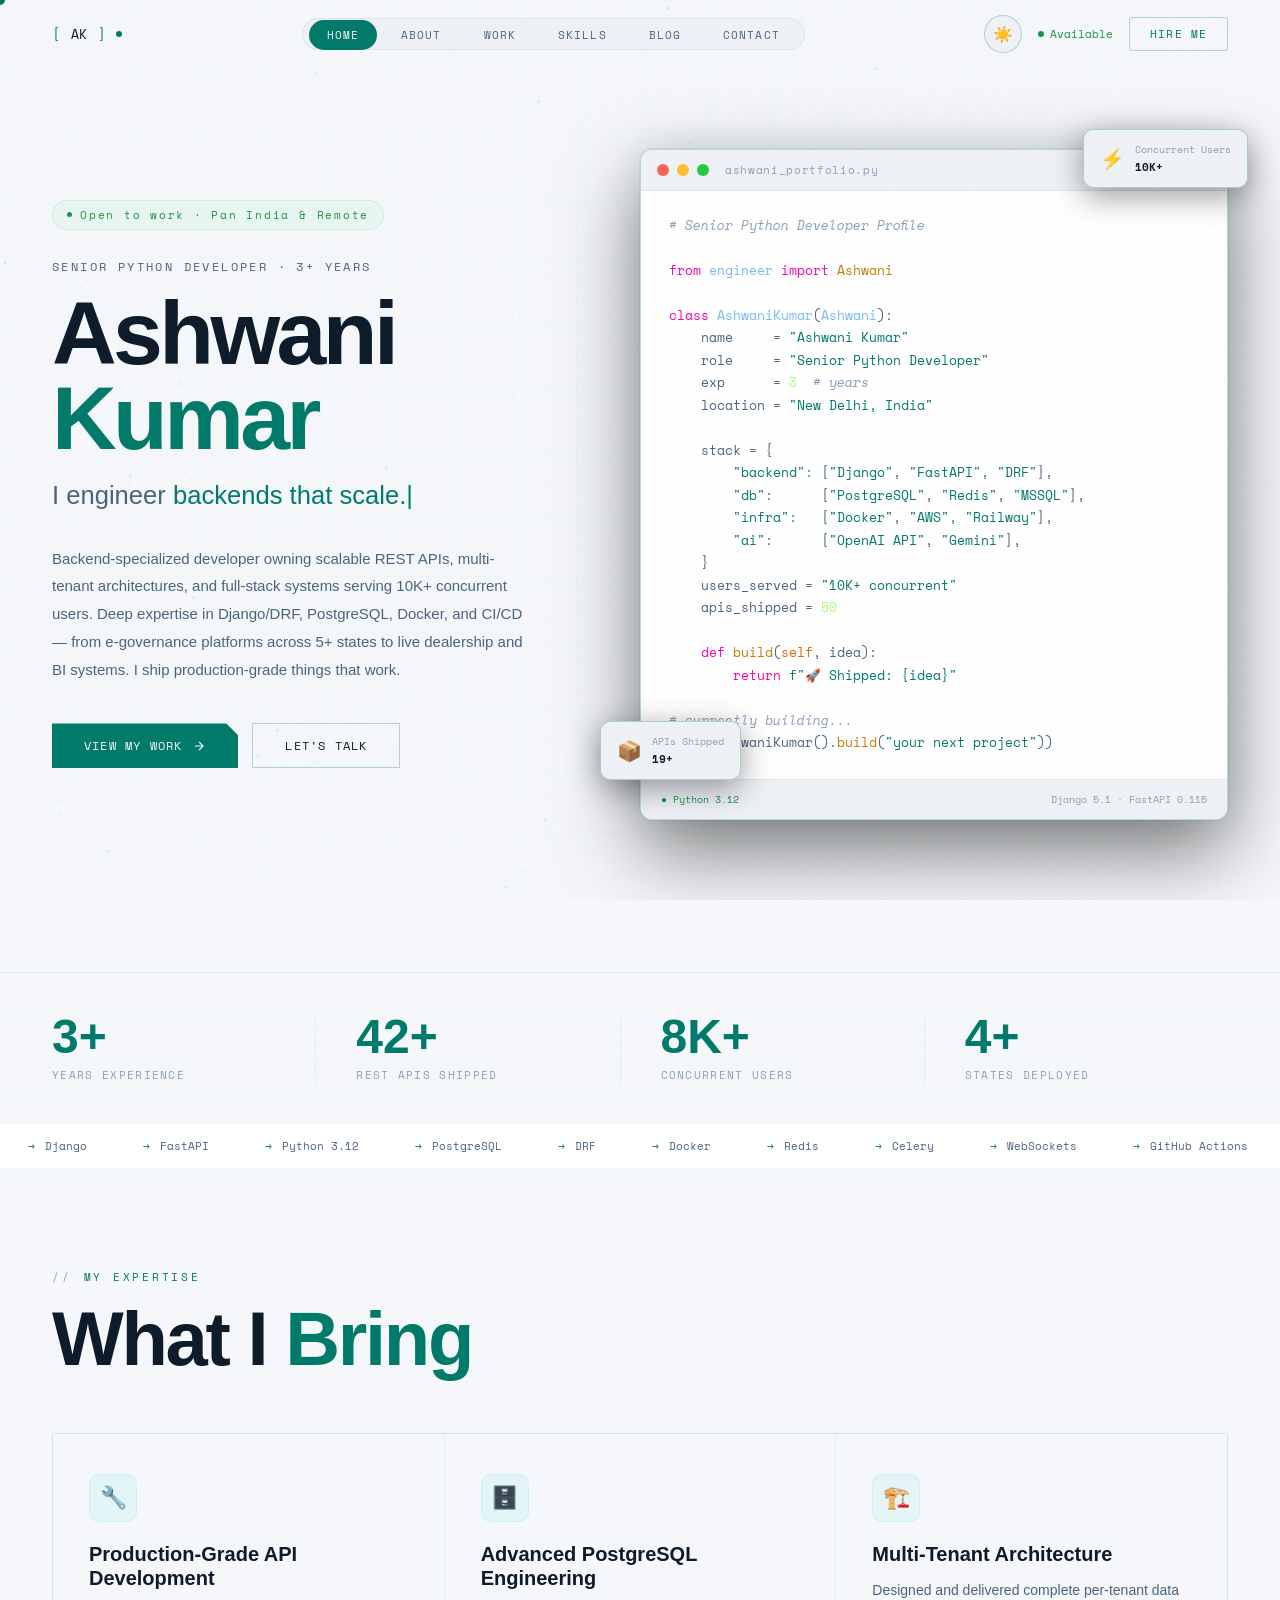
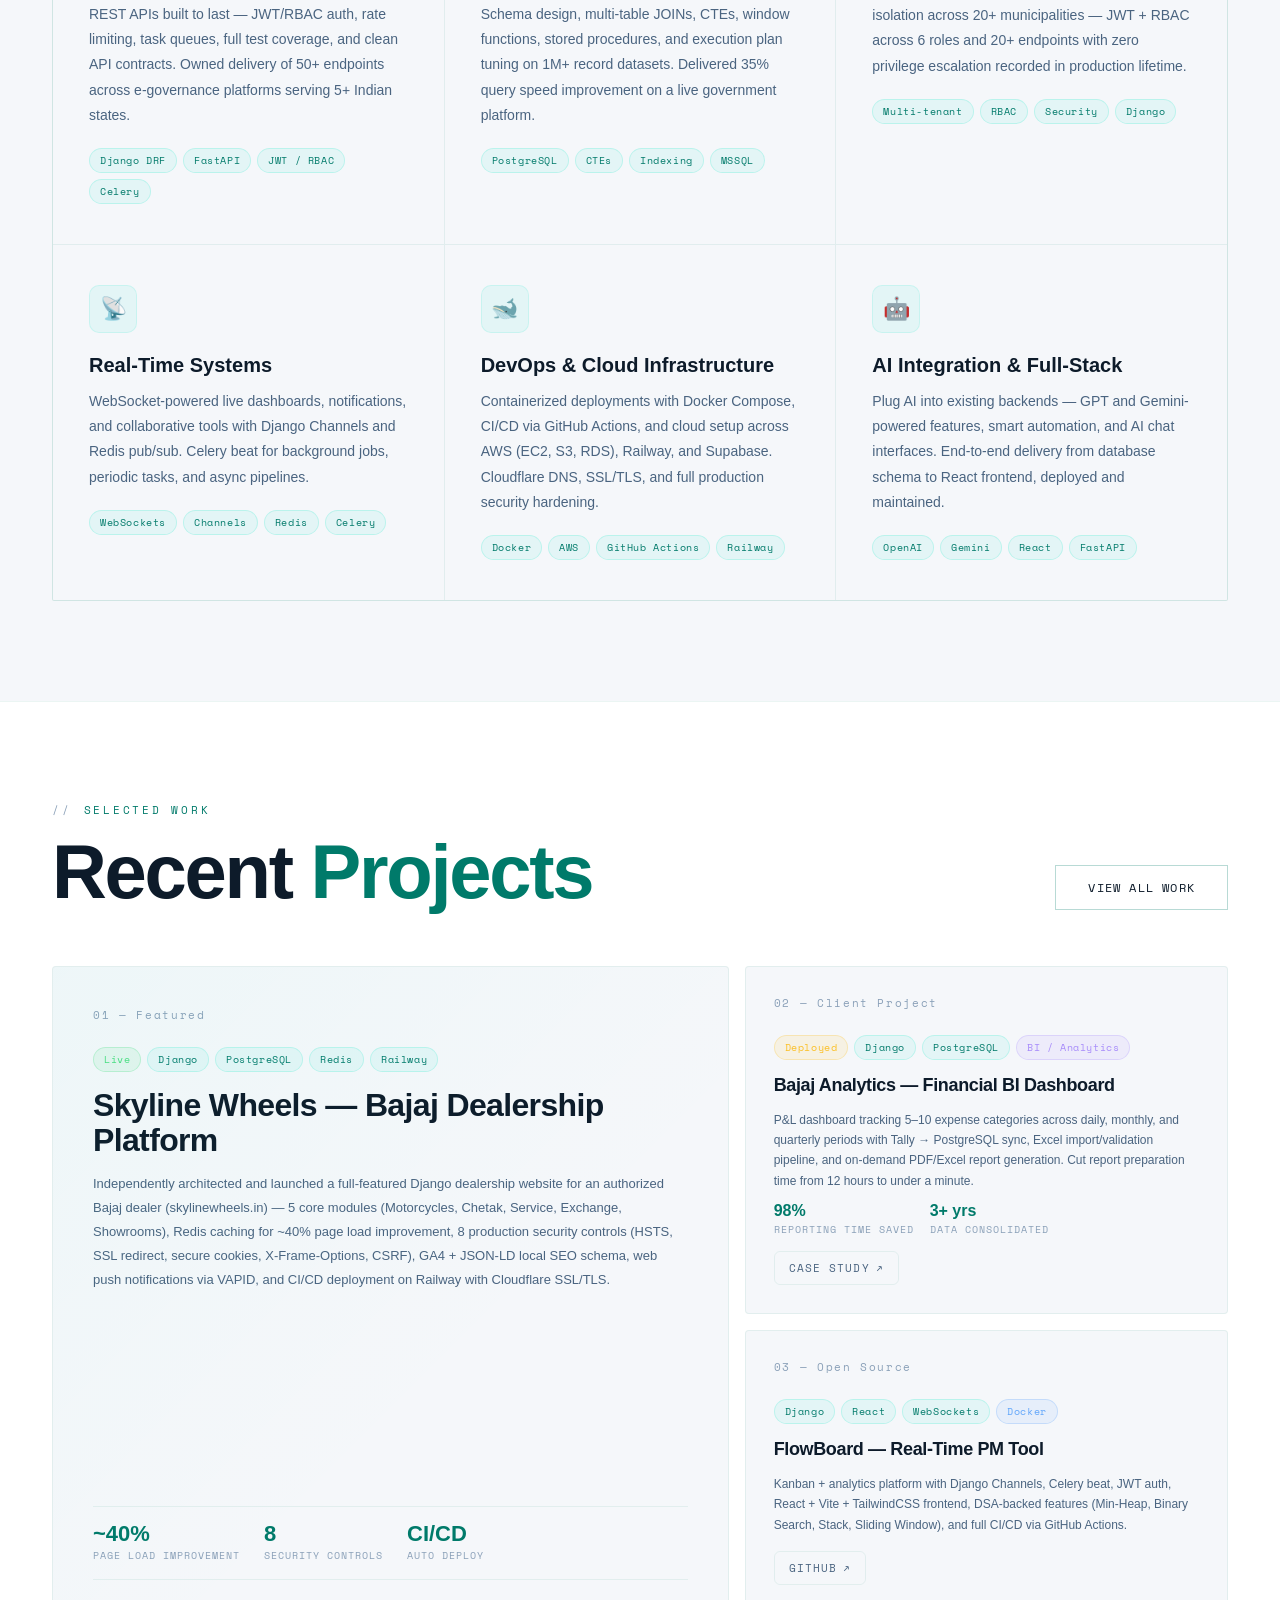
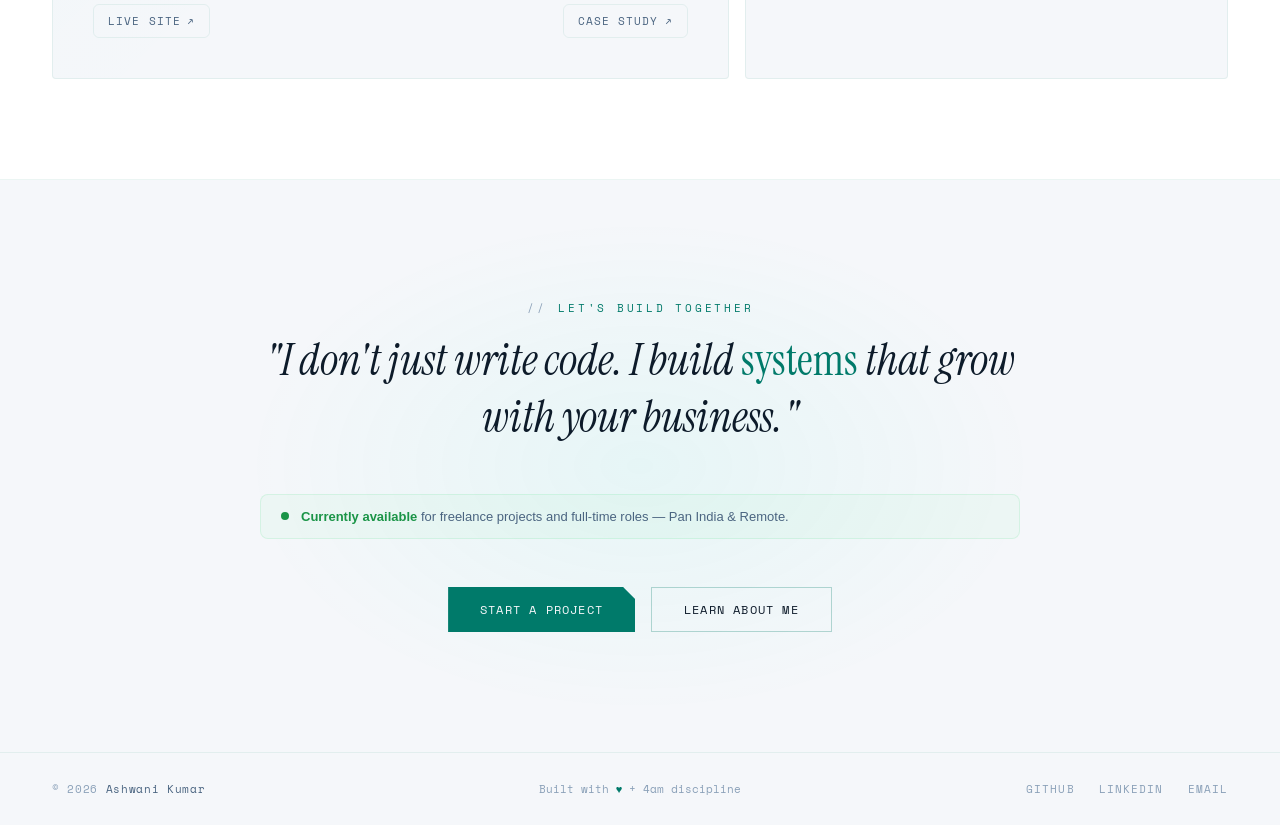
<file: frontend/index.html>
<!DOCTYPE html>
<html lang="en">
<head>
<meta charset="UTF-8">
<meta name="viewport" content="width=device-width,initial-scale=1.0">
<title>Ashwani Kumar — Full-Stack Developer</title>
<meta name="description" content="Full-Stack Developer specializing in Django, FastAPI, PostgreSQL, and scalable backend systems. Available for projects in Delhi NCR and Remote.">
<link rel="stylesheet" href="style.css">
<style>
/* ── HOME SPECIFIC ── */
main { position:relative; z-index:1; }

/* HERO */
#hero {
  min-height:100vh;
  display:grid; grid-template-columns:1fr 1fr;
  align-items:center; gap:0;
  padding:0 52px 0;
  padding-top:68px;
  overflow:hidden; position:relative;
}
.hero-grid-bg {
  position:absolute; inset:0; z-index:0;
  background-image:
    linear-gradient(rgba(0,229,192,.04) 1px, transparent 1px),
    linear-gradient(90deg, rgba(0,229,192,.04) 1px, transparent 1px);
  background-size:64px 64px;
  mask-image:radial-gradient(ellipse 80% 80% at 50% 50%, black, transparent);
}
.hero-left { position:relative; z-index:1; padding-right:48px; }

.hero-status {
  display:inline-flex; align-items:center; gap:8px;
  font-family:var(--font-mono); font-size:11px;
  color:var(--green); letter-spacing:.16em;
  background:rgba(74,222,128,.07);
  border:1px solid rgba(74,222,128,.18);
  padding:6px 14px; border-radius:100px;
  margin-bottom:28px;
  opacity:0; animation:fadeUp .6s .1s forwards;
}
.hero-status .dot {
  width:5px; height:5px;
  background:var(--green); border-radius:50%;
  animation:pulse-dot2 2s infinite;
}

.hero-eyebrow {
  font-family:var(--font-mono); font-size:12px;
  color:var(--text2); letter-spacing:.2em; text-transform:uppercase;
  margin-bottom:16px;
  opacity:0; animation:fadeUp .6s .2s forwards;
}

.hero-name {
  font-family:var(--font-head); font-size:clamp(56px,7vw,90px);
  font-weight:900; line-height:.95; letter-spacing:-.04em;
  margin-bottom:20px;
  opacity:0; animation:fadeUp .7s .3s forwards;
}
.hero-name .first { display:block; color:var(--text); }
.hero-name .last  { display:block; color:var(--cyan); position:relative; }
.hero-name .last::after {
  content:attr(data-text);
  position:absolute; left:0; top:0;
  color:var(--red);
  clip-path:polygon(0 40%,100% 40%,100% 58%,0 58%);
  opacity:0; animation:glitch-slice 5s infinite 3s;
}
@keyframes glitch-slice {
  0%,90%,100%{opacity:0;transform:none}
  91%{opacity:1;transform:translateX(-5px) skewX(-3deg)}
  93%{opacity:1;transform:translateX(5px) skewX(3deg)}
  95%{opacity:0}
}

.hero-role {
  font-family:var(--font-head); font-size:clamp(18px,2vw,26px);
  font-weight:400; color:var(--text2);
  margin-bottom:28px; min-height:1.4em;
  opacity:0; animation:fadeUp .7s .45s forwards;
}
.hero-role #tw { color:var(--cyan); }
.hero-role #tw::after { content:'|'; animation:blink .7s infinite; }

.hero-desc {
  font-size:15px; color:var(--text2); line-height:1.85;
  max-width:480px; margin-bottom:40px;
  opacity:0; animation:fadeUp .7s .58s forwards;
}

.hero-actions {
  display:flex; gap:14px; flex-wrap:wrap;
  opacity:0; animation:fadeUp .7s .7s forwards;
}

/* ── HERO RIGHT — code window ── */
.hero-right {
  position:relative; z-index:1;
  opacity:0; animation:fadeUp .9s .5s forwards;
}
.code-window {
  background:var(--c1); border:1px solid var(--border2);
  border-radius:12px; overflow:hidden;
  box-shadow:0 32px 80px rgba(0,0,0,.5), 0 0 0 1px var(--border3), var(--glow);
  transition:box-shadow .4s;
}
.code-window:hover {
  box-shadow:0 40px 100px rgba(0,0,0,.6), 0 0 0 1px var(--border2),
    0 0 40px rgba(0,229,192,.08);
}
.code-topbar {
  background:var(--c2); padding:12px 16px;
  display:flex; align-items:center; gap:8px;
  border-bottom:1px solid var(--border3);
}
.code-topbar .dot { width:12px; height:12px; border-radius:50%; }
.code-topbar .dot:nth-child(1){background:#ff5f57}
.code-topbar .dot:nth-child(2){background:#ffbd2e}
.code-topbar .dot:nth-child(3){background:#28c940}
.code-topbar .title {
  font-family:var(--font-mono); font-size:11px; color:var(--text3);
  margin-left:8px; letter-spacing:.06em;
}
.code-body { padding:24px 28px; }
pre {
  font-family:var(--font-mono); font-size:12.5px;
  line-height:1.8; color:var(--text2);
  white-space:pre; overflow-x:auto;
}
.kw  { color:#f0a; }
.fn  { color:var(--amber); }
.str { color:var(--cyan); }
.cm  { color:var(--text3); font-style:italic; }
.nr  { color:#a8ff78; }
.cls { color:#79b8ff; }
.pr  { color:#e36209; }

.code-footer {
  padding:12px 20px; border-top:1px solid var(--border3);
  background:var(--c2);
  display:flex; align-items:center; gap:8px;
}
.code-footer span { font-family:var(--font-mono); font-size:10px; color:var(--text3); }
.code-footer .run { color:var(--green); }

/* floating badges */
.float-badge {
  position:absolute; background:var(--c2);
  border:1px solid var(--border2); border-radius:10px;
  padding:12px 16px; display:flex; align-items:center; gap:10px;
  font-family:var(--font-mono); font-size:11px;
  box-shadow:0 8px 32px rgba(0,0,0,.4);
  animation:float 3s ease-in-out infinite;
  backdrop-filter:blur(8px);
}
.float-badge:nth-child(2){ animation-delay:-.8s; }
.float-badge:nth-child(3){ animation-delay:-1.6s; }
.float-badge .icon { font-size:20px; }
.float-badge .badge-label { color:var(--text3); font-size:10px; margin-bottom:2px; }
.float-badge .badge-val  { color:var(--text); font-weight:700; }
@keyframes float {
  0%,100%{transform:translateY(0)} 50%{transform:translateY(-8px)}
}
.fb1 { top:-20px; right:-20px; }
.fb2 { bottom:40px; left:-40px; }

/* ── HERO STATS ── */
.hero-stats {
  border-top:1px solid var(--border3);
  margin-top:72px; padding:40px 52px;
  display:flex; gap:0; position:relative; z-index:1;
  background:linear-gradient(to bottom, var(--c0), transparent);
}
.stat-item {
  flex:1; padding:0 40px;
  border-right:1px solid var(--border3);
  transition:transform .3s var(--ease);
}
.stat-item:hover { transform:translateY(-3px); }
.stat-item:first-child { padding-left:0; }
.stat-item:last-child  { border-right:none; }
.stat-n {
  font-family:var(--font-head); font-size:48px; font-weight:900;
  line-height:1; color:var(--text); margin-bottom:6px;
}
.stat-n span { color:var(--cyan); }
.stat-l { font-family:var(--font-mono); font-size:11px; color:var(--text3); letter-spacing:.12em; text-transform:uppercase; }

/* ── EXPERTISE ── */
#expertise { padding:100px 52px; max-width:1300px; margin:0 auto; }

.expertise-grid {
  display:grid; grid-template-columns:repeat(3,1fr); gap:1px;
  background:var(--border3); border:1px solid var(--border3);
  border-radius:2px; overflow:hidden;
  margin-top:56px;
}
.expertise-card {
  background:var(--c0); padding:40px 36px;
  transition:background .3s, transform .3s var(--ease);
  position:relative; overflow:hidden;
}
.expertise-card::before {
  content:'';
  position:absolute; top:0; left:0; right:0; height:2px;
  background:linear-gradient(90deg, transparent, var(--cyan), transparent);
  transform:scaleX(0); transform-origin:left;
  transition:transform .4s var(--ease);
}
.expertise-card:hover::before { transform:scaleX(1); }
.expertise-card:hover { background:var(--c1); }

.expertise-card .expertise-icon {
  display:inline-flex; align-items:center; justify-content:center;
  width:48px; height:48px; border-radius:10px;
  background:rgba(0,229,192,.07); border:1px solid rgba(0,229,192,.12);
  font-size:22px; margin-bottom:20px;
  transition:background .3s, border-color .3s;
}
.expertise-card:hover .expertise-icon {
  background:rgba(0,229,192,.12);
  border-color:rgba(0,229,192,.25);
}

.expertise-title {
  font-family:var(--font-head); font-size:20px; font-weight:700;
  margin-bottom:12px; line-height:1.2;
}
.expertise-desc { font-size:14px; color:var(--text2); line-height:1.8; margin-bottom:20px; }
.expertise-tags { display:flex; flex-wrap:wrap; gap:6px; }

/* ── FEATURED WORK ── */
#featured {
  padding:100px 52px;
  background:var(--c1);
  border-top:1px solid var(--border3);
  border-bottom:1px solid var(--border3);
}
.featured-inner { max-width:1300px; margin:0 auto; }
.featured-top {
  display:flex; align-items:flex-end;
  justify-content:space-between; margin-bottom:56px;
}
.featured-grid {
  display:grid; grid-template-columns:7fr 5fr; gap:16px;
}
.feat-main {
  background:var(--c0); border:1px solid var(--border3);
  padding:40px; position:relative; overflow:hidden;
  transition:border-color .3s, box-shadow .3s;
  display:flex; flex-direction:column;
  border-radius:4px;
}
.feat-main::after {
  content:'';
  position:absolute; inset:0;
  background:linear-gradient(135deg, rgba(0,229,192,.03) 0%, transparent 60%);
  pointer-events:none;
}
.feat-main:hover {
  border-color:var(--border2);
  box-shadow:0 16px 48px rgba(0,0,0,.3);
}
.feat-side { display:grid; grid-template-rows:1fr 1fr; gap:16px; }
.feat-small {
  background:var(--c0); border:1px solid var(--border3);
  padding:28px; border-radius:4px;
  transition:border-color .3s, box-shadow .3s, transform .3s var(--ease);
}
.feat-small:hover {
  border-color:var(--border2);
  box-shadow:0 8px 24px rgba(0,0,0,.25);
  transform:translateY(-2px);
}
.feat-num {
  font-family:var(--font-mono); font-size:11px; color:var(--text3);
  letter-spacing:.15em; margin-bottom:24px;
}
.feat-tag-row { display:flex; gap:6px; margin-bottom:16px; flex-wrap:wrap; }
.feat-title {
  font-family:var(--font-head); font-size:clamp(22px,2.5vw,32px);
  font-weight:800; line-height:1.1; margin-bottom:14px;
  letter-spacing:-.02em;
}
.feat-desc {
  font-size:13px; color:var(--text2);
  line-height:1.85; margin-bottom:28px; flex:1;
}
.feat-footer { display:flex; align-items:center; justify-content:space-between; }
.feat-link {
  font-family:var(--font-mono); font-size:11px;
  color:var(--text2); text-decoration:none;
  letter-spacing:.1em; text-transform:uppercase;
  display:inline-flex; align-items:center; gap:6px;
  padding:8px 14px; border:1px solid var(--border3);
  border-radius:6px; transition:color .2s, border-color .2s, background .2s;
}
.feat-link::after { content:'↗'; }
.feat-link:hover {
  color:var(--cyan);
  border-color:rgba(0,229,192,.3);
  background:rgba(0,229,192,.05);
}

/* pill colour variants */
.pill.green  { background:rgba(74,222,128,.1); color:#4ade80; border-color:rgba(74,222,128,.25); }
.pill.amber  { background:rgba(251,191,36,.1); color:#fbbf24; border-color:rgba(251,191,36,.25); }
.pill.blue   { background:rgba(96,165,250,.1); color:#60a5fa; border-color:rgba(96,165,250,.25); }
.pill.purple { background:rgba(167,139,250,.1); color:#a78bfa; border-color:rgba(167,139,250,.25); }

/* impact metric strip inside feat-main */
.feat-impact {
  display:flex; gap:24px; flex-wrap:wrap;
  margin-bottom:24px; padding:16px 0;
  border-top:1px solid var(--border3);
  border-bottom:1px solid var(--border3);
}
.impact-item { text-align:left; }
.impact-n {
  font-family:var(--font-head); font-size:22px; font-weight:800;
  color:var(--cyan); line-height:1;
}
.impact-l {
  font-family:var(--font-mono); font-size:10px;
  color:var(--text3); letter-spacing:.1em;
  text-transform:uppercase; margin-top:3px;
}

/* ── CTA ── */
#cta {
  padding:120px 52px; text-align:center;
  position:relative; overflow:hidden;
}
.cta-glow {
  position:absolute; top:50%; left:50%;
  transform:translate(-50%,-50%);
  width:800px; height:500px;
  background:radial-gradient(ellipse, rgba(0,229,192,.06) 0%, transparent 70%);
  pointer-events:none;
}
.cta-inner { position:relative; max-width:760px; margin:0 auto; }
.cta-quote {
  font-family:var(--font-serif); font-style:italic;
  font-size:clamp(26px,4vw,44px); color:var(--text);
  line-height:1.3; margin-bottom:48px;
}
.cta-quote em { color:var(--cyan); font-style:normal; }
.cta-actions { display:flex; justify-content:center; gap:16px; flex-wrap:wrap; }

/* ── AVAILABILITY BANNER ── */
.avail-banner {
  background:rgba(74,222,128,.05);
  border:1px solid rgba(74,222,128,.15);
  border-radius:8px; padding:14px 20px;
  display:flex; align-items:center; gap:12px;
  max-width:760px; margin:0 auto 48px;
  font-size:13px; color:var(--text2);
}
.avail-banner .av-dot {
  width:8px; height:8px; border-radius:50%;
  background:var(--green); flex-shrink:0;
  animation:pulse-dot2 2s infinite;
}
.avail-banner strong { color:var(--green); }

/* ── RESPONSIVE ── */
@media(max-width:1100px){
  #hero { grid-template-columns:1fr; min-height:auto; padding-top:100px; padding-bottom:60px; }
  .hero-right { display:none; }
  .hero-left { padding-right:0; }
  .featured-grid { grid-template-columns:1fr; }
  .feat-side { grid-template-rows:auto; grid-template-columns:1fr 1fr; }
  .expertise-grid { grid-template-columns:1fr 1fr; }
}
@media(max-width:700px){
  #hero,#expertise,#featured,#cta { padding-left:20px; padding-right:20px; }
  .hero-stats { padding:32px 20px; flex-wrap:wrap; }
  .stat-item { border-right:none; padding:12px 0; flex:0 0 50%; }
  .expertise-grid { grid-template-columns:1fr; }
  .feat-side { grid-template-columns:1fr; }
  .featured-top { flex-direction:column; align-items:flex-start; gap:20px; }
  .feat-impact { gap:16px; }
}

@keyframes fadeUp  { from{opacity:0;transform:translateY(18px)} to{opacity:1;transform:none} }
@keyframes blink   { 0%,100%{opacity:1} 50%{opacity:0} }
</style>
</head>
<body>

<div id="cursor"></div>
<div id="cursor-ring"></div>
<div id="scroll-progress"></div>
<div id="page-transition"></div>
<div id="pt-label"></div>
<canvas id="bg-canvas"></canvas>

<!-- NAV -->
<nav id="nav">
  <a href="index.html" class="nav-logo">
    <span class="logo-bracket">[</span>AK<span class="logo-bracket">]</span>
    <div class="logo-dot"></div>
  </a>
  <ul class="nav-center">
    <li><a href="index.html">Home</a></li>
    <li><a href="about.html">About</a></li>
    <li><a href="work.html">Work</a></li>
    <li><a href="skills.html">Skills</a></li>
    <li><a href="blog.html">Blog</a></li>
    <li><a href="contact.html">Contact</a></li>
  </ul>
  <div class="nav-right">
    <span class="nav-avail">Available</span>
    <a href="contact.html" class="nav-hire">Hire Me</a>
  </div>
  <button class="nav-hamburger" id="hamburger" aria-label="Menu">
    <span></span><span></span><span></span>
  </button>
</nav>

<div id="mobile-menu">
  <a href="index.html">Home</a>
  <a href="about.html">About</a>
  <a href="work.html">Work</a>
  <a href="skills.html">Skills</a>
  <a href="blog.html">Blog</a>
  <a href="contact.html">Contact</a>
</div>

<main>

<!-- HERO -->
<section id="hero">
  <div class="hero-grid-bg"></div>

  <div class="hero-left">
    <div class="hero-status">
      <span class="dot"></span>Open to work · Pan India &amp; Remote
    </div>
    <div class="hero-eyebrow">Senior Python Developer · 3+ Years</div>
    <h1 class="hero-name">
      <span class="first">Ashwani</span>
      <span class="last" data-text="Kumar">Kumar</span>
    </h1>
    <div class="hero-role">I engineer <span id="tw"></span></div>
    <p class="hero-desc">
      Backend-specialized developer owning scalable REST APIs, multi-tenant architectures,
      and full-stack systems serving 10K+ concurrent users. Deep expertise in Django/DRF,
      PostgreSQL, Docker, and CI/CD — from e-governance platforms across 5+ states
      to live dealership and BI systems. I ship production-grade things that work.
    </p>
    <div class="hero-actions">
      <a href="work.html" class="btn btn-fill" data-magnetic>
        View My Work
        <svg viewBox="0 0 24 24" fill="none" stroke="currentColor" stroke-width="2">
          <path d="M5 12h14M12 5l7 7-7 7"/>
        </svg>
      </a>
      <a href="contact.html" class="btn btn-outline" data-magnetic>Let's Talk</a>
    </div>
  </div>

  <div class="hero-right">
    <div class="code-window">
      <div class="code-topbar">
        <div class="dot"></div><div class="dot"></div><div class="dot"></div>
        <span class="title">ashwani_portfolio.py</span>
      </div>
      <div class="code-body">
<pre><span class="cm"># Senior Python Developer Profile</span>

<span class="kw">from</span> <span class="cls">engineer</span> <span class="kw">import</span> <span class="fn">Ashwani</span>

<span class="kw">class</span> <span class="cls">AshwaniKumar</span>(<span class="cls">Ashwani</span>):
    name     = <span class="str">"Ashwani Kumar"</span>
    role     = <span class="str">"Senior Python Developer"</span>
    exp      = <span class="nr">3</span>  <span class="cm"># years</span>
    location = <span class="str">"New Delhi, India"</span>

    stack = {
        <span class="str">"backend"</span>: [<span class="str">"Django"</span>, <span class="str">"FastAPI"</span>, <span class="str">"DRF"</span>],
        <span class="str">"db"</span>:      [<span class="str">"PostgreSQL"</span>, <span class="str">"Redis"</span>, <span class="str">"MSSQL"</span>],
        <span class="str">"infra"</span>:   [<span class="str">"Docker"</span>, <span class="str">"AWS"</span>, <span class="str">"Railway"</span>],
        <span class="str">"ai"</span>:      [<span class="str">"OpenAI API"</span>, <span class="str">"Gemini"</span>],
    }
    users_served = <span class="str">"10K+ concurrent"</span>
    apis_shipped = <span class="nr">50</span>

    <span class="kw">def</span> <span class="fn">build</span>(<span class="pr">self</span>, idea):
        <span class="kw">return</span> <span class="str">f"🚀 Shipped: {idea}"</span>

<span class="cm"># currently building...</span>
<span class="fn">print</span>(AshwaniKumar().<span class="fn">build</span>(<span class="str">"your next project"</span>))</pre>
      </div>
      <div class="code-footer">
        <span class="run">● Python 3.12</span>
        <span style="margin-left:auto">Django 5.1 · FastAPI 0.115</span>
      </div>
    </div>

    <div class="float-badge fb1">
      <span class="icon">⚡</span>
      <div>
        <div class="badge-label">Concurrent Users</div>
        <div class="badge-val">10K+</div>
      </div>
    </div>
    <div class="float-badge fb2">
      <span class="icon">📦</span>
      <div>
        <div class="badge-label">APIs Shipped</div>
        <div class="badge-val" data-count="50" data-suffix="+">50+</div>
      </div>
    </div>
  </div>
</section>

<!-- STATS STRIP -->
<div class="hero-stats">
  <div class="stat-item reveal">
    <div class="stat-n"><span data-count="3" data-suffix="+">3+</span></div>
    <div class="stat-l">Years Experience</div>
  </div>
  <div class="stat-item reveal" data-delay="100">
    <div class="stat-n"><span data-count="50" data-suffix="+">50+</span></div>
    <div class="stat-l">REST APIs Shipped</div>
  </div>
  <div class="stat-item reveal" data-delay="200">
    <div class="stat-n"><span data-count="10" data-suffix="K+">10K+</span></div>
    <div class="stat-l">Concurrent Users</div>
  </div>
  <div class="stat-item reveal" data-delay="300">
    <div class="stat-n"><span data-count="5" data-suffix="+">5+</span></div>
    <div class="stat-l">States Deployed</div>
  </div>
</div>

<!-- TICKER -->
<div class="ticker-wrap">
  <div class="ticker-track" id="ticker"></div>
</div>

<!-- MY EXPERTISE -->
<section id="expertise">
  <div class="section-tag reveal">My Expertise</div>
  <h2 class="big-title reveal" data-delay="80">What I <span class="c">Bring</span></h2>
  <div class="expertise-grid">

    <div class="expertise-card reveal">
      <div class="expertise-icon">🔧</div>
      <div class="expertise-title">Production-Grade API Development</div>
      <p class="expertise-desc">REST APIs built to last — JWT/RBAC auth, rate limiting, task queues, full test coverage, and clean API contracts. Owned delivery of 50+ endpoints across e-governance platforms serving 5+ Indian states.</p>
      <div class="expertise-tags">
        <span class="pill">Django DRF</span><span class="pill">FastAPI</span>
        <span class="pill">JWT / RBAC</span><span class="pill">Celery</span>
      </div>
    </div>

    <div class="expertise-card reveal" data-delay="80">
      <div class="expertise-icon">🗄️</div>
      <div class="expertise-title">Advanced PostgreSQL Engineering</div>
      <p class="expertise-desc">Schema design, multi-table JOINs, CTEs, window functions, stored procedures, and execution plan tuning on 1M+ record datasets. Delivered 35% query speed improvement on a live government platform.</p>
      <div class="expertise-tags">
        <span class="pill">PostgreSQL</span><span class="pill">CTEs</span>
        <span class="pill">Indexing</span><span class="pill">MSSQL</span>
      </div>
    </div>

    <div class="expertise-card reveal" data-delay="160">
      <div class="expertise-icon">🏗️</div>
      <div class="expertise-title">Multi-Tenant Architecture</div>
      <p class="expertise-desc">Designed and delivered complete per-tenant data isolation across 20+ municipalities — JWT + RBAC across 6 roles and 20+ endpoints with zero privilege escalation recorded in production lifetime.</p>
      <div class="expertise-tags">
        <span class="pill">Multi-tenant</span><span class="pill">RBAC</span>
        <span class="pill">Security</span><span class="pill">Django</span>
      </div>
    </div>

    <div class="expertise-card reveal" data-delay="80">
      <div class="expertise-icon">📡</div>
      <div class="expertise-title">Real-Time Systems</div>
      <p class="expertise-desc">WebSocket-powered live dashboards, notifications, and collaborative tools with Django Channels and Redis pub/sub. Celery beat for background jobs, periodic tasks, and async pipelines.</p>
      <div class="expertise-tags">
        <span class="pill">WebSockets</span><span class="pill">Channels</span>
        <span class="pill">Redis</span><span class="pill">Celery</span>
      </div>
    </div>

    <div class="expertise-card reveal" data-delay="160">
      <div class="expertise-icon">🐋</div>
      <div class="expertise-title">DevOps &amp; Cloud Infrastructure</div>
      <p class="expertise-desc">Containerized deployments with Docker Compose, CI/CD via GitHub Actions, and cloud setup across AWS (EC2, S3, RDS), Railway, and Supabase. Cloudflare DNS, SSL/TLS, and full production security hardening.</p>
      <div class="expertise-tags">
        <span class="pill">Docker</span><span class="pill">AWS</span>
        <span class="pill">GitHub Actions</span><span class="pill">Railway</span>
      </div>
    </div>

    <div class="expertise-card reveal" data-delay="240">
      <div class="expertise-icon">🤖</div>
      <div class="expertise-title">AI Integration &amp; Full-Stack</div>
      <p class="expertise-desc">Plug AI into existing backends — GPT and Gemini-powered features, smart automation, and AI chat interfaces. End-to-end delivery from database schema to React frontend, deployed and maintained.</p>
      <div class="expertise-tags">
        <span class="pill">OpenAI</span><span class="pill">Gemini</span>
        <span class="pill">React</span><span class="pill">FastAPI</span>
      </div>
    </div>

  </div>
</section>

<!-- FEATURED WORK -->
<section id="featured">
  <div class="featured-inner">
    <div class="featured-top reveal">
      <div>
        <div class="section-tag">Selected Work</div>
        <h2 class="big-title">Recent <span class="c">Projects</span></h2>
      </div>
      <a href="work.html" class="btn btn-outline">View All Work</a>
    </div>

    <div class="featured-grid">

      <!-- MAIN PROJECT -->
      <div class="feat-main reveal">
        <div class="feat-num">01 — Featured</div>
        <div class="feat-tag-row">
          <span class="pill green">Live</span>
          <span class="pill">Django</span>
          <span class="pill">PostgreSQL</span>
          <span class="pill">Redis</span>
          <span class="pill">Railway</span>
        </div>
        <div class="feat-title">Skyline Wheels — Bajaj Dealership Platform</div>
        <p class="feat-desc">
          Independently architected and launched a full-featured Django dealership website
          for an authorized Bajaj dealer (skylinewheels.in) — 5 core modules
          (Motorcycles, Chetak, Service, Exchange, Showrooms), Redis caching for ~40% page load
          improvement, 8 production security controls (HSTS, SSL redirect, secure cookies,
          X-Frame-Options, CSRF), GA4 + JSON-LD local SEO schema, web push notifications via VAPID,
          and CI/CD deployment on Railway with Cloudflare SSL/TLS.
        </p>
        <div class="feat-impact">
          <div class="impact-item">
            <div class="impact-n">~40%</div>
            <div class="impact-l">Page Load Improvement</div>
          </div>
          <div class="impact-item">
            <div class="impact-n">8</div>
            <div class="impact-l">Security Controls</div>
          </div>
          <div class="impact-item">
            <div class="impact-n">CI/CD</div>
            <div class="impact-l">Auto Deploy</div>
          </div>
        </div>
        <div class="feat-footer">
          <a href="https://www.skylinewheels.in" class="feat-link" target="_blank" rel="noopener">Live Site</a>
          <a href="work.html" class="feat-link">Case Study</a>
        </div>
      </div>

      <!-- SIDE PROJECTS -->
      <div class="feat-side">

        <div class="feat-small reveal" data-delay="80">
          <div class="feat-num">02 — Client Project</div>
          <div class="feat-tag-row">
            <span class="pill amber">Deployed</span>
            <span class="pill">Django</span>
            <span class="pill">PostgreSQL</span>
            <span class="pill purple">BI / Analytics</span>
          </div>
          <div class="feat-title" style="font-size:18px">Bajaj Analytics — Financial BI Dashboard</div>
          <p style="font-size:12px;color:var(--text2);line-height:1.7;margin-bottom:12px">
            P&amp;L dashboard tracking 5–10 expense categories across daily, monthly, and quarterly
            periods with Tally → PostgreSQL sync, Excel import/validation pipeline, and on-demand
            PDF/Excel report generation. Cut report preparation time from 12 hours to under a minute.
          </p>
          <div style="display:flex;gap:16px;margin-bottom:14px">
            <div class="impact-item">
              <div class="impact-n" style="font-size:16px">98%</div>
              <div class="impact-l">Reporting Time Saved</div>
            </div>
            <div class="impact-item">
              <div class="impact-n" style="font-size:16px">3+ yrs</div>
              <div class="impact-l">Data Consolidated</div>
            </div>
          </div>
          <a href="work.html" class="feat-link">Case Study</a>
        </div>

        <div class="feat-small reveal" data-delay="160">
          <div class="feat-num">03 — Open Source</div>
          <div class="feat-tag-row">
            <span class="pill">Django</span>
            <span class="pill">React</span>
            <span class="pill">WebSockets</span>
            <span class="pill blue">Docker</span>
          </div>
          <div class="feat-title" style="font-size:18px">FlowBoard — Real-Time PM Tool</div>
          <p style="font-size:12px;color:var(--text2);line-height:1.7;margin-bottom:16px">
            Kanban + analytics platform with Django Channels, Celery beat, JWT auth, React + Vite +
            TailwindCSS frontend, DSA-backed features (Min-Heap, Binary Search, Stack, Sliding Window),
            and full CI/CD via GitHub Actions.
          </p>
          <a href="https://github.com/Ashwani1611/flowboard" class="feat-link" target="_blank" rel="noopener">GitHub</a>
        </div>

      </div>
    </div>
  </div>
</section>

<!-- CTA -->
<section id="cta">
  <div class="cta-glow"></div>
  <div class="cta-inner">
    <div class="section-tag reveal" style="justify-content:center">Let's Build Together</div>
    <p class="cta-quote reveal" data-delay="80">
      "I don't just write code. I build <em>systems</em> that grow with your business."
    </p>
    <div class="avail-banner reveal" data-delay="120">
      <span class="av-dot"></span>
      <span><strong>Currently available</strong> for freelance projects and full-time roles — Pan India &amp; Remote.</span>
    </div>
    <div class="cta-actions reveal" data-delay="160">
      <a href="contact.html" class="btn btn-fill" data-magnetic>Start a Project</a>
      <a href="about.html"   class="btn btn-outline" data-magnetic>Learn About Me</a>
    </div>
  </div>
</section>

</main>

<footer>
  <div class="footer-left">© 2026 <span>Ashwani Kumar</span></div>
  <div class="footer-center">Built with <span>♥</span> + 4am discipline</div>
  <div class="footer-right">
    <a href="https://github.com/Ashwani1611" target="_blank" rel="noopener">GitHub</a>
    <a href="https://linkedin.com/in/ashwani-kumar" target="_blank" rel="noopener">LinkedIn</a>
    <a href="contact.html">Email</a>
  </div>
</footer>

<script src="main.js"></script>
<script>
// Typewriter
initTypewriter(document.getElementById('tw'), [
  'backends that scale.',
  'REST APIs that fly.',
  'multi-tenant systems.',
  'with Django & FastAPI.',
  'systems that ship.'
]);

// Ticker
const techs = [
  'Django','FastAPI','Python 3.12','PostgreSQL','DRF',
  'Docker','Redis','Celery','WebSockets','GitHub Actions',
  'AWS EC2 / S3','Railway','Cloudinary','OpenAI API',
  'JWT / RBAC','Multi-tenant','React','IIT Mandi'
];
const t = document.getElementById('ticker');
const html = [...techs,...techs,...techs,...techs]
  .map(x => `<div class="ticker-item"><span class="sep">→</span>${x}</div>`)
  .join('');
t.innerHTML = html + html;
</script>
</body>
</html>
</file>
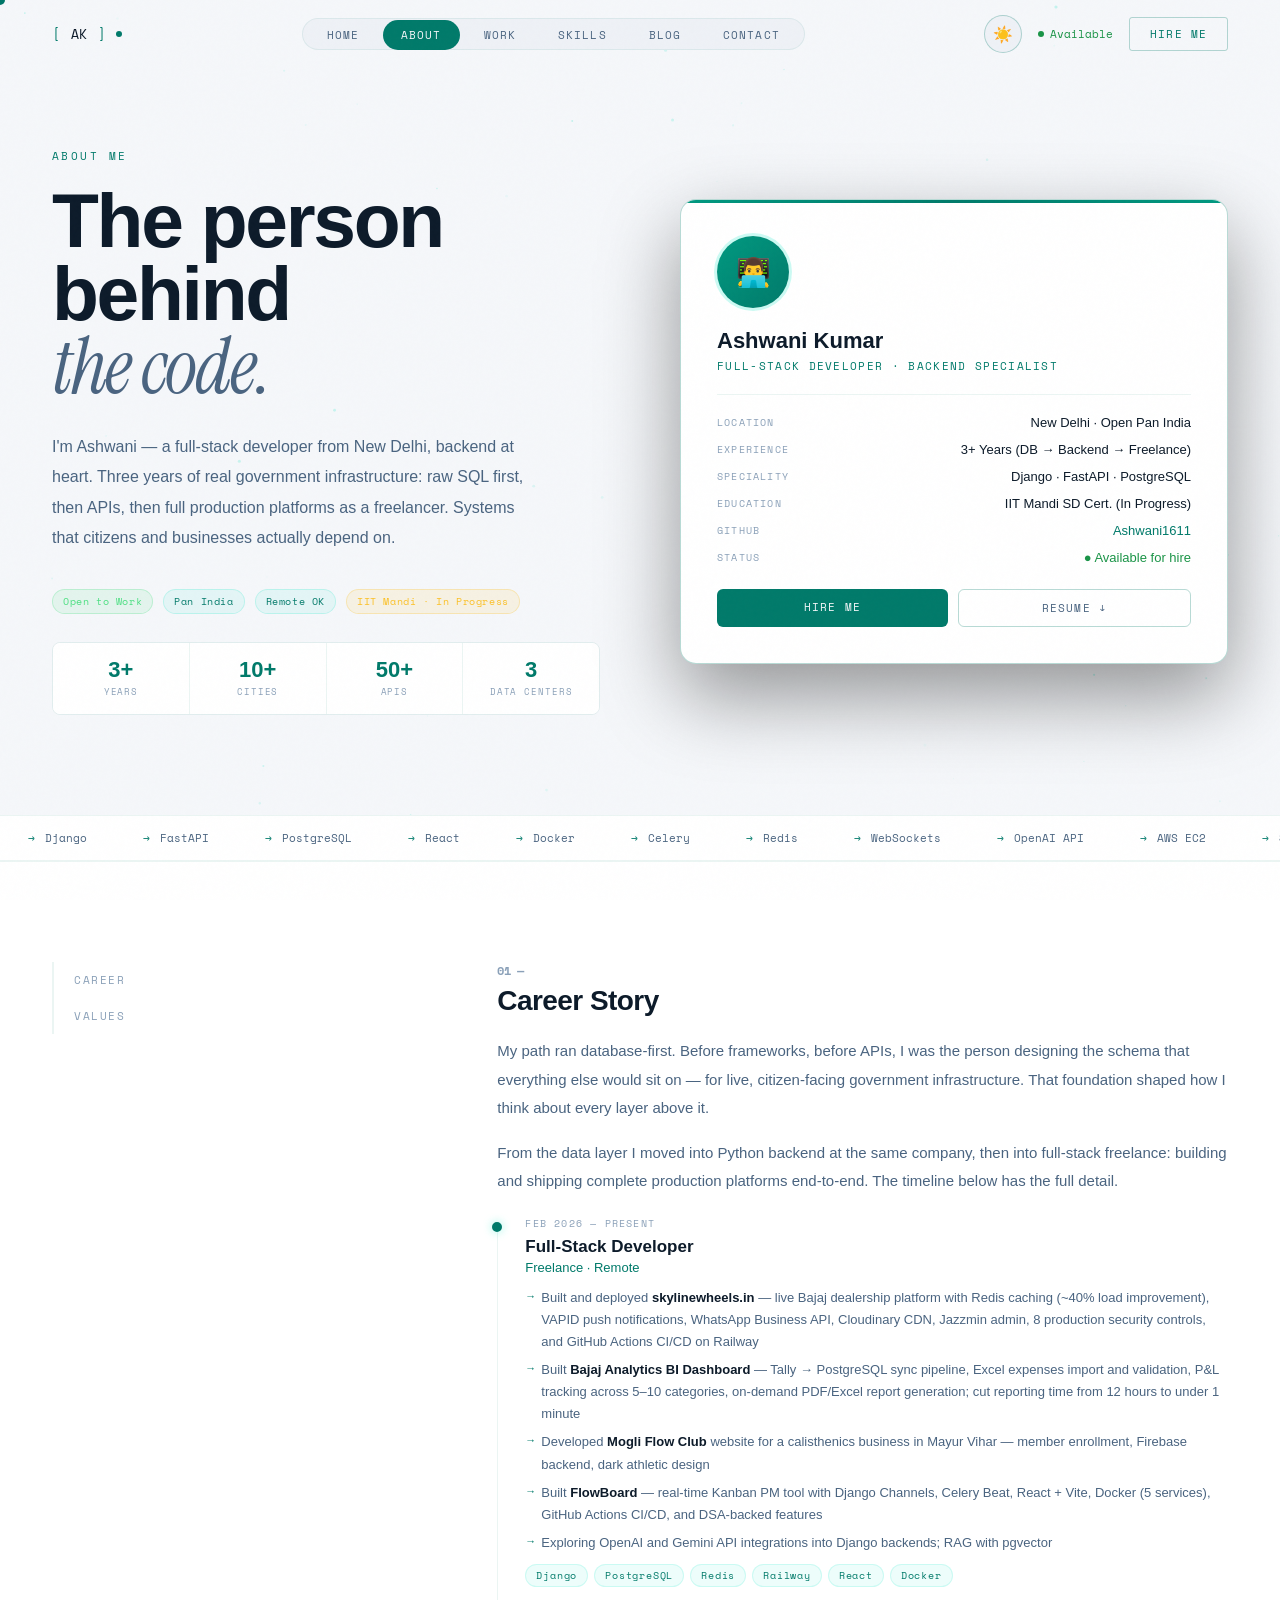
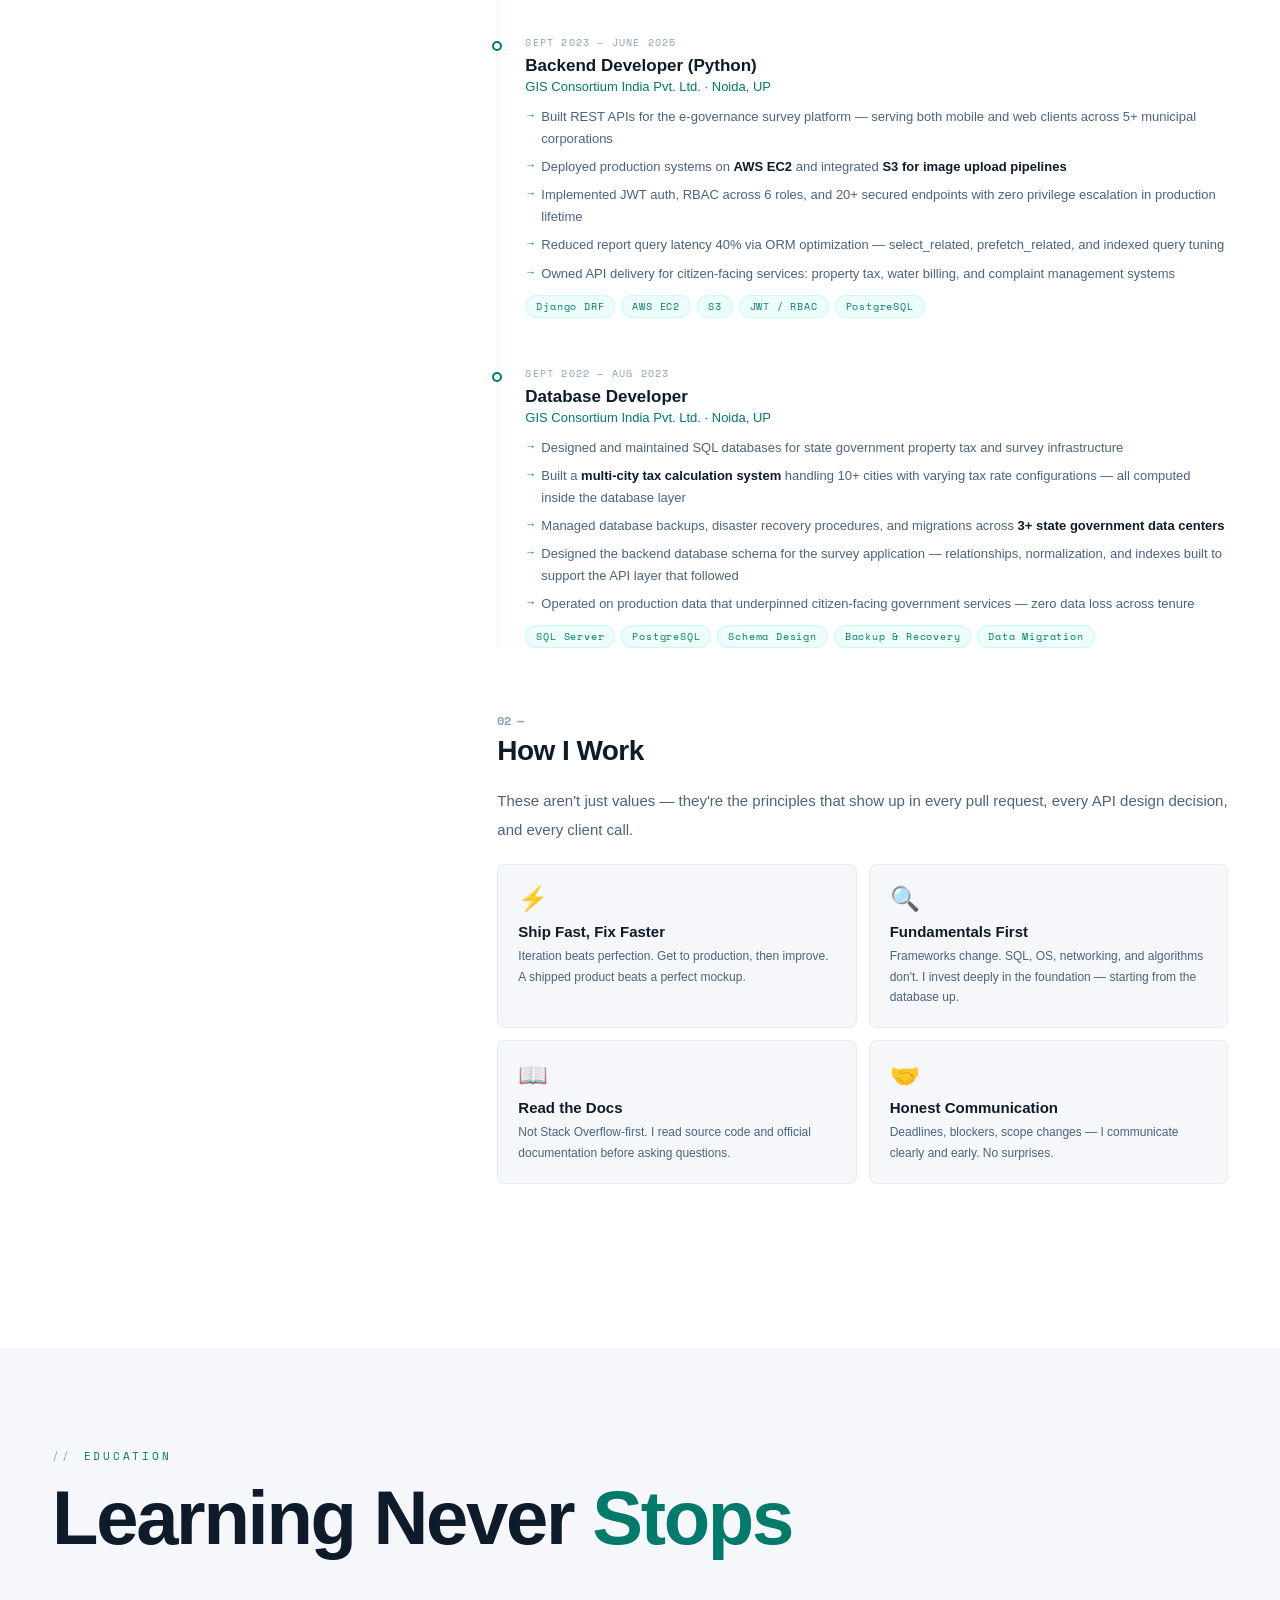
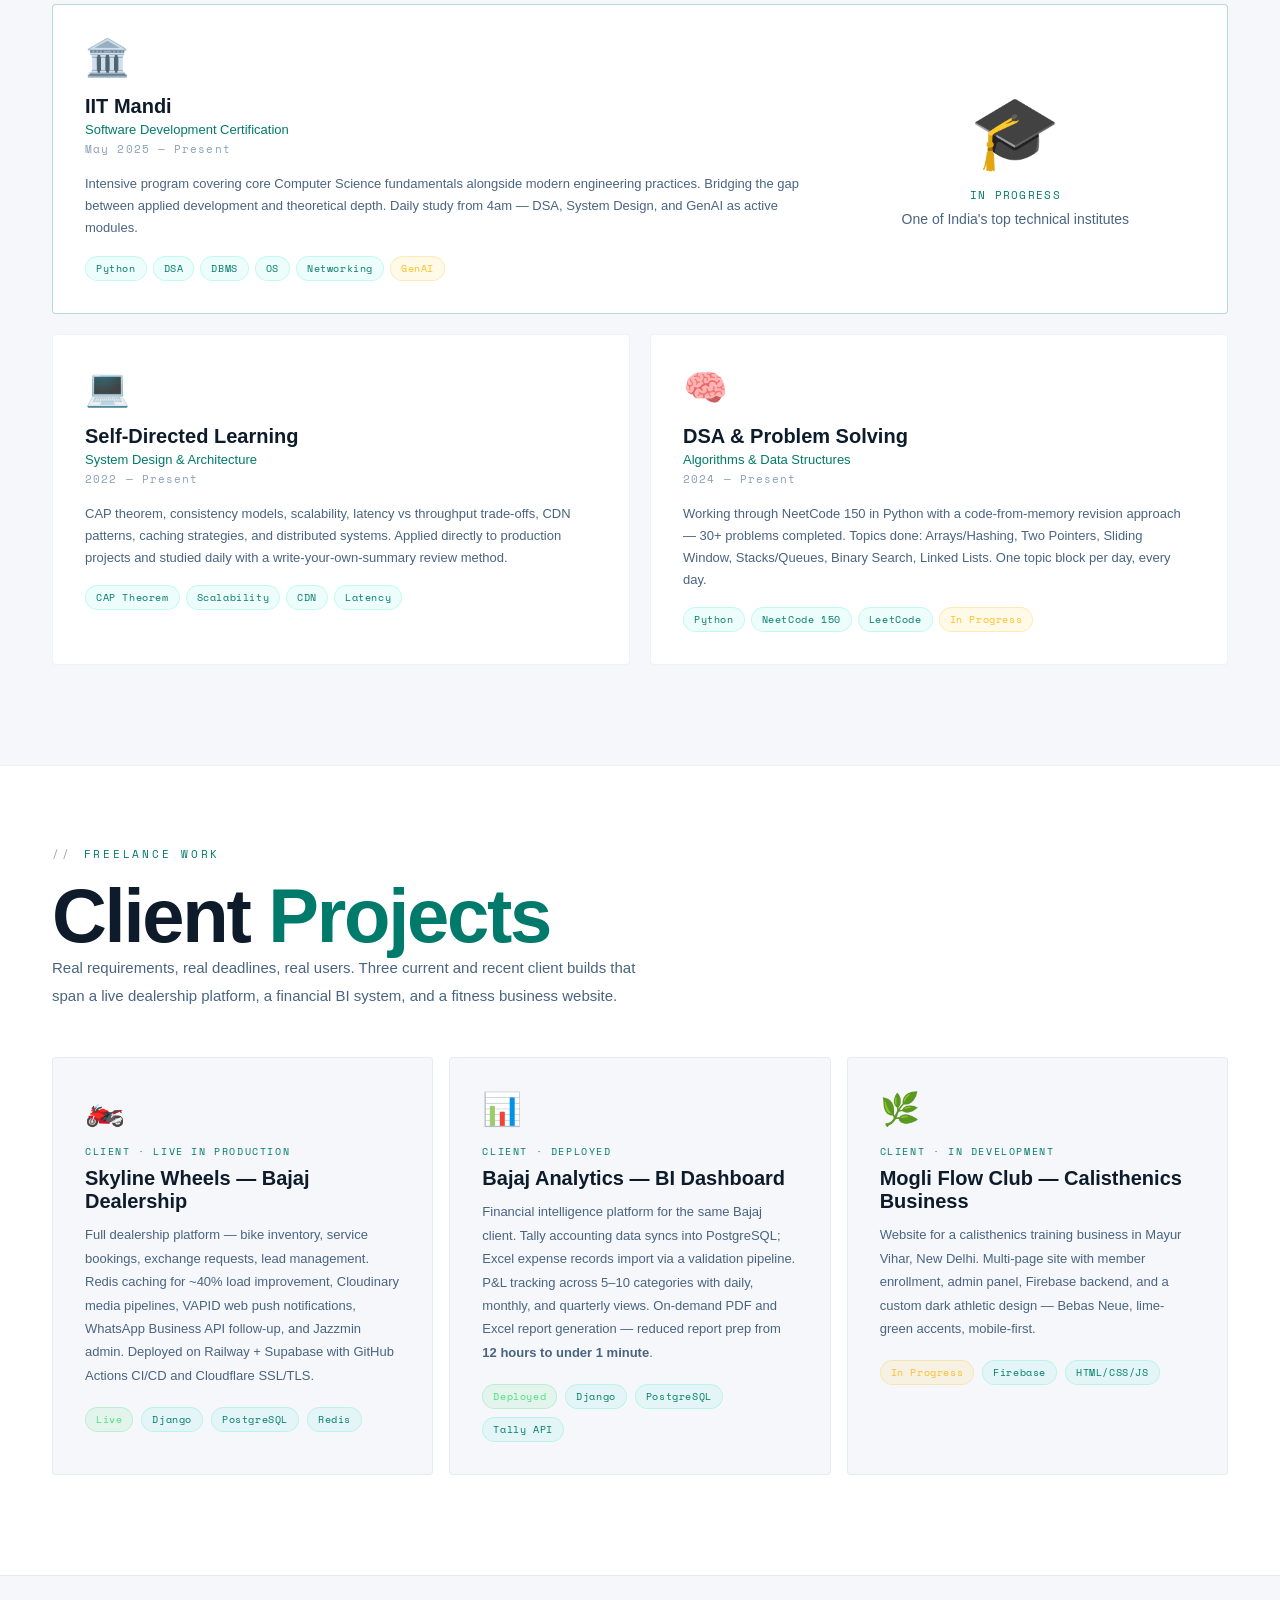
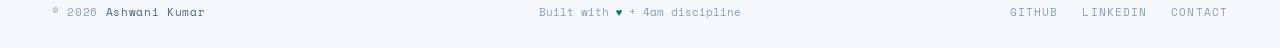
<file: frontend/about.html>
<!DOCTYPE html>
<html lang="en">
<head>
<meta charset="UTF-8">
<meta name="viewport" content="width=device-width,initial-scale=1.0">
<title>About — Ashwani Kumar</title>

<!-- SEO -->
<meta name="description" content="About Ashwani Kumar — Full-Stack Developer from New Delhi. 3+ years building Django REST APIs for government e-governance platforms and freelance client projects. IIT Mandi Software Development certification in progress.">
<meta name="keywords" content="Ashwani Kumar developer, Django developer New Delhi, backend developer India, IIT Mandi software developer, Python developer profile, full stack developer Delhi NCR">
<meta name="author" content="Ashwani Kumar">
<meta name="robots" content="index, follow">
<link rel="canonical" href="https://ashwani.dev/about.html">
<meta property="og:type" content="profile">
<meta property="og:title" content="About Ashwani Kumar — Full-Stack Developer | Django · FastAPI · PostgreSQL">
<meta property="og:description" content="The person behind the code. Django & FastAPI developer from New Delhi with 3+ years in production backend systems. IIT Mandi certified. Open to hire.">
<meta property="og:url" content="https://ashwani.dev/about.html">
<meta property="og:image" content="https://ashwani.dev/og-image.png">
<meta property="og:site_name" content="Ashwani Kumar Portfolio">
<meta property="og:locale" content="en_IN">
<meta name="twitter:card" content="summary_large_image">
<meta name="twitter:title" content="About Ashwani Kumar — Django & FastAPI Developer">
<meta name="twitter:description" content="3+ years building production backends. IIT Mandi. Live freelance platforms. Available for hire Delhi NCR and Remote.">
<meta name="twitter:image" content="https://ashwani.dev/og-image.png">

<link rel="stylesheet" href="style.css">
<style>
main { position:relative; z-index:1; padding-top:68px; }

/* ─── HERO ─────────────────────────────────────────────── */
#about-hero {
  padding:80px 52px 100px;
  display:grid; grid-template-columns:1fr 1fr;
  gap:80px; align-items:center;
  max-width:1300px; margin:0 auto;
  position:relative;
}
.about-hero-left .eyebrow {
  font-family:var(--font-mono); font-size:11px; color:var(--cyan);
  letter-spacing:.22em; text-transform:uppercase;
  margin-bottom:20px;
  opacity:0; animation:fadeUp .6s .1s forwards;
}
.about-hero-left h1 {
  font-family:var(--font-head); font-size:clamp(48px,6vw,78px);
  font-weight:900; line-height:.95; letter-spacing:-.03em;
  margin-bottom:28px;
  opacity:0; animation:fadeUp .7s .2s forwards;
}
.about-hero-left h1 .s {
  font-family:var(--font-serif); font-style:italic;
  font-weight:400; color:var(--text2);
}
.about-hero-left .lead {
  font-size:16px; color:var(--text2); line-height:1.9;
  margin-bottom:36px; max-width:480px;
  opacity:0; animation:fadeUp .7s .35s forwards;
}
.about-badges {
  display:flex; gap:10px; flex-wrap:wrap;
  opacity:0; animation:fadeUp .7s .5s forwards;
}

/* ─── PROFILE CARD ──────────────────────────────────────── */
.profile-card {
  background:var(--c1); border:1px solid var(--border2);
  border-radius:16px; padding:36px;
  box-shadow:0 32px 80px rgba(0,0,0,.4);
  opacity:0; animation:fadeUp .9s .3s forwards;
  position:relative; overflow:hidden;
}
.profile-card::before {
  content:''; position:absolute; top:0; left:0; right:0; height:3px;
  background:linear-gradient(90deg,var(--cyan2),var(--cyan),var(--cyan2));
}
.profile-avatar {
  width:72px; height:72px; border-radius:50%;
  background:linear-gradient(135deg,var(--cyan2),var(--cyan));
  display:flex; align-items:center; justify-content:center;
  font-size:28px; margin-bottom:20px;
  box-shadow:0 0 0 3px rgba(0,229,192,.2);
}
/* FIX #15 — emoji is decorative, visually hidden label for SR */
.profile-avatar span[aria-hidden="true"] { display:contents; }

.profile-name { font-family:var(--font-head); font-size:22px; font-weight:800; margin-bottom:4px; }
.profile-role { font-family:var(--font-mono); font-size:11px; color:var(--cyan); letter-spacing:.12em; margin-bottom:20px; }
.profile-divider { height:1px; background:var(--border3); margin:20px 0; }
.profile-row {
  display:flex; justify-content:space-between; align-items:center;
  margin-bottom:12px;
}
.profile-row .lbl { font-family:var(--font-mono); font-size:10px; color:var(--text3); letter-spacing:.12em; text-transform:uppercase; }
.profile-row .val { font-size:13px; color:var(--text); }
.profile-row .val a { color:var(--cyan); text-decoration:none; }
.profile-actions { display:flex; gap:10px; margin-top:24px; }
.profile-btn {
  flex:1; font-family:var(--font-mono); font-size:11px;
  letter-spacing:.1em; text-transform:uppercase;
  text-decoration:none; text-align:center; padding:10px;
  border-radius:6px; transition:.2s;
}
.profile-btn.primary { background:var(--cyan); color:var(--c0); }
.profile-btn.primary:hover { background:#fff; }
.profile-btn.secondary { border:1px solid var(--border2); color:var(--text2); }
.profile-btn.secondary:hover { border-color:var(--cyan); color:var(--cyan); }

/* ─── CAREER METRICS STRIP ──────────────────────────────── */
.career-metrics {
  display:flex; gap:0;
  border:1px solid var(--border3);
  border-radius:8px; overflow:hidden;
  margin-top:28px;
  opacity:0; animation:fadeUp .7s .6s forwards;
}
.cm-item {
  flex:1; padding:16px 12px; text-align:center;
  border-right:1px solid var(--border3);
  background:var(--c1);
}
.cm-item:last-child { border-right:none; }
.cm-n {
  font-family:var(--font-head); font-size:22px; font-weight:900;
  color:var(--cyan); line-height:1; margin-bottom:4px;
}
.cm-l {
  font-family:var(--font-mono); font-size:9px;
  color:var(--text3); letter-spacing:.1em; text-transform:uppercase;
}

/* ─── STORY ─────────────────────────────────────────────── */
#story {
  padding:100px 52px;
  background:var(--c1);
  border-top:1px solid var(--border3);
}
.story-inner { max-width:1300px; margin:0 auto; display:grid; grid-template-columns:1fr 2fr; gap:80px; align-items:start; }
.story-nav { position:sticky; top:100px; }

/* FIX #20 — was cursor:none, corrected to pointer */
.story-nav-item {
  font-family:var(--font-mono); font-size:11px; color:var(--text3);
  letter-spacing:.14em; text-transform:uppercase;
  padding:10px 0 10px 20px;
  border-left:2px solid var(--border3);
  cursor:pointer; transition:color .2s, border-color .2s;
  display:block; text-decoration:none;
}
.story-nav-item.active, .story-nav-item:hover { color:var(--cyan); border-color:var(--cyan); }

.story-content .block { margin-bottom:64px; }
.story-content .block-title {
  font-family:var(--font-head); font-size:28px; font-weight:800;
  margin-bottom:20px; letter-spacing:-.02em;
}
.story-content .block-title .num {
  font-family:var(--font-mono); font-size:12px; color:var(--text3);
  display:block; margin-bottom:6px;
}
.story-content p { font-size:15px; color:var(--text2); line-height:1.9; margin-bottom:16px; }
.story-content strong { color:var(--text); }

/* ─── TIMELINE ───────────────────────────────────────────── */
.exp-timeline { position:relative; padding-left:28px; margin-top:20px; }
.exp-timeline::before {
  content:''; position:absolute; left:0; top:8px; bottom:0;
  width:1px; background:var(--border3);
}
.exp-item { position:relative; margin-bottom:48px; }
.exp-item::before {
  content:''; position:absolute; left:-33px; top:6px;
  width:10px; height:10px; border-radius:50%;
  background:var(--c1); border:2px solid var(--cyan);
}
.exp-item.current::before { background:var(--cyan); box-shadow:0 0 10px rgba(0,229,192,.4); }
.exp-meta   { font-family:var(--font-mono); font-size:10px; color:var(--text3); letter-spacing:.12em; margin-bottom:6px; }
.exp-title  { font-family:var(--font-head); font-size:17px; font-weight:700; margin-bottom:3px; }
.exp-company{ font-size:13px; color:var(--cyan); margin-bottom:12px; }
.exp-points { list-style:none; display:flex; flex-direction:column; gap:6px; }
.exp-points li {
  font-size:13px; color:var(--text2); line-height:1.7;
  padding-left:16px; position:relative;
}
.exp-points li::before { content:'→'; position:absolute; left:0; color:var(--cyan); font-size:11px; }

/* inline metric chips inside timeline */
.exp-chips { display:flex; flex-wrap:wrap; gap:6px; margin-top:10px; }
.exp-chip {
  font-family:var(--font-mono); font-size:10px;
  background:rgba(0,229,192,.07); border:1px solid rgba(0,229,192,.15);
  color:var(--cyan); padding:3px 10px; border-radius:100px;
  letter-spacing:.08em;
}

/* ─── VALUES ─────────────────────────────────────────────── */
.values-grid { display:grid; grid-template-columns:1fr 1fr; gap:12px; margin-top:20px; }
.value-card {
  background:var(--c0); border:1px solid var(--border3);
  padding:20px; border-radius:8px;
  transition:border-color .3s, transform .3s var(--ease);
}
.value-card:hover { border-color:var(--border2); transform:translateY(-2px); }
.value-icon  { font-size:24px; margin-bottom:10px; }
.value-title { font-family:var(--font-head); font-size:15px; font-weight:700; margin-bottom:6px; }
.value-desc  { font-size:12px; color:var(--text2); line-height:1.7; }

/* ─── EDUCATION ──────────────────────────────────────────── */
#education {
  padding:100px 52px;
  max-width:1300px; margin:0 auto;
}
.edu-grid { display:grid; grid-template-columns:1fr 1fr; gap:20px; margin-top:48px; }
.edu-card {
  background:var(--c1); border:1px solid var(--border3);
  padding:32px; position:relative; overflow:hidden;
  border-radius:4px;
  transition:border-color .3s, transform .3s var(--ease);
}
.edu-card:hover { border-color:var(--border2); transform:translateY(-3px); }
.edu-card.featured {
  border-color:var(--border2); grid-column:span 2;
  display:grid; grid-template-columns:2fr 1fr;
  gap:32px; align-items:center;
}
.edu-card::after {
  content:''; position:absolute; bottom:0; left:0; right:0; height:2px;
  background:linear-gradient(90deg,var(--cyan2),var(--cyan));
  transform:scaleX(0); transform-origin:left;
  transition:transform .4s var(--ease);
}
.edu-card:hover::after { transform:scaleX(1); }
.edu-logo    { font-size:36px; margin-bottom:16px; }
.edu-inst    { font-family:var(--font-head); font-size:20px; font-weight:800; margin-bottom:4px; }
.edu-degree  { font-size:13px; color:var(--cyan); margin-bottom:4px; }
.edu-year    { font-family:var(--font-mono); font-size:11px; color:var(--text3); letter-spacing:.1em; margin-bottom:16px; }
.edu-desc    { font-size:13px; color:var(--text2); line-height:1.7; }
.edu-subjects{ display:flex; flex-wrap:wrap; gap:6px; margin-top:16px; }

/* FIX #18 — replacing inline styles in edu-card.featured with classes */
.edu-featured-badge {
  text-align:center; padding:20px;
}
.edu-featured-icon {
  font-size:72px; margin-bottom:12px;
}
.edu-featured-status {
  font-family:var(--font-mono); font-size:11px;
  color:var(--cyan); letter-spacing:.12em;
}
.edu-featured-sub {
  font-family:var(--font-head); font-size:14px;
  color:var(--text2); margin-top:8px;
}

/* ─── BEYOND CODE ────────────────────────────────────────── */
#beyond {
  padding:80px 52px 100px;
  background:var(--c1);
  border-top:1px solid var(--border3);
}
.beyond-inner { max-width:1300px; margin:0 auto; }
.beyond-grid  { display:grid; grid-template-columns:1fr 1fr 1fr; gap:16px; margin-top:48px; }
.beyond-card  {
  background:var(--c0); border:1px solid var(--border3);
  padding:32px; border-radius:4px;
  transition:border-color .3s, transform .3s var(--ease);
  position:relative; overflow:hidden;
}
.beyond-card::before {
  content:''; position:absolute; top:0; left:0; right:0; height:2px;
  background:linear-gradient(90deg, transparent, var(--cyan), transparent);
  transform:scaleX(0); transform-origin:left;
  transition:transform .4s var(--ease);
}
.beyond-card:hover::before { transform:scaleX(1); }
.beyond-card:hover { border-color:var(--border2); transform:translateY(-2px); }
.beyond-icon  { font-size:32px; margin-bottom:16px; }
.beyond-client{ font-family:var(--font-mono); font-size:10px; color:var(--cyan); letter-spacing:.16em; text-transform:uppercase; margin-bottom:8px; }
.beyond-title { font-family:var(--font-head); font-size:20px; font-weight:800; margin-bottom:10px; }
.beyond-desc  { font-size:13px; color:var(--text2); line-height:1.8; margin-bottom:20px; }

/* FIX #18 — replacing inline pill-row styles with a utility class */
.pill-row { display:flex; gap:8px; flex-wrap:wrap; }

.pill.green { background:rgba(74,222,128,.1); color:#4ade80; border-color:rgba(74,222,128,.25); }
.pill.amber { background:rgba(251,191,36,.1); color:#fbbf24; border-color:rgba(251,191,36,.25); }

/* ─── RESPONSIVE ─────────────────────────────────────────── */
@media(max-width:1000px){
  #about-hero { grid-template-columns:1fr; }

  /* FIX #8 — hide profile card on mobile to avoid excessive length */
  .profile-card { display:none; }

  .story-inner { grid-template-columns:1fr; }
  .story-nav   { display:none; }
  .edu-grid    { grid-template-columns:1fr; }
  .edu-card.featured { grid-column:span 1; grid-template-columns:1fr; }
  .beyond-grid { grid-template-columns:1fr; }
  #about-hero,#story,#education,#beyond { padding-left:20px; padding-right:20px; }
  .values-grid { grid-template-columns:1fr; }
  .career-metrics { flex-wrap:wrap; }
  .cm-item { flex:0 0 50%; }
}

/* FIX — respect reduced motion preference */
@media (prefers-reduced-motion: reduce) {
  *, *::before, *::after {
    animation-duration: .01ms !important;
    animation-iteration-count: 1 !important;
    transition-duration: .01ms !important;
  }
}

@keyframes fadeUp { from{opacity:0;transform:translateY(18px)} to{opacity:1;transform:none} }
</style>
</head>
<body>
<div id="cursor"></div>
<div id="cursor-ring"></div>
<div id="scroll-progress"></div>
<!-- FIX #4 — hide page-transition divs by default to avoid CLS -->
<div id="page-transition" style="display:none;"></div>
<div id="pt-label" style="display:none;"></div>
<canvas id="bg-canvas"></canvas>

<nav id="nav">
  <a href="index.html" class="nav-logo">
    <span class="logo-bracket">[</span>AK<span class="logo-bracket">]</span>
    <div class="logo-dot"></div>
  </a>
  <ul class="nav-center">
    <li><a href="index.html">Home</a></li>
    <li><a href="about.html" class="active">About</a></li>
    <li><a href="work.html">Work</a></li>
    <li><a href="skills.html">Skills</a></li>
    <li><a href="blog.html">Blog</a></li>
    <li><a href="contact.html">Contact</a></li>
  </ul>
  <div class="nav-right">
    <span class="nav-avail">Available</span>
    <a href="contact.html" class="nav-hire">Hire Me</a>
  </div>
  <button class="nav-hamburger" id="hamburger" aria-label="Menu">
    <span></span><span></span><span></span>
  </button>
</nav>
<div id="mobile-menu">
  <a href="index.html">Home</a>
  <a href="about.html">About</a>
  <a href="work.html">Work</a>
  <a href="skills.html">Skills</a>
  <a href="blog.html">Blog</a>
  <a href="contact.html">Contact</a>
</div>

<main>

<!-- HERO -->
<section id="about-hero">
  <div class="about-hero-left">
    <div class="eyebrow">About Me</div>
    <h1>The person<br>behind<br><span class="s">the code.</span></h1>
    <!-- FIX #12 — trimmed lead to hook only; detail lives in timeline -->
    <p class="lead">
      I'm Ashwani — a full-stack developer from New Delhi, backend at heart.
      Three years of real government infrastructure: raw SQL first, then APIs,
      then full production platforms as a freelancer. Systems that citizens
      and businesses actually depend on.
    </p>
    <div class="about-badges">
      <span class="pill green">Open to Work</span>
      <span class="pill">Pan India</span>
      <span class="pill">Remote OK</span>
      <span class="pill amber">IIT Mandi · In Progress</span>
    </div>

    <div class="career-metrics">
      <div class="cm-item">
        <div class="cm-n">3+</div>
        <div class="cm-l">Years</div>
      </div>
      <div class="cm-item">
        <div class="cm-n">10+</div>
        <div class="cm-l">Cities</div>
      </div>
      <div class="cm-item">
        <div class="cm-n">50+</div>
        <div class="cm-l">APIs</div>
      </div>
      <div class="cm-item">
        <div class="cm-n">3</div>
        <div class="cm-l">Data Centers</div>
      </div>
    </div>
  </div>

  <div class="profile-card">
    <!-- FIX #15 — emoji marked aria-hidden, sr-only label added -->
    <div class="profile-avatar" role="img" aria-label="Developer avatar">
      <span aria-hidden="true">👨‍💻</span>
    </div>
    <div class="profile-name">Ashwani Kumar</div>
    <div class="profile-role">FULL-STACK DEVELOPER · BACKEND SPECIALIST</div>
    <div class="profile-divider"></div>
    <div class="profile-row"><span class="lbl">Location</span><span class="val">New Delhi · Open Pan India</span></div>
    <div class="profile-row"><span class="lbl">Experience</span><span class="val">3+ Years (DB → Backend → Freelance)</span></div>
    <div class="profile-row"><span class="lbl">Speciality</span><span class="val">Django · FastAPI · PostgreSQL</span></div>
    <div class="profile-row"><span class="lbl">Education</span><span class="val">IIT Mandi SD Cert. (In Progress)</span></div>
    <div class="profile-row"><span class="lbl">GitHub</span><span class="val"><a href="https://github.com/Ashwani1611" target="_blank" rel="noopener">Ashwani1611</a></span></div>
    <div class="profile-row"><span class="lbl">Status</span><span class="val" style="color:var(--green)">● Available for hire</span></div>
    <div class="profile-actions">
      <a href="contact.html" class="profile-btn primary">Hire Me</a>
      <!-- FIX #1 — was href="#"; now points to actual resume file -->
      <!-- FIX #9 — aria-label added for screen readers -->
      <a href="ashwani-kumar-resume.pdf" class="profile-btn secondary" download aria-label="Download resume PDF">Resume ↓</a>
    </div>
  </div>
</section>

<!-- TICKER -->
<div class="ticker-wrap">
  <div class="ticker-track" id="ticker"></div>
</div>

<!-- STORY -->
<section id="story">
  <div class="story-inner">
    <!-- FIX #11 — story-nav hidden on mobile; kept for desktop sticky nav -->
    <nav class="story-nav reveal-left" aria-label="Story sections">
      <a href="#career"  class="story-nav-item active">Career</a>
      <a href="#values"  class="story-nav-item">Values</a>
    </nav>

    <div class="story-content">

      <!-- CAREER -->
      <!-- FIX #10 — data-delay read by main.js; kept as-is, works if main.js handles it -->
      <div class="block reveal" id="career">
        <div class="block-title"><span class="num">01 —</span>Career Story</div>

        <!-- FIX #12 — prose is now a concise hook; removed content duplicated in timeline -->
        <p>My path ran database-first. Before frameworks, before APIs, I was the person designing the schema that everything else would sit on — for live, citizen-facing government infrastructure. That foundation shaped how I think about every layer above it.</p>

        <p>From the data layer I moved into Python backend at the same company, then into full-stack freelance: building and shipping complete production platforms end-to-end. The timeline below has the full detail.</p>

        <div class="exp-timeline">

          <!-- FREELANCE -->
          <div class="exp-item current">
            <div class="exp-meta">FEB 2026 — PRESENT</div>
            <div class="exp-title">Full-Stack Developer</div>
            <div class="exp-company">Freelance · Remote</div>
            <ul class="exp-points">
              <li>Built and deployed <strong>skylinewheels.in</strong> — live Bajaj dealership platform with Redis caching (~40% load improvement), VAPID push notifications, WhatsApp Business API, Cloudinary CDN, Jazzmin admin, 8 production security controls, and GitHub Actions CI/CD on Railway</li>
              <li>Built <strong>Bajaj Analytics BI Dashboard</strong> — Tally → PostgreSQL sync pipeline, Excel expenses import and validation, P&L tracking across 5–10 categories, on-demand PDF/Excel report generation; cut reporting time from 12 hours to under 1 minute</li>
              <li>Developed <strong>Mogli Flow Club</strong> website for a calisthenics business in Mayur Vihar — member enrollment, Firebase backend, dark athletic design</li>
              <li>Built <strong>FlowBoard</strong> — real-time Kanban PM tool with Django Channels, Celery Beat, React + Vite, Docker (5 services), GitHub Actions CI/CD, and DSA-backed features</li>
              <li>Exploring OpenAI and Gemini API integrations into Django backends; RAG with pgvector</li>
            </ul>
            <div class="exp-chips">
              <span class="exp-chip">Django</span>
              <span class="exp-chip">PostgreSQL</span>
              <span class="exp-chip">Redis</span>
              <span class="exp-chip">Railway</span>
              <span class="exp-chip">React</span>
              <span class="exp-chip">Docker</span>
            </div>
          </div>

          <!-- PYTHON BACKEND -->
          <div class="exp-item">
            <div class="exp-meta">SEPT 2023 — JUNE 2025</div>
            <div class="exp-title">Backend Developer (Python)</div>
            <div class="exp-company">GIS Consortium India Pvt. Ltd. · Noida, UP</div>
            <ul class="exp-points">
              <li>Built REST APIs for the e-governance survey platform — serving both mobile and web clients across 5+ municipal corporations</li>
              <li>Deployed production systems on <strong>AWS EC2</strong> and integrated <strong>S3 for image upload pipelines</strong></li>
              <li>Implemented JWT auth, RBAC across 6 roles, and 20+ secured endpoints with zero privilege escalation in production lifetime</li>
              <li>Reduced report query latency 40% via ORM optimization — select_related, prefetch_related, and indexed query tuning</li>
              <li>Owned API delivery for citizen-facing services: property tax, water billing, and complaint management systems</li>
            </ul>
            <div class="exp-chips">
              <span class="exp-chip">Django DRF</span>
              <span class="exp-chip">AWS EC2</span>
              <span class="exp-chip">S3</span>
              <span class="exp-chip">JWT / RBAC</span>
              <span class="exp-chip">PostgreSQL</span>
            </div>
          </div>

          <!-- DATABASE DEVELOPER -->
          <div class="exp-item">
            <div class="exp-meta">SEPT 2022 — AUG 2023</div>
            <div class="exp-title">Database Developer</div>
            <div class="exp-company">GIS Consortium India Pvt. Ltd. · Noida, UP</div>
            <ul class="exp-points">
              <li>Designed and maintained SQL databases for state government property tax and survey infrastructure</li>
              <li>Built a <strong>multi-city tax calculation system</strong> handling 10+ cities with varying tax rate configurations — all computed inside the database layer</li>
              <li>Managed database backups, disaster recovery procedures, and migrations across <strong>3+ state government data centers</strong></li>
              <li>Designed the backend database schema for the survey application — relationships, normalization, and indexes built to support the API layer that followed</li>
              <li>Operated on production data that underpinned citizen-facing government services — zero data loss across tenure</li>
            </ul>
            <div class="exp-chips">
              <span class="exp-chip">SQL Server</span>
              <span class="exp-chip">PostgreSQL</span>
              <span class="exp-chip">Schema Design</span>
              <span class="exp-chip">Backup & Recovery</span>
              <span class="exp-chip">Data Migration</span>
            </div>
          </div>

        </div>
      </div>

      <!-- VALUES -->
      <div class="block reveal" id="values" data-delay="80">
        <div class="block-title"><span class="num">02 —</span>How I Work</div>
        <p>These aren't just values — they're the principles that show up in every pull request, every API design decision, and every client call.</p>
        <div class="values-grid">
          <div class="value-card">
            <div class="value-icon" aria-hidden="true">⚡</div>
            <div class="value-title">Ship Fast, Fix Faster</div>
            <div class="value-desc">Iteration beats perfection. Get to production, then improve. A shipped product beats a perfect mockup.</div>
          </div>
          <div class="value-card">
            <div class="value-icon" aria-hidden="true">🔍</div>
            <div class="value-title">Fundamentals First</div>
            <div class="value-desc">Frameworks change. SQL, OS, networking, and algorithms don't. I invest deeply in the foundation — starting from the database up.</div>
          </div>
          <div class="value-card">
            <div class="value-icon" aria-hidden="true">📖</div>
            <div class="value-title">Read the Docs</div>
            <div class="value-desc">Not Stack Overflow-first. I read source code and official documentation before asking questions.</div>
          </div>
          <div class="value-card">
            <div class="value-icon" aria-hidden="true">🤝</div>
            <div class="value-title">Honest Communication</div>
            <div class="value-desc">Deadlines, blockers, scope changes — I communicate clearly and early. No surprises.</div>
          </div>
        </div>
      </div>

    </div>
  </div>
</section>

<!-- EDUCATION -->
<section id="education">
  <div class="section-tag reveal">Education</div>
  <h2 class="big-title reveal" data-delay="80">Learning Never <span class="c">Stops</span></h2>
  <div class="edu-grid">

    <div class="edu-card featured reveal">
      <div>
        <div class="edu-logo" aria-hidden="true">🏛️</div>
        <div class="edu-inst">IIT Mandi</div>
        <div class="edu-degree">Software Development Certification</div>
        <div class="edu-year">May 2025 — Present</div>
        <!-- FIX #13 — removed duplicate "4am" mention; it only lives here now -->
        <div class="edu-desc">Intensive program covering core Computer Science fundamentals alongside modern engineering practices. Bridging the gap between applied development and theoretical depth. Daily study from 4am — DSA, System Design, and GenAI as active modules.</div>
        <div class="edu-subjects">
          <span class="pill">Python</span>
          <span class="pill">DSA</span>
          <span class="pill">DBMS</span>
          <span class="pill">OS</span>
          <span class="pill">Networking</span>
          <span class="pill amber">GenAI</span>
        </div>
      </div>
      <!-- FIX #18 — replaced inline styles with semantic classes -->
      <div class="edu-featured-badge">
        <div class="edu-featured-icon" aria-hidden="true">🎓</div>
        <div class="edu-featured-status">IN PROGRESS</div>
        <div class="edu-featured-sub">One of India's top technical institutes</div>
      </div>
    </div>

    <div class="edu-card reveal" data-delay="80">
      <div class="edu-logo" aria-hidden="true">💻</div>
      <div class="edu-inst">Self-Directed Learning</div>
      <div class="edu-degree">System Design & Architecture</div>
      <div class="edu-year">2022 — Present</div>
      <div class="edu-desc">CAP theorem, consistency models, scalability, latency vs throughput trade-offs, CDN patterns, caching strategies, and distributed systems. Applied directly to production projects and studied daily with a write-your-own-summary review method.</div>
      <div class="edu-subjects">
        <span class="pill">CAP Theorem</span>
        <span class="pill">Scalability</span>
        <span class="pill">CDN</span>
        <span class="pill">Latency</span>
      </div>
    </div>

    <div class="edu-card reveal" data-delay="160">
      <div class="edu-logo" aria-hidden="true">🧠</div>
      <div class="edu-inst">DSA & Problem Solving</div>
      <div class="edu-degree">Algorithms & Data Structures</div>
      <div class="edu-year">2024 — Present</div>
      <div class="edu-desc">Working through NeetCode 150 in Python with a code-from-memory revision approach — 30+ problems completed. Topics done: Arrays/Hashing, Two Pointers, Sliding Window, Stacks/Queues, Binary Search, Linked Lists. One topic block per day, every day.</div>
      <div class="edu-subjects">
        <span class="pill">Python</span>
        <span class="pill">NeetCode 150</span>
        <span class="pill">LeetCode</span>
        <span class="pill amber">In Progress</span>
      </div>
    </div>

  </div>
</section>

<!-- BEYOND CODE — freelance client projects -->
<section id="beyond">
  <div class="beyond-inner">
    <div class="section-tag reveal">Freelance Work</div>
    <h2 class="big-title reveal" data-delay="80">Client <span class="c">Projects</span></h2>
    <p class="reveal" data-delay="120" style="max-width:620px; font-size:15px; color:var(--text2); line-height:1.85; margin-bottom:0;">
      Real requirements, real deadlines, real users. Three current and recent client builds that span a live dealership platform, a financial BI system, and a fitness business website.
    </p>
    <div class="beyond-grid">

      <div class="beyond-card reveal" data-delay="80">
        <div class="beyond-icon" aria-hidden="true">🏍️</div>
        <div class="beyond-client">Client · Live in Production</div>
        <div class="beyond-title">Skyline Wheels — Bajaj Dealership</div>
        <p class="beyond-desc">
          Full dealership platform — bike inventory, service bookings, exchange requests, lead management.
          Redis caching for ~40% load improvement, Cloudinary media pipelines, VAPID web push notifications,
          WhatsApp Business API follow-up, and Jazzmin admin. Deployed on Railway + Supabase with
          GitHub Actions CI/CD and Cloudflare SSL/TLS.
        </p>
        <!-- FIX #18 — replaced inline style with .pill-row class -->
        <div class="pill-row">
          <span class="pill green">Live</span>
          <span class="pill">Django</span>
          <span class="pill">PostgreSQL</span>
          <span class="pill">Redis</span>
        </div>
      </div>

      <div class="beyond-card reveal" data-delay="120">
        <div class="beyond-icon" aria-hidden="true">📊</div>
        <div class="beyond-client">Client · Deployed</div>
        <div class="beyond-title">Bajaj Analytics — BI Dashboard</div>
        <p class="beyond-desc">
          Financial intelligence platform for the same Bajaj client. Tally accounting data syncs into
          PostgreSQL; Excel expense records import via a validation pipeline. P&L tracking across
          5–10 categories with daily, monthly, and quarterly views. On-demand PDF and Excel report
          generation — reduced report prep from <strong>12 hours to under 1 minute</strong>.
        </p>
        <div class="pill-row">
          <span class="pill green">Deployed</span>
          <span class="pill">Django</span>
          <span class="pill">PostgreSQL</span>
          <span class="pill">Tally API</span>
        </div>
      </div>

      <div class="beyond-card reveal" data-delay="160">
        <div class="beyond-icon" aria-hidden="true">🌿</div>
        <div class="beyond-client">Client · In Development</div>
        <div class="beyond-title">Mogli Flow Club — Calisthenics Business</div>
        <p class="beyond-desc">
          Website for a calisthenics training business in Mayur Vihar, New Delhi. Multi-page site
          with member enrollment, admin panel, Firebase backend, and a custom dark athletic
          design — Bebas Neue, lime-green accents, mobile-first.
        </p>
        <div class="pill-row">
          <span class="pill amber">In Progress</span>
          <span class="pill">Firebase</span>
          <span class="pill">HTML/CSS/JS</span>
        </div>
      </div>

    </div>
  </div>
</section>

</main>

<footer>
  <div class="footer-left">© 2026 <span>Ashwani Kumar</span></div>
  <div class="footer-center">Built with <span>♥</span> + 4am discipline</div>
  <div class="footer-right">
    <a href="https://github.com/Ashwani1611" target="_blank" rel="noopener">GitHub</a>
    <a href="https://linkedin.com/in/ashwani-kumar-52b453139/" target="_blank" rel="noopener">LinkedIn</a>
    <a href="contact.html">Contact</a>
  </div>
</footer>

<script src="main.js"></script>
<script>
// FIX #6 — ticker duplicated only 2× instead of 4×, then doubled by innerHTML duplication
// Result: 4 copies total — enough for seamless loop, far fewer DOM nodes
const techs = [
  'Django','FastAPI','PostgreSQL','React','Docker',
  'Celery','Redis','WebSockets','OpenAI API',
  'AWS EC2','S3','Railway','Supabase','Cloudinary','IIT Mandi',
  'SQL Server','MSSQL','Tally Sync'
];
const t = document.getElementById('ticker');
// FIX #6 — was: [...techs,...techs,...techs,...techs] (4x) then html+html (= 8x total)
// Now: techs twice, then html+html gives 4x total — sufficient for loop, cleaner DOM
const html = [...techs, ...techs]
  .map(x => `<div class="ticker-item"><span class="sep">→</span>${x}</div>`)
  .join('');
t.innerHTML = html + html;

// Story nav active scroll
// FIX #10 — verified data-delay is applied here if main.js doesn't handle it
const blocks   = document.querySelectorAll('.block');
const navItems = document.querySelectorAll('.story-nav-item');
window.addEventListener('scroll', () => {
  let cur = '';
  blocks.forEach(b => { if (window.scrollY >= b.offsetTop - 160) cur = b.id; });
  navItems.forEach(n => n.classList.toggle('active', n.getAttribute('href') === '#' + cur));
}, { passive: true }); // FIX — passive listener for scroll performance

// FIX #4 — show page-transition elements only when triggered by main.js
// They are hidden by default via inline style; main.js should remove the style when needed
</script>
</body>
</html>
</file>
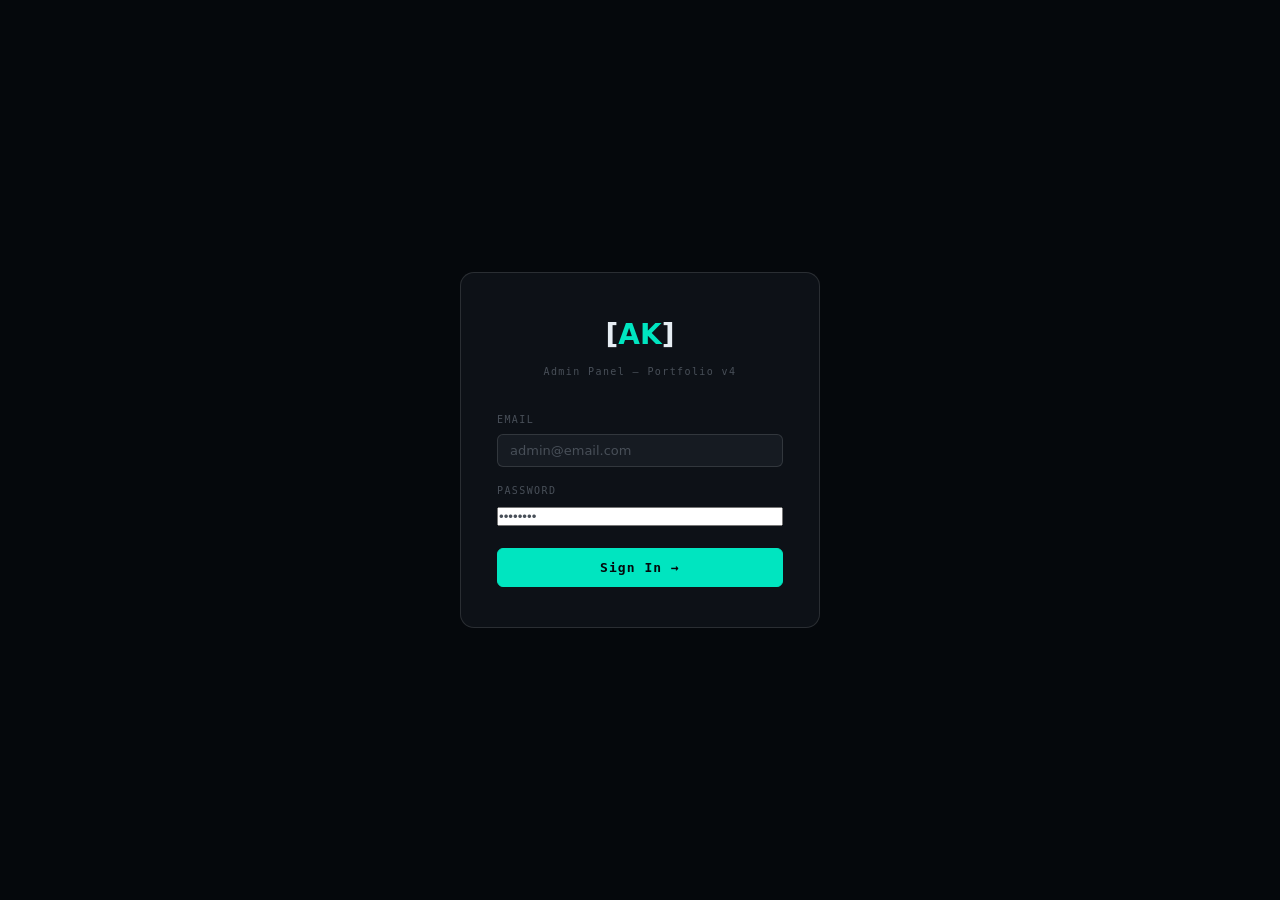
<file: frontend/admin.html>
<!DOCTYPE html>
<html lang="en" data-theme="dark">
<head>
<meta charset="UTF-8">
<meta name="viewport" content="width=device-width,initial-scale=1.0">
<title>Admin — Ashwani Kumar</title>
<style>
:root {
  --c0: #05080c;
  --c1: #0d1117;
  --c2: #161b22;
  --c3: #21262d;
  --border1: rgba(255,255,255,0.06);
  --border2: rgba(255,255,255,0.12);
  --border3: rgba(255,255,255,0.18);
  --text:  #e6edf3;
  --text2: #8b949e;
  --text3: #484f58;
  --cyan:  #00e5c0;
  --cyan2: #00b89a;
  --amber: #f4b942;
  --red:   #f05f7a;
  --green: #4ade80;
  --purple: #a78bfa;
  --blue:  #60a5fa;
  --font-head: 'Syne', 'Space Grotesk', system-ui, sans-serif;
  --font-mono: 'JetBrains Mono', 'Fira Code', monospace;
  --font-body: 'Inter', system-ui, sans-serif;
  --ease: cubic-bezier(0.16,1,0.3,1);
  --shadow: 0 8px 32px rgba(0,0,0,0.4);
}

* { box-sizing: border-box; margin: 0; padding: 0; }
html { scroll-behavior: smooth; }
body {
  background: var(--c0);
  color: var(--text);
  font-family: var(--font-body);
  font-size: 14px;
  line-height: 1.6;
  min-height: 100vh;
  display: flex;
}

/* ── SIDEBAR ── */
#sidebar {
  width: 220px;
  min-height: 100vh;
  background: var(--c1);
  border-right: 1px solid var(--border1);
  display: flex;
  flex-direction: column;
  position: sticky;
  top: 0;
  height: 100vh;
  overflow-y: auto;
  flex-shrink: 0;
  z-index: 10;
}

.sb-logo {
  padding: 24px 20px 20px;
  border-bottom: 1px solid var(--border1);
}
.sb-logo .logo-text {
  font-family: var(--font-head);
  font-size: 18px;
  font-weight: 900;
  letter-spacing: -.02em;
  color: var(--text);
}
.sb-logo .logo-text span { color: var(--cyan); }
.sb-logo .logo-sub {
  font-family: var(--font-mono);
  font-size: 9px;
  color: var(--text3);
  letter-spacing: .14em;
  text-transform: uppercase;
  margin-top: 3px;
}

.sb-nav { padding: 12px 0; flex: 1; }
.sb-section {
  font-family: var(--font-mono);
  font-size: 9px;
  color: var(--text3);
  letter-spacing: .16em;
  text-transform: uppercase;
  padding: 14px 20px 6px;
}
.sb-link {
  display: flex;
  align-items: center;
  gap: 10px;
  padding: 9px 20px;
  color: var(--text2);
  text-decoration: none;
  font-size: 13px;
  transition: color .15s, background .15s;
  cursor: pointer;
  border: none;
  background: none;
  width: 100%;
  text-align: left;
  position: relative;
}
.sb-link:hover { color: var(--text); background: var(--c2); }
.sb-link.active { color: var(--cyan); background: rgba(0,229,192,.06); }
.sb-link.active::before {
  content: '';
  position: absolute;
  left: 0; top: 0; bottom: 0;
  width: 2px;
  background: var(--cyan);
}
.sb-link .ico {
  font-size: 15px;
  opacity: .7;
  flex-shrink: 0;
}
.sb-link.active .ico { opacity: 1; }
.sb-badge {
  margin-left: auto;
  font-family: var(--font-mono);
  font-size: 9px;
  background: rgba(0,229,192,.12);
  color: var(--cyan);
  padding: 2px 7px;
  border-radius: 100px;
}
.sb-badge.red { background: rgba(240,95,122,.12); color: var(--red); }

.sb-footer {
  padding: 16px 20px;
  border-top: 1px solid var(--border1);
}
.sb-user {
  display: flex;
  align-items: center;
  gap: 10px;
}
.sb-avatar {
  width: 30px;
  height: 30px;
  border-radius: 50%;
  background: linear-gradient(135deg, var(--cyan2), var(--cyan));
  display: flex;
  align-items: center;
  justify-content: center;
  font-size: 13px;
  font-weight: 700;
  color: var(--c0);
  font-family: var(--font-head);
  flex-shrink: 0;
}
.sb-user-info { flex: 1; min-width: 0; }
.sb-user-name {
  font-size: 12px;
  font-weight: 600;
  color: var(--text);
  white-space: nowrap;
  overflow: hidden;
  text-overflow: ellipsis;
}
.sb-user-role {
  font-family: var(--font-mono);
  font-size: 9px;
  color: var(--cyan);
  letter-spacing: .1em;
}
.sb-logout {
  background: none;
  border: 1px solid var(--border2);
  color: var(--text3);
  font-size: 11px;
  padding: 4px 9px;
  border-radius: 5px;
  cursor: pointer;
  transition: .15s;
  font-family: var(--font-mono);
}
.sb-logout:hover { color: var(--red); border-color: var(--red); }

/* ── MAIN ── */
#main {
  flex: 1;
  min-width: 0;
  display: flex;
  flex-direction: column;
}

.topbar {
  padding: 16px 32px;
  border-bottom: 1px solid var(--border1);
  display: flex;
  align-items: center;
  gap: 16px;
  background: var(--c1);
  position: sticky;
  top: 0;
  z-index: 5;
}
.topbar-title {
  font-family: var(--font-head);
  font-size: 16px;
  font-weight: 700;
}
.topbar-sub {
  font-family: var(--font-mono);
  font-size: 10px;
  color: var(--text3);
  letter-spacing: .1em;
}
.topbar-right { margin-left: auto; display: flex; align-items: center; gap: 10px; }
.status-dot {
  width: 7px; height: 7px;
  border-radius: 50%;
  background: var(--green);
  box-shadow: 0 0 0 3px rgba(74,222,128,.15);
  animation: pulse-green 2s infinite;
}
@keyframes pulse-green { 0%,100%{box-shadow:0 0 0 0 rgba(74,222,128,.3)} 50%{box-shadow:0 0 0 5px rgba(74,222,128,0)} }
.topbar-api {
  font-family: var(--font-mono);
  font-size: 10px;
  color: var(--text3);
}

.page { display: none; padding: 28px 32px 60px; animation: fadeIn .2s ease; }
.page.active { display: block; }
@keyframes fadeIn { from{opacity:0;transform:translateY(6px)} to{opacity:1;transform:none} }

/* ── STAT CARDS ── */
.stats-grid {
  display: grid;
  grid-template-columns: repeat(auto-fit, minmax(150px, 1fr));
  gap: 14px;
  margin-bottom: 28px;
}
.stat-card {
  background: var(--c1);
  border: 1px solid var(--border1);
  border-radius: 10px;
  padding: 18px 20px;
  transition: border-color .2s;
}
.stat-card:hover { border-color: var(--border2); }
.stat-label {
  font-family: var(--font-mono);
  font-size: 10px;
  color: var(--text3);
  letter-spacing: .14em;
  text-transform: uppercase;
  margin-bottom: 8px;
}
.stat-value {
  font-family: var(--font-head);
  font-size: 28px;
  font-weight: 900;
  color: var(--text);
  line-height: 1;
}
.stat-value.cyan  { color: var(--cyan); }
.stat-value.amber { color: var(--amber); }
.stat-value.green { color: var(--green); }
.stat-value.purple{ color: var(--purple); }
.stat-delta {
  font-family: var(--font-mono);
  font-size: 10px;
  color: var(--green);
  margin-top: 5px;
}

/* ── SECTION HEADER ── */
.sec-head {
  display: flex;
  align-items: center;
  gap: 12px;
  margin-bottom: 16px;
}
.sec-title {
  font-family: var(--font-head);
  font-size: 15px;
  font-weight: 700;
}
.sec-head-right { margin-left: auto; display: flex; gap: 8px; }

/* ── BUTTONS ── */
.btn {
  display: inline-flex;
  align-items: center;
  gap: 6px;
  font-family: var(--font-mono);
  font-size: 11px;
  letter-spacing: .08em;
  padding: 8px 16px;
  border-radius: 6px;
  border: 1px solid var(--border2);
  background: none;
  color: var(--text2);
  cursor: pointer;
  transition: .15s;
  white-space: nowrap;
}
.btn:hover { color: var(--text); border-color: var(--border3); background: var(--c2); }
.btn.primary { background: var(--cyan); color: var(--c0); border-color: var(--cyan); font-weight: 700; }
.btn.primary:hover { background: var(--cyan2); border-color: var(--cyan2); }
.btn.danger { color: var(--red); border-color: rgba(240,95,122,.3); }
.btn.danger:hover { background: rgba(240,95,122,.08); }
.btn.sm { padding: 5px 10px; font-size: 10px; }
.btn.success-flash { background: rgba(74,222,128,.1); color: var(--green); border-color: rgba(74,222,128,.3); }

/* ── TABLE ── */
.table-wrap {
  background: var(--c1);
  border: 1px solid var(--border1);
  border-radius: 10px;
  overflow: hidden;
}
table {
  width: 100%;
  border-collapse: collapse;
}
thead th {
  font-family: var(--font-mono);
  font-size: 10px;
  color: var(--text3);
  letter-spacing: .14em;
  text-transform: uppercase;
  padding: 12px 16px;
  text-align: left;
  border-bottom: 1px solid var(--border1);
  white-space: nowrap;
  background: var(--c2);
}
tbody tr {
  border-bottom: 1px solid var(--border1);
  transition: background .12s;
}
tbody tr:last-child { border-bottom: none; }
tbody tr:hover { background: var(--c2); }
tbody td {
  padding: 12px 16px;
  font-size: 13px;
  color: var(--text2);
  vertical-align: middle;
}
.cell-title {
  color: var(--text);
  font-weight: 500;
  max-width: 260px;
  overflow: hidden;
  text-overflow: ellipsis;
  white-space: nowrap;
}
.badge {
  display: inline-block;
  font-family: var(--font-mono);
  font-size: 9px;
  letter-spacing: .1em;
  text-transform: uppercase;
  padding: 3px 9px;
  border-radius: 100px;
  font-weight: 700;
}
.badge-django  { background: rgba(0,229,192,.1);    color: var(--cyan); }
.badge-ai      { background: rgba(167,139,250,.12); color: var(--purple); }
.badge-dsa     { background: rgba(244,185,66,.1);   color: var(--amber); }
.badge-system-design { background: rgba(240,95,122,.1); color: var(--red); }
.badge-devops  { background: rgba(74,222,128,.1);   color: var(--green); }
.badge-python  { background: rgba(96,165,250,.1);   color: var(--blue); }
.badge-pending { background: rgba(244,185,66,.1);   color: var(--amber); }
.badge-approved{ background: rgba(74,222,128,.1);   color: var(--green); }
.badge-featured{ background: rgba(167,139,250,.12); color: var(--purple); }

.action-row { display: flex; gap: 6px; align-items: center; }

/* ── SEARCH / FILTER BAR ── */
.filter-row {
  display: flex;
  align-items: center;
  gap: 10px;
  margin-bottom: 14px;
  flex-wrap: wrap;
}
input[type="text"], input[type="email"], input[type="search"],
input[type="number"], input[type="url"], textarea, select {
  background: var(--c2);
  border: 1px solid var(--border2);
  color: var(--text);
  font-family: var(--font-body);
  font-size: 13px;
  padding: 8px 12px;
  border-radius: 6px;
  outline: none;
  transition: border-color .15s;
}
input:focus, textarea:focus, select:focus {
  border-color: rgba(0,229,192,.4);
}
input::placeholder, textarea::placeholder { color: var(--text3); }
select option { background: var(--c2); }
.search-box { width: 220px; }

/* ── MODAL ── */
.modal-backdrop {
  display: none;
  position: fixed;
  inset: 0;
  background: rgba(0,0,0,.7);
  z-index: 100;
  align-items: center;
  justify-content: center;
}
.modal-backdrop.open { display: flex; }
.modal {
  background: var(--c1);
  border: 1px solid var(--border2);
  border-radius: 14px;
  width: 640px;
  max-width: 95vw;
  max-height: 90vh;
  overflow-y: auto;
  padding: 28px;
  animation: modalIn .2s var(--ease);
}
@keyframes modalIn { from{opacity:0;transform:scale(.96)} to{opacity:1;transform:none} }
.modal-head {
  display: flex;
  align-items: center;
  gap: 12px;
  margin-bottom: 24px;
}
.modal-title { font-family: var(--font-head); font-size: 16px; font-weight: 700; }
.modal-close {
  margin-left: auto;
  background: none;
  border: 1px solid var(--border2);
  color: var(--text3);
  width: 28px; height: 28px;
  border-radius: 50%;
  cursor: pointer;
  font-size: 14px;
  display: flex; align-items: center; justify-content: center;
  transition: .15s;
}
.modal-close:hover { color: var(--red); border-color: var(--red); }
.form-group { margin-bottom: 16px; }
.form-label {
  display: block;
  font-family: var(--font-mono);
  font-size: 10px;
  color: var(--text3);
  letter-spacing: .14em;
  text-transform: uppercase;
  margin-bottom: 6px;
}
.form-group input,
.form-group textarea,
.form-group select { width: 100%; }
.form-group textarea { min-height: 80px; resize: vertical; line-height: 1.6; }
.form-row { display: grid; grid-template-columns: 1fr 1fr; gap: 14px; }
.form-actions { display: flex; gap: 10px; justify-content: flex-end; margin-top: 24px; }

/* ── TOAST ── */
#toast {
  position: fixed;
  bottom: 28px;
  right: 28px;
  background: var(--c2);
  border: 1px solid var(--border2);
  border-radius: 8px;
  padding: 12px 18px;
  font-family: var(--font-mono);
  font-size: 12px;
  color: var(--text);
  z-index: 999;
  transform: translateY(20px);
  opacity: 0;
  transition: .3s var(--ease);
  display: flex;
  align-items: center;
  gap: 8px;
  max-width: 320px;
}
#toast.show { transform: none; opacity: 1; }
#toast.success { border-color: rgba(74,222,128,.3); color: var(--green); }
#toast.error   { border-color: rgba(240,95,122,.3); color: var(--red); }

/* ── LOGIN ── */
#login-screen {
  position: fixed;
  inset: 0;
  background: var(--c0);
  display: flex;
  align-items: center;
  justify-content: center;
  z-index: 200;
}
.login-card {
  background: var(--c1);
  border: 1px solid var(--border2);
  border-radius: 14px;
  padding: 40px 36px;
  width: 360px;
  text-align: center;
}
.login-logo {
  font-family: var(--font-head);
  font-size: 28px;
  font-weight: 900;
  margin-bottom: 6px;
}
.login-logo span { color: var(--cyan); }
.login-sub {
  font-family: var(--font-mono);
  font-size: 10px;
  color: var(--text3);
  letter-spacing: .14em;
  margin-bottom: 32px;
}
.login-card .form-group { text-align: left; }
.login-card .btn.primary { width: 100%; justify-content: center; margin-top: 4px; font-size: 13px; padding: 11px; }
.login-error {
  font-family: var(--font-mono);
  font-size: 11px;
  color: var(--red);
  margin-top: 12px;
  display: none;
}

/* ── EMPTY STATE ── */
.empty-state {
  text-align: center;
  padding: 60px 20px;
  color: var(--text3);
}
.empty-state .big { font-size: 40px; margin-bottom: 12px; }
.empty-state p { font-size: 13px; }

/* ── ACTIVITY FEED ── */
.activity-list { display: flex; flex-direction: column; gap: 0; }
.activity-item {
  display: flex;
  gap: 12px;
  align-items: flex-start;
  padding: 12px 16px;
  border-bottom: 1px solid var(--border1);
  font-size: 13px;
}
.activity-item:last-child { border-bottom: none; }
.activity-dot {
  width: 8px; height: 8px;
  border-radius: 50%;
  margin-top: 5px;
  flex-shrink: 0;
}
.activity-text { flex: 1; color: var(--text2); }
.activity-text strong { color: var(--text); }
.activity-time {
  font-family: var(--font-mono);
  font-size: 10px;
  color: var(--text3);
  flex-shrink: 0;
}

/* ── QUICK EDITOR ── */
.body-editor {
  font-family: var(--font-mono);
  font-size: 12px;
  min-height: 220px;
  line-height: 1.7;
  background: var(--c0);
  border-color: var(--border2);
}

/* ── RESPONSIVE ── */
@media (max-width: 768px) {
  #sidebar { width: 60px; }
  .sb-link span, .sb-logo .logo-sub, .sb-logo .logo-text span:not(.bracket),
  .sb-section, .sb-badge, .sb-user-info, .sb-logout { display: none; }
  .sb-logo .logo-text { font-size: 14px; }
  .sb-link { padding: 11px; justify-content: center; }
  .sb-link .ico { font-size: 18px; }
  .sb-footer { padding: 12px; }
  .sb-avatar { width: 36px; height: 36px; }
  .page { padding: 20px 16px 60px; }
  .topbar { padding: 12px 16px; }
  .form-row { grid-template-columns: 1fr; }
  .filter-row { gap: 8px; }
  .search-box { width: 100%; }
  .stats-grid { grid-template-columns: repeat(2,1fr); }
}
</style>
</head>
<body>

<!-- LOGIN -->
<div id="login-screen">
  <div class="login-card">
    <div class="login-logo">[<span>AK</span>]</div>
    <div class="login-sub">Admin Panel &mdash; Portfolio v4</div>
    <div class="form-group">
      <label class="form-label">Email</label>
      <input type="email" id="l-email" placeholder="admin@email.com" autocomplete="email">
    </div>
    <div class="form-group">
      <label class="form-label">Password</label>
      <input type="password" id="l-pass" placeholder="••••••••" autocomplete="current-password">
    </div>
    <button class="btn primary" id="l-btn" onclick="doLogin()">Sign In →</button>
    <div class="login-error" id="l-err">Invalid credentials. Try again.</div>
  </div>
</div>

<!-- LAYOUT -->
<div id="sidebar">
  <div class="sb-logo">
    <div class="logo-text">[<span>AK</span>]</div>
    <div class="logo-sub">Admin Panel</div>
  </div>
  <nav class="sb-nav">
    <div class="sb-section">Overview</div>
    <button class="sb-link active" onclick="goto('dashboard')">
      <span class="ico">📊</span><span>Dashboard</span>
    </button>

    <div class="sb-section">Content</div>
    <button class="sb-link" onclick="goto('posts')">
      <span class="ico">📝</span><span>Posts</span>
      <span class="sb-badge" id="sb-posts-count">—</span>
    </button>
    <button class="sb-link" onclick="goto('comments')">
      <span class="ico">💬</span><span>Comments</span>
      <span class="sb-badge red" id="sb-pending-count" style="display:none">!</span>
    </button>

    <div class="sb-section">Audience</div>
    <button class="sb-link" onclick="goto('newsletter')">
      <span class="ico">📧</span><span>Newsletter</span>
    </button>

    <div class="sb-section">System</div>
    <button class="sb-link" onclick="goto('api')">
      <span class="ico">🔌</span><span>API Status</span>
    </button>
    <a class="sb-link" href="blog.html" target="_blank">
      <span class="ico">↗</span><span>View Blog</span>
    </a>
  </nav>
  <div class="sb-footer">
    <div class="sb-user">
      <div class="sb-avatar">AK</div>
      <div class="sb-user-info">
        <div class="sb-user-name">Ashwani Kumar</div>
        <div class="sb-user-role">Admin</div>
      </div>
      <button class="sb-logout" onclick="doLogout()">Out</button>
    </div>
  </div>
</div>

<div id="main">
  <!-- TOPBAR -->
  <div class="topbar">
    <div>
      <div class="topbar-title" id="topbar-title">Dashboard</div>
      <div class="topbar-sub" id="topbar-sub">Overview of your portfolio</div>
    </div>
    <div class="topbar-right">
      <div class="status-dot" id="api-dot" title="API Status"></div>
      <div class="topbar-api" id="api-status-text">Connecting...</div>
      <button class="btn sm" onclick="refreshAll()">↺ Refresh</button>
    </div>
  </div>

  <!-- ══ DASHBOARD ══ -->
  <div class="page active" id="page-dashboard">
    <div class="stats-grid">
      <div class="stat-card">
        <div class="stat-label">Total Posts</div>
        <div class="stat-value cyan" id="stat-posts">—</div>
        <div class="stat-delta" id="stat-posts-d"></div>
      </div>
      <div class="stat-card">
        <div class="stat-label">Total Likes</div>
        <div class="stat-value amber" id="stat-likes">—</div>
      </div>
      <div class="stat-card">
        <div class="stat-label">Comments</div>
        <div class="stat-value purple" id="stat-comments">—</div>
      </div>
      <div class="stat-card">
        <div class="stat-label">Subscribers</div>
        <div class="stat-value green" id="stat-subs">—</div>
      </div>
    </div>

    <div style="display:grid;grid-template-columns:1fr 360px;gap:20px;">
      <div>
        <div class="sec-head">
          <div class="sec-title">Recent Posts</div>
          <div class="sec-head-right">
            <button class="btn sm primary" onclick="openNewPost()">+ New Post</button>
          </div>
        </div>
        <div class="table-wrap">
          <table>
            <thead>
              <tr>
                <th>Title</th>
                <th>Category</th>
                <th>Likes</th>
                <th>Actions</th>
              </tr>
            </thead>
            <tbody id="dash-posts-tbody">
              <tr><td colspan="4" style="text-align:center;color:var(--text3);padding:28px">Loading...</td></tr>
            </tbody>
          </table>
        </div>
      </div>

      <div>
        <div class="sec-head">
          <div class="sec-title">Activity</div>
        </div>
        <div class="table-wrap">
          <div class="activity-list" id="activity-list">
            <div class="activity-item"><div class="activity-text" style="color:var(--text3)">Loading activity...</div></div>
          </div>
        </div>
      </div>
    </div>
  </div>

  <!-- ══ POSTS ══ -->
  <div class="page" id="page-posts">
    <div class="filter-row">
      <input type="search" class="search-box" id="post-search" placeholder="Search posts..." oninput="filterPosts()">
      <select id="post-cat-filter" onchange="filterPosts()">
        <option value="">All categories</option>
        <option value="django">Django</option>
        <option value="ai">AI</option>
        <option value="dsa">DSA</option>
        <option value="system-design">System Design</option>
        <option value="devops">DevOps</option>
        <option value="python">Python</option>
      </select>
      <div class="sec-head-right" style="margin-left:auto">
        <button class="btn primary" onclick="openNewPost()">+ New Post</button>
      </div>
    </div>
    <div class="table-wrap">
      <table>
        <thead>
          <tr>
            <th style="width:36%">Title</th>
            <th>Category</th>
            <th>Date</th>
            <th>Read</th>
            <th>Likes</th>
            <th>Tags</th>
            <th>Actions</th>
          </tr>
        </thead>
        <tbody id="posts-tbody">
          <tr><td colspan="7" style="text-align:center;color:var(--text3);padding:28px">Loading posts...</td></tr>
        </tbody>
      </table>
    </div>
  </div>

  <!-- ══ COMMENTS ══ -->
  <div class="page" id="page-comments">
    <div class="filter-row">
      <input type="search" class="search-box" id="comment-search" placeholder="Search comments..." oninput="filterComments()">
      <select id="comment-post-filter" onchange="filterComments()">
        <option value="">All posts</option>
      </select>
    </div>
    <div class="table-wrap">
      <table>
        <thead>
          <tr>
            <th>Author</th>
            <th style="width:35%">Comment</th>
            <th>Post</th>
            <th>Date</th>
            <th>Likes</th>
            <th>Actions</th>
          </tr>
        </thead>
        <tbody id="comments-tbody">
          <tr><td colspan="6" style="text-align:center;color:var(--text3);padding:28px">Loading comments...</td></tr>
        </tbody>
      </table>
    </div>
  </div>

  <!-- ══ NEWSLETTER ══ -->
  <div class="page" id="page-newsletter">
    <div class="stats-grid" style="grid-template-columns:repeat(3,1fr);max-width:500px;margin-bottom:24px">
      <div class="stat-card">
        <div class="stat-label">Subscribers</div>
        <div class="stat-value green" id="nl-count">—</div>
      </div>
      <div class="stat-card">
        <div class="stat-label">This Month</div>
        <div class="stat-value cyan" id="nl-month">—</div>
      </div>
      <div class="stat-card">
        <div class="stat-label">Open Rate</div>
        <div class="stat-value amber">—</div>
      </div>
    </div>

    <div class="sec-head">
      <div class="sec-title">Subscribers</div>
      <div class="sec-head-right">
        <button class="btn sm" onclick="exportNL()">↓ Export CSV</button>
      </div>
    </div>
    <div class="table-wrap">
      <table>
        <thead>
          <tr><th>Email</th><th>Subscribed</th><th>Status</th><th>Actions</th></tr>
        </thead>
        <tbody id="nl-tbody">
          <tr><td colspan="4" style="text-align:center;color:var(--text3);padding:28px">Loading subscribers...</td></tr>
        </tbody>
      </table>
    </div>
  </div>

  <!-- ══ API STATUS ══ -->
  <div class="page" id="page-api">
    <div class="stats-grid" style="grid-template-columns:repeat(2,1fr);max-width:460px;margin-bottom:24px">
      <div class="stat-card">
        <div class="stat-label">Backend</div>
        <div class="stat-value" id="api-backend-status" style="font-size:18px">Checking...</div>
      </div>
      <div class="stat-card">
        <div class="stat-label">Base URL</div>
        <div style="font-family:var(--font-mono);font-size:11px;color:var(--cyan);margin-top:8px;word-break:break-all" id="api-base-display">http://localhost:8000/api/v1</div>
      </div>
    </div>

    <div class="sec-head"><div class="sec-title">Endpoint Health</div></div>
    <div class="table-wrap">
      <table>
        <thead>
          <tr><th>Method</th><th>Endpoint</th><th>Description</th><th>Auth</th><th>Status</th></tr>
        </thead>
        <tbody id="api-tbody"></tbody>
      </table>
    </div>
  </div>
</div>

<!-- ── MODALS ── -->

<!-- New / Edit Post Modal -->
<div class="modal-backdrop" id="post-modal">
  <div class="modal">
    <div class="modal-head">
      <div class="modal-title" id="post-modal-title">New Post</div>
      <button class="modal-close" onclick="closeModal('post-modal')">✕</button>
    </div>
    <div class="form-row">
      <div class="form-group">
        <label class="form-label">Title *</label>
        <input type="text" id="pm-title" placeholder="Post title">
      </div>
      <div class="form-group">
        <label class="form-label">Slug (ID) *</label>
        <input type="text" id="pm-slug" placeholder="my-post-slug">
      </div>
    </div>
    <div class="form-group">
      <label class="form-label">Excerpt *</label>
      <textarea id="pm-excerpt" rows="2" placeholder="1-2 sentence summary shown on blog grid..."></textarea>
    </div>
    <div class="form-row">
      <div class="form-group">
        <label class="form-label">Category *</label>
        <select id="pm-cat">
          <option value="django">Django</option>
          <option value="ai">AI</option>
          <option value="dsa">DSA</option>
          <option value="system-design">System Design</option>
          <option value="devops">DevOps</option>
          <option value="python">Python</option>
        </select>
      </div>
      <div class="form-group">
        <label class="form-label">Layout</label>
        <select id="pm-layout">
          <option value="third">Third (small)</option>
          <option value="half">Half (medium)</option>
          <option value="side">Side (narrow tall)</option>
          <option value="featured">Featured (big)</option>
        </select>
      </div>
    </div>
    <div class="form-row">
      <div class="form-group">
        <label class="form-label">Tags (comma separated)</label>
        <input type="text" id="pm-tags" placeholder="Django, ORM, PostgreSQL">
      </div>
      <div class="form-group">
        <label class="form-label">Read Time</label>
        <input type="text" id="pm-read" placeholder="6 min read">
      </div>
    </div>
    <div class="form-group">
      <label class="form-label">Body HTML *</label>
      <textarea id="pm-body" class="body-editor" placeholder="<h2>Section</h2><p>Content...</p>"></textarea>
    </div>
    <div class="form-row">
      <div class="form-group">
        <label class="form-label">Table of Contents (one per line)</label>
        <textarea id="pm-toc" rows="3" placeholder="The N+1 Problem&#10;Finding It&#10;The Fix"></textarea>
      </div>
      <div class="form-group">
        <label class="form-label" style="display:flex;align-items:center;gap:8px">
          <input type="checkbox" id="pm-featured" style="width:auto">
          Mark as Featured
        </label>
        <label class="form-label" style="display:flex;align-items:center;gap:8px;margin-top:12px">
          <input type="checkbox" id="pm-published" style="width:auto" checked>
          Published
        </label>
      </div>
    </div>
    <div class="form-actions">
      <button class="btn" onclick="closeModal('post-modal')">Cancel</button>
      <button class="btn primary" id="pm-save-btn" onclick="savePost()">Save Post →</button>
    </div>
  </div>
</div>

<!-- Delete Confirm Modal -->
<div class="modal-backdrop" id="delete-modal">
  <div class="modal" style="max-width:400px;text-align:center">
    <div style="font-size:32px;margin-bottom:12px">⚠️</div>
    <div class="modal-title" style="margin-bottom:8px">Delete this post?</div>
    <p style="color:var(--text2);font-size:13px;margin-bottom:24px" id="del-post-name">This action cannot be undone.</p>
    <div class="form-actions" style="justify-content:center">
      <button class="btn" onclick="closeModal('delete-modal')">Cancel</button>
      <button class="btn danger" id="del-confirm-btn">Delete →</button>
    </div>
  </div>
</div>

<!-- Toast -->
<div id="toast"></div>

<script>
const API_BASE = '/api/v1';

const Auth = {
  getToken()    { try { return localStorage.getItem('ak_token'); } catch { return null; } },
  setToken(t)   { try { localStorage.setItem('ak_token', t); } catch {} },
  setRefresh(t) { try { localStorage.setItem('ak_refresh', t); } catch {} },
  clear()       { try { localStorage.removeItem('ak_token'); localStorage.removeItem('ak_refresh'); } catch {} },
  headers()     { const t = this.getToken(); return t ? { 'Authorization': `Bearer ${t}` } : {}; },
};

async function api(endpoint, opts = {}) {
  try {
    const res = await fetch(API_BASE + endpoint, {
      headers: { 'Content-Type': 'application/json', ...Auth.headers(), ...opts.headers },
      ...opts,
    });
    if (res.status === 204) return { ok: true };
    const data = await res.json().catch(() => ({}));
    return { ok: res.ok, status: res.status, data };
  } catch (e) {
    return { ok: false, status: 0, data: {}, error: e.message };
  }
}

let allPosts = [];
let allComments = [];
let allSubscribers = [];
let editingSlug = null;

function toast(msg, type = 'success') {
  const t = document.getElementById('toast');
  t.textContent = (type === 'success' ? '✓ ' : '✕ ') + msg;
  t.className = 'show ' + type;
  clearTimeout(t._timer);
  t._timer = setTimeout(() => t.classList.remove('show'), 3000);
}

function closeModal(id) {
  document.getElementById(id).classList.remove('open');
}

function openModal(id) {
  document.getElementById(id).classList.add('open');
}

const pages = {
  dashboard: 'Dashboard',
  posts: 'Posts',
  comments: 'Comments',
  newsletter: 'Newsletter',
  api: 'API Status',
};
const subs = {
  dashboard: 'Overview of your portfolio',
  posts: 'Manage all blog posts',
  comments: 'Moderate reader comments',
  newsletter: 'Manage email subscribers',
  api: 'Backend endpoint health',
};

function goto(id) {
  document.querySelectorAll('.page').forEach(p => p.classList.remove('active'));
  document.querySelectorAll('.sb-link').forEach(l => l.classList.remove('active'));
  document.getElementById('page-' + id).classList.add('active');
  document.querySelectorAll('.sb-link').forEach(l => {
    if (l.getAttribute('onclick') === `goto('${id}')`) l.classList.add('active');
  });
  document.getElementById('topbar-title').textContent = pages[id];
  document.getElementById('topbar-sub').textContent = subs[id];

  if (id === 'posts')      renderPostsTable();
  if (id === 'comments')   renderCommentsTable();
  if (id === 'newsletter') renderNewsletter();
  if (id === 'api')        renderAPIStatus();
}

async function doLogin() {
  const email = document.getElementById('l-email').value.trim();
  const pass  = document.getElementById('l-pass').value;
  const err   = document.getElementById('l-err');
  const btn   = document.getElementById('l-btn');

  err.style.display = 'none';
  btn.textContent = 'Signing in...';
  btn.disabled = true;

  const r = await api('/auth/login', {
    method: 'POST',
    body: JSON.stringify({ email, password: pass }),
  });

  btn.textContent = 'Sign In →';
  btn.disabled = false;

  if (r.ok && r.data.access_token) {
    Auth.setToken(r.data.access_token);
    if (r.data.refresh_token) Auth.setRefresh(r.data.refresh_token);
    document.getElementById('login-screen').style.display = 'none';
    refreshAll();
  } else {
    err.style.display = 'block';
    err.textContent = r.data?.detail || 'Invalid credentials. Try again.';
  }
}

document.getElementById('l-pass').addEventListener('keydown', e => {
  if (e.key === 'Enter') doLogin();
});

function doLogout() {
  Auth.clear();
  location.reload();
}

async function refreshAll() {
  await Promise.all([loadPosts(), checkAPIStatus()]);
  renderDashboard();
}

async function loadPosts() {
  const r = await api('/posts?limit=100');
  if (r.ok) {
    allPosts = Array.isArray(r.data) ? r.data : (r.data.posts || r.data.results || []);
    document.getElementById('sb-posts-count').textContent = allPosts.length;
  } else {
    allPosts = typeof FALLBACK_POSTS !== 'undefined' ? FALLBACK_POSTS : [];
    document.getElementById('sb-posts-count').textContent = allPosts.length;
  }
}

function renderDashboard() {
  const totalLikes = allPosts.reduce((s, p) => s + (p.like_count ?? p.likes ?? 0), 0);
  document.getElementById('stat-posts').textContent = allPosts.length;
  document.getElementById('stat-likes').textContent = totalLikes;
  document.getElementById('stat-comments').textContent = allPosts.reduce((s, p) => s + (p.comment_count ?? p.comments ?? 0), 0);
  document.getElementById('stat-subs').textContent = allSubscribers.length || '—';

  const tbody = document.getElementById('dash-posts-tbody');
  if (!allPosts.length) {
    tbody.innerHTML = '<tr><td colspan="4" style="text-align:center;color:var(--text3);padding:28px">No posts found</td></tr>';
    return;
  }
  tbody.innerHTML = allPosts.slice(0, 6).map(p => `
    <tr>
      <td class="cell-title">${p.title}</td>
      <td><span class="badge badge-${p.cat}">${p.cat}</span></td>
      <td style="color:var(--amber)">♥ ${p.like_count ?? p.likes ?? 0}</td>
      <td class="action-row">
        <button class="btn sm" onclick="openEditPost('${p.slug ?? p.id}')">Edit</button>
        <button class="btn sm danger" onclick="confirmDelete('${p.slug ?? p.id}','${escHtml(p.title)}')">Del</button>
      </td>
    </tr>`).join('');

  const activities = allPosts.slice(0, 8).map((p, i) => ({
    text: `Post <strong>${escHtml(p.title.slice(0, 36))}...</strong> published`,
    time: p.date || p.created_at || 'Recently',
    color: ['var(--cyan)', 'var(--purple)', 'var(--amber)', 'var(--green)'][i % 4],
  }));
  document.getElementById('activity-list').innerHTML = activities.map(a => `
    <div class="activity-item">
      <div class="activity-dot" style="background:${a.color}"></div>
      <div class="activity-text">${a.text}</div>
      <div class="activity-time">${a.time}</div>
    </div>`).join('');
}

function filterPosts() {
  renderPostsTable();
}

function renderPostsTable() {
  const q    = (document.getElementById('post-search')?.value || '').toLowerCase();
  const cat  = document.getElementById('post-cat-filter')?.value || '';
  const list = allPosts.filter(p =>
    (!q   || p.title.toLowerCase().includes(q) || (p.excerpt || '').toLowerCase().includes(q)) &&
    (!cat || p.cat === cat)
  );

  const tbody = document.getElementById('posts-tbody');
  if (!list.length) {
    tbody.innerHTML = '<tr><td colspan="7" style="text-align:center;color:var(--text3);padding:40px">No posts found</td></tr>';
    return;
  }
  tbody.innerHTML = list.map(p => `
    <tr>
      <td>
        <div class="cell-title">${escHtml(p.title)}</div>
        <div style="font-size:11px;color:var(--text3);margin-top:3px;font-family:var(--font-mono)">${p.slug ?? p.id}</div>
      </td>
      <td><span class="badge badge-${p.cat}">${p.cat}</span></td>
      <td style="font-family:var(--font-mono);font-size:11px">${p.date || formatDate(p.created_at)}</td>
      <td style="font-family:var(--font-mono);font-size:11px">${p.read_time ?? p.read ?? '—'}</td>
      <td style="color:var(--amber)">♥ ${p.like_count ?? p.likes ?? 0}</td>
      <td>
        <div style="display:flex;flex-wrap:wrap;gap:4px;max-width:160px">
          ${(p.tags || []).slice(0, 2).map(t => `<span style="font-family:var(--font-mono);font-size:9px;background:var(--c2);border:1px solid var(--border2);color:var(--text3);padding:2px 7px;border-radius:100px">${escHtml(t)}</span>`).join('')}
        </div>
      </td>
      <td class="action-row">
        <a class="btn sm" href="blog-post.html?id=${p.slug ?? p.id}" target="_blank">View</a>
        <button class="btn sm" onclick="openEditPost('${p.slug ?? p.id}')">Edit</button>
        <button class="btn sm danger" onclick="confirmDelete('${p.slug ?? p.id}','${escHtml(p.title)}')">Del</button>
      </td>
    </tr>`).join('');
}

function openNewPost() {
  editingSlug = null;
  document.getElementById('post-modal-title').textContent = 'New Post';
  document.getElementById('pm-save-btn').textContent = 'Create Post →';
  ['pm-title','pm-slug','pm-excerpt','pm-tags','pm-read','pm-body','pm-toc'].forEach(id => {
    document.getElementById(id).value = '';
  });
  document.getElementById('pm-cat').value = 'django';
  document.getElementById('pm-layout').value = 'third';
  document.getElementById('pm-featured').checked = false;
  document.getElementById('pm-published').checked = true;
  openModal('post-modal');
}

function openEditPost(slug) {
  const p = allPosts.find(x => (x.slug ?? x.id) === slug);
  if (!p) return toast('Post not found', 'error');
  editingSlug = slug;
  document.getElementById('post-modal-title').textContent = 'Edit Post';
  document.getElementById('pm-save-btn').textContent = 'Update Post →';
  document.getElementById('pm-title').value   = p.title || '';
  document.getElementById('pm-slug').value    = p.slug ?? p.id ?? '';
  document.getElementById('pm-excerpt').value = p.excerpt || '';
  document.getElementById('pm-cat').value     = p.cat || 'django';
  document.getElementById('pm-layout').value  = p.layout || 'third';
  document.getElementById('pm-tags').value    = (p.tags || []).join(', ');
  document.getElementById('pm-read').value    = p.read_time ?? p.read ?? '';
  document.getElementById('pm-body').value    = p.body || '';
  document.getElementById('pm-toc').value     = (p.toc || []).join('\n');
  document.getElementById('pm-featured').checked  = !!(p.featured);
  document.getElementById('pm-published').checked = p.is_published !== false;
  openModal('post-modal');
}

async function savePost() {
  const btn = document.getElementById('pm-save-btn');
  const title = document.getElementById('pm-title').value.trim();
  const slug  = document.getElementById('pm-slug').value.trim();
  if (!title || !slug) {
    toast('Title and Slug are required', 'error');
    return;
  }
  btn.textContent = 'Saving...';
  btn.disabled = true;

  const payload = {
    title,
    slug,
    excerpt:      document.getElementById('pm-excerpt').value.trim(),
    cat:          document.getElementById('pm-cat').value,
    layout:       document.getElementById('pm-layout').value,
    tags:         document.getElementById('pm-tags').value.split(',').map(s => s.trim()).filter(Boolean),
    read_time:    document.getElementById('pm-read').value.trim(),
    body:         document.getElementById('pm-body').value,
    toc:          document.getElementById('pm-toc').value.split('\n').map(s => s.trim()).filter(Boolean),
    featured:     document.getElementById('pm-featured').checked,
    is_published: document.getElementById('pm-published').checked,
  };

  let r;
  if (editingSlug) {
    r = await api(`/posts/${editingSlug}`, { method: 'PUT', body: JSON.stringify(payload) });
  } else {
    r = await api('/posts', { method: 'POST', body: JSON.stringify(payload) });
  }

  btn.textContent = editingSlug ? 'Update Post →' : 'Create Post →';
  btn.disabled = false;

  if (r.ok) {
    toast(editingSlug ? 'Post updated!' : 'Post created!');
    closeModal('post-modal');
    await loadPosts();
    renderPostsTable();
    renderDashboard();
  } else {
    toast(r.data?.detail || 'Save failed', 'error');
  }
}

let deleteTarget = null;
function confirmDelete(slug, title) {
  deleteTarget = slug;
  document.getElementById('del-post-name').textContent = `"${title}" — this cannot be undone.`;
  document.getElementById('del-confirm-btn').onclick = async () => {
    const r = await api(`/posts/${deleteTarget}`, { method: 'DELETE' });
    if (r.ok || r.status === 204) {
      toast('Post deleted');
      closeModal('delete-modal');
      allPosts = allPosts.filter(p => (p.slug ?? p.id) !== deleteTarget);
      renderPostsTable();
      renderDashboard();
    } else {
      toast('Delete failed', 'error');
    }
  };
  openModal('delete-modal');
}

async function renderCommentsTable() {
  const tbody = document.getElementById('comments-tbody');
  tbody.innerHTML = '<tr><td colspan="6" style="text-align:center;color:var(--text3);padding:28px">Loading...</td></tr>';

  const allCommentData = [];
  for (const p of allPosts.slice(0, 20)) {
    const slug = p.slug ?? p.id;
    const r = await api(`/posts/${slug}/comments`);
    if (r.ok && Array.isArray(r.data)) {
      r.data.forEach(c => allCommentData.push({ ...c, postSlug: slug, postTitle: p.title }));
    }
  }
  allComments = allCommentData;

  const postFilter = document.getElementById('comment-post-filter');
  const current = postFilter.value;
  postFilter.innerHTML = '<option value="">All posts</option>' +
    allPosts.map(p => `<option value="${p.slug ?? p.id}">${escHtml(p.title.slice(0, 40))}</option>`).join('');
  if (current) postFilter.value = current;

  const pending = allComments.filter(c => !c.is_approved).length;
  const el = document.getElementById('sb-pending-count');
  if (pending > 0) { el.style.display = ''; el.textContent = pending; }

  renderCommentsRows();
}

function filterComments() { renderCommentsRows(); }

function renderCommentsRows() {
  const q    = (document.getElementById('comment-search')?.value || '').toLowerCase();
  const post = document.getElementById('comment-post-filter')?.value || '';
  const list = allComments.filter(c =>
    (!q    || (c.body || c.text || '').toLowerCase().includes(q) || (c.display_name || c.name || '').toLowerCase().includes(q)) &&
    (!post || c.postSlug === post)
  );

  const tbody = document.getElementById('comments-tbody');
  if (!list.length) {
    tbody.innerHTML = '<tr><td colspan="6" style="text-align:center;color:var(--text3);padding:40px">No comments found</td></tr>';
    return;
  }
  tbody.innerHTML = list.map(c => {
    const name = c.display_name || c.name || 'Guest';
    const body = (c.body || c.text || '').slice(0, 80) + (((c.body||c.text||'').length > 80) ? '…' : '');
    const date = c.created_at ? formatDate(c.created_at) : (c.date || '—');
    const approved = c.is_approved !== false;
    return `
      <tr>
        <td>
          <div style="font-weight:500;color:var(--text)">${escHtml(name)}</div>
          ${c.guest_email ? `<div style="font-size:11px;color:var(--text3);font-family:var(--font-mono)">${escHtml(c.guest_email)}</div>` : ''}
        </td>
        <td style="color:var(--text2);max-width:240px">${escHtml(body)}</td>
        <td style="font-size:11px;color:var(--text3);font-family:var(--font-mono)">${escHtml((c.postTitle||'').slice(0,30))}...</td>
        <td style="font-family:var(--font-mono);font-size:11px">${date}</td>
        <td style="color:var(--red)">♥ ${c.like_count ?? c.likes ?? 0}</td>
        <td class="action-row">
          <span class="badge ${approved ? 'badge-approved' : 'badge-pending'}">${approved ? 'OK' : 'Pending'}</span>
          <button class="btn sm danger" onclick="deleteComment(${c.id})">Del</button>
        </td>
      </tr>`;
  }).join('');
}

async function deleteComment(id) {
  const r = await api(`/comments/${id}`, { method: 'DELETE' });
  if (r.ok || r.status === 204) {
    allComments = allComments.filter(c => c.id !== id);
    toast('Comment deleted');
    renderCommentsRows();
  } else {
    toast('Could not delete comment', 'error');
  }
}

async function renderNewsletter() {
  const r = await api('/newsletter/subscribers');
  if (r.ok) {
    allSubscribers = Array.isArray(r.data) ? r.data : (r.data.subscribers || r.data.results || []);
  } else {
    allSubscribers = [];
  }
  document.getElementById('nl-count').textContent = allSubscribers.length;
  const thisMonth = allSubscribers.filter(s => {
    const d = new Date(s.created_at || s.subscribed_at || 0);
    const now = new Date();
    return d.getMonth() === now.getMonth() && d.getFullYear() === now.getFullYear();
  }).length;
  document.getElementById('nl-month').textContent = thisMonth;
  document.getElementById('stat-subs').textContent = allSubscribers.length;

  const tbody = document.getElementById('nl-tbody');
  if (!allSubscribers.length) {
    tbody.innerHTML = '<tr><td colspan="4" style="text-align:center;color:var(--text3);padding:40px">No subscribers yet</td></tr>';
    return;
  }
  tbody.innerHTML = allSubscribers.map(s => `
    <tr>
      <td style="font-family:var(--font-mono);color:var(--cyan)">${escHtml(s.email)}</td>
      <td style="font-family:var(--font-mono);font-size:11px">${formatDate(s.created_at || s.subscribed_at)}</td>
      <td><span class="badge badge-approved">Active</span></td>
      <td><button class="btn sm danger" onclick="unsubscribe('${escHtml(s.email)}')">Remove</button></td>
    </tr>`).join('');
}

async function unsubscribe(email) {
  const r = await api('/newsletter/unsubscribe', { method: 'POST', body: JSON.stringify({ email }) });
  if (r.ok) {
    allSubscribers = allSubscribers.filter(s => s.email !== email);
    toast('Unsubscribed ' + email);
    renderNewsletter();
  } else {
    toast('Could not unsubscribe', 'error');
  }
}

function exportNL() {
  if (!allSubscribers.length) { toast('No subscribers to export', 'error'); return; }
  const csv = 'email,subscribed\n' + allSubscribers.map(s => `${s.email},${s.created_at || ''}`).join('\n');
  const a = document.createElement('a');
  a.href = 'data:text/csv;charset=utf-8,' + encodeURIComponent(csv);
  a.download = 'subscribers.csv';
  a.click();
  toast('CSV exported');
}

const ENDPOINTS = [
  { method: 'POST', path: '/auth/register',            desc: 'Create account',              auth: false },
  { method: 'POST', path: '/auth/login',               desc: 'Get tokens',                  auth: false },
  { method: 'POST', path: '/auth/refresh',             desc: 'Refresh access token',        auth: false },
  { method: 'GET',  path: '/posts',                    desc: 'List / filter posts',         auth: false },
  { method: 'GET',  path: '/posts/{slug}',             desc: 'Single post + view count++',  auth: false },
  { method: 'POST', path: '/posts',                    desc: 'Create post',                 auth: true  },
  { method: 'PUT',  path: '/posts/{slug}',             desc: 'Update post',                 auth: true  },
  { method: 'DELETE', path: '/posts/{slug}',           desc: 'Delete post',                 auth: true  },
  { method: 'GET',  path: '/posts/{slug}/comments',    desc: 'Get comments for post',       auth: false },
  { method: 'POST', path: '/posts/{slug}/comments',    desc: 'Add comment',                 auth: false },
  { method: 'POST', path: '/posts/{slug}/like',        desc: 'Toggle post like',            auth: false },
  { method: 'POST', path: '/comments/{id}/like',       desc: 'Toggle comment like',         auth: false },
  { method: 'POST', path: '/newsletter/subscribe',     desc: 'Subscribe email',             auth: false },
  { method: 'POST', path: '/ai/chat',                  desc: 'Chat with Gemini',            auth: false },
];

const methodColor = { GET: 'var(--green)', POST: 'var(--cyan)', PUT: 'var(--amber)', DELETE: 'var(--red)' };

async function checkAPIStatus() {
  const r = await api('/posts?limit=1');
  const ok = r.ok;
  const dot = document.getElementById('api-dot');
  const txt = document.getElementById('api-status-text');
  dot.style.background = ok ? 'var(--green)' : 'var(--red)';
  dot.style.boxShadow  = ok ? '0 0 0 3px rgba(74,222,128,.15)' : '0 0 0 3px rgba(240,95,122,.15)';
  txt.textContent = ok ? 'API Online' : 'API Offline';
  txt.style.color = ok ? 'var(--green)' : 'var(--red)';
  return ok;
}

async function renderAPIStatus() {
  const ok = await checkAPIStatus();
  document.getElementById('api-backend-status').textContent = ok ? '🟢 Online' : '🔴 Offline';
  document.getElementById('api-backend-status').style.color = ok ? 'var(--green)' : 'var(--red)';
  document.getElementById('api-base-display').textContent = API_BASE;

  document.getElementById('api-tbody').innerHTML = ENDPOINTS.map(e => `
    <tr>
      <td><span style="font-family:var(--font-mono);font-size:11px;font-weight:700;color:${methodColor[e.method]||'var(--text)'}">${e.method}</span></td>
      <td><code style="font-family:var(--font-mono);font-size:11px;color:var(--text2)">/api/v1${e.path}</code></td>
      <td style="color:var(--text2)">${e.desc}</td>
      <td>${e.auth ? '<span class="badge badge-featured">Admin</span>' : '<span style="color:var(--text3);font-size:11px">Public</span>'}</td>
      <td><span style="font-family:var(--font-mono);font-size:10px;color:${ok ? 'var(--green)':'var(--text3)'}">${ok ? '200 OK' : '—'}</span></td>
    </tr>`).join('');
}

function formatDate(iso) {
  if (!iso) return '—';
  try {
    return new Date(iso).toLocaleDateString('en-IN', { day: 'numeric', month: 'short', year: 'numeric' });
  } catch { return iso; }
}

function escHtml(s) {
  return String(s || '').replace(/&/g,'&amp;').replace(/</g,'&lt;').replace(/>/g,'&gt;').replace(/"/g,'&quot;').replace(/'/g,'&#39;');
}

document.querySelectorAll('.modal-backdrop').forEach(m => {
  m.addEventListener('click', e => { if (e.target === m) m.classList.remove('open'); });
});

document.getElementById('pm-title').addEventListener('input', function() {
  if (!editingSlug) {
    document.getElementById('pm-slug').value = this.value.toLowerCase()
      .replace(/[^a-z0-9\s-]/g, '').replace(/\s+/g, '-').replace(/-+/g, '-').trim();
  }
});

(function init() {
  if (Auth.getToken()) {
    document.getElementById('login-screen').style.display = 'none';
    refreshAll();
  }
})();
</script>
</body>
</html>
</file>
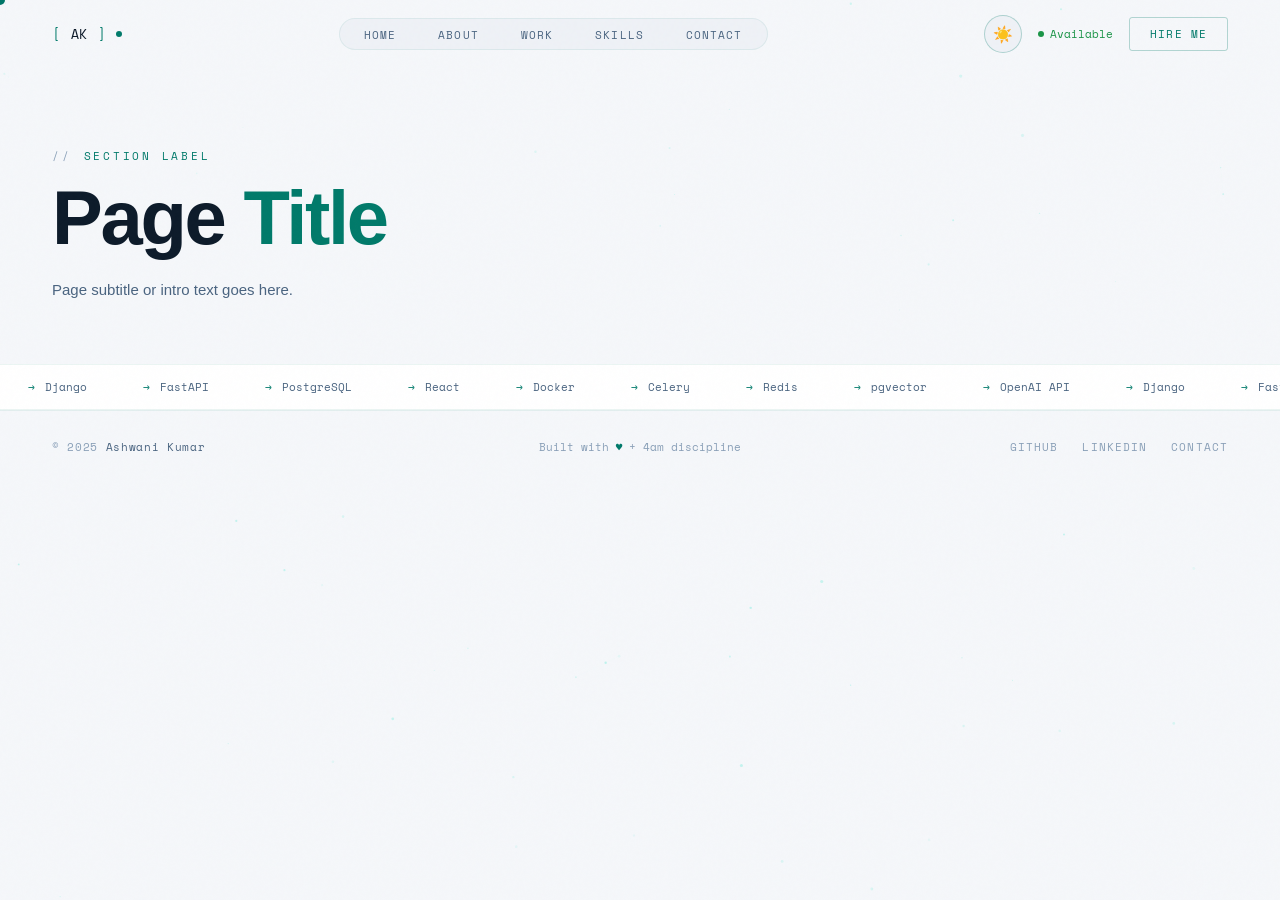
<file: frontend/base.html>
<!DOCTYPE html>
<html lang="en">
<head>
<meta charset="UTF-8">
<meta name="viewport" content="width=device-width,initial-scale=1.0">

<!-- ═══════════════════════════════════════════
  ✏️  EDIT: Page title and description
═══════════════════════════════════════════ -->
<title>PAGE TITLE — Ashwani Kumar</title>
<meta name="description" content="PAGE DESCRIPTION HERE">

<!-- OG / Social -->
<meta property="og:title" content="PAGE TITLE — Ashwani Kumar">
<meta property="og:description" content="PAGE DESCRIPTION HERE">
<meta property="og:type" content="website">
<meta property="og:url" content="https://ashwani.dev/PAGE.html">

<!-- Shared stylesheet -->
<link rel="stylesheet" href="style.css">

<style>
/* ═══════════════════════════════════════════
  ✏️  EDIT: Page-specific styles go here
═══════════════════════════════════════════ */
main { position: relative; z-index: 1; padding-top: 68px; }
</style>
</head>
<body>

<!-- ── SHARED UI (DO NOT EDIT) ──────────────── -->
<div id="cursor"></div>
<div id="cursor-ring"></div>
<div id="scroll-progress"></div>
<div id="page-transition"></div>
<div id="pt-label"></div>
<canvas id="bg-canvas"></canvas>

<!-- ── NAV (mark the active link with class="active") ── -->
<nav id="nav">
  <a href="index.html" class="nav-logo">
    <span class="logo-bracket">[</span>AK<span class="logo-bracket">]</span>
    <div class="logo-dot"></div>
  </a>
  <ul class="nav-center">
    <li><a href="index.html">Home</a></li>
    <li><a href="about.html">About</a></li>
    <li><a href="work.html">Work</a></li>
    <li><a href="skills.html">Skills</a></li>
    <li><a href="contact.html">Contact</a></li>
  </ul>
  <div class="nav-right">
    <span class="nav-avail">Available</span>
    <a href="contact.html" class="nav-hire">Hire Me</a>
  </div>
  <button class="nav-hamburger" id="hamburger" aria-label="Menu">
    <span></span><span></span><span></span>
  </button>
</nav>

<!-- Mobile menu -->
<div id="mobile-menu">
  <li><a href="index.html">Home</a></li>
    <li><a href="about.html">About</a></li>
    <li><a href="work.html">Work</a></li>
    <li><a href="skills.html">Skills</a></li>
    <li><a href="blog.html">Blog</a></li>
    <li><a href="contact.html">Contact</a></li>
</div>

<!-- ════════════════════════════════════════════
  ✏️  EDIT: Your page content goes inside <main>
════════════════════════════════════════════ -->
<main>

  <!-- PAGE HEADER — copy this block to start every page -->
  <section style="padding: 80px 52px 60px; max-width: 1300px; margin: 0 auto;">
    <div class="section-tag reveal">Section Label</div>
    <h1 class="big-title reveal" data-delay="80">
      Page <span class="c">Title</span>
    </h1>
    <p class="reveal" data-delay="160" style="font-size:15px; color:var(--text2); line-height:1.85; max-width:560px; margin-top:20px;">
      Page subtitle or intro text goes here.
    </p>
  </section>

  <!-- TICKER (optional — remove if not needed) -->
  <div class="ticker-wrap">
    <div class="ticker-track" id="ticker"></div>
  </div>

  <!-- ✏️ YOUR SECTIONS GO HERE -->
  <!-- 
    Available utility classes:
    ─────────────────────────────────────────────
    Layout:
      .reveal          → fade up on scroll
      .reveal-left     → slide in from left
      .reveal-right    → slide in from right
      data-delay="100" → delay in ms (add to .reveal elements)
      .card            → base card style (border + hover lift)
      .grid-bg         → subtle grid background pattern

    Typography:
      .big-title       → large display heading
      .big-title .c    → cyan accent word
      .big-title .s    → italic serif accent word
      .section-tag     → small uppercase monospace label

    Buttons:
      .btn .btn-fill   → solid cyan button
      .btn .btn-outline → outline button
      data-magnetic    → add magnetic hover effect

    Tags / Pills:
      .pill            → cyan pill tag
      .pill.amber      → amber pill tag
      .pill.green      → green pill tag
      .pill.red        → red pill tag

    Counters:
      data-count="42"        → auto-animates to 42
      data-suffix="+"        → appends + to number

    Ticker (marquee):
      populate #ticker via JS (see script below)
  -->

</main>

<!-- ── FOOTER (DO NOT EDIT) ──────────────────── -->
<footer>
  <div class="footer-left">© 2025 <span>Ashwani Kumar</span></div>
  <div class="footer-center">Built with <span>♥</span> + 4am discipline</div>
  <div class="footer-right">
    <a href="https://github.com/Ashwani1611" target="_blank">GitHub</a>
    <a href="https://linkedin.com/in/ashwani-kumar" target="_blank">LinkedIn</a>
    <a href="contact.html">Contact</a>
  </div>
</footer>

<!-- ── SHARED JS (DO NOT EDIT) ───────────────── -->
<script src="main.js"></script>

<!-- ═══════════════════════════════════════════
  ✏️  EDIT: Page-specific JS goes here
═══════════════════════════════════════════ -->
<script>
  // Optional: populate the ticker strip
  const techs = ['Django','FastAPI','PostgreSQL','React','Docker','Celery','Redis','pgvector','OpenAI API'];
  const ticker = document.getElementById('ticker');
  if (ticker) {
    const html = [...techs, ...techs, ...techs, ...techs]
      .map(x => `<div class="ticker-item"><span class="sep">→</span>${x}</div>`)
      .join('');
    ticker.innerHTML = html + html;
  }

  // Optional: Text scramble on an element
  // const el = document.querySelector('.scramble-target');
  // if (el) new TextScramble(el).setText('New Text');

  // Optional: Typewriter
  // initTypewriter(document.getElementById('tw'), ['word one.', 'word two.']);
</script>

</body>
</html>
</file>
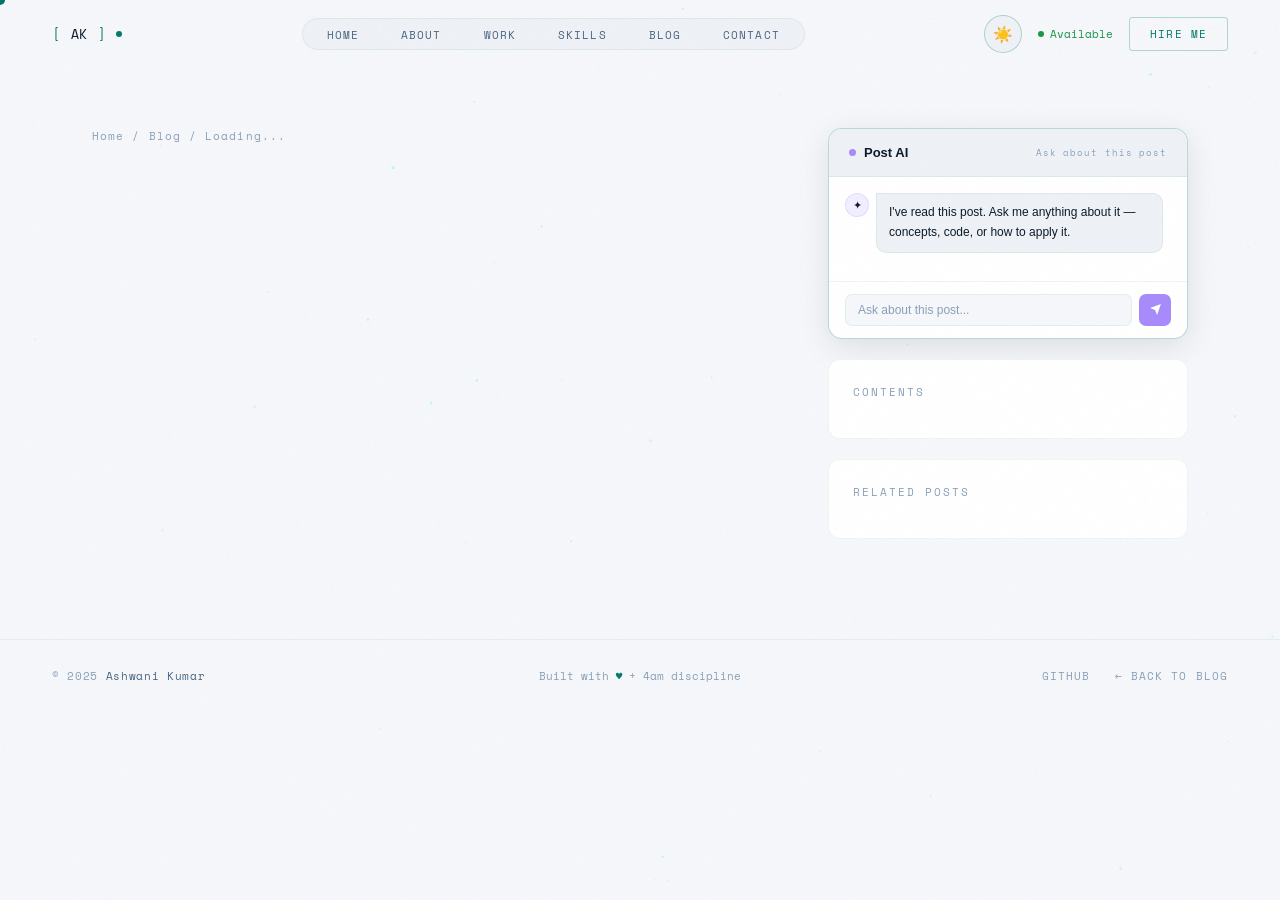
<file: frontend/blog-post.html>
<!DOCTYPE html>
<html lang="en">
<head>
<meta charset="UTF-8">
<meta name="viewport" content="width=device-width,initial-scale=1.0">
<title>Post — Ashwani Kumar</title>
<link rel="stylesheet" href="style.css">
<style>
main { position:relative; z-index:1; padding-top:68px; }

/* POST LAYOUT */
#post-wrap {
  max-width:1200px; margin:0 auto;
  padding:60px 52px 100px;
  display:grid; grid-template-columns:1fr 360px; gap:48px;
  align-items:start;
}

/* LEFT — article */
.post-article { min-width:0; }

.post-breadcrumb {
  font-family:var(--font-mono); font-size:11px; color:var(--text3);
  letter-spacing:.1em; margin-bottom:28px;
  display:flex; align-items:center; gap:8px;
}
.post-breadcrumb a { color:var(--text3); text-decoration:none; transition:color .2s; }
.post-breadcrumb a:hover { color:var(--cyan); }
.post-breadcrumb .sep { color:var(--text3); }

.post-header { margin-bottom:40px; }
.post-header .meta-row { display:flex; align-items:center; gap:10px; flex-wrap:wrap; margin-bottom:20px; }
.post-header .post-cat {
  font-family:var(--font-mono); font-size:10px; letter-spacing:.14em;
  text-transform:uppercase; padding:4px 12px; border-radius:100px; font-weight:700;
}
.cat-django        { background:rgba(0,229,192,.1);    color:var(--cyan); }
.cat-dsa           { background:rgba(244,185,66,.1);   color:var(--amber); }
.cat-system-design { background:rgba(240,95,122,.1);   color:var(--red); }
.cat-ai            { background:rgba(167,139,250,.12); color:#a78bfa; }
.cat-devops        { background:rgba(74,222,128,.1);   color:var(--green); }
.cat-python        { background:rgba(0,184,154,.1);    color:var(--cyan2); }

.post-header .post-date { font-family:var(--font-mono); font-size:11px; color:var(--text3); }
.post-header .post-read { font-family:var(--font-mono); font-size:11px; color:var(--text3); margin-left:auto; }

.post-h1 {
  font-family:var(--font-head); font-size:clamp(28px,4vw,48px);
  font-weight:900; line-height:1.05; letter-spacing:-.03em;
  margin-bottom:20px; color:var(--text);
}
.post-excerpt-big {
  font-size:17px; color:var(--text2); line-height:1.8;
  margin-bottom:24px; font-style:italic;
  border-left:3px solid var(--cyan); padding-left:20px;
}
.post-tags-row { display:flex; gap:6px; flex-wrap:wrap; margin-bottom:32px; }

/* LIKE / SHARE BAR */
.post-action-bar {
  display:flex; align-items:center; gap:16px;
  padding:16px 20px; background:var(--c1); border:1px solid var(--border3);
  border-radius:10px; margin-bottom:40px; flex-wrap:wrap;
}
.pab-like {
  display:flex; align-items:center; gap:8px;
  font-family:var(--font-mono); font-size:12px;
  background:none; border:1px solid var(--border2);
  color:var(--text2); padding:8px 18px; border-radius:100px;
  cursor:none; transition:.2s; letter-spacing:.08em;
}
.pab-like.liked { color:var(--red); border-color:var(--red); background:rgba(192,41,74,.07); }
.pab-like:hover { border-color:var(--red); color:var(--red); }
.pab-like svg { width:14px; height:14px; }
.pab-share {
  font-family:var(--font-mono); font-size:11px; color:var(--text3);
  background:none; border:1px solid var(--border3);
  padding:8px 16px; border-radius:100px; cursor:none; transition:.2s;
}
.pab-share:hover { border-color:var(--border2); color:var(--text); }
.pab-read { font-family:var(--font-mono); font-size:11px; color:var(--text3); margin-left:auto; }
.progress-ring { display:flex; align-items:center; gap:8px; }
#read-fill { transition:stroke-dashoffset .3s; }

/* ARTICLE BODY */
.post-body { font-size:15px; line-height:1.9; color:var(--text2); }
.post-body h2 { font-family:var(--font-head); font-size:24px; font-weight:800; color:var(--text); margin:40px 0 16px; letter-spacing:-.02em; }
.post-body h3 { font-family:var(--font-head); font-size:18px; font-weight:700; color:var(--text); margin:28px 0 12px; }
.post-body p { margin-bottom:20px; }
.post-body strong { color:var(--text); font-weight:600; }
.post-body code { font-family:var(--font-mono); font-size:12px; background:var(--c2); color:var(--cyan); padding:2px 6px; border-radius:4px; border:1px solid var(--border3); }
.post-body pre { background:var(--c1); border:1px solid var(--border2); border-radius:10px; padding:24px; overflow-x:auto; margin:24px 0; position:relative; }
.post-body pre code { background:none; border:none; padding:0; font-size:13px; line-height:1.75; color:var(--text); }
.post-body blockquote { border-left:3px solid var(--cyan); padding:16px 20px; background:rgba(0,229,192,.04); margin:24px 0; border-radius:0 8px 8px 0; font-style:italic; color:var(--text2); }
.post-body ul, .post-body ol { padding-left:20px; margin-bottom:20px; }
.post-body li { margin-bottom:8px; }
.post-body .callout { background:rgba(167,139,250,.07); border:1px solid rgba(167,139,250,.2); padding:20px 24px; border-radius:10px; margin:24px 0; display:flex; gap:12px; align-items:flex-start; }
.post-body .callout-icon { font-size:20px; flex-shrink:0; }
.post-body .callout-text { font-size:14px; line-height:1.7; }
.copy-btn { position:absolute; top:12px; right:12px; font-family:var(--font-mono); font-size:10px; color:var(--text3); background:var(--c2); border:1px solid var(--border3); padding:4px 10px; border-radius:4px; cursor:none; transition:.2s; }
.copy-btn:hover { border-color:var(--cyan); color:var(--cyan); }
.copy-btn.copied { color:var(--green); border-color:var(--green); }

/* AUTHOR BOX */
.author-box { background:var(--c1); border:1px solid var(--border2); border-radius:12px; padding:28px; margin:48px 0; display:flex; gap:20px; align-items:flex-start; }
.author-avatar { width:56px; height:56px; border-radius:50%; background:linear-gradient(135deg,var(--cyan2),var(--cyan)); display:flex; align-items:center; justify-content:center; font-size:24px; flex-shrink:0; box-shadow:0 0 0 3px rgba(0,229,192,.2); }
.author-name { font-family:var(--font-head); font-size:16px; font-weight:800; margin-bottom:4px; }
.author-role { font-family:var(--font-mono); font-size:10px; color:var(--cyan); letter-spacing:.12em; margin-bottom:10px; }
.author-bio { font-size:13px; color:var(--text2); line-height:1.7; }

.post-divider { height:1px; background:var(--border3); margin:48px 0; }

/* COMMENTS */
#comments { margin-top:48px; }
.comments-title { font-family:var(--font-head); font-size:24px; font-weight:800; margin-bottom:32px; }
.comment-form { background:var(--c1); border:1px solid var(--border2); padding:28px; border-radius:12px; margin-bottom:40px; }
.comment-form h3 { font-family:var(--font-head); font-size:16px; font-weight:700; margin-bottom:20px; }
.cf-row { display:grid; grid-template-columns:1fr 1fr; gap:14px; margin-bottom:14px; }
.cf-group { display:flex; flex-direction:column; gap:6px; }
.cf-group label { font-family:var(--font-mono); font-size:10px; color:var(--text3); letter-spacing:.14em; text-transform:uppercase; }
.cf-group input, .cf-group textarea { background:var(--c0); border:1px solid var(--border3); color:var(--text); font-family:var(--font-body); font-size:14px; padding:11px 14px; border-radius:8px; outline:none; cursor:none; transition:border-color .2s; }
.cf-group input:focus, .cf-group textarea:focus { border-color:var(--border2); }
.cf-group input::placeholder, .cf-group textarea::placeholder { color:var(--text3); }
.cf-group textarea { resize:vertical; min-height:100px; }
.cf-submit { background:var(--cyan); color:var(--c0); border:none; font-family:var(--font-mono); font-size:12px; letter-spacing:.12em; text-transform:uppercase; padding:12px 28px; border-radius:6px; cursor:none; margin-top:14px; transition:.2s; }
.cf-submit:hover { background:var(--text); }
.comments-list { display:flex; flex-direction:column; gap:20px; }
.comment-item { background:var(--c1); border:1px solid var(--border3); padding:24px; border-radius:12px; transition:border-color .2s; animation:commentIn .4s var(--ease); }
@keyframes commentIn { from{opacity:0;transform:translateY(12px)} to{opacity:1;transform:none} }
.comment-item:hover { border-color:var(--border2); }
.comment-header { display:flex; align-items:center; gap:12px; margin-bottom:12px; }
.comment-avatar { width:36px; height:36px; border-radius:50%; display:flex; align-items:center; justify-content:center; font-size:15px; flex-shrink:0; font-weight:700; font-family:var(--font-head); }
.comment-name { font-family:var(--font-head); font-size:14px; font-weight:700; }
.comment-date { font-family:var(--font-mono); font-size:10px; color:var(--text3); letter-spacing:.08em; margin-left:auto; }
.comment-text { font-size:14px; color:var(--text2); line-height:1.75; }
.comment-footer { display:flex; align-items:center; gap:12px; margin-top:12px; }
.comment-like { display:flex; align-items:center; gap:5px; font-family:var(--font-mono); font-size:10px; color:var(--text3); background:none; border:none; cursor:none; transition:color .2s; }
.comment-like:hover { color:var(--red); }
.comment-like.liked { color:var(--red); }
.ai-reply-tag { font-family:var(--font-mono); font-size:10px; color:#a78bfa; background:rgba(167,139,250,.08); border:1px solid rgba(167,139,250,.18); padding:2px 8px; border-radius:100px; margin-left:auto; }

/* RIGHT SIDEBAR */
.post-sidebar { position:sticky; top:88px; display:flex; flex-direction:column; gap:20px; }

/* AI Chat */
.post-ai { background:var(--c1); border:1px solid var(--border2); border-radius:14px; overflow:hidden; box-shadow:var(--shadow); }
.pai-head { padding:16px 20px; background:var(--c2); border-bottom:1px solid var(--border3); display:flex; align-items:center; gap:8px; }
.pai-dot { width:7px; height:7px; background:#a78bfa; border-radius:50%; animation:ai-pulse 2s infinite; }
@keyframes ai-pulse { 0%,100%{box-shadow:0 0 0 0 rgba(167,139,250,.4)} 50%{box-shadow:0 0 0 4px rgba(167,139,250,0)} }
.pai-title { font-family:var(--font-head); font-size:13px; font-weight:700; }
.pai-sub { font-family:var(--font-mono); font-size:9px; color:var(--text3); letter-spacing:.1em; margin-left:auto; }
.pai-msgs { padding:16px; max-height:280px; overflow-y:auto; display:flex; flex-direction:column; gap:10px; }
.pai-msgs::-webkit-scrollbar { width:3px; }
.pai-msgs::-webkit-scrollbar-thumb { background:var(--border2); border-radius:2px; }
.pai-msg { display:flex; gap:7px; align-items:flex-start; }
.pai-msg.user { flex-direction:row-reverse; }
.pai-avatar { width:24px; height:24px; border-radius:50%; flex-shrink:0; display:flex; align-items:center; justify-content:center; font-size:11px; background:var(--c2); border:1px solid var(--border3); }
.pai-msg.ai-msg .pai-avatar { background:rgba(167,139,250,.15); border-color:rgba(167,139,250,.2); }
.pai-bubble { max-width:88%; padding:9px 12px; border-radius:10px; font-size:12px; line-height:1.65; }
.pai-msg.user .pai-bubble { background:var(--cyan); color:var(--c0); border-radius:10px 0 10px 10px; }
.pai-msg.ai-msg .pai-bubble { background:var(--c2); color:var(--text); border-radius:0 10px 10px 10px; border:1px solid var(--border3); }
.pai-bubble.typing::after { content:'●●●'; animation:typing 1s infinite; font-size:9px; letter-spacing:2px; }
@keyframes typing { 0%,100%{opacity:.3} 50%{opacity:1} }
.pai-qs { padding:0 16px 12px; display:flex; flex-wrap:wrap; gap:5px; }
.pai-q { font-family:var(--font-mono); font-size:9px; color:var(--text3); border:1px solid var(--border3); background:var(--c0); padding:4px 9px; border-radius:100px; cursor:none; transition:.2s; }
.pai-q:hover { border-color:rgba(167,139,250,.35); color:#a78bfa; }
.pai-row { padding:12px 16px; border-top:1px solid var(--border3); display:flex; gap:7px; }
.pai-input { flex:1; background:var(--c0); border:1px solid var(--border3); color:var(--text); font-family:var(--font-body); font-size:12px; padding:8px 12px; border-radius:7px; outline:none; cursor:none; transition:border-color .2s; }
.pai-input:focus { border-color:rgba(167,139,250,.4); }
.pai-input::placeholder { color:var(--text3); }
.pai-send { width:32px; height:32px; background:#a78bfa; border:none; border-radius:7px; cursor:none; display:flex; align-items:center; justify-content:center; transition:background .2s; flex-shrink:0; }
.pai-send:hover { background:#9061f9; }
.pai-send svg { width:13px; height:13px; fill:white; }

/* TOC */
.toc-box { background:var(--c1); border:1px solid var(--border3); border-radius:12px; padding:24px; }
.toc-title { font-family:var(--font-mono); font-size:11px; color:var(--text3); letter-spacing:.18em; text-transform:uppercase; margin-bottom:14px; }
.toc-item { display:block; font-size:13px; color:var(--text2); text-decoration:none; padding:6px 0; border-bottom:1px solid var(--border3); transition:color .2s; }
.toc-item:last-child { border-bottom:none; }
.toc-item:hover, .toc-item.active { color:var(--cyan); }
.toc-item::before { content:'#'; color:var(--text3); margin-right:6px; font-family:var(--font-mono); font-size:11px; }

/* RELATED */
.related-box { background:var(--c1); border:1px solid var(--border3); border-radius:12px; padding:24px; }
.related-title { font-family:var(--font-mono); font-size:11px; color:var(--text3); letter-spacing:.18em; text-transform:uppercase; margin-bottom:14px; }
.related-item { display:flex; flex-direction:column; gap:4px; padding:10px 0; border-bottom:1px solid var(--border3); text-decoration:none; }
.related-item:last-child { border-bottom:none; }
.related-item-title { font-size:13px; color:var(--text); font-weight:600; transition:color .2s; }
.related-item:hover .related-item-title { color:var(--cyan); }
.related-item-meta { font-family:var(--font-mono); font-size:10px; color:var(--text3); }

@media(max-width:1000px) {
  #post-wrap { grid-template-columns:1fr; padding-left:20px; padding-right:20px; }
  .post-sidebar { position:static; }
  .cf-row { grid-template-columns:1fr; }
}
</style>
</head>
<body>
<div id="cursor"></div>
<div id="cursor-ring"></div>
<div id="scroll-progress"></div>
<div id="page-transition"></div>
<div id="pt-label"></div>
<canvas id="bg-canvas"></canvas>

<nav id="nav">
  <a href="index.html" class="nav-logo"><span class="logo-bracket">[</span>AK<span class="logo-bracket">]</span><div class="logo-dot"></div></a>
  <ul class="nav-center">
    <li><a href="index.html">Home</a></li>
    <li><a href="about.html">About</a></li>
    <li><a href="work.html">Work</a></li>
    <li><a href="skills.html">Skills</a></li>
    <li><a href="blog.html">Blog</a></li>
    <li><a href="contact.html">Contact</a></li>
  </ul>
  <div class="nav-right">
    <span class="nav-avail">Available</span>
    <a href="contact.html" class="nav-hire">Hire Me</a>
  </div>
  <button class="nav-hamburger" id="hamburger"><span></span><span></span><span></span></button>
</nav>
<div id="mobile-menu">
  <a href="index.html">Home</a>
  <a href="about.html">About</a>
  <a href="work.html">Work</a>
  <a href="skills.html">Skills</a>
  <a href="blog.html">Blog</a>
  <a href="contact.html">Contact</a>
</div>

<main>
<div id="post-wrap">
  <!-- ARTICLE -->
  <article class="post-article" id="post-article">
    <div class="post-breadcrumb">
      <a href="index.html">Home</a><span class="sep">/</span>
      <a href="blog.html">Blog</a><span class="sep">/</span>
      <span id="bc-title">Loading...</span>
    </div>
    <div id="post-content"></div>
  </article>

  <!-- SIDEBAR -->
  <aside class="post-sidebar">
    <div class="post-ai reveal-right">
      <div class="pai-head">
        <div class="pai-dot"></div>
        <div class="pai-title">Post AI</div>
        <span class="pai-sub">Ask about this post</span>
      </div>
      <div class="pai-msgs" id="pai-msgs">
        <div class="pai-msg ai-msg">
          <div class="pai-avatar">✦</div>
          <div class="pai-bubble">I've read this post. Ask me anything about it — concepts, code, or how to apply it.</div>
        </div>
      </div>
      <div class="pai-qs" id="pai-qs"></div>
      <div class="pai-row">
        <input class="pai-input" id="pai-input" placeholder="Ask about this post...">
        <button class="pai-send" id="pai-send"><svg viewBox="0 0 24 24"><path d="M22 2 11 13M22 2 15 22l-4-9-9-4 20-7z"/></svg></button>
      </div>
    </div>

    <div class="toc-box reveal-right" data-delay="80" id="toc-box">
      <div class="toc-title">Contents</div>
      <div id="toc-links"></div>
    </div>

    <div class="related-box reveal-right" data-delay="160" id="related-box">
      <div class="related-title">Related Posts</div>
      <div id="related-links"></div>
    </div>
  </aside>
</div>
</main>

<footer>
  <div class="footer-left">© 2025 <span>Ashwani Kumar</span></div>
  <div class="footer-center">Built with <span>♥</span> + 4am discipline</div>
  <div class="footer-right">
    <a href="https://github.com/Ashwani1611" target="_blank">GitHub</a>
    <a href="blog.html">← Back to Blog</a>
  </div>
</footer>

<!-- api.js must come before main.js and posts-data.js -->
<script src="api.js"></script>
<script src="main.js"></script>
<script src="posts-data.js"></script>
<script>
/* ════════════════════════════════════════
   LIKES (localStorage fallback when backend offline)
════════════════════════════════════════ */
function getLikes() { try { return JSON.parse(localStorage.getItem('ak_likes') || '{}'); } catch { return {}; } }
function saveLikes(o) { try { localStorage.setItem('ak_likes', JSON.stringify(o)); } catch {} }
function isLiked(id) { return !!getLikes()[id]; }
function toggleLike(id) { const l = getLikes(); l[id] = !l[id]; saveLikes(l); return l[id]; }

/* ════════════════════════════════════════
   COMMENTS (localStorage fallback)
════════════════════════════════════════ */
function getComments(id) { try { return JSON.parse(localStorage.getItem('ak_comments_' + id) || '[]'); } catch { return []; } }
function saveComments(id, arr) { try { localStorage.setItem('ak_comments_' + id, JSON.stringify(arr)); } catch {} }
const AVATAR_COLORS = ['#00e5c0','#a78bfa','#f4b942','#f05f7a','#4ade80','#60a5fa'];
function avatarColor(name) { return AVATAR_COLORS[name.charCodeAt(0) % AVATAR_COLORS.length]; }

/* ════════════════════════════════════════
   LOAD POST
════════════════════════════════════════ */
const params = new URLSearchParams(window.location.search);
const postId = params.get('id') || POSTS[0].id;
const post   = POSTS.find(p => p.id === postId) || POSTS[0];

document.title = post.title + ' — Ashwani Kumar';
document.getElementById('bc-title').textContent = post.title.length > 40 ? post.title.slice(0,40) + '…' : post.title;

const liked     = isLiked(post.id);
const likeCount = post.likes + (liked ? 1 : 0);

document.getElementById('post-content').innerHTML = `
  <header class="post-header">
    <div class="meta-row">
      <span class="post-cat cat-${post.cat}">${post.cat.replace('-',' ')}</span>
      <span class="post-date">${post.date}</span>
      <span class="post-read">${post.read}</span>
    </div>
    <h1 class="post-h1">${post.title}</h1>
    <p class="post-excerpt-big">${post.excerpt}</p>
    <div class="post-tags-row">${post.tags.map(t=>`<span class="pill" style="font-size:10px">${t}</span>`).join('')}</div>
  </header>

  <div class="post-action-bar">
    <button class="pab-like ${liked ? 'liked' : ''}" id="pab-like">
      <svg viewBox="0 0 24 24" fill="${liked ? 'currentColor' : 'none'}" stroke="currentColor" stroke-width="2">
        <path d="M20.84 4.61a5.5 5.5 0 0 0-7.78 0L12 5.67l-1.06-1.06a5.5 5.5 0 0 0-7.78 7.78l1.06 1.06L12 21.23l7.78-7.78 1.06-1.06a5.5 5.5 0 0 0 0-7.78z"/>
      </svg>
      <span id="pab-count">${likeCount}</span> Likes
    </button>
    <button class="pab-share" onclick="navigator.clipboard.writeText(location.href).then(()=>this.textContent='✓ Copied!')">Share ↗</button>
    <div class="pab-read">
      <div class="progress-ring">
        <svg width="28" height="28">
          <circle cx="14" cy="14" r="11" fill="none" stroke="var(--border3)" stroke-width="2.5"/>
          <circle id="read-fill" cx="14" cy="14" r="11" fill="none" stroke="var(--cyan)" stroke-width="2.5" stroke-dasharray="69.1" stroke-dashoffset="69.1"/>
        </svg>
        <span style="font-family:var(--font-mono);font-size:11px;color:var(--text3)">${post.read}</span>
      </div>
    </div>
  </div>

  <div class="post-body" id="post-body">${post.body}</div>

  <div class="author-box">
    <div class="author-avatar">👨‍💻</div>
    <div>
      <div class="author-name">Ashwani Kumar</div>
      <div class="author-role">FULL-STACK DEVELOPER · BACKEND SPECIALIST</div>
      <div class="author-bio">Building scalable backends with Django, FastAPI & PostgreSQL. Studying at IIT Mandi. Writing to learn in public and share what actually works in production.</div>
    </div>
  </div>

  <div class="post-divider"></div>

  <section id="comments">
    <div class="comments-title">Comments (<span id="comment-count">0</span>)</div>
    <div class="comment-form">
      <h3>Leave a Comment</h3>
      <div class="cf-row">
        <div class="cf-group"><label>Name *</label><input id="cf-name" placeholder="Your name"></div>
        <div class="cf-group"><label>Email</label><input id="cf-email" type="email" placeholder="your@email.com (not shown)"></div>
      </div>
      <div class="cf-group" style="margin-bottom:14px">
        <label>Message *</label>
        <textarea id="cf-msg" placeholder="Share your thoughts, questions, or corrections..."></textarea>
      </div>
      <button class="cf-submit" id="cf-submit">Post Comment</button>
    </div>
    <div class="comments-list" id="comments-list"></div>
  </section>
`;

/* Like button — tries API first, falls back to localStorage */
document.getElementById('pab-like').addEventListener('click', async function () {
  const slug = post.slug || post.id;
  const res = await AK.apiTogglePostLike(slug);
  if (res) {
    this.classList.toggle('liked', res.liked);
    this.querySelector('svg').setAttribute('fill', res.liked ? 'currentColor' : 'none');
    document.getElementById('pab-count').textContent = res.like_count;
  } else {
    const l = toggleLike(post.id);
    this.classList.toggle('liked', l);
    this.querySelector('svg').setAttribute('fill', l ? 'currentColor' : 'none');
    document.getElementById('pab-count').textContent = post.likes + (l ? 1 : 0);
  }
  this.style.transform = 'scale(1.15)';
  setTimeout(() => this.style.transform = '', 200);
});

/* Read progress ring */
const circle = document.getElementById('read-fill');
window.addEventListener('scroll', () => {
  const pct = window.scrollY / (document.documentElement.scrollHeight - window.innerHeight);
  if (circle) circle.style.strokeDashoffset = 69.1 * (1 - Math.min(pct, 1));
}, { passive: true });

/* Code copy buttons */
document.querySelectorAll('.post-body pre').forEach(pre => {
  const btn = document.createElement('button');
  btn.className = 'copy-btn'; btn.textContent = 'Copy';
  pre.appendChild(btn);
  btn.addEventListener('click', () => {
    navigator.clipboard.writeText(pre.querySelector('code').textContent);
    btn.textContent = 'Copied ✓'; btn.classList.add('copied');
    setTimeout(() => { btn.textContent = 'Copy'; btn.classList.remove('copied'); }, 2000);
  });
});

/* TOC */
const tocBox = document.getElementById('toc-links');
if (post.toc) {
  const heads = document.querySelectorAll('.post-body h2, .post-body h3');
  post.toc.forEach((t, i) => {
    const a = document.createElement('a');
    a.className = 'toc-item'; a.href = '#h' + i; a.textContent = t;
    tocBox.appendChild(a);
    if (heads[i]) heads[i].id = 'h' + i;
  });
}

/* TOC scroll highlight */
const heads = document.querySelectorAll('.post-body h2, .post-body h3');
window.addEventListener('scroll', () => {
  let cur = 0;
  heads.forEach((h, i) => { if (window.scrollY >= h.offsetTop - 120) cur = i; });
  document.querySelectorAll('.toc-item').forEach((a, i) => a.classList.toggle('active', i === cur));
}, { passive: true });

/* Related posts */
const related = POSTS.filter(p => p.id !== post.id && (p.cat === post.cat || p.tags.some(t => post.tags.includes(t)))).slice(0, 3);
const relBox  = document.getElementById('related-links');
if (related.length) {
  related.forEach(r => {
    relBox.innerHTML += `<a href="blog-post.html?id=${r.id}" class="related-item"><div class="related-item-title">${r.title}</div><div class="related-item-meta">${r.date} · ${r.read}</div></a>`;
  });
} else {
  relBox.innerHTML = '<p style="font-size:13px;color:var(--text3)">No related posts yet.</p>';
}

/* ════════════════════════════════════════
   COMMENTS — API-first, localStorage fallback
════════════════════════════════════════ */
const SEEDED_COMMENTS = {
  'django-select-related': [
    { name: 'Rahul M.',  text: 'Great explanation! The select_related vs prefetch_related distinction was exactly what I was confused about. Used this on my project and queries went from 80 to 3.', date: '2 days ago', likes: 5, color: '#00e5c0' },
    { name: 'Priya S.',  text: 'Really clear writeup Ashwani. The Debug Toolbar tip alone saved me hours of debugging. Do you have a post on database indexing next?', date: '1 day ago', likes: 3, color: '#a78bfa' },
    { name: 'DevNerd42', text: 'N+1 bugs are so sneaky. I once shipped a feature that made 500 DB calls per page load 😂 wish I had this guide earlier.', date: '5 hours ago', likes: 8, color: '#f4b942' },
  ],
  'rag-pgvector': [
    { name: 'Arjun K.', text: 'This is exactly what I needed. Been trying to understand how to add semantic search to my Django app without a separate vector DB. pgvector is the answer!', date: '1 day ago', likes: 12, color: '#00e5c0' },
    { name: 'Meera T.', text: 'The cosine distance explanation finally clicked for me. Thank you for writing this clearly.', date: '3 hours ago', likes: 4, color: '#a78bfa' },
  ],
};

async function renderComments() {
  const list    = document.getElementById('comments-list');
  const countEl = document.getElementById('comment-count');

  /* Try live comments first */
  const slug = post.slug || post.id;
  const liveComments = await AK.apiGetComments(slug);

  if (liveComments && liveComments.length) {
    countEl.textContent = liveComments.length;
    list.innerHTML = liveComments.map(c => `
      <div class="comment-item">
        <div class="comment-header">
          <div class="comment-avatar" style="background:${avatarColor(c.display_name || c.guest_name || 'U')};color:#05080c">
            ${(c.display_name || c.guest_name || 'U')[0].toUpperCase()}
          </div>
          <div><div class="comment-name">${c.display_name || c.guest_name || 'Guest'}</div></div>
          <div class="comment-date">${new Date(c.created_at).toLocaleDateString('en-IN',{day:'numeric',month:'short',year:'numeric'})}</div>
        </div>
        <div class="comment-text">${c.body}</div>
        <div class="comment-footer">
          <button class="comment-like" data-id="${c.id}">❤️ ${c.like_count || 0}</button>
          ${c.ai_reply ? `<span class="ai-reply-tag">✦ AI replied</span>` : ''}
        </div>
        ${c.ai_reply ? `
          <div style="margin-top:12px;padding:14px 18px;background:rgba(167,139,250,.06);border:1px solid rgba(167,139,250,.15);border-radius:8px;">
            <div style="font-family:var(--font-mono);font-size:9px;color:#a78bfa;margin-bottom:6px;letter-spacing:.1em">✦ ASHWANI REPLIED</div>
            <div style="font-size:13px;color:var(--text2);line-height:1.7">${c.ai_reply}</div>
          </div>` : ''}
      </div>`).join('');
  } else {
    /* Fallback: seeded + localStorage */
    const all    = getComments(post.id);
    const seeded = (SEEDED_COMMENTS[post.id] || []).slice(0, post.comments);
    countEl.textContent = seeded.length + all.length;
    list.innerHTML = [...seeded, ...all].map(c => `
      <div class="comment-item">
        <div class="comment-header">
          <div class="comment-avatar" style="background:${c.color || avatarColor(c.name)};color:#05080c">${c.name[0].toUpperCase()}</div>
          <div><div class="comment-name">${c.name}</div></div>
          <div class="comment-date">${c.date || 'Just now'}</div>
        </div>
        <div class="comment-text">${c.text}</div>
        <div class="comment-footer">
          <button class="comment-like">❤️ ${c.likes || 0}</button>
        </div>
      </div>`).join('');
  }

  /* Wire like buttons */
  list.querySelectorAll('.comment-like').forEach(btn => {
    btn.addEventListener('click', async () => {
      const id = btn.dataset.id;
      const n  = parseInt(btn.textContent.replace(/\D/g, '')) || 0;
      if (id) {
        const res = await AK.apiToggleCommentLike(id);
        if (res) { btn.classList.toggle('liked', res.liked); btn.textContent = `❤️ ${res.like_count}`; return; }
      }
      btn.classList.toggle('liked');
      btn.textContent = `❤️ ${btn.classList.contains('liked') ? n + 1 : n}`;
    });
  });
}
renderComments();

/* Comment submit — API-first, localStorage fallback, AI reply via backend */
document.getElementById('cf-submit').addEventListener('click', async () => {
  const name  = document.getElementById('cf-name').value.trim();
  const email = document.getElementById('cf-email').value.trim();
  const msg   = document.getElementById('cf-msg').value.trim();

  if (!name || !msg) {
    ['cf-name','cf-msg'].forEach(id => {
      const el = document.getElementById(id);
      if (!el.value.trim()) { el.style.borderColor = 'var(--red)'; setTimeout(() => el.style.borderColor = '', 2000); }
    });
    return;
  }

  const btn = document.getElementById('cf-submit');
  btn.textContent = 'Posting...'; btn.disabled = true;

  const slug = post.slug || post.id;
  const res  = await AK.apiPostComment(slug, msg, name, email || null);

  if (res) {
    /* Backend handled it (including AI reply via server) */
    document.getElementById('cf-name').value  = '';
    document.getElementById('cf-email').value = '';
    document.getElementById('cf-msg').value   = '';
    btn.textContent = 'Post Comment'; btn.disabled = false;
    await renderComments();
    return;
  }

  /* Offline fallback — save locally, get AI reply via backend */
  const all = getComments(post.id);
  all.push({ name, text: msg, date: 'Just now', likes: 0, color: avatarColor(name) });
  saveComments(post.id, all);
  document.getElementById('cf-name').value  = '';
  document.getElementById('cf-email').value = '';
  document.getElementById('cf-msg').value   = '';
  btn.textContent = 'Post Comment'; btn.disabled = false;
  await renderComments();

  /* AI reply (routed through backend, not direct to Anthropic) */
  const aiData = await AK.apiAIChat(
    [{ role: 'user', content: msg }]
  );
  const aiReply = aiData?.reply;
  if (aiReply) {
    setTimeout(() => {
      const list  = document.getElementById('comments-list');
      const aiDiv = document.createElement('div');
      aiDiv.className = 'comment-item';
      aiDiv.style.border = '1px solid rgba(167,139,250,.25)';
      aiDiv.innerHTML = `
        <div class="comment-header">
          <div class="comment-avatar" style="background:rgba(167,139,250,.2);color:#a78bfa;font-size:16px">✦</div>
          <div><div class="comment-name">Ashwani Kumar <span style="font-family:var(--font-mono);font-size:9px;color:#a78bfa;margin-left:6px">AI Reply</span></div></div>
          <div class="comment-date">Just now</div>
        </div>
        <div class="comment-text">${aiReply}</div>`;
      list.insertBefore(aiDiv, list.firstChild);
    }, 1200);
  }
});

/* ════════════════════════════════════════
   POST AI CHAT — routed via backend /ai/chat
════════════════════════════════════════ */
const paiMsgs  = document.getElementById('pai-msgs');
const paiInput = document.getElementById('pai-input');
const paiSend  = document.getElementById('pai-send');
let paiHistory = [];

const questions = ['Summarize key points', 'Show me a code example', 'How do I apply this?', 'What are common mistakes?'];
document.getElementById('pai-qs').innerHTML = questions.map(q =>
  `<button class="pai-q" data-q="${q}">${q}</button>`
).join('');
document.querySelectorAll('.pai-q').forEach(b => b.addEventListener('click', () => paiSendMsg(b.dataset.q)));

function paiAddMsg(role, text, typing = false) {
  const div = document.createElement('div');
  div.className = 'pai-msg ' + (role === 'user' ? 'user' : 'ai-msg');
  div.innerHTML = `<div class="pai-avatar">${role === 'user' ? '👤' : '✦'}</div><div class="pai-bubble${typing ? ' typing' : ''}">${typing ? '' : text}</div>`;
  paiMsgs.appendChild(div);
  paiMsgs.scrollTop = paiMsgs.scrollHeight;
  return div.querySelector('.pai-bubble');
}

async function paiSendMsg(q) {
  if (!q.trim()) return;
  paiHistory.push({ role: 'user', content: q });
  paiAddMsg('user', q);
  const bubble = paiAddMsg('ai', '', true);

  const data = await AK.apiAIChat(paiHistory);
  const reply = data?.reply || '⚠️ AI backend is offline. Make sure your FastAPI server is running.';

  bubble.classList.remove('typing');
  bubble.textContent = reply;
  paiHistory.push({ role: 'assistant', content: reply });
  paiMsgs.scrollTop = paiMsgs.scrollHeight;
}

paiSend.addEventListener('click', () => {
  const q = paiInput.value.trim();
  if (q) { paiInput.value = ''; paiSendMsg(q); }
});
paiInput.addEventListener('keydown', e => { if (e.key === 'Enter') paiSend.click(); });
</script>
</body>
</html>
</file>
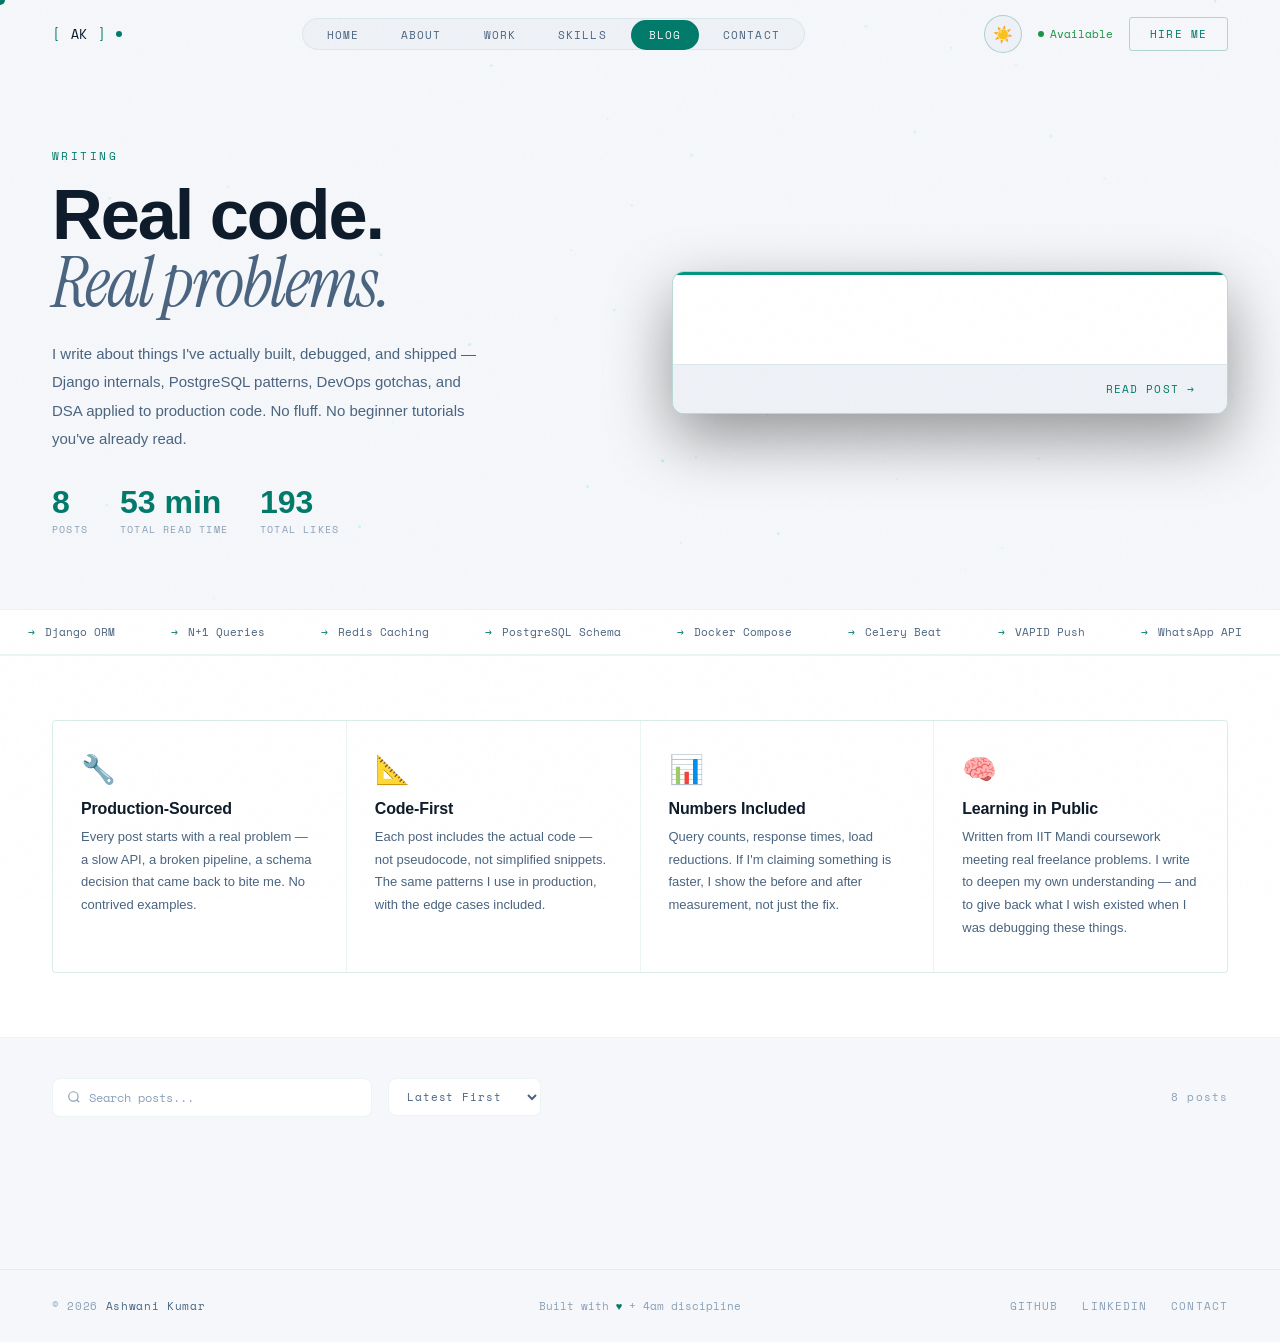
<file: frontend/blog.html>
<!DOCTYPE html>
<html lang="en">
<head>
<meta charset="UTF-8">
<meta name="viewport" content="width=device-width,initial-scale=1.0">
<title>Blog — Ashwani Kumar</title>
<meta name="description" content="Technical writing by Ashwani Kumar — real problems from production Django systems, PostgreSQL, DevOps, and DSA applied to actual code.">
<meta name="keywords" content="Django blog, Python developer blog, backend engineering India, PostgreSQL tips, Django ORM performance, IIT Mandi developer">
<meta name="author" content="Ashwani Kumar">
<meta name="robots" content="index, follow">
<link rel="canonical" href="https://ashwani.dev/blog.html">
<meta property="og:type" content="website">
<meta property="og:title" content="Blog — Ashwani Kumar | Django · PostgreSQL · DSA · DevOps">
<meta property="og:description" content="Real problems from production systems. No filler, no tutorials you've read before.">
<meta property="og:url" content="https://ashwani.dev/blog.html">
<meta property="og:image" content="https://ashwani.dev/og-image.png">
<link rel="stylesheet" href="style.css">
<style>
main { position:relative; z-index:1; padding-top:68px; }

/* ── BLOG HERO ── */
#blog-hero {
  padding:80px 52px 72px;
  max-width:1300px; margin:0 auto;
  display:grid; grid-template-columns:1fr 1fr;
  gap:64px; align-items:center;
}
.blog-hero-left .eyebrow {
  font-family:var(--font-mono); font-size:11px; color:var(--cyan);
  letter-spacing:.22em; text-transform:uppercase;
  margin-bottom:18px;
  opacity:0; animation:fadeUp .6s .1s forwards;
}
.blog-hero-left h1 {
  font-family:var(--font-head); font-size:clamp(44px,5.5vw,72px);
  font-weight:900; line-height:.95; letter-spacing:-.03em;
  margin-bottom:24px;
  opacity:0; animation:fadeUp .7s .2s forwards;
}
.blog-hero-left h1 .s {
  font-family:var(--font-serif); font-style:italic;
  font-weight:400; color:var(--text2);
}
.blog-hero-left .lead {
  font-size:15px; color:var(--text2); line-height:1.9;
  max-width:440px; margin-bottom:32px;
  opacity:0; animation:fadeUp .7s .35s forwards;
}
.blog-stats {
  display:flex; gap:32px;
  opacity:0; animation:fadeUp .7s .5s forwards;
}
.blog-stat-n {
  font-family:var(--font-head); font-size:32px; font-weight:900;
  color:var(--cyan); line-height:1;
}
.blog-stat-l {
  font-family:var(--font-mono); font-size:10px; color:var(--text3);
  letter-spacing:.12em; text-transform:uppercase; margin-top:4px;
}

/* ── FEATURED CARD (hero right) ── */
.blog-featured-card {
  background:var(--c1); border:1px solid var(--border2);
  border-radius:12px; overflow:hidden;
  box-shadow:0 24px 64px rgba(0,0,0,.4);
  opacity:0; animation:fadeUp .9s .4s forwards;
  position:relative; cursor:pointer;
  transition:transform .3s var(--ease), box-shadow .3s;
  text-decoration:none; display:block;
}
.blog-featured-card:hover {
  transform:translateY(-4px);
  box-shadow:0 32px 80px rgba(0,0,0,.5);
}
.blog-featured-card::before {
  content:''; position:absolute; top:0; left:0; right:0; height:3px;
  background:linear-gradient(90deg,var(--cyan2),var(--cyan));
}
.bfc-body { padding:32px 32px 24px; }
.bfc-meta {
  display:flex; align-items:center; gap:10px;
  margin-bottom:16px; flex-wrap:wrap;
}
.bfc-title {
  font-family:var(--font-head); font-size:clamp(18px,2vw,24px);
  font-weight:800; line-height:1.15; margin-bottom:14px;
  letter-spacing:-.02em; color:var(--text);
}
.bfc-excerpt {
  font-size:13px; color:var(--text2); line-height:1.8;
  margin-bottom:20px;
  display:-webkit-box; -webkit-line-clamp:3; -webkit-box-orient:vertical;
  overflow:hidden;
}
.bfc-footer {
  display:flex; align-items:center; justify-content:space-between;
  padding:16px 32px;
  border-top:1px solid var(--border3);
  background:var(--c2);
}
.bfc-read-cta {
  font-family:var(--font-mono); font-size:11px;
  color:var(--cyan); letter-spacing:.1em; text-transform:uppercase;
}

/* ── ABOUT THE BLOG ── */
#about-blog {
  background:var(--c1);
  border-top:1px solid var(--border3);
  border-bottom:1px solid var(--border3);
  padding:64px 52px;
}
.about-blog-inner {
  max-width:1300px; margin:0 auto;
  display:grid; grid-template-columns:1fr 1fr 1fr 1fr;
  gap:1px; background:var(--border3);
  border:1px solid var(--border3); border-radius:4px; overflow:hidden;
}
.abl-item {
  background:var(--c1); padding:32px 28px;
  transition:background .3s;
}
.abl-item:hover { background:var(--c0); }
.abl-icon { font-size:28px; margin-bottom:14px; }
.abl-title {
  font-family:var(--font-head); font-size:16px; font-weight:800;
  margin-bottom:8px; letter-spacing:-.01em;
}
.abl-desc { font-size:13px; color:var(--text2); line-height:1.75; }

/* ── CONTROLS BAR ── */
#controls {
  padding:40px 52px 0;
  max-width:1300px; margin:0 auto;
}
.controls-top {
  display:flex; align-items:center; gap:16px;
  margin-bottom:20px; flex-wrap:wrap;
}
.blog-search {
  flex:1; min-width:200px; max-width:320px;
  display:flex; align-items:center; gap:8px;
  background:var(--c1); border:1px solid var(--border3);
  border-radius:8px; padding:0 14px;
  transition:border-color .2s;
}
.blog-search:focus-within { border-color:var(--border2); }
.blog-search svg {
  width:14px; height:14px; stroke:var(--text3); flex-shrink:0;
}
.blog-search input {
  background:none; border:none; outline:none;
  font-family:var(--font-mono); font-size:12px; color:var(--text);
  padding:10px 0; width:100%;
}
.blog-search input::placeholder { color:var(--text3); }
.sort-select {
  font-family:var(--font-mono); font-size:11px;
  background:var(--c1); border:1px solid var(--border3);
  color:var(--text2); padding:9px 14px; border-radius:8px;
  cursor:pointer; outline:none; transition:border-color .2s;
  letter-spacing:.08em;
}
.sort-select:focus { border-color:var(--border2); }
.post-count-label {
  font-family:var(--font-mono); font-size:11px;
  color:var(--text3); letter-spacing:.1em;
  margin-left:auto;
}

/* CATEGORY TABS */
.cat-tabs {
  display:flex; gap:6px; flex-wrap:wrap;
}
.cat-tab {
  font-family:var(--font-mono); font-size:10px;
  letter-spacing:.12em; text-transform:uppercase;
  padding:7px 14px; border-radius:100px;
  border:1px solid var(--border3); background:none;
  color:var(--text3); cursor:pointer;
  transition:all .2s; white-space:nowrap;
}
.cat-tab:hover { border-color:var(--border2); color:var(--text); }
.cat-tab.active {
  background:var(--cyan); color:var(--c0);
  border-color:var(--cyan);
}
.cat-tab .tab-count {
  font-size:9px; opacity:.7; margin-left:4px;
}

/* ── POSTS GRID ── */
#posts-grid {
  padding:32px 52px 100px;
  max-width:1300px; margin:0 auto;
}
.posts-layout {
  display:grid; grid-template-columns:repeat(3,1fr);
  gap:16px;
}
.post-card {
  background:var(--c1); border:1px solid var(--border3);
  border-radius:4px; padding:28px;
  display:flex; flex-direction:column;
  transition:border-color .3s, transform .3s var(--ease), box-shadow .3s;
  position:relative; overflow:hidden;
  cursor:pointer; text-decoration:none;
}
.post-card::after {
  content:''; position:absolute; bottom:0; left:0; right:0; height:2px;
  background:linear-gradient(90deg,var(--cyan2),var(--cyan));
  transform:scaleX(0); transform-origin:left;
  transition:transform .4s var(--ease);
}
.post-card:hover::after { transform:scaleX(1); }
.post-card:hover {
  border-color:var(--border2);
  transform:translateY(-3px);
  box-shadow:0 12px 32px rgba(0,0,0,.25);
}
.post-card.hidden { display:none; }

.pc-meta {
  display:flex; align-items:center; gap:8px;
  margin-bottom:14px; flex-wrap:wrap;
}
.pc-cat {
  font-family:var(--font-mono); font-size:9px;
  letter-spacing:.14em; text-transform:uppercase;
  padding:3px 10px; border-radius:100px; font-weight:700;
}
.cat-django        { background:rgba(0,229,192,.1);    color:var(--cyan); }
.cat-dsa           { background:rgba(244,185,66,.1);   color:var(--amber); }
.cat-system-design { background:rgba(240,95,122,.1);   color:var(--red); }
.cat-ai            { background:rgba(167,139,250,.12); color:#a78bfa; }
.cat-devops        { background:rgba(74,222,128,.1);   color:var(--green); }
.cat-python        { background:rgba(0,184,154,.1);    color:var(--cyan2); }

.pc-date { font-family:var(--font-mono); font-size:10px; color:var(--text3); }
.pc-read { font-family:var(--font-mono); font-size:10px; color:var(--text3); margin-left:auto; }

.pc-title {
  font-family:var(--font-head); font-size:17px; font-weight:800;
  line-height:1.2; margin-bottom:10px; letter-spacing:-.02em;
  color:var(--text); flex:1;
  display:-webkit-box; -webkit-line-clamp:3; -webkit-box-orient:vertical;
  overflow:hidden;
}
.pc-excerpt {
  font-size:12px; color:var(--text2); line-height:1.75;
  margin-bottom:16px;
  display:-webkit-box; -webkit-line-clamp:3; -webkit-box-orient:vertical;
  overflow:hidden;
}
.pc-tags { display:flex; flex-wrap:wrap; gap:5px; margin-bottom:16px; }
.pc-footer {
  display:flex; align-items:center;
  justify-content:space-between; margin-top:auto;
  padding-top:14px; border-top:1px solid var(--border3);
}
.pc-likes { font-family:var(--font-mono); font-size:10px; color:var(--text3); }
.pc-arrow {
  font-family:var(--font-mono); font-size:10px;
  color:var(--text3); letter-spacing:.1em;
  transition:color .2s;
}
.post-card:hover .pc-arrow { color:var(--cyan); }

/* NO RESULTS */
.no-results {
  text-align:center; padding:80px 20px;
  grid-column:1/-1;
}
.no-results p {
  font-size:15px; color:var(--text2); margin-bottom:12px;
}
.no-results .nr-icon { font-size:48px; margin-bottom:16px; }

/* LOAD MORE */
.load-more-wrap {
  text-align:center; padding:0 0 40px;
  max-width:1300px; margin:0 auto;
  padding-left:52px; padding-right:52px;
}

@media(max-width:1100px){
  #blog-hero { grid-template-columns:1fr; }
  .blog-featured-card { display:none; }
  .about-blog-inner { grid-template-columns:1fr 1fr; }
  .posts-layout { grid-template-columns:1fr 1fr; }
}
@media(max-width:700px){
  #blog-hero,#about-blog,#controls,#posts-grid,.load-more-wrap {
    padding-left:20px; padding-right:20px;
  }
  .about-blog-inner { grid-template-columns:1fr; }
  .posts-layout { grid-template-columns:1fr; }
  .controls-top { flex-direction:column; align-items:stretch; }
  .blog-search { max-width:100%; }
  .post-count-label { margin-left:0; }
}

@keyframes fadeUp { from{opacity:0;transform:translateY(18px)} to{opacity:1;transform:none} }
@keyframes cardIn { from{opacity:0;transform:translateY(12px)} to{opacity:1;transform:none} }
</style>
</head>
<body>
<div id="cursor"></div>
<div id="cursor-ring"></div>
<div id="scroll-progress"></div>
<div id="page-transition"></div>
<div id="pt-label"></div>
<canvas id="bg-canvas"></canvas>

<nav id="nav">
  <a href="index.html" class="nav-logo">
    <span class="logo-bracket">[</span>AK<span class="logo-bracket">]</span>
    <div class="logo-dot"></div>
  </a>
  <ul class="nav-center">
    <li><a href="index.html">Home</a></li>
    <li><a href="about.html">About</a></li>
    <li><a href="work.html">Work</a></li>
    <li><a href="skills.html">Skills</a></li>
    <li><a href="blog.html" class="active">Blog</a></li>
    <li><a href="contact.html">Contact</a></li>
  </ul>
  <div class="nav-right">
    <span class="nav-avail">Available</span>
    <a href="contact.html" class="nav-hire">Hire Me</a>
  </div>
  <button class="nav-hamburger" id="hamburger" aria-label="Menu">
    <span></span><span></span><span></span>
  </button>
</nav>
<div id="mobile-menu">
  <a href="index.html">Home</a>
  <a href="about.html">About</a>
  <a href="work.html">Work</a>
  <a href="skills.html">Skills</a>
  <a href="blog.html">Blog</a>
  <a href="contact.html">Contact</a>
</div>

<main>

<!-- HERO -->
<section id="blog-hero">
  <div class="blog-hero-left">
    <div class="eyebrow">Writing</div>
    <h1>Real code.<br><span class="s">Real problems.</span></h1>
    <p class="lead">
      I write about things I've actually built, debugged, and shipped —
      Django internals, PostgreSQL patterns, DevOps gotchas, and DSA applied
      to production code. No fluff. No beginner tutorials you've already read.
    </p>
    <div class="blog-stats">
      <div>
        <div class="blog-stat-n" id="stat-posts">8</div>
        <div class="blog-stat-l">Posts</div>
      </div>
      <div>
        <div class="blog-stat-n" id="stat-reads">53 min</div>
        <div class="blog-stat-l">Total Read Time</div>
      </div>
      <div>
        <div class="blog-stat-n" id="stat-likes">193</div>
        <div class="blog-stat-l">Total Likes</div>
      </div>
    </div>
  </div>

  <!-- Featured card — filled by JS -->
  <a href="#" class="blog-featured-card reveal-right" id="featured-card">
    <div class="bfc-body">
      <div class="bfc-meta" id="bfc-meta"></div>
      <div class="bfc-title" id="bfc-title"></div>
      <div class="bfc-excerpt" id="bfc-excerpt"></div>
    </div>
    <div class="bfc-footer">
      <div style="display:flex;gap:16px">
        <span style="font-family:var(--font-mono);font-size:10px;color:var(--text3)" id="bfc-date"></span>
        <span style="font-family:var(--font-mono);font-size:10px;color:var(--text3)" id="bfc-read"></span>
      </div>
      <span class="bfc-read-cta">Read Post →</span>
    </div>
  </a>
</section>

<!-- TICKER -->
<div class="ticker-wrap">
  <div class="ticker-track" id="ticker"></div>
</div>

<!-- ABOUT THE BLOG -->
<section id="about-blog">
  <div class="about-blog-inner">
    <div class="abl-item">
      <div class="abl-icon">🔧</div>
      <div class="abl-title">Production-Sourced</div>
      <div class="abl-desc">Every post starts with a real problem — a slow API, a broken pipeline, a schema decision that came back to bite me. No contrived examples.</div>
    </div>
    <div class="abl-item">
      <div class="abl-icon">📐</div>
      <div class="abl-title">Code-First</div>
      <div class="abl-desc">Each post includes the actual code — not pseudocode, not simplified snippets. The same patterns I use in production, with the edge cases included.</div>
    </div>
    <div class="abl-item">
      <div class="abl-icon">📊</div>
      <div class="abl-title">Numbers Included</div>
      <div class="abl-desc">Query counts, response times, load reductions. If I'm claiming something is faster, I show the before and after measurement, not just the fix.</div>
    </div>
    <div class="abl-item">
      <div class="abl-icon">🧠</div>
      <div class="abl-title">Learning in Public</div>
      <div class="abl-desc">Written from IIT Mandi coursework meeting real freelance problems. I write to deepen my own understanding — and to give back what I wish existed when I was debugging these things.</div>
    </div>
  </div>
</section>

<!-- CONTROLS -->
<div id="controls">
  <div class="controls-top">
    <div class="blog-search">
      <svg viewBox="0 0 24 24" fill="none" stroke="currentColor" stroke-width="2">
        <circle cx="11" cy="11" r="8"/><path d="m21 21-4.35-4.35"/>
      </svg>
      <input type="text" id="search-input" placeholder="Search posts...">
    </div>
    <select class="sort-select" id="sort-select">
      <option value="latest">Latest First</option>
      <option value="popular">Most Popular</option>
      <option value="longest">Longest Read</option>
      <option value="shortest">Quickest Read</option>
    </select>
    <span class="post-count-label" id="post-count-label">8 posts</span>
  </div>
  <div class="cat-tabs" id="cat-tabs"></div>
</div>

<!-- POSTS GRID -->
<div id="posts-grid">
  <div class="posts-layout" id="posts-layout"></div>
</div>

</main>

<footer>
  <div class="footer-left">© 2026 <span>Ashwani Kumar</span></div>
  <div class="footer-center">Built with <span>♥</span> + 4am discipline</div>
  <div class="footer-right">
    <a href="https://github.com/Ashwani1611" target="_blank" rel="noopener">GitHub</a>
    <a href="https://linkedin.com/in/ashwani-kumar-52b453139/" target="_blank" rel="noopener">LinkedIn</a>
    <a href="contact.html">Contact</a>
  </div>
</footer>

<script src="main.js"></script>
<script src="posts-data.js"></script>
<script>
/* ── TICKER ── */
const techs = [
  'Django ORM','N+1 Queries','Redis Caching','PostgreSQL Schema',
  'Docker Compose','Celery Beat','VAPID Push','WhatsApp API',
  'DSA in Production','Tally Sync','AWS EC2','S3 Pipelines',
  'JWT / RBAC','IIT Mandi','NeetCode 150'
];
const t = document.getElementById('ticker');
const tHtml = [...techs,...techs,...techs,...techs]
  .map(x => `<div class="ticker-item"><span class="sep">→</span>${x}</div>`)
  .join('');
t.innerHTML = tHtml + tHtml;

/* ── HELPERS ── */
const readMins = post => parseInt(post.read) || 0;

function parseDateStr(str) {
  /* "June 3, 2026" → Date */
  return new Date(str);
}

/* ── HERO STATS ── */
const totalLikes = POSTS.reduce((s,p) => s + (p.likes || 0), 0);
const totalMins  = POSTS.reduce((s,p) => s + readMins(p), 0);
document.getElementById('stat-posts').textContent  = POSTS.length;
document.getElementById('stat-reads').textContent  = totalMins + ' min';
document.getElementById('stat-likes').textContent  = totalLikes;

/* ── FEATURED CARD ── */
const featured = POSTS.find(p => p.featured) || POSTS[0];
const fc = document.getElementById('featured-card');
fc.href = `blog-post.html?id=${featured.id}`;
document.getElementById('bfc-meta').innerHTML =
  `<span class="pc-cat cat-${featured.cat}">${featured.cat.replace('-',' ')}</span>
   <span style="font-family:var(--font-mono);font-size:9px;color:var(--text3);background:rgba(0,229,192,.08);border:1px solid rgba(0,229,192,.18);padding:3px 10px;border-radius:100px;letter-spacing:.1em">FEATURED</span>`;
document.getElementById('bfc-title').textContent   = featured.title;
document.getElementById('bfc-excerpt').textContent = featured.excerpt;
document.getElementById('bfc-date').textContent    = featured.date;
document.getElementById('bfc-read').textContent    = featured.read;

/* ── CATEGORY TABS ── */
const allCats = ['all', ...new Set(POSTS.map(p => p.cat))];
const catLabels = {
  all:'All Posts', django:'Django', dsa:'DSA',
  python:'Python', devops:'DevOps',
  'system-design':'System Design', ai:'AI'
};
const tabsEl = document.getElementById('cat-tabs');

allCats.forEach(cat => {
  const count = cat === 'all' ? POSTS.length : POSTS.filter(p => p.cat === cat).length;
  const btn   = document.createElement('button');
  btn.className = 'cat-tab' + (cat === 'all' ? ' active' : '');
  btn.dataset.cat = cat;
  btn.innerHTML = `${catLabels[cat] || cat}<span class="tab-count">${count}</span>`;
  btn.addEventListener('click', () => {
    document.querySelectorAll('.cat-tab').forEach(b => b.classList.remove('active'));
    btn.classList.add('active');
    activeCat = cat;
    renderGrid();
  });
  tabsEl.appendChild(btn);
});

/* ── STATE ── */
let activeCat    = 'all';
let searchQuery  = '';
let sortMode     = 'latest';

/* ── SEARCH ── */
document.getElementById('search-input').addEventListener('input', e => {
  searchQuery = e.target.value.toLowerCase().trim();
  renderGrid();
});

/* ── SORT ── */
document.getElementById('sort-select').addEventListener('change', e => {
  sortMode = e.target.value;
  renderGrid();
});

/* ── RENDER ── */
function renderGrid() {
  let posts = [...POSTS];

  /* filter out featured post from grid (shown in hero) */
  posts = posts.filter(p => !p.featured);

  /* category */
  if (activeCat !== 'all') {
    posts = posts.filter(p => p.cat === activeCat);
  }

  /* search */
  if (searchQuery) {
    posts = posts.filter(p =>
      p.title.toLowerCase().includes(searchQuery) ||
      p.excerpt.toLowerCase().includes(searchQuery) ||
      (p.tags || []).some(tag => tag.toLowerCase().includes(searchQuery)) ||
      p.cat.toLowerCase().includes(searchQuery)
    );
  }

  /* sort */
  if (sortMode === 'latest') {
    posts.sort((a,b) => parseDateStr(b.date) - parseDateStr(a.date));
  } else if (sortMode === 'popular') {
    posts.sort((a,b) => (b.likes||0) - (a.likes||0));
  } else if (sortMode === 'longest') {
    posts.sort((a,b) => readMins(b) - readMins(a));
  } else if (sortMode === 'shortest') {
    posts.sort((a,b) => readMins(a) - readMins(b));
  }

  const grid = document.getElementById('posts-layout');
  const countLabel = document.getElementById('post-count-label');

  if (posts.length === 0) {
    grid.innerHTML = `
      <div class="no-results">
        <div class="nr-icon">🔍</div>
        <p>No posts match "<strong>${searchQuery || activeCat}</strong>"</p>
        <p style="font-size:13px;color:var(--text3)">Try a different search or category.</p>
      </div>`;
    countLabel.textContent = '0 posts';
    return;
  }

  countLabel.textContent = posts.length + (posts.length === 1 ? ' post' : ' posts');

  grid.innerHTML = posts.map((p, i) => `
    <a href="blog-post.html?id=${p.id}" class="post-card reveal" data-delay="${(i % 3) * 60}"
       style="animation:cardIn .4s ${i * 50}ms both">
      <div class="pc-meta">
        <span class="pc-cat cat-${p.cat}">${p.cat.replace('-',' ')}</span>
        <span class="pc-date">${p.date}</span>
        <span class="pc-read">${p.read}</span>
      </div>
      <div class="pc-title">${p.title}</div>
      <div class="pc-excerpt">${p.excerpt}</div>
      <div class="pc-tags">
        ${(p.tags || []).slice(0,3).map(tag =>
          `<span class="pill" style="font-size:9px;padding:2px 8px">${tag}</span>`
        ).join('')}
        ${p.tags.length > 3
          ? `<span class="pill" style="font-size:9px;padding:2px 8px;opacity:.6">+${p.tags.length - 3}</span>`
          : ''}
      </div>
      <div class="pc-footer">
        <span class="pc-likes">♥ ${p.likes || 0} · 💬 ${p.comments || 0}</span>
        <span class="pc-arrow">Read →</span>
      </div>
    </a>
  `).join('');
}

renderGrid();
</script>
</body>
</html>
</file>
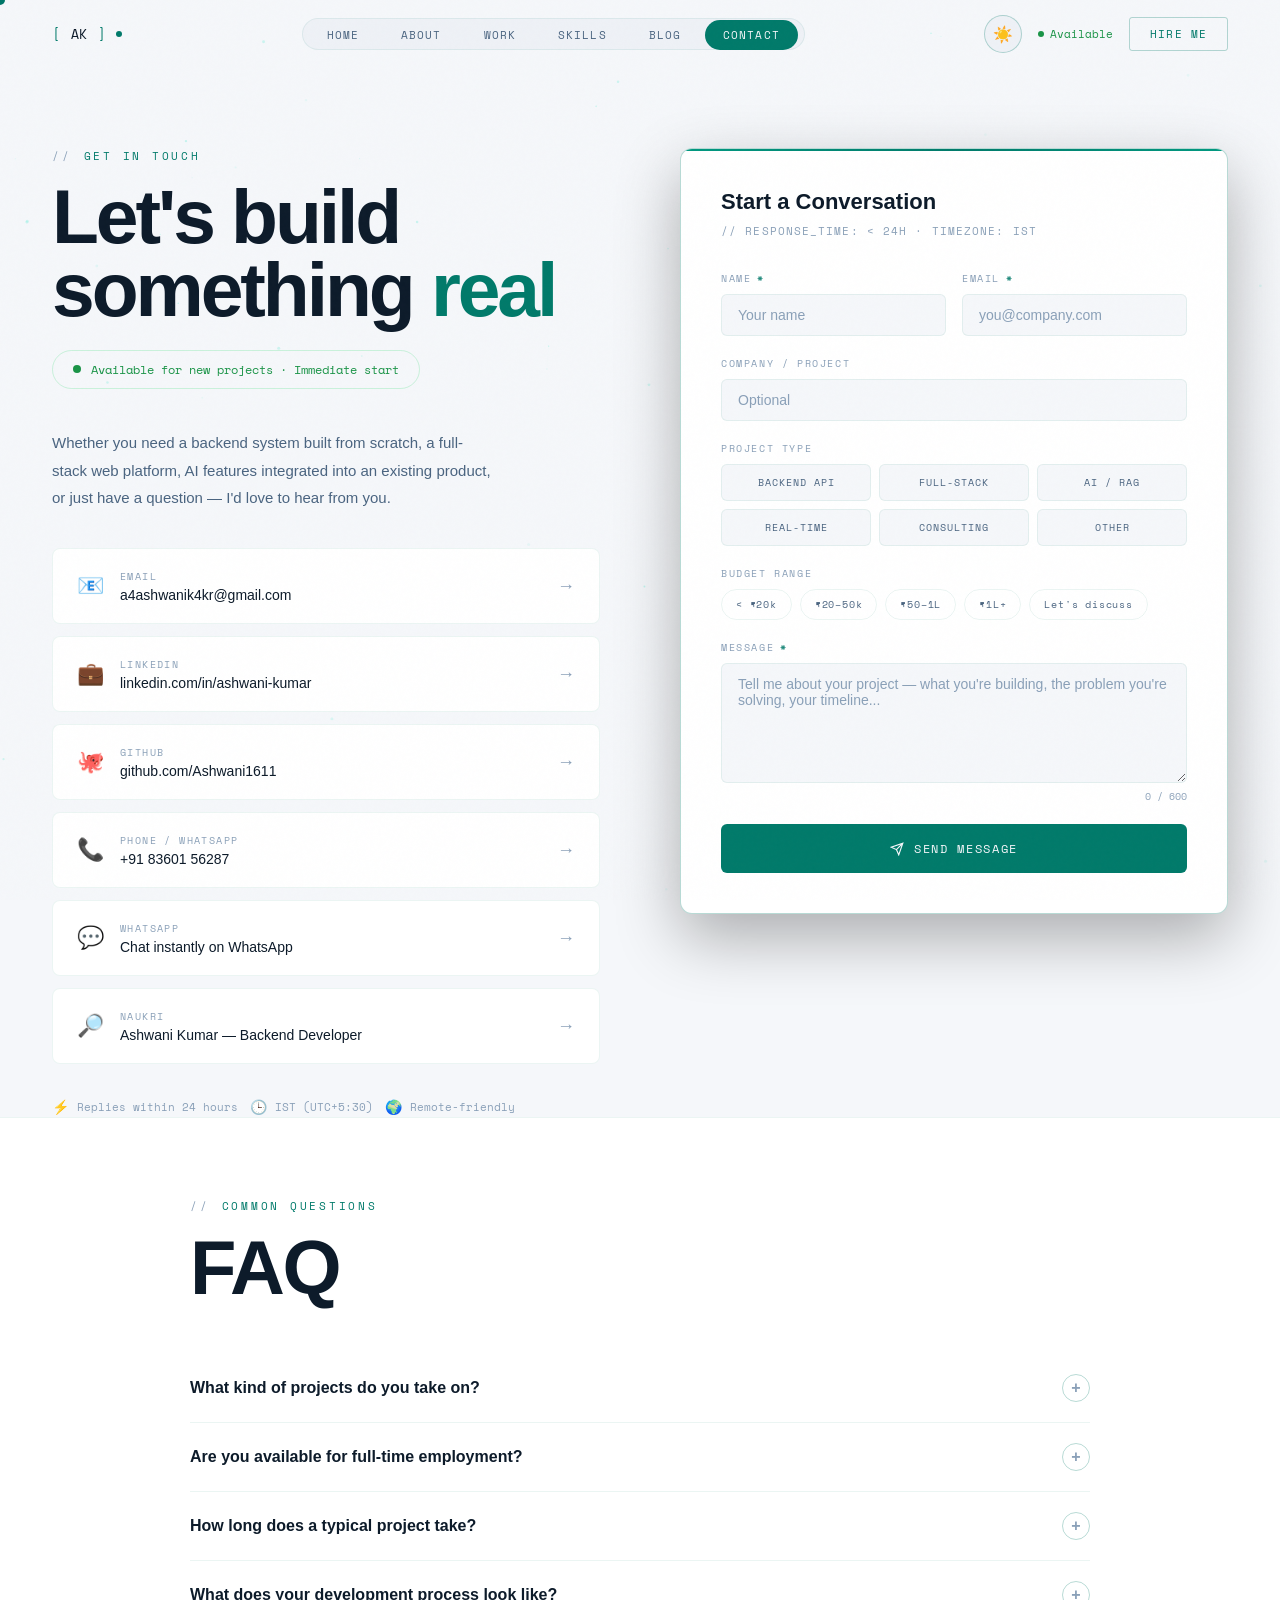
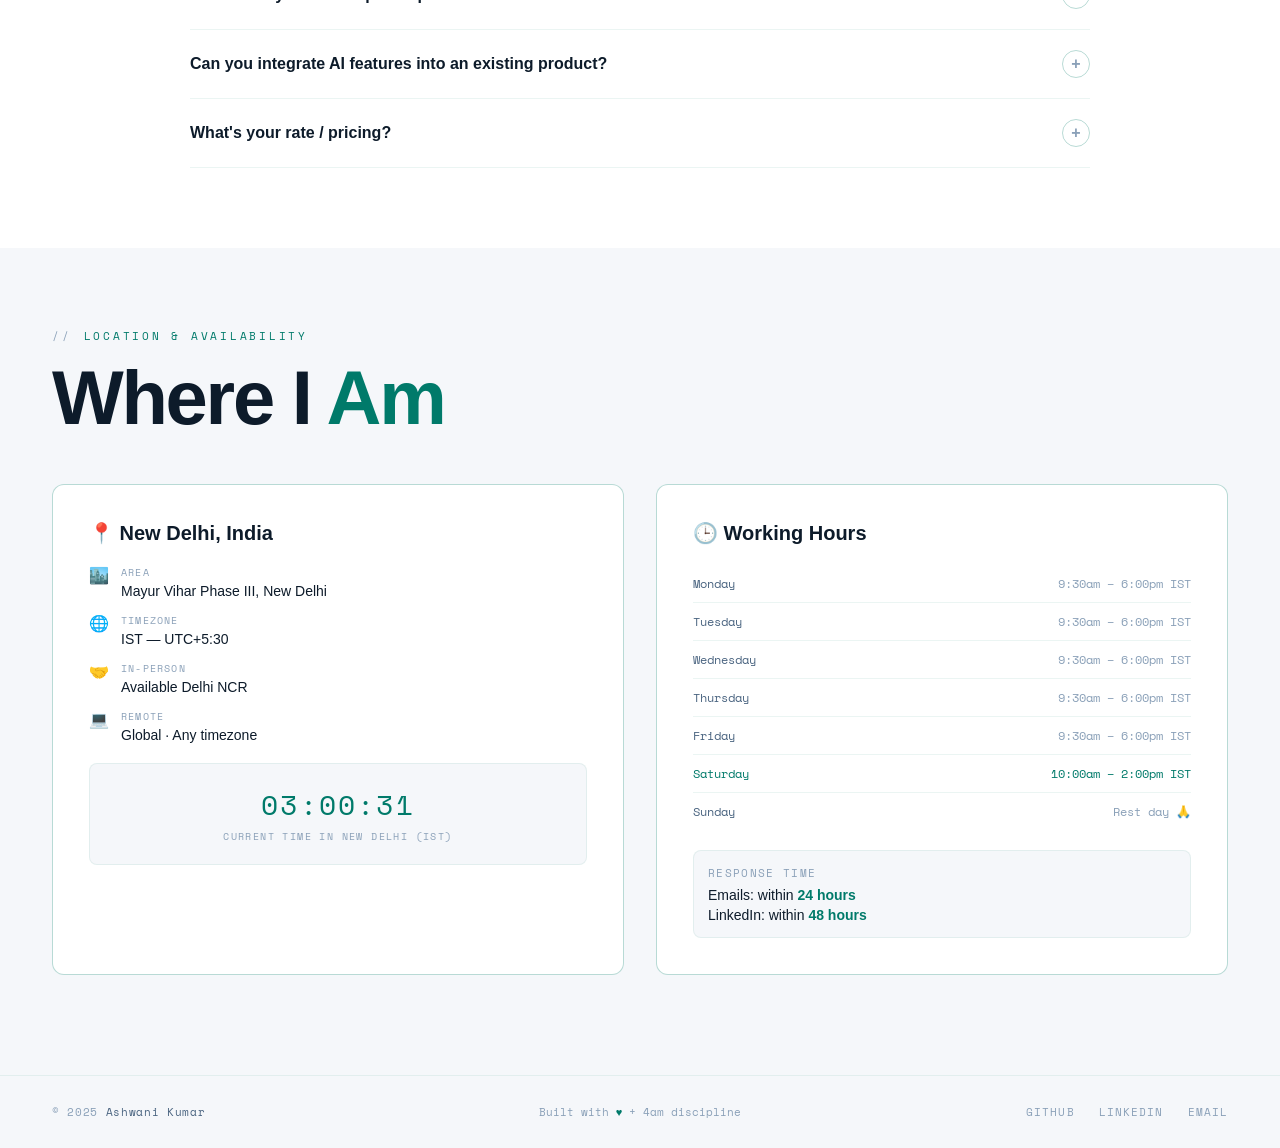
<file: frontend/contact.html>
<!DOCTYPE html>
<html lang="en">
<head>
<meta charset="UTF-8">
<meta name="viewport" content="width=device-width,initial-scale=1.0">
<title>Contact — Ashwani Kumar</title>
<link rel="stylesheet" href="style.css">
<style>
main { position:relative; z-index:1; padding-top:68px; }

/* HERO */
#contact-hero {
  padding:80px 52px 0;
  max-width:1300px; margin:0 auto;
  display:grid; grid-template-columns:1fr 1fr;
  gap:80px; align-items:start;
}
.ch-left { }
.ch-left h1 { font-family:var(--font-head); font-size:clamp(44px,6vw,80px); font-weight:900; line-height:.95; letter-spacing:-.04em; margin-bottom:24px; }
.ch-left h1 .c { color:var(--cyan); }
.ch-left .ch-intro { font-size:15px; color:var(--text2); line-height:1.85; margin-bottom:36px; max-width:440px; }
.ch-availability {
  display:inline-flex; align-items:center; gap:10px;
  font-family:var(--font-mono); font-size:12px;
  color:var(--green); border:1px solid rgba(74,222,128,.25);
  padding:10px 20px; border-radius:100px; margin-bottom:40px;
}
.ch-availability .dot { width:8px; height:8px; background:var(--green); border-radius:50%; animation:pulse-dot2 2s infinite; }

/* CONTACT CARDS */
.ch-cards { display:flex; flex-direction:column; gap:12px; }
.ch-card {
  display:flex; align-items:center; gap:16px;
  background:var(--c1); border:1px solid var(--border3);
  padding:20px 24px; text-decoration:none;
  transition:.25s var(--ease2); position:relative; overflow:hidden;
  border-radius:8px;
}
.ch-card::before {
  content:''; position:absolute; left:0; top:0; bottom:0; width:3px;
  background:var(--cyan); transform:scaleY(0); transform-origin:top;
  transition:transform .3s var(--ease);
}
.ch-card:hover::before { transform:scaleY(1); }
.ch-card:hover { border-color:var(--border2); transform:translateX(6px); }
.ch-card-icon { font-size:22px; flex-shrink:0; }
.ch-card-label { font-family:var(--font-mono); font-size:10px; color:var(--text3); letter-spacing:.14em; text-transform:uppercase; margin-bottom:3px; }
.ch-card-val { font-size:14px; color:var(--text); }
.ch-card-arrow { margin-left:auto; color:var(--text3); font-size:18px; transition:transform .2s, color .2s; }
.ch-card:hover .ch-card-arrow { color:var(--cyan); transform:translateX(4px); }

/* response time badge */
.ch-meta { margin-top:32px; display:flex; flex-wrap:wrap; gap:12px; }
.ch-meta-item {
  display:flex; align-items:center; gap:8px;
  font-family:var(--font-mono); font-size:11px; color:var(--text3);
}
.ch-meta-item .icon { font-size:14px; }

/* FORM */
.ch-right { }
#contact-form {
  background:var(--c1); border:1px solid var(--border2);
  padding:40px; border-radius:12px;
  box-shadow:0 24px 64px rgba(0,0,0,.3);
  position:relative; overflow:hidden;
}
#contact-form::before {
  content:''; position:absolute; top:0; left:0; right:0; height:2px;
  background:linear-gradient(90deg, var(--cyan2), var(--cyan), var(--cyan2));
}
.form-title { font-family:var(--font-head); font-size:22px; font-weight:800; margin-bottom:8px; }
.form-sub { font-family:var(--font-mono); font-size:11px; color:var(--text3); letter-spacing:.1em; margin-bottom:32px; }

.form-row { margin-bottom:20px; }
.form-row-2 { display:grid; grid-template-columns:1fr 1fr; gap:16px; margin-bottom:20px; }
.form-group { display:flex; flex-direction:column; }
label {
  font-family:var(--font-mono); font-size:10px; color:var(--text3);
  letter-spacing:.16em; text-transform:uppercase;
  margin-bottom:8px; display:flex; align-items:center; gap:6px;
}
label .req { color:var(--cyan); }
input, textarea, select {
  background:var(--c0); border:1px solid var(--border3);
  color:var(--text); font-family:var(--font-body); font-size:14px;
  padding:12px 16px; border-radius:6px; outline:none;
  transition:border-color .2s, box-shadow .2s;
  cursor:none;
  appearance:none;
}
input:focus, textarea:focus, select:focus {
  border-color:var(--border2);
  box-shadow:0 0 0 3px rgba(0,229,192,.08);
}
input::placeholder, textarea::placeholder { color:var(--text3); }
textarea { resize:vertical; min-height:120px; }
select { background-image:url("data:image/svg+xml,%3Csvg xmlns='http://www.w3.org/2000/svg' width='12' height='12' viewBox='0 0 24 24' fill='none' stroke='%237a9ab5' stroke-width='2'%3E%3Cpath d='m6 9 6 6 6-6'/%3E%3C/svg%3E"); background-repeat:no-repeat; background-position:right 14px center; padding-right:36px; }

/* project type selector */
.type-grid { display:grid; grid-template-columns:repeat(3,1fr); gap:8px; margin-bottom:20px; }
.type-btn {
  background:var(--c0); border:1px solid var(--border3);
  color:var(--text2); font-family:var(--font-mono); font-size:10px;
  letter-spacing:.1em; text-transform:uppercase;
  padding:10px 8px; text-align:center; border-radius:6px;
  cursor:none; transition:.2s; user-select:none;
}
.type-btn:hover { border-color:var(--border2); color:var(--text); }
.type-btn.selected { border-color:var(--cyan); color:var(--cyan); background:rgba(0,229,192,.07); }

/* budget */
.budget-row { display:flex; gap:8px; flex-wrap:wrap; margin-bottom:20px; }
.budget-tag {
  font-family:var(--font-mono); font-size:10px;
  border:1px solid var(--border3); color:var(--text2);
  padding:7px 14px; border-radius:100px; cursor:none;
  transition:.2s; letter-spacing:.08em;
}
.budget-tag:hover { border-color:var(--border2); color:var(--text); }
.budget-tag.selected { border-color:var(--cyan); color:var(--cyan); background:rgba(0,229,192,.07); }

/* char counter */
.msg-footer { display:flex; justify-content:flex-end; margin-top:6px; }
.char-count { font-family:var(--font-mono); font-size:10px; color:var(--text3); }

/* submit */
.form-submit {
  width:100%; padding:16px;
  background:var(--cyan); color:var(--c0);
  border:none; border-radius:6px;
  font-family:var(--font-mono); font-size:12px;
  letter-spacing:.14em; text-transform:uppercase;
  cursor:none; margin-top:8px;
  transition:.25s var(--ease2);
  display:flex; align-items:center; justify-content:center; gap:10px;
  position:relative; overflow:hidden;
}
.form-submit::after {
  content:''; position:absolute; inset:0;
  background:linear-gradient(90deg, transparent, rgba(255,255,255,.15), transparent);
  transform:translateX(-100%);
  transition:transform 0s;
}
.form-submit:hover { background:#fff; transform:translateY(-2px); box-shadow:0 8px 32px rgba(0,229,192,.25); }
.form-submit:hover::after { transform:translateX(100%); transition:transform .5s; }

/* success state */
.form-success {
  display:none; flex-direction:column; align-items:center;
  justify-content:center; text-align:center; padding:40px 20px;
  gap:16px;
}
.form-success.show { display:flex; }
.success-icon { font-size:56px; animation:popIn .4s var(--ease); }
@keyframes popIn { from{transform:scale(.5);opacity:0} to{transform:scale(1);opacity:1} }
.success-title { font-family:var(--font-head); font-size:24px; font-weight:800; }
.success-sub { font-size:14px; color:var(--text2); line-height:1.7; }

/* FAQ SECTION */
#faq { padding:80px 52px; background:var(--c1); border-top:1px solid var(--border3); }
.faq-inner { max-width:900px; margin:0 auto; }
.faq-list { margin-top:48px; }
.faq-item { border-bottom:1px solid var(--border3); }
.faq-q {
  display:flex; align-items:center; justify-content:space-between;
  padding:20px 0; cursor:none;
  font-family:var(--font-head); font-size:16px; font-weight:600;
  transition:color .2s; gap:20px;
}
.faq-q:hover { color:var(--cyan); }
.faq-icon {
  width:28px; height:28px; border:1px solid var(--border2);
  border-radius:50%; display:flex; align-items:center; justify-content:center;
  flex-shrink:0; transition:transform .3s, background .2s, border-color .2s;
  font-size:16px; color:var(--text3);
}
.faq-item.open .faq-icon { transform:rotate(45deg); background:var(--cyan); border-color:var(--cyan); color:var(--c0); }
.faq-a {
  font-size:14px; color:var(--text2); line-height:1.8;
  max-height:0; overflow:hidden;
  transition:max-height .4s var(--ease), padding .3s;
}
.faq-item.open .faq-a { max-height:200px; padding-bottom:20px; }

/* LOCATION CARD */
#location { padding:80px 52px 100px; max-width:1300px; margin:0 auto; }
.loc-grid { display:grid; grid-template-columns:1fr 1fr; gap:32px; margin-top:48px; }
.loc-card {
  background:var(--c1); border:1px solid var(--border2);
  border-radius:12px; padding:36px;
}
.loc-title { font-family:var(--font-head); font-size:20px; font-weight:800; margin-bottom:20px; }
.loc-row { display:flex; gap:12px; margin-bottom:14px; align-items:flex-start; }
.loc-row .icon { font-size:16px; flex-shrink:0; margin-top:1px; }
.loc-row .info .label { font-family:var(--font-mono); font-size:10px; color:var(--text3); letter-spacing:.12em; text-transform:uppercase; margin-bottom:3px; }
.loc-row .info .val { font-size:14px; color:var(--text); }
.timezone-clock {
  background:var(--c0); border:1px solid var(--border3);
  padding:20px; border-radius:8px; margin-top:20px;
  text-align:center;
}
.clock-time { font-family:var(--font-mono); font-size:28px; color:var(--cyan); letter-spacing:.08em; }
.clock-label { font-family:var(--font-mono); font-size:10px; color:var(--text3); letter-spacing:.14em; text-transform:uppercase; margin-top:4px; }
.office-hours { }
.oh-row { display:flex; justify-content:space-between; padding:10px 0; border-bottom:1px solid var(--border3); }
.oh-row:last-child { border-bottom:none; }
.oh-day { font-family:var(--font-mono); font-size:12px; color:var(--text2); }
.oh-time { font-family:var(--font-mono); font-size:12px; color:var(--text3); }
.oh-row.today .oh-day { color:var(--cyan); }
.oh-row.today .oh-time { color:var(--cyan); }

@media(max-width:900px) {
  #contact-hero { grid-template-columns:1fr; padding-left:20px; padding-right:20px; gap:40px; }
  #faq, #location { padding-left:20px; padding-right:20px; }
  .loc-grid { grid-template-columns:1fr; }
  .form-row-2 { grid-template-columns:1fr; }
  .type-grid { grid-template-columns:repeat(2,1fr); }
}
</style>
</head>
<body>
<div id="cursor"></div>
<div id="cursor-ring"></div>
<div id="scroll-progress"></div>
<div id="page-transition"></div>
<div id="pt-label"></div>
<canvas id="bg-canvas"></canvas>

<nav id="nav">
  <a href="index.html" class="nav-logo"><span class="logo-bracket">[</span>AK<span class="logo-bracket">]</span><div class="logo-dot"></div></a>
  <ul class="nav-center">
    <li><a href="index.html">Home</a></li>
    <li><a href="about.html">About</a></li>
    <li><a href="work.html">Work</a></li>
    <li><a href="skills.html">Skills</a></li>
    <li><a href="blog.html">Blog</a></li>
    <li><a href="contact.html">Contact</a></li>
  </ul>
  <div class="nav-right">
    <span class="nav-avail">Available</span>
    <a href="contact.html" class="nav-hire">Hire Me</a>
  </div>
  <button class="nav-hamburger" id="hamburger"><span></span><span></span><span></span></button>
</nav>
<div id="mobile-menu">
  <a href="index.html">Home</a><a href="about.html">About</a><a href="work.html">Work</a><a href="skills.html">Skills</a><a href="contact.html">Contact</a>
</div>

<main>

<section id="contact-hero">
  <div class="ch-left">
    <div class="section-tag reveal">Get In Touch</div>
    <h1 class="reveal" data-delay="80">Let's build<br>something <span class="c">real</span></h1>
    <div class="ch-availability reveal" data-delay="120">
      <span class="dot"></span>
      Available for new projects · Immediate start
    </div>
    <p class="ch-intro reveal" data-delay="160">
      Whether you need a backend system built from scratch, a full-stack web platform, 
      AI features integrated into an existing product, or just have a question — I'd love to hear from you.
    </p>
    <div class="ch-cards reveal" data-delay="200">
      <a href="mailto:a4ashwanik4kr@gmail.com" class="ch-card">
        <span class="ch-card-icon">📧</span>
        <div><div class="ch-card-label">Email</div><div class="ch-card-val">a4ashwanik4kr@gmail.com</div></div>
        <span class="ch-card-arrow">→</span>
      </a>
      <a href="https://linkedin.com/in/ashwani-kumar-52b453139/" class="ch-card" target="_blank">
        <span class="ch-card-icon">💼</span>
        <div><div class="ch-card-label">LinkedIn</div><div class="ch-card-val">linkedin.com/in/ashwani-kumar</div></div>
        <span class="ch-card-arrow">→</span>
      </a>
      <a href="https://github.com/Ashwani1611" class="ch-card" target="_blank">
        <span class="ch-card-icon">🐙</span>
        <div><div class="ch-card-label">GitHub</div><div class="ch-card-val">github.com/Ashwani1611</div></div>
        <span class="ch-card-arrow">→</span>
      </a>
      <a href="tel:+918360156287" class="ch-card">
  <span class="ch-card-icon">📞</span>
  <div><div class="ch-card-label">Phone / WhatsApp</div><div class="ch-card-val">+91 83601 56287</div></div>
  <span class="ch-card-arrow">→</span>
</a>
<a href="https://wa.me/918360156287" class="ch-card" target="_blank">
  <span class="ch-card-icon">💬</span>
  <div><div class="ch-card-label">WhatsApp</div><div class="ch-card-val">Chat instantly on WhatsApp</div></div>
  <span class="ch-card-arrow">→</span>
</a>
      <a href="https://www.naukri.com/mnjuser/profile?id=&altresid" class="ch-card" target="_blank">
        <span class="ch-card-icon">🔎</span>
        <div><div class="ch-card-label">Naukri</div><div class="ch-card-val">Ashwani Kumar — Backend Developer</div></div>
        <span class="ch-card-arrow">→</span>
      </a>
    </div>
    <div class="ch-meta reveal" data-delay="280">
      <div class="ch-meta-item"><span class="icon">⚡</span>Replies within 24 hours</div>
      <div class="ch-meta-item"><span class="icon">🕒</span>IST (UTC+5:30)</div>
      <div class="ch-meta-item"><span class="icon">🌍</span>Remote-friendly</div>
    </div>
  </div>

  <div class="ch-right reveal" data-delay="100">
    <div id="contact-form">
      <div id="form-body">
        <div class="form-title">Start a Conversation</div>
        <div class="form-sub">// RESPONSE_TIME: &lt; 24H · TIMEZONE: IST</div>

        <div class="form-row-2">
          <div class="form-group">
            <label>Name <span class="req">*</span></label>
            <input type="text" id="f-name" placeholder="Your name" required>
          </div>
          <div class="form-group">
            <label>Email <span class="req">*</span></label>
            <input type="email" id="f-email" placeholder="you@company.com" required>
          </div>
        </div>

        <div class="form-row">
          <div class="form-group">
            <label>Company / Project</label>
            <input type="text" id="f-company" placeholder="Optional">
          </div>
        </div>

        <div class="form-row">
          <label>Project Type</label>
          <div class="type-grid" id="type-grid">
            <div class="type-btn" data-val="backend">Backend API</div>
            <div class="type-btn" data-val="fullstack">Full-Stack</div>
            <div class="type-btn" data-val="ai">AI / RAG</div>
            <div class="type-btn" data-val="realtime">Real-Time</div>
            <div class="type-btn" data-val="consulting">Consulting</div>
            <div class="type-btn" data-val="other">Other</div>
          </div>
        </div>

        <div class="form-row">
          <label>Budget Range</label>
          <div class="budget-row" id="budget-row">
            <div class="budget-tag" data-val="<20k">&lt; ₹20k</div>
            <div class="budget-tag" data-val="20-50k">₹20–50k</div>
            <div class="budget-tag" data-val="50-100k">₹50–1L</div>
            <div class="budget-tag" data-val="100k+">₹1L+</div>
            <div class="budget-tag" data-val="discuss">Let's discuss</div>
          </div>
        </div>

        <div class="form-row">
          <div class="form-group">
            <label>Message <span class="req">*</span></label>
            <textarea id="f-msg" placeholder="Tell me about your project — what you're building, the problem you're solving, your timeline..." maxlength="600" required></textarea>
            <div class="msg-footer"><span class="char-count" id="char-count">0 / 600</span></div>
          </div>
        </div>

        <button type="button" class="form-submit" id="submit-btn">
          <svg width="14" height="14" fill="none" stroke="currentColor" stroke-width="2" viewBox="0 0 24 24"><path d="M22 2 11 13M22 2 15 22l-4-9-9-4 20-7z"/></svg>
          Send Message
        </button>
      </div>

      <div class="form-success" id="form-success">
        <div class="success-icon">✅</div>
        <div class="success-title">Message Sent!</div>
        <p class="success-sub">Thanks for reaching out. I'll review your project details and get back to you within 24 hours.<br><br>In the meantime, feel free to check out my work on <a href="work.html" style="color:var(--cyan)">the projects page</a>.</p>
      </div>
    </div>
  </div>
</section>

<!-- FAQ -->
<section id="faq">
  <div class="faq-inner">
    <div class="section-tag reveal">Common Questions</div>
    <h2 class="big-title reveal" data-delay="80">FAQ</h2>
    <div class="faq-list" id="faq-list">
      <div class="faq-item">
        <div class="faq-q"><span>What kind of projects do you take on?</span><div class="faq-icon">+</div></div>
        <div class="faq-a">I specialize in Python backend development (Django, FastAPI), full-stack web platforms, REST API design, and AI/RAG feature integration. I can handle everything from greenfield projects to adding features to existing codebases.</div>
      </div>
      <div class="faq-item">
        <div class="faq-q"><span>Are you available for full-time employment?</span><div class="faq-icon">+</div></div>
        <div class="faq-a">Yes — I'm actively looking for full-time SDE roles in Delhi NCR or Remote. I'm targeting Full-Stack / Backend Developer positions at product companies. If you're hiring, I'd love to talk.</div>
      </div>
      <div class="faq-item">
        <div class="faq-q"><span>How long does a typical project take?</span><div class="faq-icon">+</div></div>
        <div class="faq-a">A simple REST API backend: 1–2 weeks. A full-stack web app with auth, admin, and deployment: 3–6 weeks. A production-grade platform like a dealership system: 2–3 months. I give accurate estimates after understanding your requirements.</div>
      </div>
      <div class="faq-item">
        <div class="faq-q"><span>What does your development process look like?</span><div class="faq-icon">+</div></div>
        <div class="faq-a">Discovery call → requirements doc → milestone-based delivery → review cycles → production deployment → handover. I use GitHub for version control, write tests, document APIs, and deploy with CI/CD. No surprises, no scope creep without discussion.</div>
      </div>
      <div class="faq-item">
        <div class="faq-q"><span>Can you integrate AI features into an existing product?</span><div class="faq-icon">+</div></div>
        <div class="faq-a">Yes. I specialize in adding RAG-based NLP features using pgvector + OpenAI API, specifically within Django applications. If you have a database-backed Django app and want to add smart search, a Q&A assistant, or semantic recommendations — that's exactly what I'm building right now.</div>
      </div>
      <div class="faq-item">
        <div class="faq-q"><span>What's your rate / pricing?</span><div class="faq-icon">+</div></div>
        <div class="faq-a">Pricing depends on scope, complexity, and timeline. I work on fixed-price contracts for well-defined projects and hourly for consulting/maintenance. Reach out with your project details and I'll give you a fair quote within 24 hours.</div>
      </div>
    </div>
  </div>
</section>

<!-- LOCATION -->
<section id="location">
  <div class="section-tag reveal">Location & Availability</div>
  <h2 class="big-title reveal" data-delay="80">Where I <span class="c">Am</span></h2>
  <div class="loc-grid">
    <div class="loc-card reveal">
      <div class="loc-title">📍 New Delhi, India</div>
      <div class="loc-row">
        <span class="icon">🏙️</span>
        <div class="info"><div class="label">Area</div><div class="val">Mayur Vihar Phase III, New Delhi</div></div>
      </div>
      <div class="loc-row">
        <span class="icon">🌐</span>
        <div class="info"><div class="label">Timezone</div><div class="val">IST — UTC+5:30</div></div>
      </div>
      <div class="loc-row">
        <span class="icon">🤝</span>
        <div class="info"><div class="label">In-Person</div><div class="val">Available Delhi NCR</div></div>
      </div>
      <div class="loc-row">
        <span class="icon">💻</span>
        <div class="info"><div class="label">Remote</div><div class="val">Global · Any timezone</div></div>
      </div>
      <div class="timezone-clock">
        <div class="clock-time" id="ist-clock">--:--:--</div>
        <div class="clock-label">Current Time in New Delhi (IST)</div>
      </div>
    </div>
    <div class="loc-card reveal" data-delay="100">
      <div class="loc-title">🕒 Working Hours</div>
      <div class="office-hours" id="office-hours">
        <div class="oh-row"><span class="oh-day">Monday</span><span class="oh-time">9:30am – 6:00pm IST</span></div>
        <div class="oh-row"><span class="oh-day">Tuesday</span><span class="oh-time">9:30am – 6:00pm IST</span></div>
        <div class="oh-row"><span class="oh-day">Wednesday</span><span class="oh-time">9:30am – 6:00pm IST</span></div>
        <div class="oh-row"><span class="oh-day">Thursday</span><span class="oh-time">9:30am – 6:00pm IST</span></div>
        <div class="oh-row"><span class="oh-day">Friday</span><span class="oh-time">9:30am – 6:00pm IST</span></div>
        <div class="oh-row"><span class="oh-day">Saturday</span><span class="oh-time">10:00am – 2:00pm IST</span></div>
        <div class="oh-row"><span class="oh-day">Sunday</span><span class="oh-time">Rest day 🙏</span></div>
      </div>
      <div style="margin-top:20px;padding:14px;background:var(--c0);border:1px solid var(--border3);border-radius:8px;">
        <div style="font-family:var(--font-mono);font-size:11px;color:var(--text3);margin-bottom:6px;letter-spacing:.12em">RESPONSE TIME</div>
        <div style="font-size:14px;color:var(--text)">Emails: within <strong style="color:var(--cyan)">24 hours</strong></div>
        <div style="font-size:14px;color:var(--text);margin-top:4px">LinkedIn: within <strong style="color:var(--cyan)">48 hours</strong></div>
      </div>
    </div>
  </div>
</section>

</main>

<footer>
  <div class="footer-left">© 2025 <span>Ashwani Kumar</span></div>
  <div class="footer-center">Built with <span>♥</span> + 4am discipline</div>
  <div class="footer-right">
    <a href="https://github.com/Ashwani1611" target="_blank">GitHub</a>
    <a href="https://linkedin.com/in/ashwani-kumar" target="_blank">LinkedIn</a>
    <a href="mailto:a4ashwanik4kr@gmail.com">Email</a>
  </div>
</footer>

<script src="main.js"></script>
<script>
// TYPE SELECTOR
let selectedType = '', selectedBudget = '';
document.getElementById('type-grid').querySelectorAll('.type-btn').forEach(btn => {
  btn.addEventListener('click', () => {
    document.querySelectorAll('.type-btn').forEach(b => b.classList.remove('selected'));
    btn.classList.add('selected'); selectedType = btn.dataset.val;
  });
});
document.getElementById('budget-row').querySelectorAll('.budget-tag').forEach(tag => {
  tag.addEventListener('click', () => {
    document.querySelectorAll('.budget-tag').forEach(b => b.classList.remove('selected'));
    tag.classList.add('selected'); selectedBudget = tag.dataset.val;
  });
});

// CHAR COUNTER
const msgEl = document.getElementById('f-msg');
const countEl = document.getElementById('char-count');
msgEl.addEventListener('input', () => {
  const n = msgEl.value.length;
  countEl.textContent = n + ' / 600';
  countEl.style.color = n > 500 ? 'var(--amber)' : 'var(--text3)';
});

// ─── FORMSPREE INTEGRATION ───────────────────────────────────────
// STEP 1: Go to https://formspree.io → Sign up (free) → New Form
// STEP 2: Replace YOUR_FORM_ID below with your actual form ID
// STEP 3: Enquiries will land directly in a4ashwanik4kr@gmail.com
// ─────────────────────────────────────────────────────────────────
const FORMSPREE_ID = 'xjgljegp'; // ← 🔴 REPLACE THIS

document.getElementById('submit-btn').addEventListener('click', async () => {
  const name    = document.getElementById('f-name').value.trim();
  const email   = document.getElementById('f-email').value.trim();
  const company = document.getElementById('f-company').value.trim();
  const msg     = document.getElementById('f-msg').value.trim();

  // Validation
  let hasError = false;
  [['f-name', name], ['f-email', email], ['f-msg', msg]].forEach(([id, val]) => {
    const el = document.getElementById(id);
    if (!val) { el.style.borderColor = 'var(--red)'; hasError = true;
      setTimeout(() => el.style.borderColor = '', 2500); }
  });
  if (hasError) return;

  const btn = document.getElementById('submit-btn');
  btn.innerHTML = '<svg width="14" height="14" viewBox="0 0 24 24" fill="none" stroke="currentColor" stroke-width="2"><circle cx="12" cy="12" r="10"/><path d="M12 6v6l4 2"/></svg> Sending...';
  btn.disabled = true;

  try {
    const res = await fetch(`https://formspree.io/f/${FORMSPREE_ID}`, {
      method: 'POST',
      headers: { 'Content-Type': 'application/json', 'Accept': 'application/json' },
      body: JSON.stringify({
        name,
        email,
        company:      company || 'Not provided',
        project_type: selectedType  || 'Not selected',
        budget:       selectedBudget || 'Not selected',
        message:      msg,
        _subject:     `New enquiry from ${name} — ${selectedType || 'Portfolio Contact'}`,
      })
    });

    if (res.ok) {
      // ✅ SUCCESS — show thank-you screen
      document.getElementById('form-body').style.display = 'none';
      document.getElementById('form-success').classList.add('show');
    } else {
      throw new Error('Server error');
    }
  } catch (err) {
    // ❌ ERROR — show inline error message
    btn.disabled = false;
    btn.innerHTML = '⚠️ Failed — Try Again';
    btn.style.background = 'var(--red)';
    setTimeout(() => {
      btn.innerHTML = '<svg width="14" height="14" fill="none" stroke="currentColor" stroke-width="2" viewBox="0 0 24 24"><path d="M22 2 11 13M22 2 15 22l-4-9-9-4 20-7z"/></svg> Send Message';
      btn.style.background = '';
    }, 3000);
  }
});

// FAQ ACCORDION
document.querySelectorAll('.faq-q').forEach(q => {
  q.addEventListener('click', () => {
    const item = q.parentElement;
    const isOpen = item.classList.contains('open');
    document.querySelectorAll('.faq-item').forEach(i => i.classList.remove('open'));
    if (!isOpen) item.classList.add('open');
  });
});

// IST CLOCK
function updateClock() {
  const now = new Date();
  const ist = new Date(now.toLocaleString('en-US', { timeZone: 'Asia/Kolkata' }));
  const h = String(ist.getHours()).padStart(2,'0');
  const m = String(ist.getMinutes()).padStart(2,'0');
  const s = String(ist.getSeconds()).padStart(2,'0');
  document.getElementById('ist-clock').textContent = `${h}:${m}:${s}`;
  const days = ['Sunday','Monday','Tuesday','Wednesday','Thursday','Friday','Saturday'];
  const today = days[ist.getDay()];
  document.querySelectorAll('.oh-day').forEach(el => {
    el.closest('.oh-row').classList.toggle('today', el.textContent === today);
  });
}
updateClock();
setInterval(updateClock, 1000);
</script>
</body>
</html>
</file>
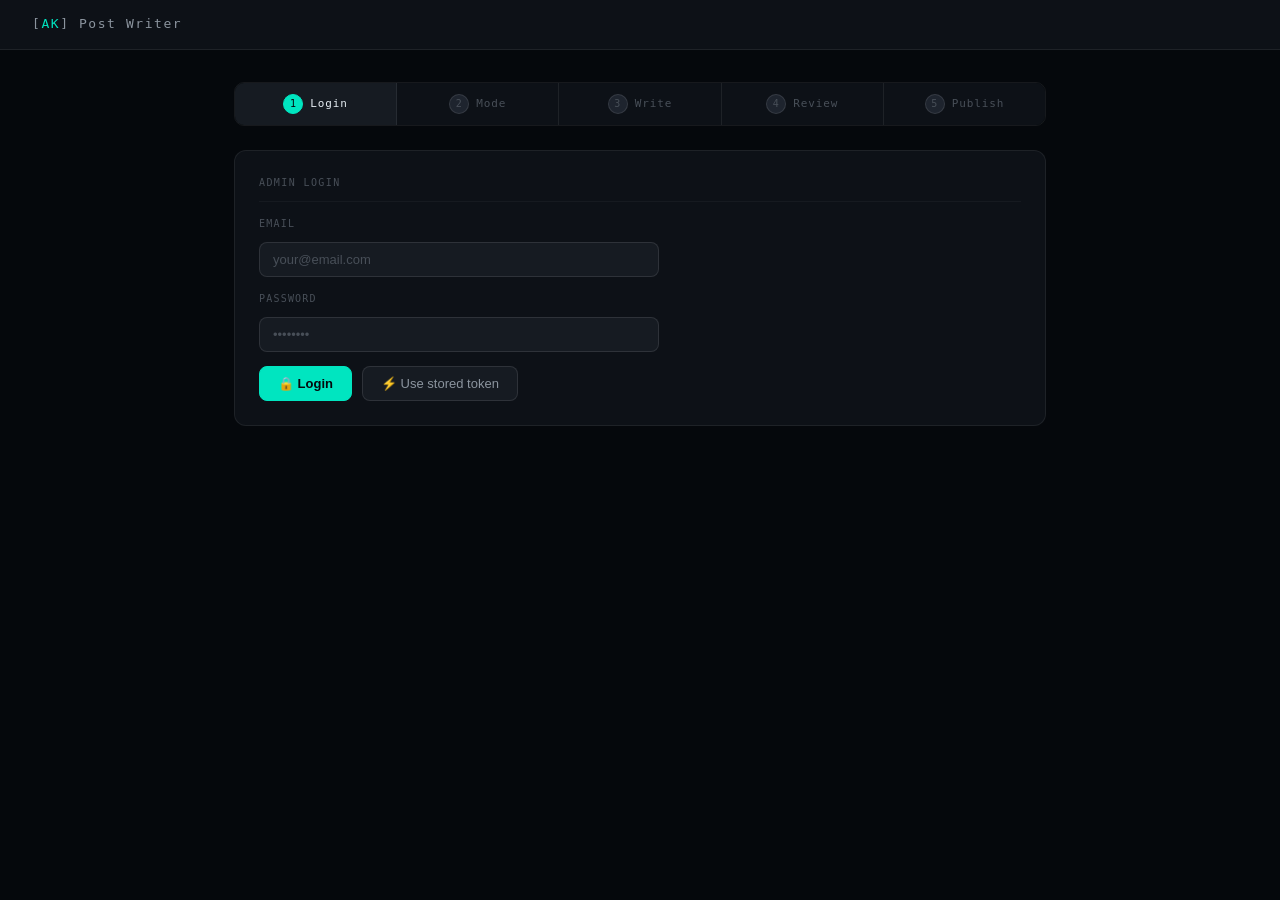
<file: frontend/post-writer.html>
<!DOCTYPE html>
<html lang="en">
<head>
<meta charset="UTF-8">
<meta name="viewport" content="width=device-width,initial-scale=1.0">
<title>Post Writer — Ashwani Kumar Admin</title>
<style>
*{box-sizing:border-box;margin:0;padding:0}
:root{
  --bg0:#05080c;--bg1:#0d1117;--bg2:#161b22;--bg3:#1e242e;
  --text:#e6edf3;--text2:#8b949e;--text3:#484f58;
  --cyan:#00e5c0;--cyan2:#00b89a;
  --green:#4ade80;--amber:#f4b942;--red:#f05f7a;--purple:#a78bfa;
  --border1:rgba(255,255,255,.1);--border2:rgba(255,255,255,.07);--border3:rgba(255,255,255,.04);
  --font-mono:'JetBrains Mono','Fira Code','Cascadia Code',monospace;
  --font-head:'Inter','Segoe UI',sans-serif;
}
body{background:var(--bg0);color:var(--text);font-family:var(--font-head);font-size:14px;line-height:1.6;min-height:100vh}

/* ── Base inputs ── */
input,select,textarea{font-family:var(--font-head);font-size:13px;background:var(--bg2);color:var(--text);border:1px solid var(--border1);border-radius:8px;padding:9px 13px;width:100%;outline:none;transition:border-color .2s}
input:focus,select:focus,textarea:focus{border-color:var(--cyan)}
input::placeholder,textarea::placeholder{color:var(--text3)}
select option{background:var(--bg2)}
textarea{resize:vertical;line-height:1.7}

/* ── Buttons ── */
button{font-family:var(--font-head);font-size:13px;border-radius:8px;padding:9px 18px;border:1px solid var(--border1);background:var(--bg2);color:var(--text2);cursor:pointer;transition:all .2s;display:inline-flex;align-items:center;gap:7px;white-space:nowrap}
button:hover{background:var(--bg3);color:var(--text);border-color:rgba(255,255,255,.18)}
button:active{transform:scale(0.98)}
button.primary{background:var(--cyan);color:var(--bg0);border-color:var(--cyan);font-weight:600}
button.primary:hover{background:#00c9a8;border-color:#00c9a8}
button:disabled{opacity:.4;cursor:not-allowed;transform:none}

/* ── Cards & layout ── */
label{font-family:var(--font-mono);font-size:10px;color:var(--text3);letter-spacing:.12em;text-transform:uppercase;display:block;margin-bottom:5px}
.card{background:var(--bg1);border:1px solid var(--border2);border-radius:12px;padding:24px;position:relative}
.card+.card{margin-top:14px}
.row{display:grid;grid-template-columns:1fr 1fr;gap:14px}
.row3{display:grid;grid-template-columns:1fr 1fr 1fr;gap:14px}
.field{display:flex;flex-direction:column;gap:5px}

/* ── Status badges ── */
.status{font-size:12px;padding:8px 14px;border-radius:8px;display:inline-flex;align-items:center;gap:8px;font-family:var(--font-mono);letter-spacing:.06em}
.status.ok{background:rgba(74,222,128,.1);color:var(--green);border:1px solid rgba(74,222,128,.2)}
.status.err{background:rgba(240,95,122,.1);color:var(--red);border:1px solid rgba(240,95,122,.2)}
.status.info{background:rgba(0,229,192,.08);color:var(--cyan);border:1px solid rgba(0,229,192,.2)}

/* ── Step bar ── */
.step-bar{display:flex;gap:0;margin-bottom:24px;border:1px solid var(--border2);border-radius:10px;overflow:hidden}
.step{flex:1;padding:11px 8px;text-align:center;font-size:11px;color:var(--text3);background:var(--bg1);border-right:1px solid var(--border2);font-family:var(--font-mono);letter-spacing:.08em;display:flex;align-items:center;justify-content:center;gap:7px;transition:all .2s}
.step:last-child{border-right:none}
.step.active{background:var(--bg2);color:var(--text)}
.step.done{background:rgba(74,222,128,.06);color:var(--green)}
.step-num{width:20px;height:20px;border-radius:50%;background:var(--bg3);color:var(--text3);font-size:10px;display:flex;align-items:center;justify-content:center;flex-shrink:0;border:1px solid var(--border1)}
.step.active .step-num{background:var(--cyan);color:var(--bg0);border-color:var(--cyan)}
.step.done .step-num{background:var(--green);color:var(--bg0);border-color:var(--green)}

/* ── MODE TOGGLE ── */
.mode-toggle{display:flex;gap:0;border:1px solid var(--border1);border-radius:10px;overflow:hidden;margin-bottom:20px}
.mode-btn{flex:1;padding:13px;text-align:center;font-family:var(--font-mono);font-size:11px;letter-spacing:.1em;color:var(--text3);background:var(--bg1);border:none;border-right:1px solid var(--border1);cursor:pointer;transition:all .2s;display:flex;align-items:center;justify-content:center;gap:9px}
.mode-btn:last-child{border-right:none}
.mode-btn:hover{color:var(--text);background:var(--bg2)}
.mode-btn.active{background:var(--bg2);color:var(--text)}
.mode-btn.active.gemini-mode{color:var(--purple);background:rgba(167,139,250,.07);border-bottom:2px solid var(--purple)}
.mode-btn.active.manual-mode{color:var(--cyan);background:rgba(0,229,192,.06);border-bottom:2px solid var(--cyan)}
.mode-icon{font-size:16px}

/* ── Tags / TOC ── */
.pill-list{display:flex;flex-wrap:wrap;gap:6px;margin-top:8px;min-height:28px}
.pill{display:inline-flex;align-items:center;gap:5px;background:rgba(0,229,192,.08);border:1px solid rgba(0,229,192,.18);border-radius:100px;padding:4px 12px;font-size:12px;color:var(--cyan);font-family:var(--font-mono)}
.pill button{background:none;border:none;padding:0;width:14px;height:14px;font-size:10px;color:var(--text3);cursor:pointer;display:flex;align-items:center;justify-content:center;border-radius:50%;transition:color .15s}
.pill button:hover{color:var(--red);background:none;transform:none}
.tag-inp-row{display:flex;gap:8px}
.toc-item-row{display:flex;gap:7px;align-items:center;margin-bottom:8px}
.toc-item-row input:first-of-type{flex:1}
.toc-item-row .anchor-inp{width:180px;flex-shrink:0;font-family:var(--font-mono);font-size:11px}
.toc-item-row select{width:72px;flex-shrink:0}
.toc-item-row .del-btn{width:30px;padding:0;justify-content:center;flex-shrink:0;color:var(--text3)}
.toc-item-row .del-btn:hover{color:var(--red)}

/* ── Section label ── */
.section-label{font-family:var(--font-mono);font-size:10px;color:var(--text3);letter-spacing:.14em;text-transform:uppercase;margin-bottom:14px;padding-bottom:10px;border-bottom:1px solid var(--border3)}

/* ── Preview ── */
.preview-body{background:var(--bg2);border:1px solid var(--border2);border-radius:8px;padding:20px;font-size:14px;line-height:1.85;color:var(--text2);max-height:400px;overflow-y:auto}
.preview-body h2{font-size:18px;font-weight:700;color:var(--text);margin:24px 0 10px}
.preview-body h3{font-size:15px;font-weight:600;color:var(--text);margin:18px 0 8px}
.preview-body p{margin-bottom:14px}
.preview-body pre{background:var(--bg0);border:1px solid var(--border2);border-radius:8px;padding:16px;font-size:12px;overflow-x:auto;margin:12px 0;font-family:var(--font-mono)}
.preview-body code{font-family:var(--font-mono);font-size:12px;background:var(--bg2);color:var(--cyan);padding:2px 6px;border-radius:4px}
.preview-body pre code{background:none;padding:0;color:var(--text)}
.preview-body .callout{background:rgba(167,139,250,.06);border:1px solid rgba(167,139,250,.18);padding:16px 20px;border-radius:8px;margin:16px 0;display:flex;gap:10px}
.preview-body strong{color:var(--text)}

/* ── Generating animation ── */
.dot-anim{display:flex;align-items:center;gap:4px}
.dot-anim span{display:inline-block;width:7px;height:7px;border-radius:50%;background:var(--cyan);animation:dotbounce 1.2s infinite}
.dot-anim span:nth-child(2){animation-delay:.2s}
.dot-anim span:nth-child(3){animation-delay:.4s}
@keyframes dotbounce{0%,80%,100%{transform:translateY(0);opacity:.4}40%{transform:translateY(-7px);opacity:1}}

.gen-wrap{text-align:center;padding:60px 20px;display:flex;flex-direction:column;align-items:center;gap:14px}
.gen-wrap .big-icon{font-size:40px}
.pub-success{text-align:center;padding:50px 20px;display:flex;flex-direction:column;align-items:center;gap:14px}
.pub-success .tick{font-size:48px;color:var(--green)}

/* ── Nav ── */
.nav-bar{background:var(--bg1);border-bottom:1px solid var(--border2);padding:14px 32px;display:flex;align-items:center;justify-content:space-between;position:sticky;top:0;z-index:10}
.nav-title{font-family:var(--font-mono);font-size:13px;letter-spacing:.12em;color:var(--text2)}
.nav-title span{color:var(--cyan)}
.wrap{max-width:860px;margin:0 auto;padding:32px 24px 80px}

/* ── Mode panes ── */
.mode-pane{display:none}
.mode-pane.active{display:block}

/* ── Hint text ── */
.hint{font-size:11px;color:var(--text3);font-family:var(--font-mono);margin-top:4px}

/* ── Manual body toolbar ── */
.body-toolbar{display:flex;gap:6px;flex-wrap:wrap;margin-bottom:8px}
.body-toolbar button{padding:5px 10px;font-size:11px;font-family:var(--font-mono)}

@media(max-width:600px){
  .row,.row3{grid-template-columns:1fr}
  .step .step-num{display:none}
  .step{font-size:9px;padding:8px 4px}
  .mode-btn{font-size:9px;padding:10px 4px}
}
</style>
</head>
<body>

<div class="nav-bar">
  <div class="nav-title">[<span>AK</span>] Post Writer</div>
  <div id="auth-status"></div>
</div>

<div class="wrap">

  <!-- ── STEP BAR ── -->
  <div class="step-bar" id="step-bar">
    <div class="step active" id="step-1"><span class="step-num">1</span>Login</div>
    <div class="step" id="step-2"><span class="step-num">2</span>Mode</div>
    <div class="step" id="step-3"><span class="step-num">3</span>Write</div>
    <div class="step" id="step-4"><span class="step-num">4</span>Review</div>
    <div class="step" id="step-5"><span class="step-num">5</span>Publish</div>
  </div>

  <!-- ══════════════════════════════
       PANE 1 — LOGIN
  ══════════════════════════════ -->
  <div id="pane-1">
    <div class="card">
      <div class="section-label">Admin Login</div>
      <div style="display:flex;flex-direction:column;gap:14px;max-width:400px">
        <div class="field"><label>Email</label><input id="l-email" type="email" placeholder="your@email.com"></div>
        <div class="field"><label>Password</label><input id="l-pass" type="password" placeholder="••••••••" onkeydown="if(event.key==='Enter')doLogin()"></div>
        <div id="l-err" style="display:none" class="status err"></div>
        <div style="display:flex;gap:10px;flex-wrap:wrap">
          <button class="primary" id="l-btn" onclick="doLogin()">🔒 Login</button>
          <button onclick="useStoredToken()">⚡ Use stored token</button>
        </div>
      </div>
    </div>
  </div>

  <!-- ══════════════════════════════
       PANE 2 — MODE SELECT
  ══════════════════════════════ -->
  <div id="pane-2" style="display:none">
    <div class="card">
      <div class="section-label">Choose how to write this post</div>

      <div class="mode-toggle">
        <button class="mode-btn gemini-mode active" id="mode-btn-gemini" onclick="selectMode('gemini')">
          <span class="mode-icon">✦</span>
          <div style="text-align:left">
            <div style="font-size:12px;font-weight:700;color:inherit">Gemini Generate</div>
            <div style="font-size:9px;margin-top:2px;color:var(--text3)">AI writes a full draft from a topic brief</div>
          </div>
        </button>
        <button class="mode-btn manual-mode" id="mode-btn-manual" onclick="selectMode('manual')">
          <span class="mode-icon">✍️</span>
          <div style="text-align:left">
            <div style="font-size:12px;font-weight:700;color:inherit">Write Manually</div>
            <div style="font-size:9px;margin-top:2px;color:var(--text3)">Write the full post yourself (HTML body)</div>
          </div>
        </button>
      </div>

      <!-- ── Gemini brief pane ── -->
      <div class="mode-pane active" id="mode-gemini">
        <div style="display:flex;flex-direction:column;gap:16px">
          <div class="field">
            <label>Topic / Working Title *</label>
            <input id="b-topic" placeholder="e.g. How I fixed a Django N+1 query bug on a government API">
          </div>
          <div class="row">
            <div class="field">
              <label>Category *</label>
              <select id="b-cat">
                <option value="django">Django</option>
                <option value="python">Python</option>
                <option value="dsa">DSA</option>
                <option value="devops">DevOps</option>
                <option value="system-design">System Design</option>
                <option value="ai">AI</option>
              </select>
            </div>
            <div class="field">
              <label>Layout</label>
              <select id="b-layout">
                <option value="half">Half</option>
                <option value="featured">Featured</option>
                <option value="side">Side</option>
                <option value="third">Third</option>
              </select>
            </div>
          </div>
          <div class="field">
            <label>Key points to cover (optional — more detail = better output)</label>
            <textarea id="b-points" rows="4" placeholder="e.g.&#10;- explain what N+1 is&#10;- show select_related fix with real code&#10;- include before/after query counts&#10;- end with manager pattern"></textarea>
          </div>
          <div class="row">
            <div class="field">
              <label>Tone</label>
              <select id="b-tone">
                <option value="technical and direct">Technical & direct</option>
                <option value="friendly and educational">Friendly & educational</option>
                <option value="concise and code-heavy">Concise & code-heavy</option>
              </select>
            </div>
            <div class="field">
              <label>Length</label>
              <select id="b-len">
                <option value="short (4-5 min read)">Short (4–5 min)</option>
                <option value="medium (7-8 min read)" selected>Medium (7–8 min)</option>
                <option value="long (10-12 min read)">Long (10–12 min)</option>
              </select>
            </div>
          </div>
          <div class="field">
            <label>Featured post?</label>
            <select id="b-featured">
              <option value="false">No</option>
              <option value="true">Yes — show in hero</option>
            </select>
          </div>
          <div>
            <button class="primary" onclick="goGenerate()">✦ Generate with Gemini →</button>
          </div>
        </div>
      </div>

      <!-- ── Manual write pane ── -->
      <div class="mode-pane" id="mode-manual">
        <div style="display:flex;flex-direction:column;gap:16px">

          <div class="row">
            <div class="field">
              <label>Title *</label>
              <input id="m-title" placeholder="Post title" oninput="autoSlug('m-title','m-slug')">
            </div>
            <div class="field">
              <label>Slug * (auto-generated)</label>
              <input id="m-slug" placeholder="my-post-slug" style="font-family:var(--font-mono);font-size:12px">
            </div>
          </div>

          <div class="field">
            <label>Excerpt *</label>
            <textarea id="m-excerpt" rows="2" placeholder="2–3 sentence description of what the reader learns..."></textarea>
          </div>

          <div class="row3">
            <div class="field">
              <label>Category *</label>
              <select id="m-cat">
                <option value="django">Django</option>
                <option value="python">Python</option>
                <option value="dsa">DSA</option>
                <option value="devops">DevOps</option>
                <option value="system-design">System Design</option>
                <option value="ai">AI</option>
              </select>
            </div>
            <div class="field">
              <label>Layout</label>
              <select id="m-layout">
                <option value="half">Half</option>
                <option value="featured">Featured</option>
                <option value="side">Side</option>
                <option value="third">Third</option>
              </select>
            </div>
            <div class="field">
              <label>Read Time</label>
              <input id="m-read" placeholder="8 min read">
            </div>
          </div>

          <div class="row">
            <div class="field">
              <label>Tags (comma-separated)</label>
              <input id="m-tags" placeholder="Django, ORM, PostgreSQL">
            </div>
            <div class="field">
              <label>Featured?</label>
              <select id="m-featured">
                <option value="false">No</option>
                <option value="true">Yes — hero post</option>
              </select>
            </div>
          </div>

          <div class="field">
            <label>Table of Contents (one heading per line)</label>
            <textarea id="m-toc" rows="3" placeholder="The Problem Discovery&#10;Root Cause&#10;The Fix&#10;Before vs After"></textarea>
            <div class="hint">Each line becomes a TOC entry. Anchors are auto-slugified.</div>
          </div>

          <div class="field">
            <label>Body HTML *</label>
            <div class="body-toolbar">
              <button onclick="insertTag('m-body','h2')">H2</button>
              <button onclick="insertTag('m-body','h3')">H3</button>
              <button onclick="insertTag('m-body','p')">¶</button>
              <button onclick="insertPre('m-body')">code</button>
              <button onclick="insertCallout('m-body')">callout</button>
              <button onclick="insertTag('m-body','strong')">bold</button>
              <button onclick="refreshPreview()" style="margin-left:auto;color:var(--cyan)">↻ Preview</button>
            </div>
            <textarea id="m-body" rows="22" style="font-family:var(--font-mono);font-size:12px;line-height:1.7" placeholder="<h2>Section Heading</h2>&#10;<p>Your content here...</p>&#10;&#10;<pre><code>your_code_here()</code></pre>" oninput="refreshPreview()"></textarea>
          </div>

          <div class="field">
            <label>Rendered Preview</label>
            <div class="preview-body" id="manual-preview-body"></div>
          </div>

          <div>
            <button class="primary" onclick="goManualReview()">Continue to Review →</button>
          </div>
        </div>
      </div>
    </div>
  </div>

  <!-- ══════════════════════════════
       PANE 3 — GENERATING
  ══════════════════════════════ -->
  <div id="pane-3" style="display:none">
    <div class="card">
      <div class="gen-wrap">
        <div class="big-icon">✦</div>
        <div class="dot-anim"><span></span><span></span><span></span></div>
        <div id="gen-msg" style="font-family:var(--font-mono);font-size:13px;color:var(--text2)">Asking Gemini to write your post...</div>
        <div style="font-size:12px;color:var(--text3)">Usually takes 10–25 seconds</div>
      </div>
    </div>
  </div>

  <!-- ══════════════════════════════
       PANE 4 — REVIEW
  ══════════════════════════════ -->
  <div id="pane-4" style="display:none">

    <div class="card">
      <div class="section-label">Metadata</div>
      <div style="display:flex;flex-direction:column;gap:14px">
        <div class="field">
          <label>Title *</label>
          <input id="r-title" oninput="document.getElementById('r-slug').value=slugify(this.value)">
        </div>
        <div class="field">
          <label>Slug * (URL-safe)</label>
          <input id="r-slug" style="font-family:var(--font-mono);font-size:12px">
        </div>
        <div class="field"><label>Excerpt *</label><textarea id="r-excerpt" rows="2"></textarea></div>
        <div class="row3">
          <div class="field"><label>Category</label>
            <select id="r-cat">
              <option value="django">Django</option><option value="python">Python</option>
              <option value="dsa">DSA</option><option value="devops">DevOps</option>
              <option value="system-design">System Design</option><option value="ai">AI</option>
            </select>
          </div>
          <div class="field"><label>Layout</label>
            <select id="r-layout">
              <option value="half">Half</option><option value="featured">Featured</option>
              <option value="side">Side</option><option value="third">Third</option>
            </select>
          </div>
          <div class="field"><label>Read time</label><input id="r-read" placeholder="8 min read"></div>
        </div>
        <div class="row">
          <div class="field"><label>Featured</label>
            <select id="r-featured"><option value="false">No</option><option value="true">Yes</option></select>
          </div>
          <div class="field"><label>Status</label>
            <select id="r-published"><option value="true">Published</option><option value="false">Draft</option></select>
          </div>
        </div>
      </div>
    </div>

    <div class="card">
      <div class="section-label">Tags</div>
      <div class="tag-inp-row">
        <input id="tag-inp" placeholder="Type a tag and press Enter" onkeydown="addTag(event)">
        <button onclick="addTagBtn()">+ Add</button>
      </div>
      <div class="pill-list" id="tags-list"></div>
    </div>

    <div class="card">
      <div class="section-label">Table of Contents</div>
      <div id="toc-list"></div>
      <button style="margin-top:4px;font-size:12px" onclick="addTocRow()">+ Add heading</button>
    </div>

    <div class="card">
      <div class="section-label">Post Body (HTML) — edit freely</div>
      <div class="body-toolbar">
        <button onclick="insertTag('r-body','h2')">H2</button>
        <button onclick="insertTag('r-body','h3')">H3</button>
        <button onclick="insertTag('r-body','p')">¶</button>
        <button onclick="insertPre('r-body')">code</button>
        <button onclick="insertCallout('r-body')">callout</button>
        <button onclick="insertTag('r-body','strong')">bold</button>
        <button onclick="refreshReviewPreview()" style="margin-left:auto;color:var(--cyan)">↻ Preview</button>
      </div>
      <textarea id="r-body" rows="22" style="font-family:var(--font-mono);font-size:12px;line-height:1.7" oninput="refreshReviewPreview()"></textarea>
    </div>

    <div class="card">
      <div class="section-label">Rendered Preview</div>
      <div class="preview-body" id="preview-body"></div>
    </div>

    <div style="display:flex;gap:12px;justify-content:flex-end;margin-top:14px">
      <button onclick="showPane(2)">← Back</button>
      <button class="primary" onclick="goPublish()">✓ Publish post →</button>
    </div>
  </div>

  <!-- ══════════════════════════════
       PANE 5 — PUBLISH
  ══════════════════════════════ -->
  <div id="pane-5" style="display:none">
    <div class="card" id="pub-card">
      <div class="gen-wrap">
        <div class="dot-anim"><span></span><span></span><span></span></div>
        <div style="font-family:var(--font-mono);font-size:13px;color:var(--text2)">Saving to database...</div>
      </div>
    </div>
  </div>

</div><!-- /wrap -->

<script>
const API  = '/api/v1';
let token  = '';
let tags   = [];
let tocItems = [];
let currentMode = 'gemini'; // 'gemini' | 'manual'

/* ══════════════════════════════════════════
   UTILS
══════════════════════════════════════════ */
function showPane(n) {
  [1,2,3,4,5].forEach(i => {
    document.getElementById('pane-'+i).style.display = (i===n) ? '' : 'none';
    const s = document.getElementById('step-'+i);
    s.className = 'step' + (i===n ? ' active' : i<n ? ' done' : '');
  });
}

function setAuthBadge(ok, msg) {
  document.getElementById('auth-status').innerHTML =
    `<span class="status ${ok?'ok':'err'}">${msg}</span>`;
}

function slugify(s) {
  return s.toLowerCase()
    .replace(/[^a-z0-9\s-]/g,'').trim()
    .replace(/\s+/g,'-').replace(/-+/g,'-').slice(0,80);
}

function autoSlug(srcId, dstId) {
  document.getElementById(dstId).value = slugify(document.getElementById(srcId).value);
}

function showErr(el, msg) { el.textContent = msg; el.style.display = 'flex'; }

function escHtml(s) {
  return String(s||'').replace(/&/g,'&amp;').replace(/"/g,'&quot;').replace(/</g,'&lt;').replace(/>/g,'&gt;');
}

/* ══════════════════════════════════════════
   BODY TOOLBAR HELPERS
══════════════════════════════════════════ */
function insertAtCursor(id, before, after) {
  const el  = document.getElementById(id);
  const s   = el.selectionStart;
  const e   = el.selectionEnd;
  const sel = el.value.slice(s, e);
  const ins = before + (sel || 'text') + after;
  el.value  = el.value.slice(0, s) + ins + el.value.slice(e);
  el.selectionStart = s + before.length;
  el.selectionEnd   = s + before.length + (sel || 'text').length;
  el.focus();
  el.dispatchEvent(new Event('input'));
}

function insertTag(id, tag) {
  insertAtCursor(id, `<${tag}>`, `</${tag}>`);
}

function insertPre(id) {
  insertAtCursor(id, '\n<pre><code>', '</code></pre>\n');
}

function insertCallout(id) {
  insertAtCursor(id,
    '\n<div class="callout"><div class="callout-icon">⚠️</div><div class="callout-text">',
    '</div></div>\n'
  );
}

function refreshPreview() {
  const body = document.getElementById('m-body')?.value || '';
  const el = document.getElementById('manual-preview-body');
  if (el) el.innerHTML = body;
}

function refreshReviewPreview() {
  const body = document.getElementById('r-body')?.value || '';
  const el = document.getElementById('preview-body');
  if (el) el.innerHTML = body;
}

/* ══════════════════════════════════════════
   STEP 1 — LOGIN
══════════════════════════════════════════ */
async function doLogin() {
  const email = document.getElementById('l-email').value.trim();
  const pass  = document.getElementById('l-pass').value;
  const btn   = document.getElementById('l-btn');
  const err   = document.getElementById('l-err');
  err.style.display = 'none';
  if (!email || !pass) { showErr(err,'Enter email and password'); return; }
  btn.disabled = true; btn.textContent = 'Logging in...';
  try {
    const res = await fetch(API+'/auth/login', {
      method:'POST', headers:{'Content-Type':'application/json'},
      body: JSON.stringify({ email, password: pass })
    });
    const data = await res.json().catch(()=>({}));
    if (!res.ok) { showErr(err, data.detail||'Login failed'); return; }
    token = data.access_token;
    localStorage.setItem('ak_token', token);
    setAuthBadge(true, '● Logged in');
    showPane(2);
  } catch(e) {
    showErr(err, 'Network error — is the backend running?');
  } finally {
    btn.disabled = false; btn.innerHTML = '🔒 Login';
  }
}

function useStoredToken() {
  const t = localStorage.getItem('ak_token');
  if (!t) { alert('No stored token found — please log in.'); return; }
  token = t;
  setAuthBadge(true, '● Stored token');
  showPane(2);
}

/* ══════════════════════════════════════════
   STEP 2 — MODE SELECTION
══════════════════════════════════════════ */
function selectMode(mode) {
  currentMode = mode;
  document.getElementById('mode-btn-gemini').className =
    'mode-btn gemini-mode' + (mode === 'gemini' ? ' active' : '');
  document.getElementById('mode-btn-manual').className =
    'mode-btn manual-mode' + (mode === 'manual' ? ' active' : '');
  document.getElementById('mode-gemini').className =
    'mode-pane' + (mode === 'gemini' ? ' active' : '');
  document.getElementById('mode-manual').className =
    'mode-pane' + (mode === 'manual' ? ' active' : '');
}

/* ══════════════════════════════════════════
   STEP 2→3 — GEMINI GENERATE
   Uses the backend /ai/generate-post endpoint
   so the key never leaves the server.
══════════════════════════════════════════ */
async function goGenerate() {
  const topic  = document.getElementById('b-topic').value.trim();
  if (!topic) { alert('Enter a topic first.'); return; }

  const cat    = document.getElementById('b-cat').value;
  const layout = document.getElementById('b-layout').value;
  const points = document.getElementById('b-points').value.trim();
  const tone   = document.getElementById('b-tone').value;
  const len    = document.getElementById('b-len').value;
  const feat   = document.getElementById('b-featured').value === 'true';

  showPane(3);
  document.getElementById('gen-msg').textContent = 'Sending brief to Gemini...';

  try {
    /* ── FIX: call the backend /ai/generate-post endpoint, not /ai/chat.
       The backend uses the server-side Gemini key + generate_post() service
       which handles JSON parsing, fencing removal, and fallback extraction. ── */
    const res = await fetch(API+'/ai/generate-post', {
      method: 'POST',
      headers: {
        'Content-Type': 'application/json',
        'Authorization': 'Bearer ' + token   // admin-only endpoint
      },
      body: JSON.stringify({
        topic, cat, tone, length: len, key_points: points
      })
    });

    if (!res.ok) {
      const e = await res.json().catch(()=>({}));
      if (res.status === 401) {
        showPane(1);
        alert('Session expired — please log in again.');
        return;
      }
      throw new Error(e.detail || `Backend error ${res.status}`);
    }

    document.getElementById('gen-msg').textContent = 'Parsing response...';
    const parsed = await res.json();

    tags     = Array.isArray(parsed.tags) ? parsed.tags : [];
    tocItems = Array.isArray(parsed.toc)  ? parsed.toc  : [];

    /* toc from Gemini may be [{title, anchor, level}] or plain strings */
    tocItems = tocItems.map(t => typeof t === 'string'
      ? { title: t, anchor: slugify(t), level: 2 }
      : { title: t.title||'', anchor: t.anchor||slugify(t.title||''), level: t.level||2 }
    );

    populateReview({ ...parsed, cat, layout, is_featured: feat });
    showPane(4);
  } catch(e) {
    showPane(2);
    alert('Generation failed: ' + e.message);
  }
}

/* ══════════════════════════════════════════
   STEP 2→4 — MANUAL MODE (skip Gemini)
══════════════════════════════════════════ */
function goManualReview() {
  const title   = document.getElementById('m-title').value.trim();
  const body    = document.getElementById('m-body').value.trim();
  const excerpt = document.getElementById('m-excerpt').value.trim();

  if (!title) { alert('Title is required.'); return; }
  if (!body)  { alert('Body is required.'); return; }

  /* Parse tags from comma-separated input */
  const rawTags = document.getElementById('m-tags').value;
  tags = rawTags.split(',').map(s=>s.trim()).filter(Boolean);

  /* Parse TOC from one-heading-per-line textarea */
  const rawToc = document.getElementById('m-toc').value;
  tocItems = rawToc.split('\n').map(s=>s.trim()).filter(Boolean)
    .map(title => ({ title, anchor: slugify(title), level: 2 }));

  populateReview({
    title,
    slug:       document.getElementById('m-slug').value.trim() || slugify(title),
    excerpt,
    body,
    cat:        document.getElementById('m-cat').value,
    layout:     document.getElementById('m-layout').value,
    read_time:  document.getElementById('m-read').value || '7 min read',
    is_featured: document.getElementById('m-featured').value === 'true',
  });
  showPane(4);
}

/* ══════════════════════════════════════════
   STEP 4 — REVIEW
══════════════════════════════════════════ */
function populateReview(p) {
  document.getElementById('r-title').value    = p.title    || '';
  document.getElementById('r-slug').value     = p.slug     || slugify(p.title||'');
  document.getElementById('r-excerpt').value  = p.excerpt  || '';
  document.getElementById('r-read').value     = p.read_time|| '7 min read';
  document.getElementById('r-cat').value      = p.cat      || 'django';
  document.getElementById('r-layout').value   = p.layout   || 'half';
  document.getElementById('r-featured').value = p.is_featured ? 'true' : 'false';
  document.getElementById('r-body').value     = p.body     || '';
  document.getElementById('r-published').value = 'true';
  renderTags(); renderToc(); refreshReviewPreview();
}

/* ── Tags ── */
function renderTags() {
  document.getElementById('tags-list').innerHTML = tags.map((t,i) =>
    `<span class="pill">${escHtml(t)}<button onclick="removeTag(${i})" title="Remove">✕</button></span>`
  ).join('');
}
function removeTag(i) { tags.splice(i,1); renderTags(); }
function addTag(e) { if(e.key==='Enter'){ e.preventDefault(); addTagBtn(); } }
function addTagBtn() {
  const inp = document.getElementById('tag-inp');
  const v = inp.value.trim();
  if (v && !tags.includes(v)) { tags.push(v); renderTags(); }
  inp.value = '';
}

/* ── TOC ── */
function renderToc() {
  document.getElementById('toc-list').innerHTML = tocItems.map((t,i) => `
    <div class="toc-item-row">
      <select onchange="tocItems[${i}].level=parseInt(this.value)">
        <option value="2" ${t.level!==3?'selected':''}>H2</option>
        <option value="3" ${t.level===3?'selected':''}>H3</option>
      </select>
      <input value="${escHtml(t.title)}"
        oninput="tocItems[${i}].title=this.value;tocItems[${i}].anchor=slugify(this.value)"
        placeholder="Section title">
      <input class="anchor-inp" value="${escHtml(t.anchor)}"
        oninput="tocItems[${i}].anchor=this.value"
        placeholder="anchor-id">
      <button class="del-btn" onclick="tocItems.splice(${i},1);renderToc()" title="Remove">✕</button>
    </div>`).join('');
}
function addTocRow() {
  tocItems.push({ title:'New Section', anchor:'new-section', level:2 });
  renderToc();
}

/* ══════════════════════════════════════════
   STEP 5 — PUBLISH
   FIX: uses POST /posts (create) with auth header.
   admin.html uses PUT for updates — that's correct per the router.
══════════════════════════════════════════ */
async function goPublish() {
  if (!token) { alert('Not logged in — go back to step 1.'); showPane(1); return; }
  const title   = document.getElementById('r-title').value.trim();
  const slug    = document.getElementById('r-slug').value.trim();
  const excerpt = document.getElementById('r-excerpt').value.trim();
  const body    = document.getElementById('r-body').value.trim();

  if (!title||!slug||!excerpt||!body) {
    alert('Title, slug, excerpt and body are all required.'); return;
  }

  showPane(5);

  const payload = {
    title, slug, excerpt,
    content:      body,                          // schema field is "content"
    cat:          document.getElementById('r-cat').value,
    layout:       document.getElementById('r-layout').value,
    tags,
    toc:          tocItems,
    read_time:    document.getElementById('r-read').value || '7 min read',
    is_featured:  document.getElementById('r-featured').value === 'true',
    is_published: document.getElementById('r-published').value === 'true',
    cover_image:  null,
  };

  try {
    /* FIX: POST /posts (not PUT) for creation */
    const res = await fetch(API+'/posts', {
      method:'POST',
      headers:{ 'Content-Type':'application/json', 'Authorization':'Bearer '+token },
      body: JSON.stringify(payload)
    });
    const data = await res.json().catch(()=>({}));
    const card = document.getElementById('pub-card');

    if (res.status === 201) {
      const finalSlug = data.slug || slug;
      card.innerHTML = `
        <div class="pub-success">
          <div class="tick">✓</div>
          <div style="font-size:18px;font-weight:700;color:var(--text)">Post ${payload.is_published ? 'published' : 'saved as draft'}!</div>
          <div style="font-family:var(--font-mono);font-size:12px;color:var(--text3)">
            slug: <span style="color:var(--cyan)">${escHtml(finalSlug)}</span>
            &nbsp;·&nbsp;
            mode: <span style="color:var(--purple)">${currentMode === 'gemini' ? '✦ Gemini' : '✍️ Manual'}</span>
          </div>
          <div style="display:flex;gap:10px;margin-top:8px;flex-wrap:wrap;justify-content:center">
            <a href="/blog-post.html?id=${encodeURIComponent(finalSlug)}" target="_blank">
              <button>↗ View post</button>
            </a>
            <button onclick="startNew()">+ Write another</button>
          </div>
        </div>`;

    } else if (res.status===400 && (data.detail||'').toLowerCase().includes('already')) {
      card.innerHTML = `<div class="gen-wrap">
        <div class="status err">Slug "<strong>${escHtml(slug)}</strong>" already exists.</div>
        <div style="display:flex;gap:10px;margin-top:12px">
          <button onclick="showPane(4)">← Edit slug & retry</button>
        </div>
      </div>`;

    } else if (res.status===401) {
      card.innerHTML = `<div class="gen-wrap">
        <div class="status err">Session expired — token is invalid.</div>
        <button onclick="showPane(1)" style="margin-top:12px">← Re-login</button>
      </div>`;

    } else if (res.status===422) {
      const detail = JSON.stringify(data.detail || data, null, 2);
      card.innerHTML = `<div class="gen-wrap">
        <div class="status err">Validation error — check your fields.</div>
        <pre style="font-size:11px;color:var(--text2);text-align:left;margin-top:12px;max-width:500px;overflow:auto">${escHtml(detail)}</pre>
        <button onclick="showPane(4)" style="margin-top:12px">← Back to edit</button>
      </div>`;

    } else {
      card.innerHTML = `<div class="gen-wrap">
        <div class="status err">${escHtml(data.detail||'Error '+res.status)}</div>
        <button onclick="showPane(4)" style="margin-top:12px">← Back to edit</button>
      </div>`;
    }
  } catch(e) {
    document.getElementById('pub-card').innerHTML = `<div class="gen-wrap">
      <div class="status err">Network error: ${escHtml(e.message)}</div>
      <button onclick="showPane(4)" style="margin-top:12px">← Back to edit</button>
    </div>`;
  }
}

function startNew() {
  tags=[]; tocItems=[];
  ['b-topic','b-points','m-title','m-slug','m-excerpt','m-tags','m-toc','m-body'].forEach(id => {
    const el = document.getElementById(id);
    if (el) el.value = '';
  });
  selectMode('gemini');
  showPane(2);
}

/* ══════════════════════════════════════════
   INIT — restore cached token
══════════════════════════════════════════ */
const stored = localStorage.getItem('ak_token');
if (stored) {
  token = stored;
  setAuthBadge(true, '● Token cached');
  document.getElementById('l-email').value = '(token already stored)';
}
</script>
</body>
</html>
</file>
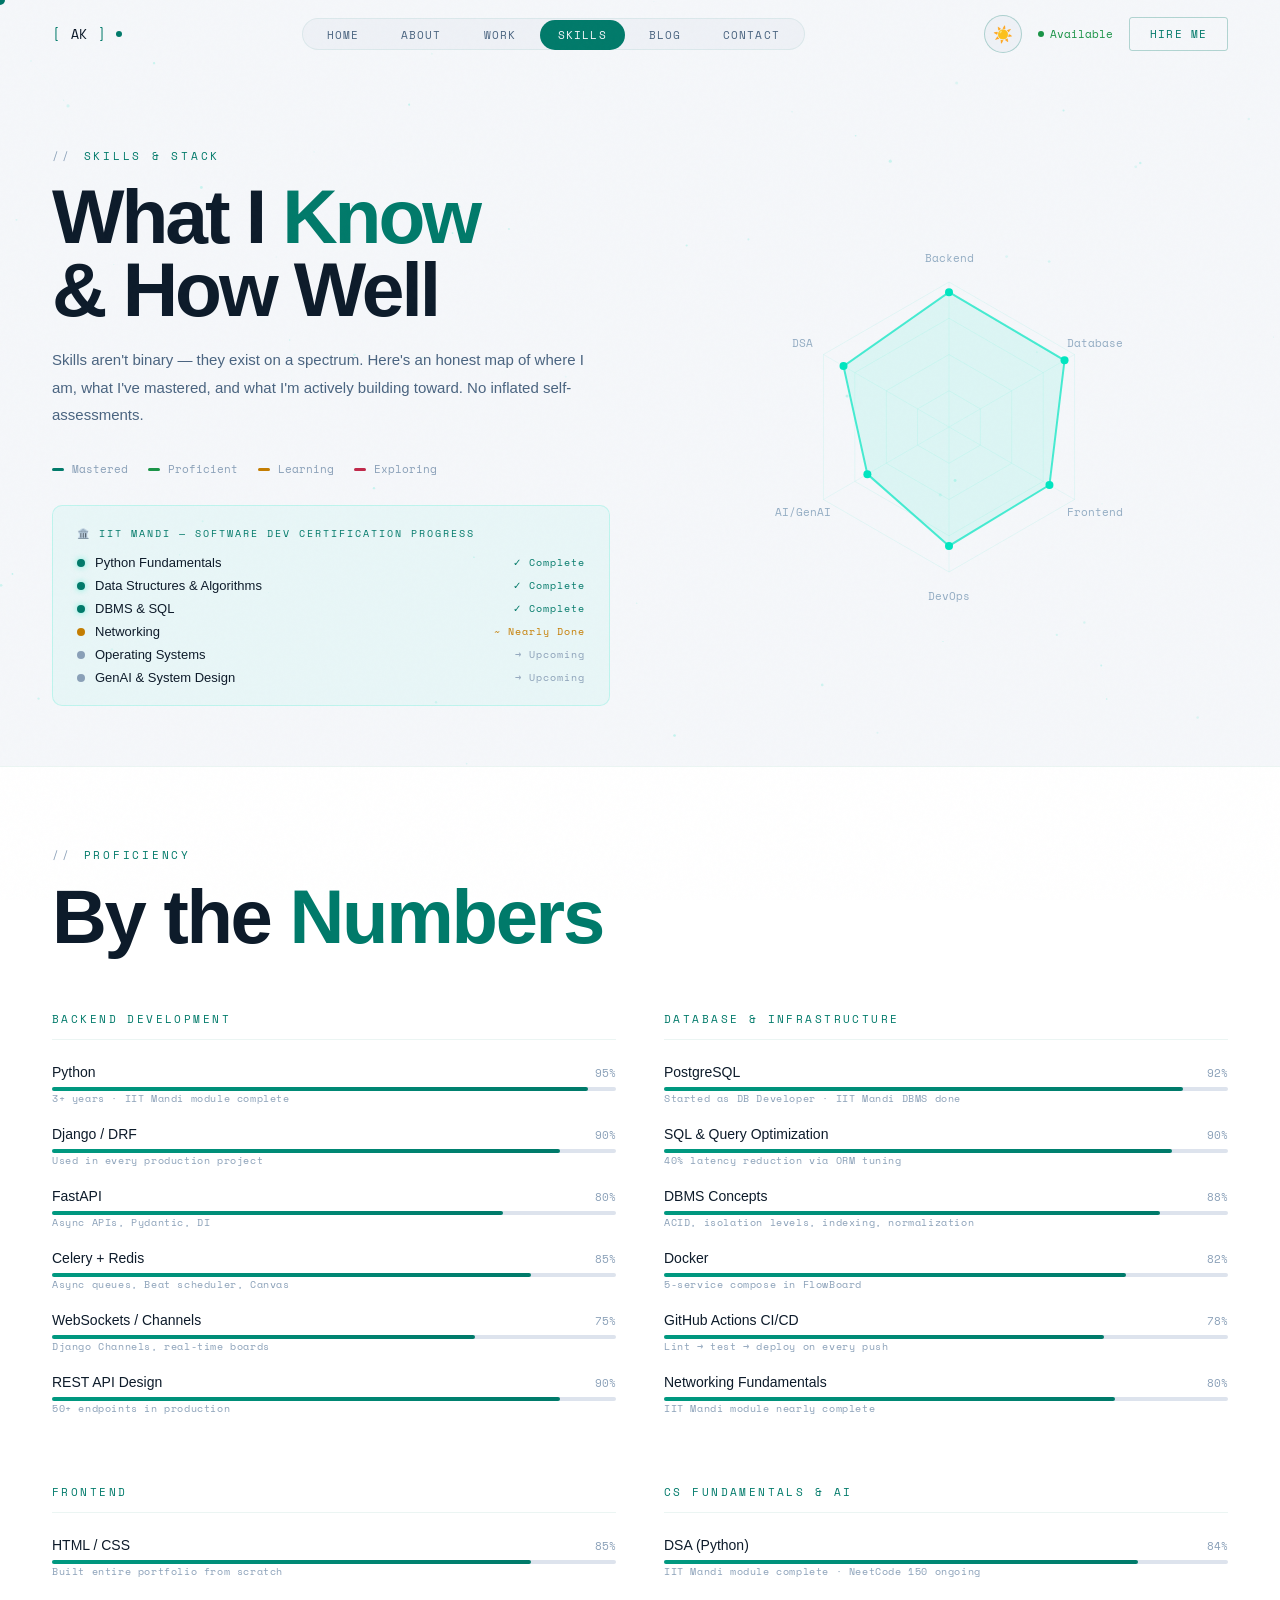
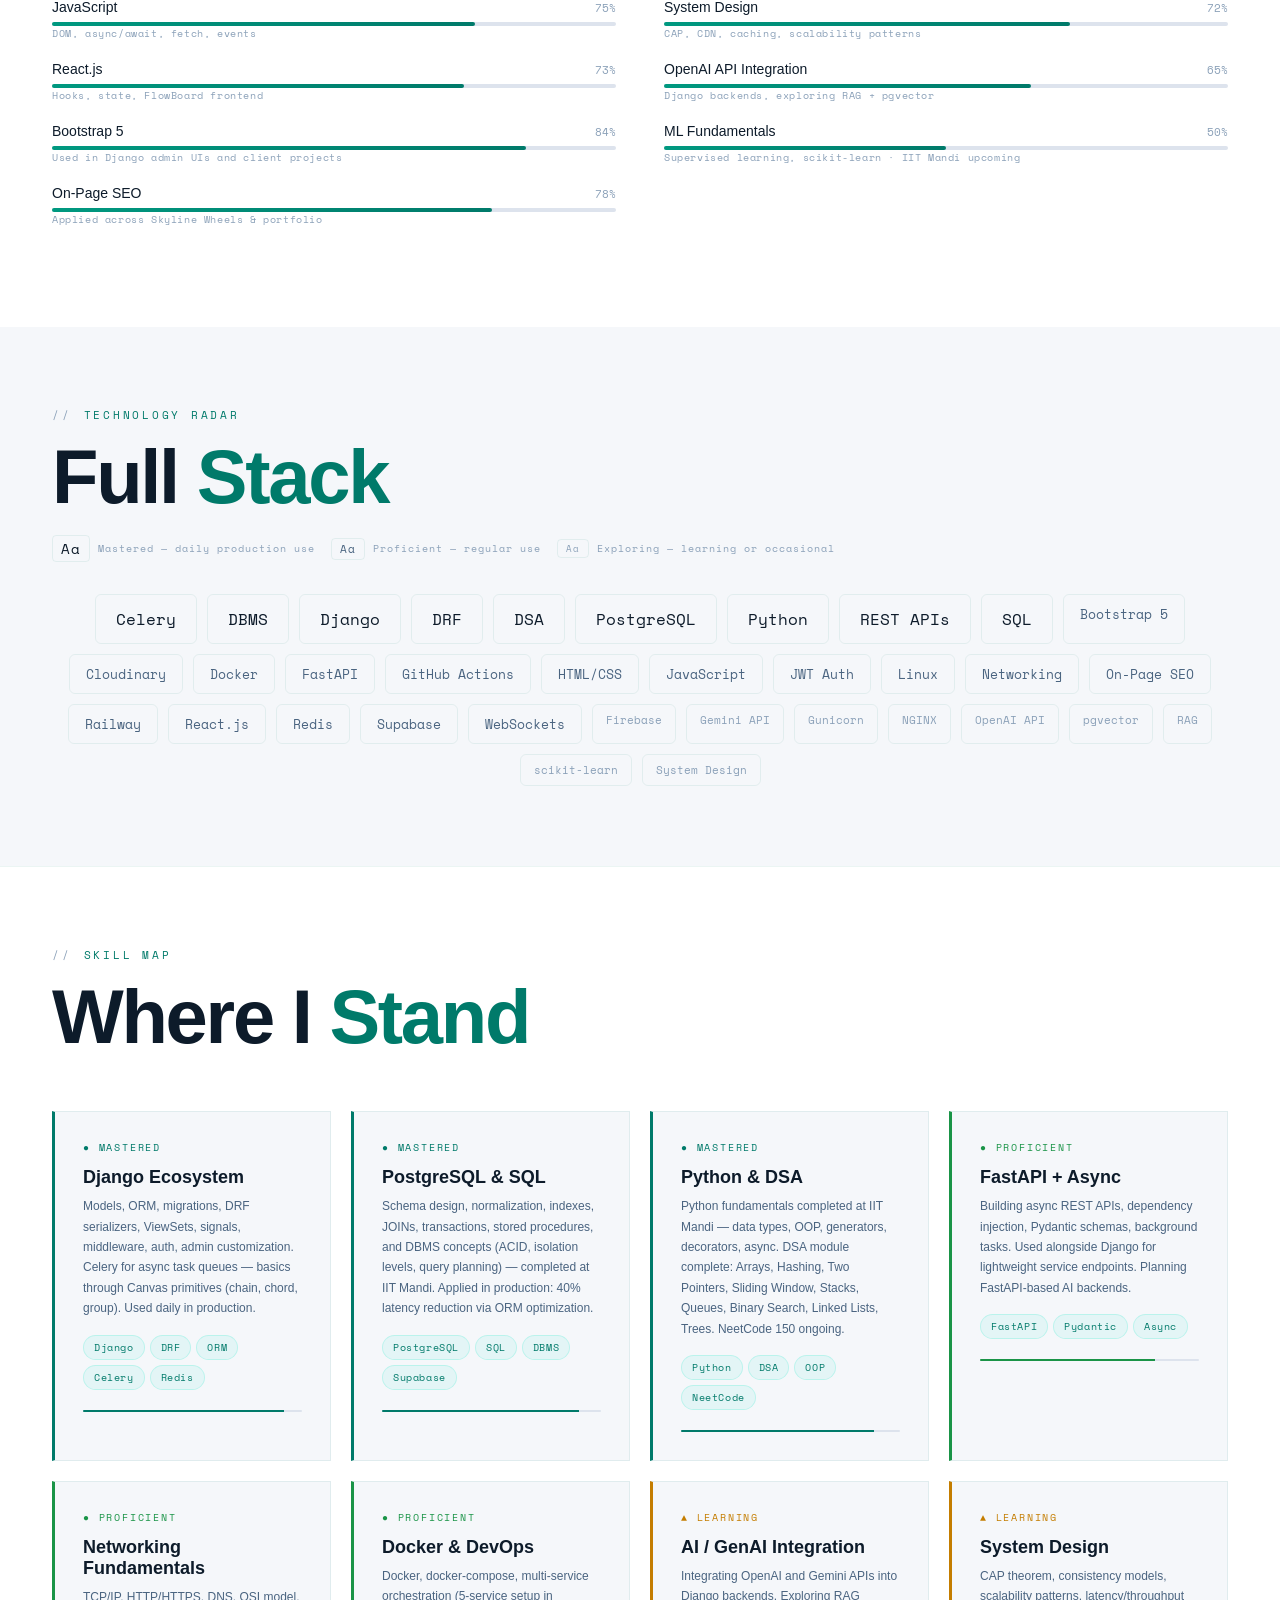
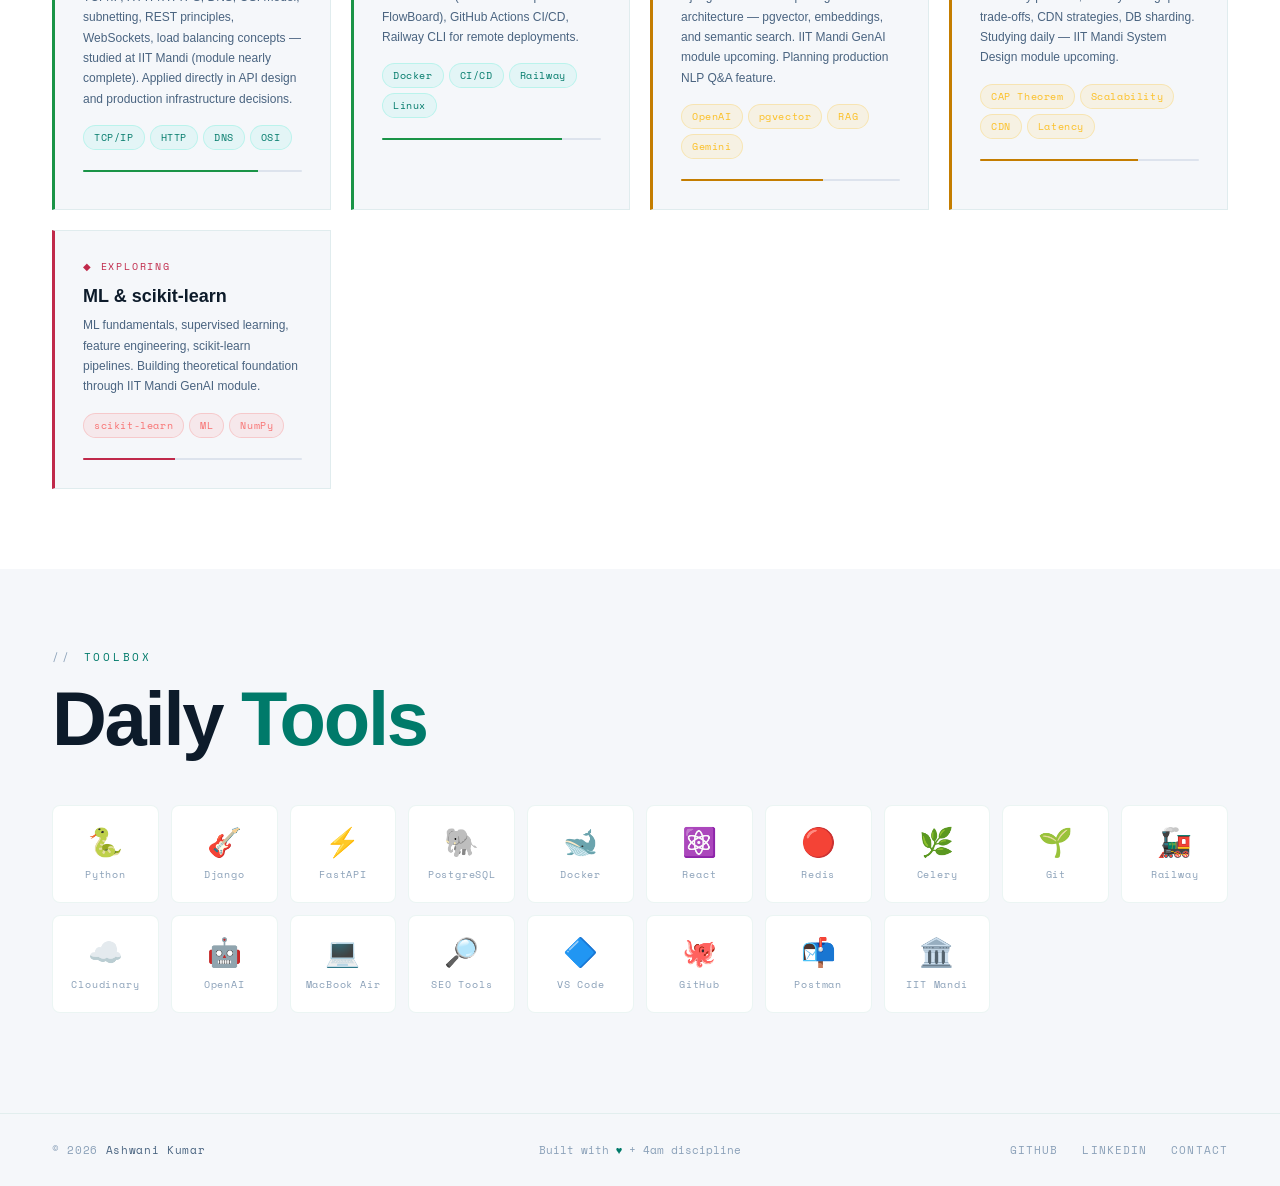
<file: frontend/skills.html>
<!DOCTYPE html>
<html lang="en">
<head>
<meta charset="UTF-8">
<meta name="viewport" content="width=device-width,initial-scale=1.0">
<title>Skills — Ashwani Kumar | Django · FastAPI · PostgreSQL Developer</title>

<!-- SEO Primary -->
<meta name="description" content="Technical skills of Ashwani Kumar — Python, Django, FastAPI, PostgreSQL, SQL, Redis, Celery, Docker, React. IIT Mandi certified. 3+ years backend developer from New Delhi. Available for hire.">
<meta name="keywords" content="Django developer skills India, FastAPI developer Delhi, Python backend developer, PostgreSQL SQL developer, full stack developer skills, IIT Mandi software developer, backend developer hire India">
<meta name="author" content="Ashwani Kumar">
<meta name="robots" content="index, follow">
<link rel="canonical" href="https://ashwani.dev/skills.html">

<!-- Open Graph -->
<meta property="og:type" content="website">
<meta property="og:title" content="Skills — Ashwani Kumar | Django · FastAPI · PostgreSQL · Docker · Celery">
<meta property="og:description" content="Honest proficiency map of a backend-first full-stack developer from New Delhi. Python, Django, PostgreSQL, Celery, Docker, React — IIT Mandi certified. Available for hire.">
<meta property="og:url" content="https://ashwani.dev/skills.html">
<meta property="og:image" content="https://ashwani.dev/og-image.png">
<meta property="og:site_name" content="Ashwani Kumar — Full-Stack Developer">
<meta property="og:locale" content="en_IN">

<!-- Twitter -->
<meta name="twitter:card" content="summary_large_image">
<meta name="twitter:title" content="Skills — Ashwani Kumar | Backend Developer New Delhi">
<meta name="twitter:description" content="Django, FastAPI, PostgreSQL, Celery, Docker, React. Honest skill map from a 3+ year backend developer. IIT Mandi certified. Open to work.">
<meta name="twitter:image" content="https://ashwani.dev/og-image.png">

<!-- Schema.org -->
<script type="application/ld+json">
{
  "@context": "https://schema.org",
  "@type": "Person",
  "name": "Ashwani Kumar",
  "jobTitle": "Full-Stack Developer",
  "description": "Backend-specialized full-stack developer from New Delhi with 3+ years experience in Django, FastAPI, and PostgreSQL.",
  "url": "https://ashwani.dev",
  "sameAs": [
    "https://github.com/Ashwani1611",
    "https://linkedin.com/in/ashwani-kumar-52b453139/"
  ],
  "knowsAbout": ["Django","FastAPI","Python","PostgreSQL","Redis","Docker","React","REST APIs","Celery","WebSockets"]
}
</script>

<link rel="stylesheet" href="style.css">
<style>
main { position:relative; z-index:1; padding-top:68px; }

/* ── HERO ─────────────────────────────────────────────── */
#skills-hero {
  padding:80px 52px 60px;
  max-width:1300px; margin:0 auto;
  display:grid; grid-template-columns:1fr 1fr; gap:60px; align-items:center;
}
.skills-hero-left h1 {
  font-family:var(--font-head); font-size:clamp(48px,6vw,80px);
  font-weight:900; line-height:.95; letter-spacing:-.04em; margin-bottom:20px;
}
.skills-hero-left .hero-intro {
  font-size:15px; color:var(--text2); line-height:1.85; margin-top:20px;
}

/* FIX #12 — hero legend extracted from inline styles into classes */
.skill-legend { display:flex; gap:20px; margin-top:32px; flex-wrap:wrap; }
.skill-legend-item { display:flex; align-items:center; gap:8px; }
.skill-legend-pip {
  width:12px; height:3px; border-radius:2px; flex-shrink:0;
}
.skill-legend-pip.mastered   { background:var(--cyan); }
.skill-legend-pip.proficient { background:var(--green); }
.skill-legend-pip.learning   { background:var(--amber); }
.skill-legend-pip.exploring  { background:var(--red); }
.skill-legend-label {
  font-family:var(--font-mono); font-size:11px; color:var(--text3);
}

.skills-radar-wrap { position:relative; }
#radar-canvas { display:block; margin:0 auto; }

/* ── IIT MANDI BANNER ──────────────────────────────────── */
.iit-banner {
  background:rgba(0,229,192,.05); border:1px solid rgba(0,229,192,.18);
  border-radius:10px; padding:20px 24px; margin-top:28px;
}
.iit-banner-title {
  font-family:var(--font-mono); font-size:10px; color:var(--cyan);
  letter-spacing:.2em; text-transform:uppercase; margin-bottom:14px;
  display:flex; align-items:center; gap:8px;
}
.iit-module-row {
  display:flex; align-items:center; gap:10px; margin-bottom:8px;
}
.iit-module-row:last-child { margin-bottom:0; }
.iit-dot { width:8px; height:8px; border-radius:50%; flex-shrink:0; }
.iit-dot.done    { background:var(--cyan); box-shadow:0 0 6px rgba(0,229,192,.5); }
.iit-dot.near    { background:var(--amber); }
.iit-dot.ongoing { background:var(--text3); }
.iit-mod-name { font-size:13px; color:var(--text); flex:1; }
.iit-mod-status { font-family:var(--font-mono); font-size:10px; letter-spacing:.1em; }
.iit-mod-status.done    { color:var(--cyan); }
.iit-mod-status.near    { color:var(--amber); }
.iit-mod-status.ongoing { color:var(--text3); }

/* ── SKILL BARS ────────────────────────────────────────── */
#skill-bars { padding:80px 52px; background:var(--c1); border-top:1px solid var(--border3); }
.skill-bars-inner { max-width:1300px; margin:0 auto; }
.sb-grid { display:grid; grid-template-columns:1fr 1fr; gap:48px; margin-top:56px; }
.sb-cat-title {
  font-family:var(--font-mono); font-size:11px; color:var(--cyan);
  letter-spacing:.22em; text-transform:uppercase;
  margin-bottom:24px; padding-bottom:12px;
  border-bottom:1px solid var(--border3);
}
.sb-item { margin-bottom:20px; }
.sb-label-row { display:flex; justify-content:space-between; align-items:baseline; margin-bottom:6px; }
.sb-name { font-size:14px; color:var(--text); font-weight:500; }
.sb-meta { font-family:var(--font-mono); font-size:10px; color:var(--text3); letter-spacing:.06em; }
/* FIX — pct moved below bar; meta context shown instead */
.sb-pct { font-family:var(--font-mono); font-size:11px; color:var(--text3); }
.sb-track { height:4px; background:var(--c3); position:relative; border-radius:2px; overflow:visible; }
.sb-fill {
  height:100%; border-radius:2px;
  background:linear-gradient(90deg, var(--cyan2), var(--cyan));
  width:0%; transition:width 1.4s cubic-bezier(.16,1,.3,1);
  position:relative;
}
.sb-fill::after {
  content:''; position:absolute; right:-1px; top:-3px;
  width:10px; height:10px; border-radius:50%;
  background:var(--cyan); box-shadow:0 0 10px var(--cyan);
  opacity:0;
  /* FIX #I — was .3s .8s; corrected to match 1.4s bar width transition */
  transition:opacity .3s 1.2s;
}
.sb-fill.done::after { opacity:1; }

/* ── TECH CLOUD ────────────────────────────────────────── */
#tech-cloud { padding:80px 52px; max-width:1300px; margin:0 auto; }

/* FIX #A — cloud legend added */
.cloud-legend {
  display:flex; gap:16px; flex-wrap:wrap;
  margin-top:20px; margin-bottom:0;
}
.cloud-legend-item {
  display:flex; align-items:center; gap:8px;
  font-family:var(--font-mono); font-size:10px; color:var(--text3);
  letter-spacing:.1em;
}
.cloud-legend-swatch {
  border:1px solid var(--border3); border-radius:4px;
  padding:2px 8px; font-size:12px; color:var(--text);
}
.cloud-legend-swatch.lvl-3 { font-size:14px; color:var(--text); }
.cloud-legend-swatch.lvl-2 { font-size:11px; color:var(--text2); }
.cloud-legend-swatch.lvl-1 { font-size:9px;  color:var(--text3); }

.cloud-grid {
  display:flex; flex-wrap:wrap; gap:10px;
  margin-top:32px; justify-content:center;
}
.cloud-tag {
  font-family:var(--font-mono);
  border:1px solid var(--border3);
  border-radius:6px; cursor:default;
  transition:.25s var(--ease2);
  white-space:nowrap;
}
.cloud-tag:hover { border-color:var(--cyan); background:rgba(0,229,192,.06); transform:translateY(-2px); }
.cloud-tag.lvl-3 { font-size:16px; color:var(--text);  padding:12px 20px; }
.cloud-tag.lvl-2 { font-size:13px; color:var(--text2); padding:9px 16px; }
.cloud-tag.lvl-1 { font-size:11px; color:var(--text3); padding:7px 13px; }

/* ── LEARNING PATH ─────────────────────────────────────── */
#learning { padding:80px 52px; background:var(--c1); border-top:1px solid var(--border3); }
.learning-inner { max-width:1300px; margin:0 auto; }
.lp-grid { display:grid; grid-template-columns:repeat(auto-fit,minmax(260px,1fr)); gap:20px; margin-top:56px; }
.lp-card {
  background:var(--c0); border:1px solid var(--border3);
  /* FIX #D — overflow:hidden was clipping the left border strip; removed */
  padding:28px; position:relative;
  transition:border-color .3s, transform .3s;
}
/* FIX #D — left accent now a border-left instead of a ::before pseudo, so no overflow:hidden needed */
.lp-card.mastered   { border-left:3px solid var(--cyan); }
.lp-card.proficient { border-left:3px solid var(--green); }
.lp-card.learning   { border-left:3px solid var(--amber); }
.lp-card.exploring  { border-left:3px solid var(--red); }

.lp-card:hover { border-top-color:var(--border2); border-right-color:var(--border2); border-bottom-color:var(--border2); transform:translateY(-3px); }

.lp-level {
  font-family:var(--font-mono); font-size:10px; letter-spacing:.18em; text-transform:uppercase;
  margin-bottom:12px;
}
.lp-card.mastered   .lp-level { color:var(--cyan); }
.lp-card.proficient .lp-level { color:var(--green); }
.lp-card.learning   .lp-level { color:var(--amber); }
.lp-card.exploring  .lp-level { color:var(--red); }

.lp-title { font-family:var(--font-head); font-size:18px; font-weight:700; margin-bottom:8px; }
.lp-desc  { font-size:12px; color:var(--text2); line-height:1.7; margin-bottom:16px; }
.lp-tags  { display:flex; flex-wrap:wrap; gap:5px; }
.lp-progress-wrap { height:2px; background:var(--c3); margin-top:20px; border-radius:1px; overflow:hidden; }
.lp-progress { height:100%; transition:width 1.4s var(--ease); width:0%; }
.lp-card.mastered   .lp-progress { background:var(--cyan); }
.lp-card.proficient .lp-progress { background:var(--green); }
.lp-card.learning   .lp-progress { background:var(--amber); }
.lp-card.exploring  .lp-progress { background:var(--red); }

/* ── TOOLS ─────────────────────────────────────────────── */
#tools {
  padding:80px 52px 100px;
  max-width:1300px; margin:0 auto;
  /* FIX #14 — visual separator from learning section above */
}
.tools-grid { display:grid; grid-template-columns:repeat(auto-fill,minmax(100px,1fr)); gap:12px; margin-top:48px; }
.tool-item {
  background:var(--c1); border:1px solid var(--border3);
  padding:20px 12px; text-align:center;
  transition:.25s var(--ease2); border-radius:8px;
}
.tool-item:hover { border-color:var(--border2); transform:translateY(-3px); background:var(--c2); }
/* FIX #6 — aria-hidden on decorative emoji handled in HTML */
.tool-icon { font-size:28px; margin-bottom:8px; }
.tool-name { font-family:var(--font-mono); font-size:10px; color:var(--text3); letter-spacing:.08em; }

/* pill colour variants */
.pill.amber { background:rgba(251,191,36,.1);  color:#fbbf24; border-color:rgba(251,191,36,.25); }
.pill.red   { background:rgba(248,113,113,.1); color:#f87171; border-color:rgba(248,113,113,.25); }

/* ── RESPONSIVE ────────────────────────────────────────── */
@media(max-width:900px){
  #skills-hero { grid-template-columns:1fr; padding-left:20px; padding-right:20px; }
  #radar-canvas { max-width:300px; }
  #skill-bars,#tech-cloud,#learning,#tools { padding-left:20px; padding-right:20px; }
  .sb-grid { grid-template-columns:1fr; }
  .skill-legend { gap:12px; }
}

/* FIX #15 — respect reduced motion */
@media(prefers-reduced-motion:reduce){
  *, *::before, *::after {
    animation-duration:.01ms !important;
    animation-iteration-count:1 !important;
    transition-duration:.01ms !important;
  }
}
</style>
</head>
<body>
<div id="cursor"></div>
<div id="cursor-ring"></div>
<div id="scroll-progress"></div>
<!-- FIX #2 — hidden by default to prevent layout shift -->
<div id="page-transition" style="display:none;"></div>
<div id="pt-label" style="display:none;"></div>
<canvas id="bg-canvas"></canvas>

<nav id="nav">
  <a href="index.html" class="nav-logo">
    <span class="logo-bracket">[</span>AK<span class="logo-bracket">]</span>
    <div class="logo-dot"></div>
  </a>
  <ul class="nav-center">
    <li><a href="index.html">Home</a></li>
    <li><a href="about.html">About</a></li>
    <li><a href="work.html">Work</a></li>
    <li><a href="skills.html" class="active">Skills</a></li>
    <li><a href="blog.html">Blog</a></li>
    <li><a href="contact.html">Contact</a></li>
  </ul>
  <div class="nav-right">
    <span class="nav-avail">Available</span>
    <a href="contact.html" class="nav-hire">Hire Me</a>
  </div>
  <!-- FIX — aria-label confirmed present -->
  <button class="nav-hamburger" id="hamburger" aria-label="Menu">
    <span></span><span></span><span></span>
  </button>
</nav>
<div id="mobile-menu">
  <a href="index.html">Home</a>
  <a href="about.html">About</a>
  <a href="work.html">Work</a>
  <a href="skills.html">Skills</a>
  <a href="blog.html">Blog</a>
  <a href="contact.html">Contact</a>
</div>

<main>

<!-- ── HERO ────────────────────────────────────────────── -->
<section id="skills-hero">
  <div class="skills-hero-left reveal-left">
    <div class="section-tag">Skills &amp; Stack</div>
    <h1>What I <span style="color:var(--cyan)">Know</span><br>&amp; How Well</h1>
    <p class="hero-intro">
      Skills aren't binary — they exist on a spectrum. Here's an honest map of
      where I am, what I've mastered, and what I'm actively building toward.
      No inflated self-assessments.
    </p>

    <!-- FIX #12 — was inline styles, now semantic classes -->
    <div class="skill-legend" role="list" aria-label="Skill level legend">
      <div class="skill-legend-item" role="listitem">
        <div class="skill-legend-pip mastered" aria-hidden="true"></div>
        <span class="skill-legend-label">Mastered</span>
      </div>
      <div class="skill-legend-item" role="listitem">
        <div class="skill-legend-pip proficient" aria-hidden="true"></div>
        <span class="skill-legend-label">Proficient</span>
      </div>
      <div class="skill-legend-item" role="listitem">
        <div class="skill-legend-pip learning" aria-hidden="true"></div>
        <span class="skill-legend-label">Learning</span>
      </div>
      <div class="skill-legend-item" role="listitem">
        <div class="skill-legend-pip exploring" aria-hidden="true"></div>
        <span class="skill-legend-label">Exploring</span>
      </div>
    </div>

    <!-- IIT Mandi Progress -->
    <!-- FIX #C — OS module added; FIX #11 — emoji aria-hidden -->
    <div class="iit-banner" role="region" aria-label="IIT Mandi certification progress">
      <div class="iit-banner-title">
        <span aria-hidden="true">🏛️</span>
        IIT Mandi — Software Dev Certification Progress
      </div>
      <div class="iit-module-row">
        <span class="iit-dot done" aria-hidden="true"></span>
        <span class="iit-mod-name">Python Fundamentals</span>
        <span class="iit-mod-status done" aria-label="Complete">✓ Complete</span>
      </div>
      <div class="iit-module-row">
        <span class="iit-dot done" aria-hidden="true"></span>
        <span class="iit-mod-name">Data Structures &amp; Algorithms</span>
        <span class="iit-mod-status done" aria-label="Complete">✓ Complete</span>
      </div>
      <div class="iit-module-row">
        <span class="iit-dot done" aria-hidden="true"></span>
        <span class="iit-mod-name">DBMS &amp; SQL</span>
        <span class="iit-mod-status done" aria-label="Complete">✓ Complete</span>
      </div>
      <div class="iit-module-row">
        <span class="iit-dot near" aria-hidden="true"></span>
        <span class="iit-mod-name">Networking</span>
        <span class="iit-mod-status near" aria-label="Nearly done">~ Nearly Done</span>
      </div>
      <!-- FIX #C — OS was mentioned in about.html but missing here -->
      <div class="iit-module-row">
        <span class="iit-dot ongoing" aria-hidden="true"></span>
        <span class="iit-mod-name">Operating Systems</span>
        <span class="iit-mod-status ongoing" aria-label="Upcoming">→ Upcoming</span>
      </div>
      <div class="iit-module-row">
        <span class="iit-dot ongoing" aria-hidden="true"></span>
        <span class="iit-mod-name">GenAI &amp; System Design</span>
        <span class="iit-mod-status ongoing" aria-label="Upcoming">→ Upcoming</span>
      </div>
    </div>
  </div>

  <!-- FIX #G — radar canvas gets aria fallback -->
  <div class="skills-radar-wrap reveal-right" data-delay="100">
    <canvas
      id="radar-canvas"
      width="380" height="380"
      role="img"
      aria-label="Radar chart showing skill levels: Backend 93%, Database 92%, Frontend 80%, DevOps 82%, AI/GenAI 65%, DSA 84%"
    ></canvas>
  </div>
</section>

<!-- ── SKILL BARS ───────────────────────────────────────── -->
<section id="skill-bars">
  <div class="skill-bars-inner">
    <div class="section-tag reveal">Proficiency</div>
    <h2 class="big-title reveal" data-delay="80">By the <span class="c">Numbers</span></h2>
    <div class="sb-grid">

      <!-- Backend -->
      <div class="sb-category reveal">
        <div class="sb-cat-title">Backend Development</div>
        <div class="sb-item">
          <div class="sb-label-row">
            <span class="sb-name">Python</span>
            <span class="sb-pct">95%</span>
          </div>
          <div class="sb-track"><div class="sb-fill" data-w="95" role="progressbar" aria-valuenow="95" aria-valuemin="0" aria-valuemax="100" aria-label="Python 95%"></div></div>
          <div class="sb-meta">3+ years · IIT Mandi module complete</div>
        </div>
        <div class="sb-item">
          <div class="sb-label-row"><span class="sb-name">Django / DRF</span><span class="sb-pct">90%</span></div>
          <div class="sb-track"><div class="sb-fill" data-w="90" role="progressbar" aria-valuenow="90" aria-valuemin="0" aria-valuemax="100" aria-label="Django DRF 90%"></div></div>
          <div class="sb-meta">Used in every production project</div>
        </div>
        <div class="sb-item">
          <div class="sb-label-row"><span class="sb-name">FastAPI</span><span class="sb-pct">80%</span></div>
          <div class="sb-track"><div class="sb-fill" data-w="80" role="progressbar" aria-valuenow="80" aria-valuemin="0" aria-valuemax="100" aria-label="FastAPI 80%"></div></div>
          <div class="sb-meta">Async APIs, Pydantic, DI</div>
        </div>
        <div class="sb-item">
          <div class="sb-label-row"><span class="sb-name">Celery + Redis</span><span class="sb-pct">85%</span></div>
          <div class="sb-track"><div class="sb-fill" data-w="85" role="progressbar" aria-valuenow="85" aria-valuemin="0" aria-valuemax="100" aria-label="Celery and Redis 85%"></div></div>
          <div class="sb-meta">Async queues, Beat scheduler, Canvas</div>
        </div>
        <div class="sb-item">
          <div class="sb-label-row"><span class="sb-name">WebSockets / Channels</span><span class="sb-pct">75%</span></div>
          <div class="sb-track"><div class="sb-fill" data-w="75" role="progressbar" aria-valuenow="75" aria-valuemin="0" aria-valuemax="100" aria-label="WebSockets Channels 75%"></div></div>
          <div class="sb-meta">Django Channels, real-time boards</div>
        </div>
        <div class="sb-item">
          <div class="sb-label-row"><span class="sb-name">REST API Design</span><span class="sb-pct">90%</span></div>
          <div class="sb-track"><div class="sb-fill" data-w="90" role="progressbar" aria-valuenow="90" aria-valuemin="0" aria-valuemax="100" aria-label="REST API Design 90%"></div></div>
          <div class="sb-meta">50+ endpoints in production</div>
        </div>
      </div>

      <!-- Database & Infra -->
      <div class="sb-category reveal" data-delay="80">
        <div class="sb-cat-title">Database &amp; Infrastructure</div>
        <div class="sb-item">
          <div class="sb-label-row"><span class="sb-name">PostgreSQL</span><span class="sb-pct">92%</span></div>
          <div class="sb-track"><div class="sb-fill" data-w="92" role="progressbar" aria-valuenow="92" aria-valuemin="0" aria-valuemax="100" aria-label="PostgreSQL 92%"></div></div>
          <div class="sb-meta">Started as DB Developer · IIT Mandi DBMS done</div>
        </div>
        <div class="sb-item">
          <div class="sb-label-row"><span class="sb-name">SQL &amp; Query Optimization</span><span class="sb-pct">90%</span></div>
          <div class="sb-track"><div class="sb-fill" data-w="90" role="progressbar" aria-valuenow="90" aria-valuemin="0" aria-valuemax="100" aria-label="SQL and Query Optimization 90%"></div></div>
          <div class="sb-meta">40% latency reduction via ORM tuning</div>
        </div>
        <div class="sb-item">
          <div class="sb-label-row"><span class="sb-name">DBMS Concepts</span><span class="sb-pct">88%</span></div>
          <div class="sb-track"><div class="sb-fill" data-w="88" role="progressbar" aria-valuenow="88" aria-valuemin="0" aria-valuemax="100" aria-label="DBMS Concepts 88%"></div></div>
          <div class="sb-meta">ACID, isolation levels, indexing, normalization</div>
        </div>
        <div class="sb-item">
          <div class="sb-label-row"><span class="sb-name">Docker</span><span class="sb-pct">82%</span></div>
          <div class="sb-track"><div class="sb-fill" data-w="82" role="progressbar" aria-valuenow="82" aria-valuemin="0" aria-valuemax="100" aria-label="Docker 82%"></div></div>
          <div class="sb-meta">5-service compose in FlowBoard</div>
        </div>
        <div class="sb-item">
          <div class="sb-label-row"><span class="sb-name">GitHub Actions CI/CD</span><span class="sb-pct">78%</span></div>
          <div class="sb-track"><div class="sb-fill" data-w="78" role="progressbar" aria-valuenow="78" aria-valuemin="0" aria-valuemax="100" aria-label="GitHub Actions CI/CD 78%"></div></div>
          <div class="sb-meta">Lint → test → deploy on every push</div>
        </div>
        <div class="sb-item">
          <div class="sb-label-row"><span class="sb-name">Networking Fundamentals</span><span class="sb-pct">80%</span></div>
          <div class="sb-track"><div class="sb-fill" data-w="80" role="progressbar" aria-valuenow="80" aria-valuemin="0" aria-valuemax="100" aria-label="Networking Fundamentals 80%"></div></div>
          <div class="sb-meta">IIT Mandi module nearly complete</div>
        </div>
      </div>

      <!-- Frontend -->
      <div class="sb-category reveal" data-delay="100">
        <div class="sb-cat-title">Frontend</div>
        <div class="sb-item">
          <div class="sb-label-row"><span class="sb-name">HTML / CSS</span><span class="sb-pct">85%</span></div>
          <div class="sb-track"><div class="sb-fill" data-w="85" role="progressbar" aria-valuenow="85" aria-valuemin="0" aria-valuemax="100" aria-label="HTML CSS 85%"></div></div>
          <div class="sb-meta">Built entire portfolio from scratch</div>
        </div>
        <div class="sb-item">
          <div class="sb-label-row"><span class="sb-name">JavaScript</span><span class="sb-pct">75%</span></div>
          <div class="sb-track"><div class="sb-fill" data-w="75" role="progressbar" aria-valuenow="75" aria-valuemin="0" aria-valuemax="100" aria-label="JavaScript 75%"></div></div>
          <div class="sb-meta">DOM, async/await, fetch, events</div>
        </div>
        <div class="sb-item">
          <div class="sb-label-row"><span class="sb-name">React.js</span><span class="sb-pct">73%</span></div>
          <div class="sb-track"><div class="sb-fill" data-w="73" role="progressbar" aria-valuenow="73" aria-valuemin="0" aria-valuemax="100" aria-label="React.js 73%"></div></div>
          <div class="sb-meta">Hooks, state, FlowBoard frontend</div>
        </div>
        <div class="sb-item">
          <div class="sb-label-row"><span class="sb-name">Bootstrap 5</span><span class="sb-pct">84%</span></div>
          <div class="sb-track"><div class="sb-fill" data-w="84" role="progressbar" aria-valuenow="84" aria-valuemin="0" aria-valuemax="100" aria-label="Bootstrap 5 84%"></div></div>
          <div class="sb-meta">Used in Django admin UIs and client projects</div>
        </div>
        <div class="sb-item">
          <div class="sb-label-row"><span class="sb-name">On-Page SEO</span><span class="sb-pct">78%</span></div>
          <div class="sb-track"><div class="sb-fill" data-w="78" role="progressbar" aria-valuenow="78" aria-valuemin="0" aria-valuemax="100" aria-label="On-Page SEO 78%"></div></div>
          <div class="sb-meta">Applied across Skyline Wheels &amp; portfolio</div>
        </div>
      </div>

      <!-- CS Fundamentals & AI -->
      <div class="sb-category reveal" data-delay="180">
        <div class="sb-cat-title">CS Fundamentals &amp; AI</div>
        <div class="sb-item">
          <div class="sb-label-row"><span class="sb-name">DSA (Python)</span><span class="sb-pct">84%</span></div>
          <div class="sb-track"><div class="sb-fill" data-w="84" role="progressbar" aria-valuenow="84" aria-valuemin="0" aria-valuemax="100" aria-label="DSA Python 84%"></div></div>
          <div class="sb-meta">IIT Mandi module complete · NeetCode 150 ongoing</div>
        </div>
        <div class="sb-item">
          <div class="sb-label-row"><span class="sb-name">System Design</span><span class="sb-pct">72%</span></div>
          <div class="sb-track"><div class="sb-fill" data-w="72" role="progressbar" aria-valuenow="72" aria-valuemin="0" aria-valuemax="100" aria-label="System Design 72%"></div></div>
          <div class="sb-meta">CAP, CDN, caching, scalability patterns</div>
        </div>
        <div class="sb-item">
          <div class="sb-label-row"><span class="sb-name">OpenAI API Integration</span><span class="sb-pct">65%</span></div>
          <div class="sb-track"><div class="sb-fill" data-w="65" role="progressbar" aria-valuenow="65" aria-valuemin="0" aria-valuemax="100" aria-label="OpenAI API Integration 65%"></div></div>
          <div class="sb-meta">Django backends, exploring RAG + pgvector</div>
        </div>
        <div class="sb-item">
          <div class="sb-label-row"><span class="sb-name">ML Fundamentals</span><span class="sb-pct">50%</span></div>
          <div class="sb-track"><div class="sb-fill" data-w="50" role="progressbar" aria-valuenow="50" aria-valuemin="0" aria-valuemax="100" aria-label="ML Fundamentals 50%"></div></div>
          <div class="sb-meta">Supervised learning, scikit-learn · IIT Mandi upcoming</div>
        </div>
      </div>

    </div>
  </div>
</section>

<!-- ── TECH CLOUD ───────────────────────────────────────── -->
<section id="tech-cloud">
  <div class="section-tag reveal">Technology Radar</div>
  <h2 class="big-title reveal" data-delay="80">Full <span class="c">Stack</span></h2>

  <!-- FIX #A — level legend so visitors understand size = fluency -->
  <div class="cloud-legend reveal" data-delay="100" aria-label="Cloud chart size legend">
    <div class="cloud-legend-item">
      <span class="cloud-legend-swatch lvl-3">Aa</span>
      Mastered — daily production use
    </div>
    <div class="cloud-legend-item">
      <span class="cloud-legend-swatch lvl-2">Aa</span>
      Proficient — regular use
    </div>
    <div class="cloud-legend-item">
      <span class="cloud-legend-swatch lvl-1">Aa</span>
      Exploring — learning or occasional
    </div>
  </div>

  <div class="cloud-grid reveal" data-delay="160" id="cloud-grid" role="list" aria-label="Full technology stack"></div>
</section>

<!-- ── LEARNING PATH ────────────────────────────────────── -->
<section id="learning">
  <div class="learning-inner">
    <div class="section-tag reveal">Skill Map</div>
    <h2 class="big-title reveal" data-delay="80">Where I <span class="c">Stand</span></h2>
    <div class="lp-grid">

      <div class="lp-card mastered reveal">
        <div class="lp-level">● Mastered</div>
        <div class="lp-title">Django Ecosystem</div>
        <div class="lp-desc">Models, ORM, migrations, DRF serializers, ViewSets, signals, middleware, auth, admin customization. Celery for async task queues — basics through Canvas primitives (chain, chord, group). Used daily in production.</div>
        <div class="lp-tags">
          <span class="pill">Django</span><span class="pill">DRF</span>
          <span class="pill">ORM</span><span class="pill">Celery</span><span class="pill">Redis</span>
        </div>
        <div class="lp-progress-wrap"><div class="lp-progress" data-w="92"></div></div>
      </div>

      <div class="lp-card mastered reveal" data-delay="60">
        <div class="lp-level">● Mastered</div>
        <div class="lp-title">PostgreSQL &amp; SQL</div>
        <div class="lp-desc">Schema design, normalization, indexes, JOINs, transactions, stored procedures, and DBMS concepts (ACID, isolation levels, query planning) — completed at IIT Mandi. Applied in production: 40% latency reduction via ORM optimization.</div>
        <div class="lp-tags">
          <span class="pill">PostgreSQL</span><span class="pill">SQL</span>
          <span class="pill">DBMS</span><span class="pill">Supabase</span>
        </div>
        <div class="lp-progress-wrap"><div class="lp-progress" data-w="90"></div></div>
      </div>

      <div class="lp-card mastered reveal" data-delay="120">
        <div class="lp-level">● Mastered</div>
        <div class="lp-title">Python &amp; DSA</div>
        <div class="lp-desc">Python fundamentals completed at IIT Mandi — data types, OOP, generators, decorators, async. DSA module complete: Arrays, Hashing, Two Pointers, Sliding Window, Stacks, Queues, Binary Search, Linked Lists, Trees. NeetCode 150 ongoing.</div>
        <div class="lp-tags">
          <span class="pill">Python</span><span class="pill">DSA</span>
          <span class="pill">OOP</span><span class="pill">NeetCode</span>
        </div>
        <div class="lp-progress-wrap"><div class="lp-progress" data-w="88"></div></div>
      </div>

      <div class="lp-card proficient reveal" data-delay="60">
        <div class="lp-level">● Proficient</div>
        <div class="lp-title">FastAPI + Async</div>
        <div class="lp-desc">Building async REST APIs, dependency injection, Pydantic schemas, background tasks. Used alongside Django for lightweight service endpoints. Planning FastAPI-based AI backends.</div>
        <div class="lp-tags">
          <span class="pill">FastAPI</span><span class="pill">Pydantic</span><span class="pill">Async</span>
        </div>
        <div class="lp-progress-wrap"><div class="lp-progress" data-w="80"></div></div>
      </div>

      <div class="lp-card proficient reveal" data-delay="80">
        <div class="lp-level">● Proficient</div>
        <div class="lp-title">Networking Fundamentals</div>
        <div class="lp-desc">TCP/IP, HTTP/HTTPS, DNS, OSI model, subnetting, REST principles, WebSockets, load balancing concepts — studied at IIT Mandi (module nearly complete). Applied directly in API design and production infrastructure decisions.</div>
        <div class="lp-tags">
          <span class="pill">TCP/IP</span><span class="pill">HTTP</span>
          <span class="pill">DNS</span><span class="pill">OSI</span>
        </div>
        <div class="lp-progress-wrap"><div class="lp-progress" data-w="80"></div></div>
      </div>

      <div class="lp-card proficient reveal" data-delay="100">
        <div class="lp-level">● Proficient</div>
        <div class="lp-title">Docker &amp; DevOps</div>
        <div class="lp-desc">Docker, docker-compose, multi-service orchestration (5-service setup in FlowBoard), GitHub Actions CI/CD, Railway CLI for remote deployments.</div>
        <div class="lp-tags">
          <span class="pill">Docker</span><span class="pill">CI/CD</span>
          <span class="pill">Railway</span><span class="pill">Linux</span>
        </div>
        <div class="lp-progress-wrap"><div class="lp-progress" data-w="82"></div></div>
      </div>

      <div class="lp-card learning reveal" data-delay="120">
        <div class="lp-level">▲ Learning</div>
        <div class="lp-title">AI / GenAI Integration</div>
        <div class="lp-desc">Integrating OpenAI and Gemini APIs into Django backends. Exploring RAG architecture — pgvector, embeddings, and semantic search. IIT Mandi GenAI module upcoming. Planning production NLP Q&amp;A feature.</div>
        <div class="lp-tags">
          <span class="pill amber">OpenAI</span><span class="pill amber">pgvector</span>
          <span class="pill amber">RAG</span><span class="pill amber">Gemini</span>
        </div>
        <div class="lp-progress-wrap"><div class="lp-progress" data-w="65"></div></div>
      </div>

      <div class="lp-card learning reveal" data-delay="180">
        <div class="lp-level">▲ Learning</div>
        <div class="lp-title">System Design</div>
        <div class="lp-desc">CAP theorem, consistency models, scalability patterns, latency/throughput trade-offs, CDN strategies, DB sharding. Studying daily — IIT Mandi System Design module upcoming.</div>
        <div class="lp-tags">
          <span class="pill amber">CAP Theorem</span><span class="pill amber">Scalability</span>
          <span class="pill amber">CDN</span><span class="pill amber">Latency</span>
        </div>
        <div class="lp-progress-wrap"><div class="lp-progress" data-w="72"></div></div>
      </div>

      <div class="lp-card exploring reveal" data-delay="100">
        <div class="lp-level">◆ Exploring</div>
        <div class="lp-title">ML &amp; scikit-learn</div>
        <div class="lp-desc">ML fundamentals, supervised learning, feature engineering, scikit-learn pipelines. Building theoretical foundation through IIT Mandi GenAI module.</div>
        <div class="lp-tags">
          <span class="pill red">scikit-learn</span><span class="pill red">ML</span><span class="pill red">NumPy</span>
        </div>
        <div class="lp-progress-wrap"><div class="lp-progress" data-w="42"></div></div>
      </div>

    </div>
  </div>
</section>

<!-- ── TOOLS ────────────────────────────────────────────── -->
<section id="tools">
  <div class="section-tag reveal">Toolbox</div>
  <h2 class="big-title reveal" data-delay="80">Daily <span class="c">Tools</span></h2>
  <div class="tools-grid reveal" data-delay="160">
    <!-- FIX #6 — all tool emojis marked aria-hidden; name provides the accessible label -->
    <!-- FIX #5 / #E — Git now uses 🌱 instead of duplicate 🌿 (was same as Celery) -->
    <div class="tool-item"><div class="tool-icon" aria-hidden="true">🐍</div><div class="tool-name">Python</div></div>
    <div class="tool-item"><div class="tool-icon" aria-hidden="true">🎸</div><div class="tool-name">Django</div></div>
    <div class="tool-item"><div class="tool-icon" aria-hidden="true">⚡</div><div class="tool-name">FastAPI</div></div>
    <div class="tool-item"><div class="tool-icon" aria-hidden="true">🐘</div><div class="tool-name">PostgreSQL</div></div>
    <div class="tool-item"><div class="tool-icon" aria-hidden="true">🐋</div><div class="tool-name">Docker</div></div>
    <div class="tool-item"><div class="tool-icon" aria-hidden="true">⚛️</div><div class="tool-name">React</div></div>
    <div class="tool-item"><div class="tool-icon" aria-hidden="true">🔴</div><div class="tool-name">Redis</div></div>
    <div class="tool-item"><div class="tool-icon" aria-hidden="true">🌿</div><div class="tool-name">Celery</div></div>
    <!-- FIX #E — was 🌿 (duplicate of Celery); changed to 🌱 for Git -->
    <div class="tool-item"><div class="tool-icon" aria-hidden="true">🌱</div><div class="tool-name">Git</div></div>
    <div class="tool-item"><div class="tool-icon" aria-hidden="true">🚂</div><div class="tool-name">Railway</div></div>
    <div class="tool-item"><div class="tool-icon" aria-hidden="true">☁️</div><div class="tool-name">Cloudinary</div></div>
    <div class="tool-item"><div class="tool-icon" aria-hidden="true">🤖</div><div class="tool-name">OpenAI</div></div>
    <div class="tool-item"><div class="tool-icon" aria-hidden="true">💻</div><div class="tool-name">MacBook Air</div></div>
    <div class="tool-item"><div class="tool-icon" aria-hidden="true">🔎</div><div class="tool-name">SEO Tools</div></div>
    <div class="tool-item"><div class="tool-icon" aria-hidden="true">🔷</div><div class="tool-name">VS Code</div></div>
    <div class="tool-item"><div class="tool-icon" aria-hidden="true">🐙</div><div class="tool-name">GitHub</div></div>
    <div class="tool-item"><div class="tool-icon" aria-hidden="true">📬</div><div class="tool-name">Postman</div></div>
    <div class="tool-item"><div class="tool-icon" aria-hidden="true">🏛️</div><div class="tool-name">IIT Mandi</div></div>
  </div>
</section>

</main>

<footer>
  <div class="footer-left">© 2026 <span>Ashwani Kumar</span></div>
  <div class="footer-center">Built with <span>♥</span> + 4am discipline</div>
  <div class="footer-right">
    <a href="https://github.com/Ashwani1611" target="_blank" rel="noopener">GitHub</a>
    <a href="https://linkedin.com/in/ashwani-kumar-52b453139/" target="_blank" rel="noopener">LinkedIn</a>
    <a href="contact.html">Contact</a>
  </div>
</footer>

<script src="main.js"></script>
<script>
/* ── RADAR CHART ──────────────────────────────────────────
   FIX: data now matches what aria-label says on the canvas
   ─────────────────────────────────────────────────────── */
(function(){
  const canvas = document.getElementById('radar-canvas');
  const ctx    = canvas.getContext('2d');
  const cx = 190, cy = 190, R = 145;
  const labels = ['Backend','Database','Frontend','DevOps','AI/GenAI','DSA'];
  const data   = [.93, .92, .80, .82, .65, .84];
  const N = labels.length;

  function getPoint(i, r) {
    const a = (Math.PI * 2 * i / N) - Math.PI / 2;
    return [cx + r * Math.cos(a), cy + r * Math.sin(a)];
  }

  let progress = 0;
  function draw(p) {
    ctx.clearRect(0, 0, 380, 380);
    // grid rings
    [1, .75, .5, .25].forEach(f => {
      ctx.beginPath();
      for (let i = 0; i < N; i++) {
        const [x, y] = getPoint(i, R * f);
        i === 0 ? ctx.moveTo(x, y) : ctx.lineTo(x, y);
      }
      ctx.closePath();
      ctx.strokeStyle = 'rgba(0,229,192,.08)';
      ctx.lineWidth = 1; ctx.stroke();
    });
    // spokes
    for (let i = 0; i < N; i++) {
      ctx.beginPath(); ctx.moveTo(cx, cy);
      const [x, y] = getPoint(i, R);
      ctx.lineTo(x, y);
      ctx.strokeStyle = 'rgba(0,229,192,.07)';
      ctx.lineWidth = 1; ctx.stroke();
    }
    // data polygon
    ctx.beginPath();
    for (let i = 0; i < N; i++) {
      const [x, y] = getPoint(i, R * data[i] * p);
      i === 0 ? ctx.moveTo(x, y) : ctx.lineTo(x, y);
    }
    ctx.closePath();
    ctx.fillStyle   = 'rgba(0,229,192,.1)'; ctx.fill();
    ctx.strokeStyle = 'rgba(0,229,192,.7)';
    ctx.lineWidth   = 2; ctx.stroke();
    // dots
    for (let i = 0; i < N; i++) {
      const [x, y] = getPoint(i, R * data[i] * p);
      ctx.beginPath(); ctx.arc(x, y, 4, 0, Math.PI * 2);
      ctx.fillStyle = 'rgba(0,229,192,1)'; ctx.fill();
    }
    // labels
    ctx.font      = '11px Space Mono, monospace';
    ctx.fillStyle = 'rgba(122,154,181,.8)';
    ctx.textAlign = 'center';
    for (let i = 0; i < N; i++) {
      const [x, y] = getPoint(i, R + 24);
      ctx.fillText(labels[i], x, y + 4);
    }
  }

  const io = new IntersectionObserver(entries => {
    if (entries[0].isIntersecting) {
      const start = performance.now();
      (function anim(now) {
        progress = Math.min((now - start) / 900, 1);
        const ease = 1 - Math.pow(1 - progress, 3);
        draw(ease);
        if (progress < 1) requestAnimationFrame(anim);
      })(start);
      io.disconnect();
    }
  });
  io.observe(canvas);
})();

/* ── SKILL BARS ───────────────────────────────────────────
   FIX #I: .done class now added at 1400ms to match bar
   width transition duration (was 900ms, too early)
   ─────────────────────────────────────────────────────── */
const barIO = new IntersectionObserver(entries => {
  entries.forEach(e => {
    if (e.isIntersecting) {
      e.target.querySelectorAll('.sb-fill').forEach(f => {
        f.style.width = f.dataset.w + '%';
        // FIX #I — was 900ms; corrected to match 1.4s CSS transition
        setTimeout(() => f.classList.add('done'), 1400);
      });
      barIO.unobserve(e.target);
    }
  });
}, { threshold: .2 });
document.querySelectorAll('.sb-category').forEach(el => barIO.observe(el));

/* ── LEARNING PROGRESS BARS ───────────────────────────── */
const lpIO = new IntersectionObserver(entries => {
  entries.forEach(e => {
    if (e.isIntersecting) {
      const bar = e.target.querySelector('.lp-progress');
      if (bar) bar.style.width = bar.dataset.w + '%';
      lpIO.unobserve(e.target);
    }
  });
}, { threshold: .3 });
document.querySelectorAll('.lp-card').forEach(el => lpIO.observe(el));

/* ── TECH CLOUD ────────────────────────────────────────────
   FIX #8 — deterministic order (no random shuffle);
   sorted by level desc, then alphabetically within level
   so the cloud is stable across page loads
   ─────────────────────────────────────────────────────── */
const techs = [
  {name:'Python',          lvl:3},
  {name:'Django',          lvl:3},
  {name:'PostgreSQL',      lvl:3},
  {name:'SQL',             lvl:3},
  {name:'DBMS',            lvl:3},
  {name:'DRF',             lvl:3},
  {name:'REST APIs',       lvl:3},
  {name:'Celery',          lvl:3},
  {name:'DSA',             lvl:3},
  {name:'FastAPI',         lvl:2},
  {name:'Redis',           lvl:2},
  {name:'React.js',        lvl:2},
  {name:'Docker',          lvl:2},
  {name:'WebSockets',      lvl:2},
  {name:'GitHub Actions',  lvl:2},
  {name:'Bootstrap 5',     lvl:2},
  {name:'Supabase',        lvl:2},
  {name:'Railway',         lvl:2},
  {name:'JWT Auth',        lvl:2},
  {name:'HTML/CSS',        lvl:2},
  {name:'Cloudinary',      lvl:2},
  {name:'JavaScript',      lvl:2},
  {name:'Networking',      lvl:2},
  {name:'Linux',           lvl:2},
  {name:'On-Page SEO',     lvl:2},
  {name:'OpenAI API',      lvl:1},
  {name:'Gemini API',      lvl:1},
  {name:'pgvector',        lvl:1},
  {name:'RAG',             lvl:1},
  {name:'scikit-learn',    lvl:1},
  {name:'System Design',   lvl:1},
  {name:'Firebase',        lvl:1},
  {name:'Gunicorn',        lvl:1},
  {name:'NGINX',           lvl:1},
];

// FIX #8 — stable sort: level descending, name ascending within level
techs.sort((a, b) => b.lvl - a.lvl || a.name.localeCompare(b.name));

const grid = document.getElementById('cloud-grid');
techs.forEach(t => {
  const span = document.createElement('span');
  span.className  = `cloud-tag lvl-${t.lvl}`;
  span.textContent = t.name;
  span.setAttribute('role', 'listitem');
  grid.appendChild(span);
});
</script>
</body>
</html>
</file>
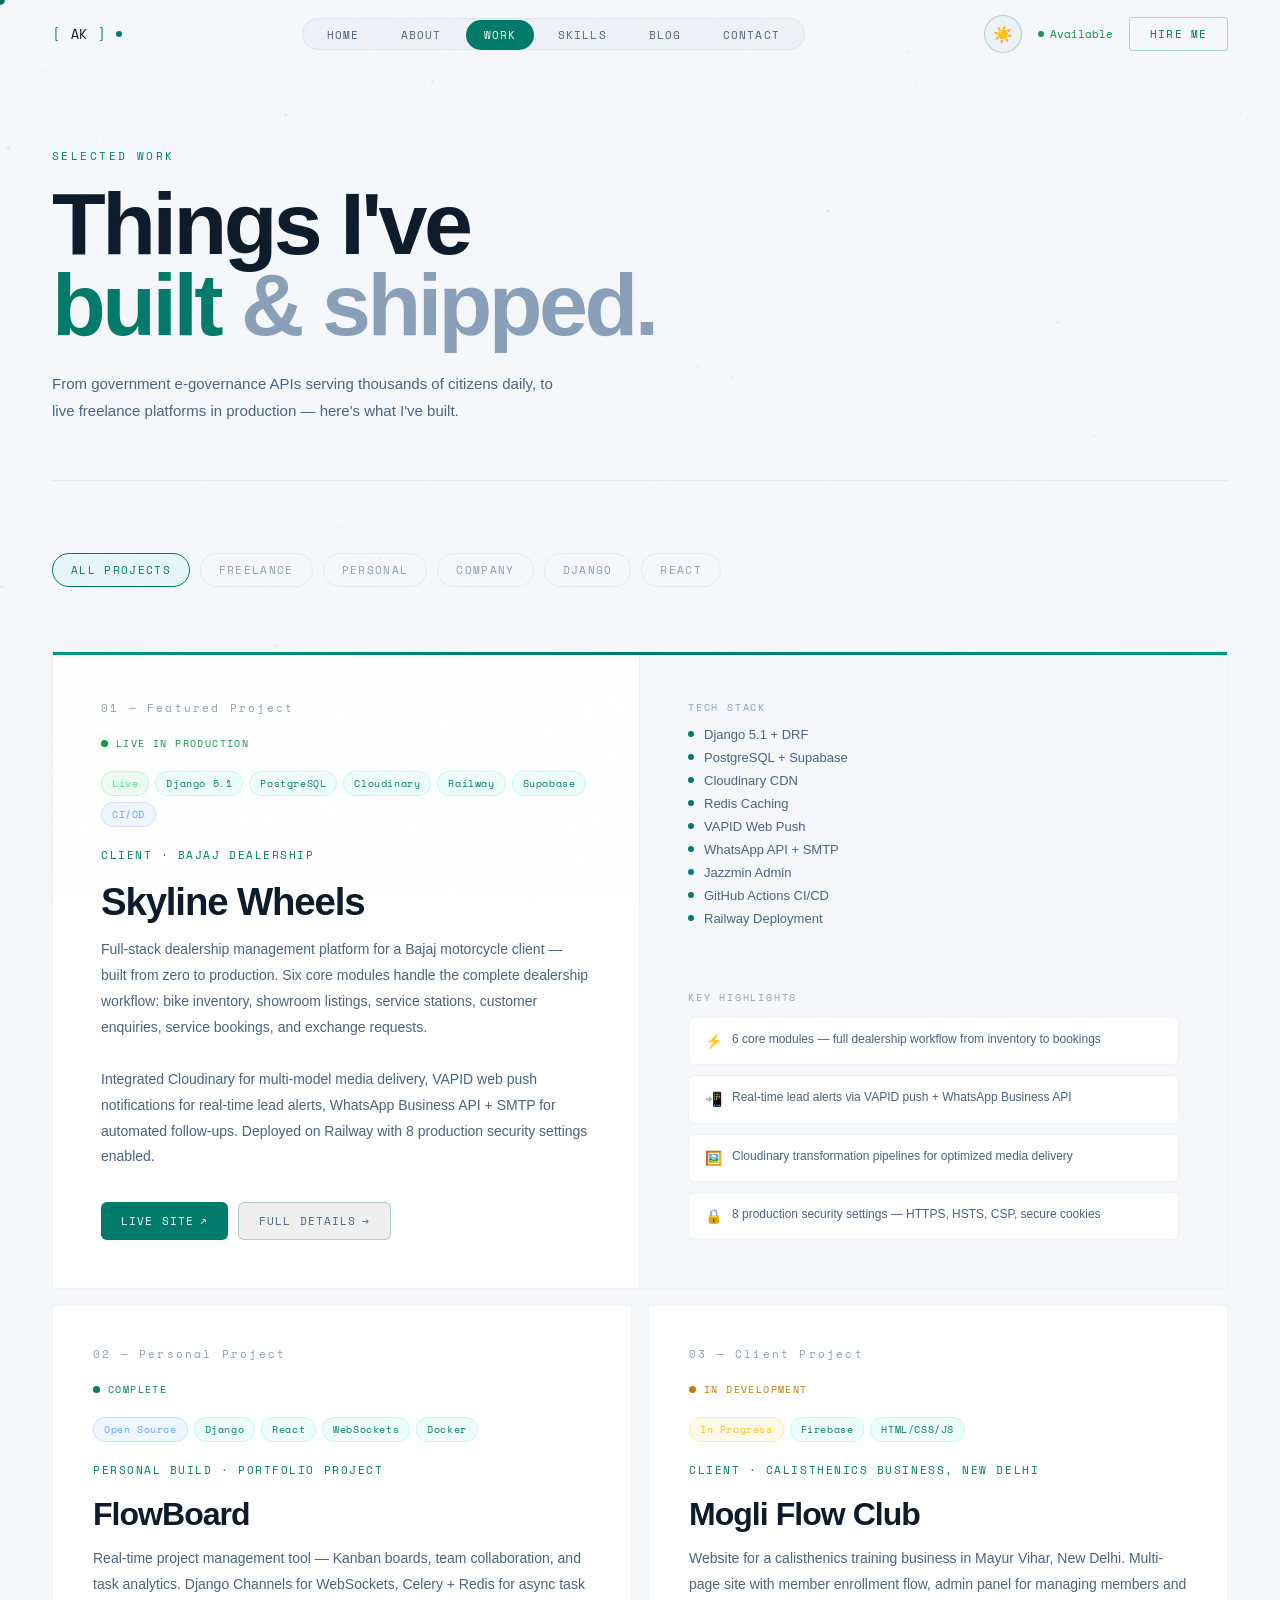
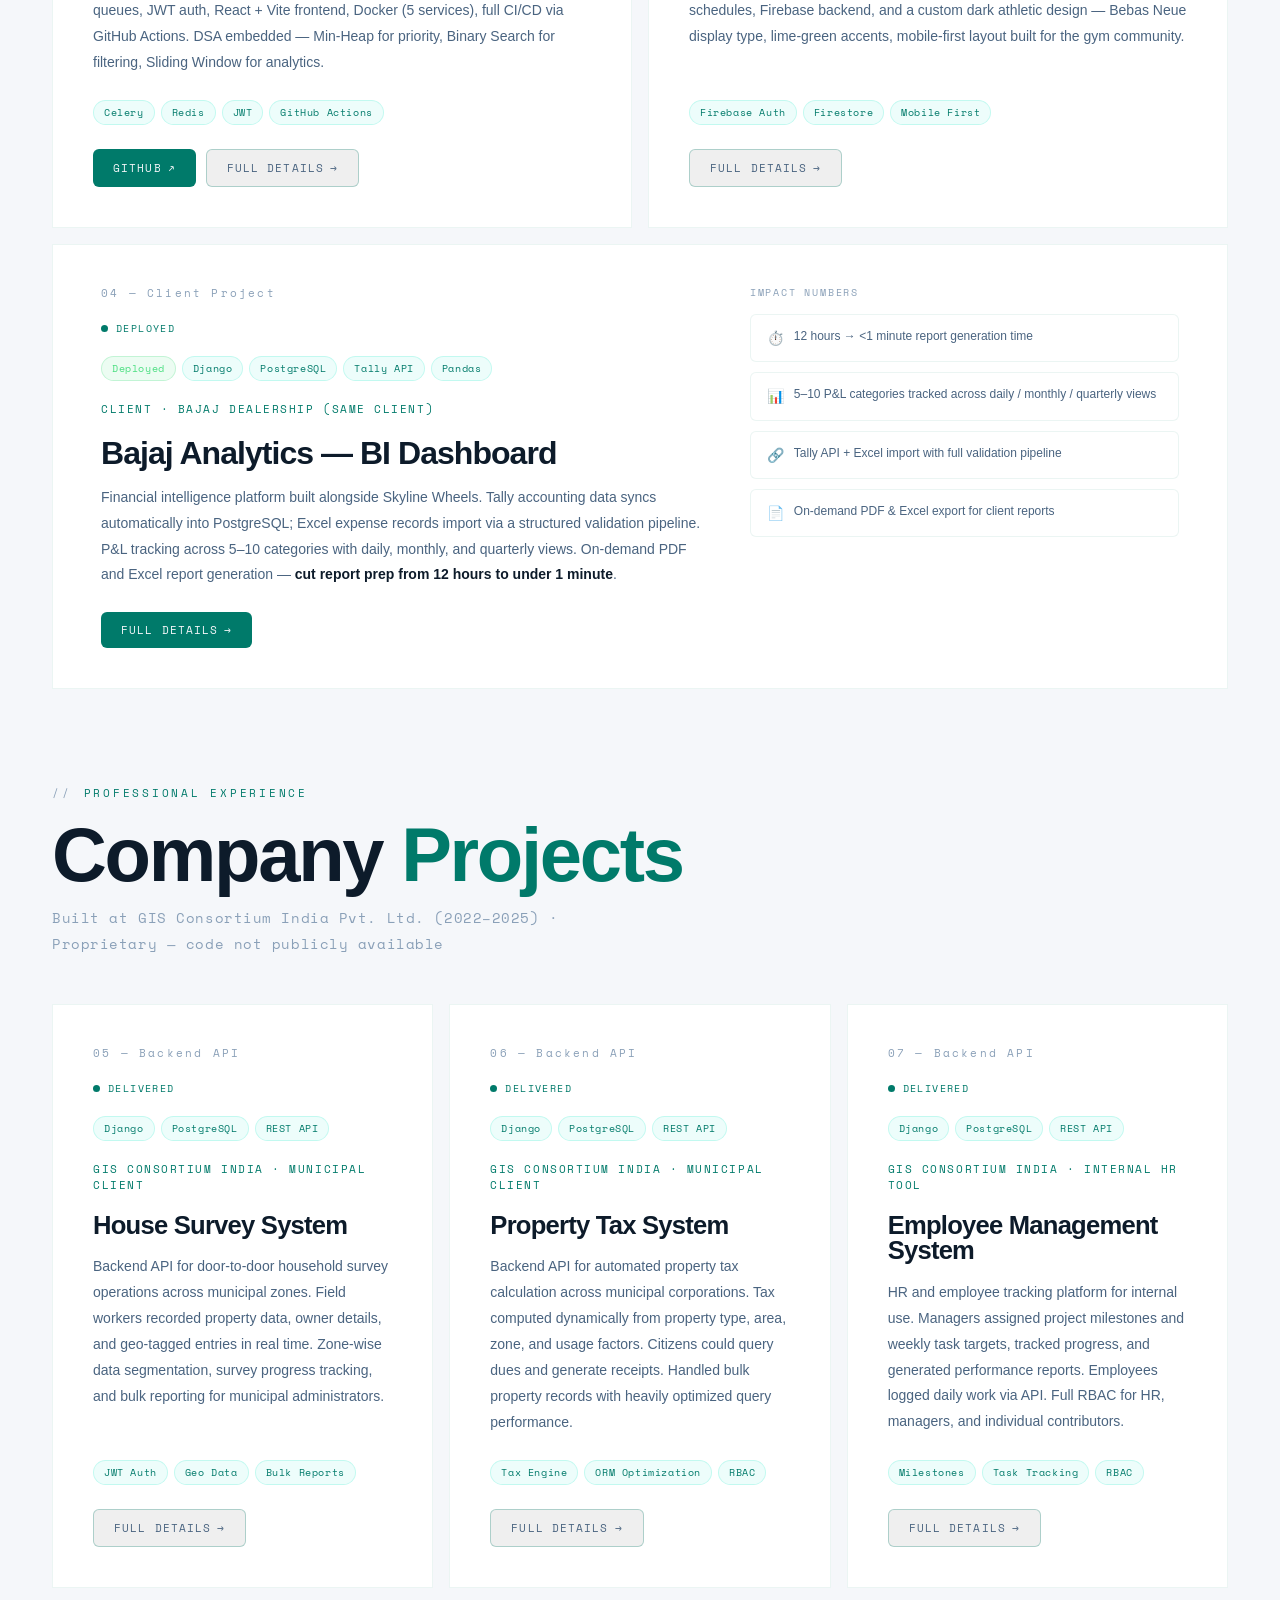
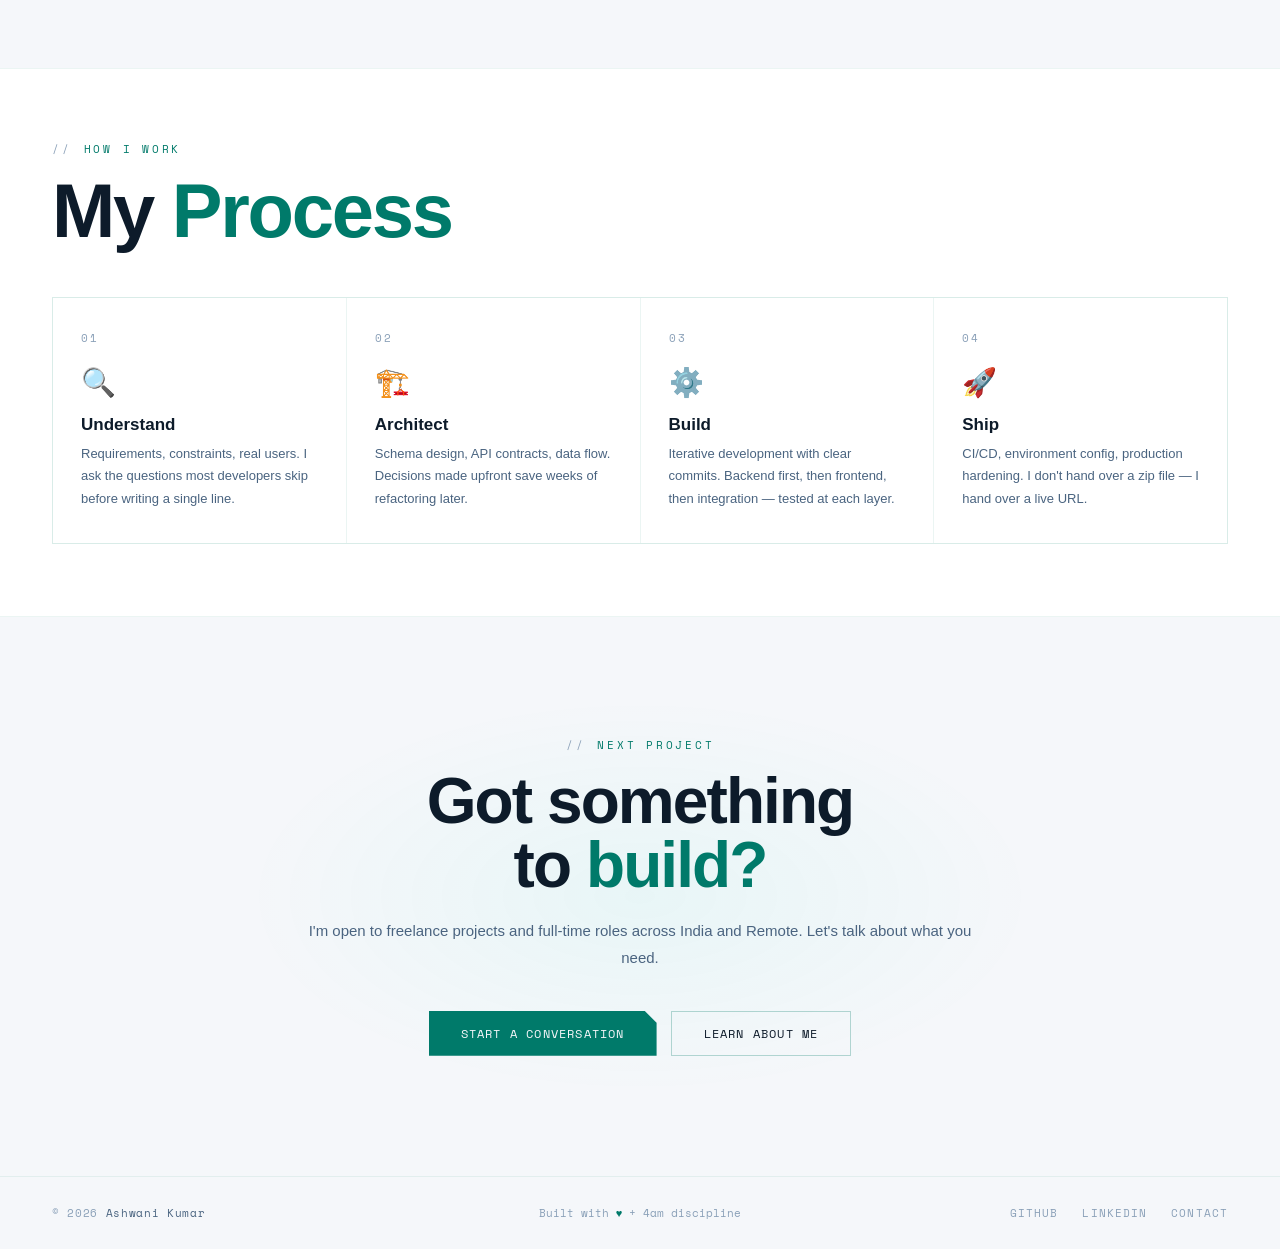
<file: frontend/work.html>
<!DOCTYPE html>
<html lang="en">
<head>
<meta charset="UTF-8">
<meta name="viewport" content="width=device-width,initial-scale=1.0">
<title>Work — Ashwani Kumar</title>
<meta name="description" content="Projects and case studies by Ashwani Kumar — Full-Stack Developer specializing in Django, FastAPI, and PostgreSQL.">
<link rel="stylesheet" href="style.css">
<style>
main { position:relative; z-index:1; padding-top:68px; }

/* ── PAGE HERO ── */
#work-hero {
  padding:80px 52px 72px;
  max-width:1300px; margin:0 auto;
  position:relative;
}
.work-hero-eyebrow {
  font-family:var(--font-mono); font-size:11px; color:var(--cyan);
  letter-spacing:.22em; text-transform:uppercase;
  margin-bottom:20px;
  opacity:0; animation:fadeUp .6s .1s forwards;
}
.work-hero-title {
  font-family:var(--font-head); font-size:clamp(52px,7vw,88px);
  font-weight:900; line-height:.92; letter-spacing:-.04em;
  margin-bottom:24px;
  opacity:0; animation:fadeUp .7s .2s forwards;
}
.work-hero-title .dim    { color:var(--text3); }
.work-hero-title .accent { color:var(--cyan); }
.work-hero-sub {
  font-size:15px; color:var(--text2); line-height:1.8;
  max-width:520px;
  opacity:0; animation:fadeUp .7s .35s forwards;
}
.work-hero-line {
  height:1px; background:var(--border3);
  margin-top:56px;
  opacity:0; animation:fadeUp .6s .5s forwards;
}

/* ── FILTER BAR ── */
.filter-bar {
  padding:0 52px;
  max-width:1300px; margin:0 auto 64px;
  display:flex; align-items:center; gap:10px; flex-wrap:wrap;
  opacity:0; animation:fadeUp .6s .55s forwards;
}
/* FIX — was cursor:none; corrected to pointer */
.filter-btn {
  font-family:var(--font-mono); font-size:11px; letter-spacing:.12em;
  text-transform:uppercase; padding:8px 18px;
  border:1px solid var(--border3); border-radius:100px;
  background:transparent; color:var(--text3);
  cursor:pointer; transition:all .2s;
}
.filter-btn:hover  { border-color:var(--border2); color:var(--text); }
.filter-btn.active { border-color:var(--cyan); color:var(--cyan); background:rgba(0,229,192,.06); }

/* ── PROJECTS ── */
#projects { padding:0 52px 80px; max-width:1300px; margin:0 auto; }

/* featured big card */
.project-featured {
  display:grid; grid-template-columns:1fr 1fr;
  border:1px solid var(--border3); margin-bottom:16px;
  position:relative; overflow:hidden;
  transition:border-color .3s;
  background:var(--c1);
}
.project-featured:hover { border-color:var(--border2); }
.project-featured::before {
  content:''; position:absolute; top:0; left:0; right:0; height:3px;
  background:linear-gradient(90deg, var(--cyan2), var(--cyan), var(--cyan2));
}
.pf-left {
  padding:48px;
  display:flex; flex-direction:column;
  border-right:1px solid var(--border3);
}
.pf-right {
  padding:48px;
  display:flex; flex-direction:column;
  justify-content:space-between;
  background:var(--c0);
}
.proj-index {
  font-family:var(--font-mono); font-size:11px; color:var(--text3);
  letter-spacing:.2em; margin-bottom:20px;
}
.proj-tags { display:flex; gap:6px; flex-wrap:wrap; margin-bottom:20px; }
.proj-title {
  font-family:var(--font-head); font-size:clamp(28px,3vw,42px);
  font-weight:900; line-height:1.0; letter-spacing:-.03em;
  margin-bottom:16px;
}
.proj-client {
  font-family:var(--font-mono); font-size:11px;
  color:var(--cyan); letter-spacing:.14em; text-transform:uppercase;
  margin-bottom:20px;
}
.proj-desc {
  font-size:14px; color:var(--text2); line-height:1.85;
  flex:1; margin-bottom:32px;
}
.proj-links { display:flex; gap:10px; flex-wrap:wrap; }
.proj-link {
  font-family:var(--font-mono); font-size:11px;
  letter-spacing:.1em; text-transform:uppercase;
  text-decoration:none; padding:10px 20px;
  border-radius:6px; transition:all .2s;
  display:inline-flex; align-items:center; gap:6px;
  cursor:pointer; border:none;
}
.proj-link.primary            { background:var(--cyan); color:var(--c0); }
.proj-link.primary:hover      { background:#fff; }
.proj-link.secondary          { border:1px solid var(--border2); color:var(--text2); }
.proj-link.secondary:hover    { border-color:var(--cyan); color:var(--cyan); }
/* external links get ↗ arrow; detail buttons get → */
.proj-link[target="_blank"]::after { content:'↗'; }
.proj-link.detail-btn::after       { content:'→'; }

/* right panel */
.pf-label {
  font-family:var(--font-mono); font-size:10px; color:var(--text3);
  letter-spacing:.18em; text-transform:uppercase; margin-bottom:12px;
}
.tech-stack-list { display:flex; flex-direction:column; gap:8px; margin-bottom:36px; }
.tech-row {
  display:flex; align-items:center; gap:10px;
  font-size:13px; color:var(--text2);
}
.tech-row .dot { width:6px; height:6px; border-radius:50%; background:var(--cyan); flex-shrink:0; }
.highlights { display:flex; flex-direction:column; gap:10px; }
.highlight-item {
  background:var(--c1); border:1px solid var(--border3);
  padding:12px 16px; border-radius:6px;
  font-size:12px; color:var(--text2); line-height:1.6;
  display:flex; gap:10px; align-items:flex-start;
}
.highlight-item .hi { color:var(--cyan); font-size:14px; flex-shrink:0; }

/* medium cards grid */
.projects-grid {
  display:grid; grid-template-columns:1fr 1fr; gap:16px;
  margin-bottom:16px;
}
.project-card {
  background:var(--c1); border:1px solid var(--border3);
  padding:40px; position:relative; overflow:hidden;
  transition:border-color .3s, transform .3s var(--ease);
  display:flex; flex-direction:column;
}
.project-card::before {
  content:''; position:absolute; top:0; left:0; right:0; height:2px;
  background:linear-gradient(90deg, transparent, var(--cyan), transparent);
  transform:scaleX(0); transform-origin:left;
  transition:transform .5s var(--ease);
}
.project-card:hover::before { transform:scaleX(1); }
.project-card:hover { border-color:var(--border2); transform:translateY(-3px); }
.project-card .proj-desc  { margin-bottom:24px; }
.project-card .proj-links { margin-top:auto; }

/* status strip */
.status-strip { display:flex; align-items:center; gap:8px; margin-bottom:20px; }
.status-dot   { width:7px; height:7px; border-radius:50%; }
.status-dot.live { background:var(--green); box-shadow:0 0 8px rgba(74,222,128,.5); }
.status-dot.wip  { background:var(--amber); }
.status-dot.done { background:var(--cyan); }
.status-text      { font-family:var(--font-mono); font-size:10px; letter-spacing:.14em; text-transform:uppercase; }
.status-text.live { color:var(--green); }
.status-text.wip  { color:var(--amber); }
.status-text.done { color:var(--cyan); }

/* pill colour variants */
.pill.green { background:rgba(74,222,128,.1); color:#4ade80; border-color:rgba(74,222,128,.25); }
.pill.amber { background:rgba(251,191,36,.1);  color:#fbbf24; border-color:rgba(251,191,36,.25); }
.pill.blue  { background:rgba(96,165,250,.1);  color:#60a5fa; border-color:rgba(96,165,250,.25); }
.pill.red   { background:rgba(248,113,113,.1); color:#f87171; border-color:rgba(248,113,113,.25); }

/* secondary tag row inside project cards */
.proj-tags-secondary { display:flex; gap:6px; flex-wrap:wrap; margin-bottom:24px; }

/* ── PROFESSIONAL SECTION ── */
#professional {
  padding:0 52px 80px;
  max-width:1300px; margin:0 auto;
}
.professional-grid {
  display:grid; grid-template-columns:repeat(3,1fr); gap:16px;
}
.professional-note {
  font-size:14px; color:var(--text3); line-height:1.8;
  max-width:600px; margin:12px 0 48px;
  font-family:var(--font-mono); letter-spacing:.04em;
}

/* ── PROCESS STRIP ── */
#process {
  border-top:1px solid var(--border3);
  border-bottom:1px solid var(--border3);
  background:var(--c1); padding:72px 52px;
}
.process-inner { max-width:1300px; margin:0 auto; }
.process-steps {
  display:grid; grid-template-columns:repeat(4,1fr);
  gap:1px; background:var(--border3);
  border:1px solid var(--border3);
  margin-top:48px;
}
.process-step { background:var(--c1); padding:32px 28px; transition:background .3s; }
.process-step:hover { background:var(--c0); }
.ps-num   { font-family:var(--font-mono); font-size:11px; color:var(--text3); letter-spacing:.2em; margin-bottom:20px; }
.ps-icon  { font-size:28px; margin-bottom:16px; }
.ps-title { font-family:var(--font-head); font-size:17px; font-weight:700; margin-bottom:8px; }
.ps-desc  { font-size:13px; color:var(--text2); line-height:1.75; }

/* ── CTA ── */
#work-cta { padding:120px 52px; text-align:center; position:relative; overflow:hidden; }
.cta-glow {
  position:absolute; top:50%; left:50%;
  transform:translate(-50%,-50%);
  width:800px; height:400px;
  background:radial-gradient(ellipse, rgba(0,229,192,.05) 0%, transparent 70%);
  pointer-events:none;
}
.work-cta-inner { position:relative; max-width:680px; margin:0 auto; }
.work-cta-title {
  font-family:var(--font-head); font-size:clamp(36px,5vw,64px);
  font-weight:900; letter-spacing:-.03em; line-height:1.0;
  margin-bottom:20px;
}
.work-cta-title span { color:var(--cyan); }
.work-cta-sub { font-size:15px; color:var(--text2); line-height:1.8; margin-bottom:40px; }
.cta-actions { display:flex; justify-content:center; gap:14px; flex-wrap:wrap; }

/* ════════════════════════════════════════════════
   PROJECT DETAIL MODAL
   ════════════════════════════════════════════════ */
.modal-overlay {
  position:fixed; inset:0; z-index:9000;
  background:rgba(0,0,0,.75);
  backdrop-filter:blur(6px);
  opacity:0; pointer-events:none;
  transition:opacity .3s ease;
  display:flex; align-items:flex-start; justify-content:flex-end;
}
.modal-overlay.open {
  opacity:1; pointer-events:all;
}
/* Drawer slides in from right */
.modal-drawer {
  width:min(760px, 92vw);
  height:100vh;
  overflow-y:auto;
  background:var(--c1);
  border-left:1px solid var(--border2);
  transform:translateX(100%);
  transition:transform .4s cubic-bezier(.16,1,.3,1);
  position:relative;
}
.modal-overlay.open .modal-drawer {
  transform:translateX(0);
}

/* drawer scrollbar */
.modal-drawer::-webkit-scrollbar { width:4px; }
.modal-drawer::-webkit-scrollbar-track { background:transparent; }
.modal-drawer::-webkit-scrollbar-thumb { background:var(--border2); border-radius:2px; }

/* drawer header */
.modal-header {
  position:sticky; top:0; z-index:10;
  background:var(--c1);
  border-bottom:1px solid var(--border3);
  padding:20px 32px;
  display:flex; align-items:center; justify-content:space-between;
}
.modal-header-left { display:flex; align-items:center; gap:14px; }
.modal-close {
  width:36px; height:36px; border-radius:50%;
  background:var(--c0); border:1px solid var(--border3);
  color:var(--text2); font-size:18px;
  display:flex; align-items:center; justify-content:center;
  cursor:pointer; transition:all .2s; flex-shrink:0;
  line-height:1;
}
.modal-close:hover { border-color:var(--cyan); color:var(--cyan); background:rgba(0,229,192,.06); }

/* drawer body sections */
.modal-body { padding:40px 32px 60px; }

.modal-project-index {
  font-family:var(--font-mono); font-size:10px; color:var(--text3);
  letter-spacing:.2em; text-transform:uppercase; margin-bottom:8px;
}
.modal-project-title {
  font-family:var(--font-head); font-size:clamp(28px,4vw,44px);
  font-weight:900; letter-spacing:-.03em; line-height:1.0;
  margin-bottom:8px;
}
.modal-project-client {
  font-family:var(--font-mono); font-size:11px;
  color:var(--cyan); letter-spacing:.14em; text-transform:uppercase;
  margin-bottom:20px;
}
.modal-tags { display:flex; gap:6px; flex-wrap:wrap; margin-bottom:32px; }

.modal-divider { height:1px; background:var(--border3); margin:28px 0; }

/* section label */
.modal-section-label {
  font-family:var(--font-mono); font-size:10px; color:var(--text3);
  letter-spacing:.2em; text-transform:uppercase;
  margin-bottom:14px;
}
.modal-section-title {
  font-family:var(--font-head); font-size:18px; font-weight:800;
  margin-bottom:12px;
}

/* overview text */
.modal-overview {
  font-size:14px; color:var(--text2); line-height:1.9;
  margin-bottom:0;
}

/* stats row */
.modal-stats {
  display:grid; grid-template-columns:repeat(3,1fr);
  gap:1px; background:var(--border3);
  border:1px solid var(--border3);
  border-radius:6px; overflow:hidden;
  margin-bottom:0;
}
.modal-stat {
  background:var(--c0); padding:20px 16px; text-align:center;
}
.modal-stat-n {
  font-family:var(--font-head); font-size:26px; font-weight:900;
  color:var(--cyan); line-height:1; margin-bottom:4px;
}
.modal-stat-l {
  font-family:var(--font-mono); font-size:9px;
  color:var(--text3); letter-spacing:.1em; text-transform:uppercase;
}

/* feature list */
.modal-features { display:flex; flex-direction:column; gap:10px; }
.modal-feature {
  background:var(--c0); border:1px solid var(--border3);
  border-radius:6px; padding:16px 20px;
  display:flex; gap:14px; align-items:flex-start;
  transition:border-color .2s;
}
.modal-feature:hover { border-color:var(--border2); }
.modal-feature-icon { font-size:18px; flex-shrink:0; margin-top:1px; }
.modal-feature-body {}
.modal-feature-title {
  font-family:var(--font-head); font-size:14px; font-weight:700;
  margin-bottom:4px;
}
.modal-feature-desc { font-size:13px; color:var(--text2); line-height:1.7; }

/* tech grid */
.modal-tech-grid {
  display:grid; grid-template-columns:repeat(2,1fr); gap:8px;
}
.modal-tech-item {
  background:var(--c0); border:1px solid var(--border3);
  border-radius:6px; padding:12px 16px;
  display:flex; align-items:center; gap:10px;
}
.modal-tech-dot { width:6px; height:6px; border-radius:50%; background:var(--cyan); flex-shrink:0; }
.modal-tech-name { font-size:13px; color:var(--text2); }
.modal-tech-role { font-family:var(--font-mono); font-size:10px; color:var(--text3); margin-left:auto; letter-spacing:.06em; }

/* challenges */
.modal-challenges { display:flex; flex-direction:column; gap:12px; }
.modal-challenge {
  border-left:2px solid var(--border3);
  padding:0 0 0 16px;
  transition:border-color .2s;
}
.modal-challenge:hover { border-color:var(--cyan); }
.modal-challenge-q { font-size:13px; font-weight:600; color:var(--text); margin-bottom:6px; }
.modal-challenge-a { font-size:13px; color:var(--text2); line-height:1.75; }

/* drawer footer CTA */
.modal-footer {
  padding:28px 32px;
  border-top:1px solid var(--border3);
  display:flex; gap:12px; flex-wrap:wrap;
  background:var(--c0);
}

/* ── RESPONSIVE ── */
@media(max-width:1100px) {
  .project-featured { grid-template-columns:1fr; }
  .pf-left  { border-right:none; border-bottom:1px solid var(--border3); }
  .process-steps { grid-template-columns:1fr 1fr; }
}
@media(max-width:768px) {
  #work-hero, #projects, #process, #work-cta, #professional { padding-left:20px; padding-right:20px; }
  .filter-bar { padding-left:20px; padding-right:20px; }
  .projects-grid { grid-template-columns:1fr; }
  .pf-left, .pf-right { padding:28px; }
  .process-steps { grid-template-columns:1fr; }
  .professional-grid { grid-template-columns:1fr; }
  .modal-stats { grid-template-columns:1fr 1fr; }
  .modal-tech-grid { grid-template-columns:1fr; }
}

/* reduced motion */
@media(prefers-reduced-motion:reduce) {
  *, *::before, *::after {
    animation-duration:.01ms !important;
    animation-iteration-count:1 !important;
    transition-duration:.01ms !important;
  }
}
@keyframes fadeUp { from{opacity:0;transform:translateY(18px)} to{opacity:1;transform:none} }
</style>
</head>
<body>

<div id="cursor"></div>
<div id="cursor-ring"></div>
<div id="scroll-progress"></div>
<!-- hidden by default to prevent CLS -->
<div id="page-transition" style="display:none;"></div>
<div id="pt-label" style="display:none;"></div>
<canvas id="bg-canvas"></canvas>

<!-- NAV -->
<nav id="nav">
  <a href="index.html" class="nav-logo">
    <span class="logo-bracket">[</span>AK<span class="logo-bracket">]</span>
    <div class="logo-dot"></div>
  </a>
  <ul class="nav-center">
    <li><a href="index.html">Home</a></li>
    <li><a href="about.html">About</a></li>
    <li><a href="work.html" class="active">Work</a></li>
    <li><a href="skills.html">Skills</a></li>
    <li><a href="blog.html">Blog</a></li>
    <li><a href="contact.html">Contact</a></li>
  </ul>
  <div class="nav-right">
    <span class="nav-avail">Available</span>
    <a href="contact.html" class="nav-hire">Hire Me</a>
  </div>
  <button class="nav-hamburger" id="hamburger" aria-label="Menu">
    <span></span><span></span><span></span>
  </button>
</nav>
<div id="mobile-menu">
  <a href="index.html">Home</a>
  <a href="about.html">About</a>
  <a href="work.html">Work</a>
  <a href="skills.html">Skills</a>
  <a href="blog.html">Blog</a>
  <a href="contact.html">Contact</a>
</div>

<!-- ══ PROJECT DETAIL MODAL ══════════════════════════════════════════════ -->
<div class="modal-overlay" id="modal-overlay" role="dialog" aria-modal="true" aria-labelledby="modal-title">
  <div class="modal-drawer" id="modal-drawer">
    <div class="modal-header">
      <div class="modal-header-left">
        <div class="status-strip" id="modal-status-strip" style="margin:0;"></div>
      </div>
      <button class="modal-close" id="modal-close" aria-label="Close project detail">✕</button>
    </div>
    <div class="modal-body" id="modal-body">
      <!-- JS-injected content -->
    </div>
    <div class="modal-footer" id="modal-footer">
      <!-- JS-injected links -->
    </div>
  </div>
</div>

<main>

<!-- PAGE HERO -->
<section id="work-hero">
  <div class="work-hero-eyebrow">Selected Work</div>
  <h1 class="work-hero-title">
    Things I've<br>
    <span class="accent">built</span> <span class="dim">&amp; shipped.</span>
  </h1>
  <p class="work-hero-sub">
    From government e-governance APIs serving thousands of citizens daily, to
    live freelance platforms in production — here's what I've built.
  </p>
  <div class="work-hero-line"></div>
</section>

<!-- FILTER BAR -->
<div class="filter-bar">
  <button class="filter-btn active" data-filter="all">All Projects</button>
  <button class="filter-btn" data-filter="freelance">Freelance</button>
  <button class="filter-btn" data-filter="personal">Personal</button>
  <button class="filter-btn" data-filter="company">Company</button>
  <button class="filter-btn" data-filter="django">Django</button>
  <button class="filter-btn" data-filter="react">React</button>
</div>

<!-- PROJECTS -->
<div id="projects">

  <!-- 01 — SKYLINE WHEELS (featured) -->
  <div class="project-featured reveal" data-tags="freelance django">
    <div class="pf-left">
      <div class="proj-index">01 — Featured Project</div>
      <div class="status-strip">
        <span class="status-dot live"></span>
        <span class="status-text live">Live in Production</span>
      </div>
      <div class="proj-tags">
        <span class="pill green">Live</span>
        <span class="pill">Django 5.1</span>
        <span class="pill">PostgreSQL</span>
        <span class="pill">Cloudinary</span>
        <span class="pill">Railway</span>
        <span class="pill">Supabase</span>
        <span class="pill blue">CI/CD</span>
      </div>
      <div class="proj-client">Client · Bajaj Dealership</div>
      <div class="proj-title">Skyline Wheels</div>
      <p class="proj-desc">
        Full-stack dealership management platform for a Bajaj motorcycle client —
        built from zero to production. Six core modules handle the complete
        dealership workflow: bike inventory, showroom listings, service stations,
        customer enquiries, service bookings, and exchange requests.
        <br><br>
        Integrated Cloudinary for multi-model media delivery, VAPID web push
        notifications for real-time lead alerts, WhatsApp Business API + SMTP
        for automated follow-ups. Deployed on Railway with 8 production security
        settings enabled.
      </p>
      <div class="proj-links">
        <a href="https://www.skylinewheels.in" class="proj-link primary" target="_blank" rel="noopener">Live Site</a>
        <button class="proj-link secondary detail-btn" data-project="skyline">Full Details</button>
      </div>
    </div>
    <div class="pf-right">
      <div>
        <div class="pf-label">Tech Stack</div>
        <div class="tech-stack-list">
          <div class="tech-row"><span class="dot"></span>Django 5.1 + DRF</div>
          <div class="tech-row"><span class="dot"></span>PostgreSQL + Supabase</div>
          <div class="tech-row"><span class="dot"></span>Cloudinary CDN</div>
          <div class="tech-row"><span class="dot"></span>Redis Caching</div>
          <div class="tech-row"><span class="dot"></span>VAPID Web Push</div>
          <div class="tech-row"><span class="dot"></span>WhatsApp API + SMTP</div>
          <div class="tech-row"><span class="dot"></span>Jazzmin Admin</div>
          <div class="tech-row"><span class="dot"></span>GitHub Actions CI/CD</div>
          <div class="tech-row"><span class="dot"></span>Railway Deployment</div>
        </div>
      </div>
      <div>
        <div class="pf-label">Key Highlights</div>
        <div class="highlights">
          <div class="highlight-item"><span class="hi" aria-hidden="true">⚡</span><span>6 core modules — full dealership workflow from inventory to bookings</span></div>
          <div class="highlight-item"><span class="hi" aria-hidden="true">📲</span><span>Real-time lead alerts via VAPID push + WhatsApp Business API</span></div>
          <div class="highlight-item"><span class="hi" aria-hidden="true">🖼️</span><span>Cloudinary transformation pipelines for optimized media delivery</span></div>
          <div class="highlight-item"><span class="hi" aria-hidden="true">🔒</span><span>8 production security settings — HTTPS, HSTS, CSP, secure cookies</span></div>
        </div>
      </div>
    </div>
  </div>

  <!-- 02 & 03 — GRID -->
  <div class="projects-grid">

    <!-- FLOWBOARD -->
    <div class="project-card reveal" data-delay="80" data-tags="personal django react">
      <div class="proj-index">02 — Personal Project</div>
      <div class="status-strip">
        <span class="status-dot done"></span>
        <span class="status-text done">Complete</span>
      </div>
      <div class="proj-tags">
        <span class="pill blue">Open Source</span>
        <span class="pill">Django</span>
        <span class="pill">React</span>
        <span class="pill">WebSockets</span>
        <span class="pill">Docker</span>
      </div>
      <div class="proj-client">Personal Build · Portfolio Project</div>
      <div class="proj-title" style="font-size:clamp(22px,2.5vw,32px)">FlowBoard</div>
      <p class="proj-desc">
        Real-time project management tool — Kanban boards, team collaboration,
        and task analytics. Django Channels for WebSockets, Celery + Redis for
        async task queues, JWT auth, React + Vite frontend, Docker (5 services),
        full CI/CD via GitHub Actions. DSA embedded — Min-Heap for priority,
        Binary Search for filtering, Sliding Window for analytics.
      </p>
      <div class="proj-tags-secondary">
        <span class="pill">Celery</span>
        <span class="pill">Redis</span>
        <span class="pill">JWT</span>
        <span class="pill">GitHub Actions</span>
      </div>
      <div class="proj-links">
        <a href="https://github.com/Ashwani1611/flowboard" class="proj-link primary" target="_blank" rel="noopener">GitHub</a>
        <button class="proj-link secondary detail-btn" data-project="flowboard">Full Details</button>
      </div>
    </div>

    <!-- MOGLI FLOW CLUB -->
    <div class="project-card reveal" data-delay="160" data-tags="freelance">
      <div class="proj-index">03 — Client Project</div>
      <div class="status-strip">
        <span class="status-dot wip"></span>
        <span class="status-text wip">In Development</span>
      </div>
      <div class="proj-tags">
        <span class="pill amber">In Progress</span>
        <span class="pill">Firebase</span>
        <span class="pill">HTML/CSS/JS</span>
      </div>
      <div class="proj-client">Client · Calisthenics Business, New Delhi</div>
      <div class="proj-title" style="font-size:clamp(22px,2.5vw,32px)">Mogli Flow Club</div>
      <p class="proj-desc">
        Website for a calisthenics training business in Mayur Vihar, New Delhi.
        Multi-page site with member enrollment flow, admin panel for managing
        members and schedules, Firebase backend, and a custom dark athletic
        design — Bebas Neue display type, lime-green accents, mobile-first
        layout built for the gym community.
      </p>
      <div class="proj-tags-secondary">
        <span class="pill">Firebase Auth</span>
        <span class="pill">Firestore</span>
        <span class="pill">Mobile First</span>
      </div>
      <div class="proj-links">
        <button class="proj-link secondary detail-btn" data-project="mogli">Full Details</button>
      </div>
    </div>

  </div>

  <!-- 04 — BAJAJ ANALYTICS (full width card) -->
  <div class="project-card reveal" data-delay="80" data-tags="freelance django" style="margin-bottom:16px; padding:40px 48px; flex-direction:row; gap:48px; align-items:flex-start;">
    <div style="flex:1.4; min-width:0;">
      <div class="proj-index">04 — Client Project</div>
      <div class="status-strip">
        <span class="status-dot done"></span>
        <span class="status-text done">Deployed</span>
      </div>
      <div class="proj-tags">
        <span class="pill green">Deployed</span>
        <span class="pill">Django</span>
        <span class="pill">PostgreSQL</span>
        <span class="pill">Tally API</span>
        <span class="pill">Pandas</span>
      </div>
      <div class="proj-client">Client · Bajaj Dealership (Same Client)</div>
      <div class="proj-title" style="font-size:clamp(22px,2.5vw,34px)">Bajaj Analytics — BI Dashboard</div>
      <p class="proj-desc" style="margin-bottom:24px;">
        Financial intelligence platform built alongside Skyline Wheels. Tally
        accounting data syncs automatically into PostgreSQL; Excel expense records
        import via a structured validation pipeline. P&L tracking across 5–10
        categories with daily, monthly, and quarterly views. On-demand PDF and
        Excel report generation — <strong style="color:var(--text)">cut report prep from 12 hours to under 1 minute</strong>.
      </p>
      <div class="proj-links">
        <button class="proj-link primary detail-btn" data-project="bajaj-analytics">Full Details</button>
      </div>
    </div>
    <div style="flex:1; min-width:0; display:flex; flex-direction:column; gap:10px;">
      <div class="pf-label" style="margin-bottom:4px;">Impact Numbers</div>
      <div class="highlight-item"><span class="hi" aria-hidden="true">⏱️</span><span>12 hours → &lt;1 minute report generation time</span></div>
      <div class="highlight-item"><span class="hi" aria-hidden="true">📊</span><span>5–10 P&L categories tracked across daily / monthly / quarterly views</span></div>
      <div class="highlight-item"><span class="hi" aria-hidden="true">🔗</span><span>Tally API + Excel import with full validation pipeline</span></div>
      <div class="highlight-item"><span class="hi" aria-hidden="true">📄</span><span>On-demand PDF &amp; Excel export for client reports</span></div>
    </div>
  </div>

</div>

<!-- PROFESSIONAL WORK -->
<section id="professional">
  <div class="section-tag reveal">Professional Experience</div>
  <h2 class="big-title reveal" data-delay="80">Company <span class="c">Projects</span></h2>
  <p class="professional-note reveal" data-delay="120">
    Built at GIS Consortium India Pvt. Ltd. (2022–2025) · Proprietary — code not publicly available
  </p>
  <div class="professional-grid">

    <!-- SURVEY SYSTEM -->
    <div class="project-card reveal" data-delay="0" data-tags="company">
      <div class="proj-index">05 — Backend API</div>
      <div class="status-strip">
        <span class="status-dot done"></span>
        <span class="status-text done">Delivered</span>
      </div>
      <div class="proj-tags">
        <span class="pill">Django</span>
        <span class="pill">PostgreSQL</span>
        <span class="pill">REST API</span>
      </div>
      <div class="proj-client">GIS Consortium India · Municipal Client</div>
      <div class="proj-title" style="font-size:clamp(18px,2vw,26px)">House Survey System</div>
      <p class="proj-desc">
        Backend API for door-to-door household survey operations across municipal
        zones. Field workers recorded property data, owner details, and geo-tagged
        entries in real time. Zone-wise data segmentation, survey progress tracking,
        and bulk reporting for municipal administrators.
      </p>
      <div class="proj-tags-secondary">
        <span class="pill">JWT Auth</span>
        <span class="pill">Geo Data</span>
        <span class="pill">Bulk Reports</span>
      </div>
      <div class="proj-links" style="margin-top:auto;">
        <button class="proj-link secondary detail-btn" data-project="survey">Full Details</button>
      </div>
    </div>

    <!-- PROPERTY TAX -->
    <div class="project-card reveal" data-delay="100" data-tags="company">
      <div class="proj-index">06 — Backend API</div>
      <div class="status-strip">
        <span class="status-dot done"></span>
        <span class="status-text done">Delivered</span>
      </div>
      <div class="proj-tags">
        <span class="pill">Django</span>
        <span class="pill">PostgreSQL</span>
        <span class="pill">REST API</span>
      </div>
      <div class="proj-client">GIS Consortium India · Municipal Client</div>
      <div class="proj-title" style="font-size:clamp(18px,2vw,26px)">Property Tax System</div>
      <p class="proj-desc">
        Backend API for automated property tax calculation across municipal
        corporations. Tax computed dynamically from property type, area, zone,
        and usage factors. Citizens could query dues and generate receipts.
        Handled bulk property records with heavily optimized query performance.
      </p>
      <div class="proj-tags-secondary">
        <span class="pill">Tax Engine</span>
        <span class="pill">ORM Optimization</span>
        <span class="pill">RBAC</span>
      </div>
      <div class="proj-links" style="margin-top:auto;">
        <button class="proj-link secondary detail-btn" data-project="propertytax">Full Details</button>
      </div>
    </div>

    <!-- EMPLOYEE MANAGEMENT -->
    <div class="project-card reveal" data-delay="200" data-tags="company">
      <div class="proj-index">07 — Backend API</div>
      <div class="status-strip">
        <span class="status-dot done"></span>
        <span class="status-text done">Delivered</span>
      </div>
      <div class="proj-tags">
        <span class="pill">Django</span>
        <span class="pill">PostgreSQL</span>
        <span class="pill">REST API</span>
      </div>
      <div class="proj-client">GIS Consortium India · Internal HR Tool</div>
      <div class="proj-title" style="font-size:clamp(18px,2vw,26px)">Employee Management System</div>
      <p class="proj-desc">
        HR and employee tracking platform for internal use. Managers assigned
        project milestones and weekly task targets, tracked progress, and
        generated performance reports. Employees logged daily work via API.
        Full RBAC for HR, managers, and individual contributors.
      </p>
      <div class="proj-tags-secondary">
        <span class="pill">Milestones</span>
        <span class="pill">Task Tracking</span>
        <span class="pill">RBAC</span>
      </div>
      <div class="proj-links" style="margin-top:auto;">
        <button class="proj-link secondary detail-btn" data-project="employee">Full Details</button>
      </div>
    </div>

  </div>
</section>

<!-- PROCESS -->
<section id="process">
  <div class="process-inner">
    <div class="section-tag reveal">How I Work</div>
    <h2 class="big-title reveal" data-delay="80">My <span class="c">Process</span></h2>
    <div class="process-steps">
      <div class="process-step reveal">
        <div class="ps-num">01</div>
        <div class="ps-icon" aria-hidden="true">🔍</div>
        <div class="ps-title">Understand</div>
        <p class="ps-desc">Requirements, constraints, real users. I ask the questions most developers skip before writing a single line.</p>
      </div>
      <div class="process-step reveal" data-delay="80">
        <div class="ps-num">02</div>
        <div class="ps-icon" aria-hidden="true">🏗️</div>
        <div class="ps-title">Architect</div>
        <p class="ps-desc">Schema design, API contracts, data flow. Decisions made upfront save weeks of refactoring later.</p>
      </div>
      <div class="process-step reveal" data-delay="160">
        <div class="ps-num">03</div>
        <div class="ps-icon" aria-hidden="true">⚙️</div>
        <div class="ps-title">Build</div>
        <p class="ps-desc">Iterative development with clear commits. Backend first, then frontend, then integration — tested at each layer.</p>
      </div>
      <div class="process-step reveal" data-delay="240">
        <div class="ps-num">04</div>
        <div class="ps-icon" aria-hidden="true">🚀</div>
        <div class="ps-title">Ship</div>
        <p class="ps-desc">CI/CD, environment config, production hardening. I don't hand over a zip file — I hand over a live URL.</p>
      </div>
    </div>
  </div>
</section>

<!-- CTA -->
<section id="work-cta">
  <div class="cta-glow"></div>
  <div class="work-cta-inner">
    <div class="section-tag reveal" style="justify-content:center">Next Project</div>
    <h2 class="work-cta-title reveal" data-delay="80">
      Got something<br>to <span>build?</span>
    </h2>
    <p class="work-cta-sub reveal" data-delay="120">
      I'm open to freelance projects and full-time roles across India and Remote.
      Let's talk about what you need.
    </p>
    <div class="cta-actions reveal" data-delay="160">
      <a href="contact.html" class="btn btn-fill" data-magnetic>Start a Conversation</a>
      <a href="about.html"   class="btn btn-outline" data-magnetic>Learn About Me</a>
    </div>
  </div>
</section>

</main>

<footer>
  <div class="footer-left">© 2026 <span>Ashwani Kumar</span></div>
  <div class="footer-center">Built with <span>♥</span> + 4am discipline</div>
  <div class="footer-right">
    <a href="https://github.com/Ashwani1611" target="_blank" rel="noopener">GitHub</a>
    <a href="https://linkedin.com/in/ashwani-kumar-52b453139/" target="_blank" rel="noopener">LinkedIn</a>
    <a href="contact.html">Contact</a>
  </div>
</footer>

<script src="main.js"></script>
<script>
/* ════════════════════════════════════════════════
   PROJECT DATA
   Each key matches data-project="..." on buttons
   ════════════════════════════════════════════════ */
const PROJECTS = {

  skyline: {
    index:  '01 — Featured / Freelance',
    title:  'Skyline Wheels',
    client: 'Client · Bajaj Dealership, Delhi NCR',
    status: { cls: 'live', label: 'Live in Production' },
    tags:   ['Live','Django 5.1','PostgreSQL','Redis','Cloudinary','Railway','Supabase','CI/CD'],
    overview: `Skyline Wheels is a complete dealership management platform built for a Bajaj motorcycle client — taken from zero requirements to a live, production URL. The platform covers the entire dealership workflow across six core modules: bike inventory, showroom listings, service station management, customer enquiries, service bookings, and exchange requests.\n\nThe admin experience is fully customized via Jazzmin, giving the client a branded, intuitive backend. Media — bike photos, banners, thumbnails — flows through Cloudinary with automatic transformation and optimization pipelines. Real-time lead notifications reach the sales team via VAPID web push directly in the browser, with WhatsApp Business API and SMTP as follow-up channels. Deployed on Railway with Supabase-hosted PostgreSQL and Cloudflare SSL/TLS at the edge.`,
    stats: [
      { n:'6',      l:'Core Modules' },
      { n:'8',      l:'Security Controls' },
      { n:'~40%',   l:'Cache Load Reduction' },
    ],
    features: [
      { icon:'🏍️', title:'Full Inventory Management',    desc:'Bikes categorized by model, colour, variant, and availability. Admins manage stock in real time through a custom Jazzmin interface.' },
      { icon:'🔔', title:'VAPID Web Push Notifications', desc:'Sales team receives instant browser push alerts when a new enquiry or service booking lands — no polling, no delay.' },
      { icon:'💬', title:'WhatsApp Business API',        desc:'Automated follow-up messages sent on enquiry submission and booking confirmation, integrated with the SMTP email pipeline.' },
      { icon:'🖼️', title:'Cloudinary Media Pipeline',   desc:'All bike images processed through Cloudinary\'s transformation API — auto-resize, format conversion, lazy-load URLs generated at upload.' },
      { icon:'🔒', title:'Production Security Hardening',desc:'HTTPS forced, HSTS enabled, CSP headers configured, secure + HttpOnly + SameSite cookies, X-Frame-Options, CSRF double-submit.' },
      { icon:'🚀', title:'GitHub Actions CI/CD',         desc:'Every push to main triggers lint, test, and deploy to Railway automatically. Zero manual deployment steps for the client.' },
    ],
    tech: [
      { name:'Django 5.1 + DRF',      role:'Backend' },
      { name:'PostgreSQL + Supabase',  role:'Database' },
      { name:'Redis',                  role:'Cache' },
      { name:'Cloudinary CDN',         role:'Media' },
      { name:'VAPID / web-push',       role:'Notifications' },
      { name:'WhatsApp Business API',  role:'Messaging' },
      { name:'Jazzmin',                role:'Admin UI' },
      { name:'GitHub Actions',         role:'CI/CD' },
      { name:'Railway',                role:'Hosting' },
      { name:'Cloudflare',             role:'DNS / SSL' },
    ],
    challenges: [
      { q:'How do you send push notifications without a mobile app?', a:'Used VAPID (Voluntary Application Server Identification) — a web standard that lets browsers receive push notifications directly. The service worker registers in the client browser; Django backend sends via pywebpush on every new enquiry.' },
      { q:'How was the 40% cache improvement measured and achieved?', a:'Redis was placed in front of heavy list queries (bike inventory, showroom listings) with a 5-minute TTL. Load time compared via Django Debug Toolbar before/after. Cache invalidated on admin save signal.' },
      { q:'Why Railway + Supabase instead of a single provider?', a:'Railway gives a clean deploy pipeline from GitHub with zero config. Supabase provides managed PostgreSQL with connection pooling and a built-in dashboard — separating compute from data also makes scaling either independently simpler.' },
    ],
    links: [
      { label:'Live Site', href:'https://www.skylinewheels.in', external:true, style:'primary' },
    ],
  },

  flowboard: {
    index:  '02 — Personal / Open Source',
    title:  'FlowBoard',
    client: 'Personal Build · Portfolio Project',
    status: { cls: 'done', label: 'Complete' },
    tags:   ['Open Source','Django','React','WebSockets','Docker','Celery','Redis','JWT'],
    overview: `FlowBoard is a real-time project management tool — Kanban boards, task assignment, team collaboration, and analytics — built to demonstrate production-level Django architecture in a portfolio context.\n\nThe architecture is deliberately over-engineered for a personal project: Django Channels powers WebSocket connections for live board updates, Celery + Redis handles async task queues (deadline reminders, email digests), React + Vite builds the frontend, and the whole system runs in Docker across 5 services with a full GitHub Actions CI/CD pipeline.\n\nThe distinctive feature is DSA embedded directly into business logic — Min-Heap for O(log n) task priority queues, Binary Search for O(log n) task filtering, and Sliding Window algorithm for rolling analytics on task completion rates.`,
    stats: [
      { n:'5',    l:'Docker Services' },
      { n:'3',    l:'DSA Algorithms' },
      { n:'100%', l:'CI/CD Automated' },
    ],
    features: [
      { icon:'🔄', title:'Real-time WebSockets',      desc:'Django Channels + Redis channel layer. Board updates (card moves, new tasks, comments) broadcast instantly to all connected clients — no polling.' },
      { icon:'📋', title:'Kanban Board Engine',       desc:'Drag-and-drop task management across configurable columns. State persisted in PostgreSQL; frontend syncs via WebSocket events.' },
      { icon:'⚙️', title:'Celery Async Task Queue',   desc:'Background jobs for deadline reminders, email digests, and report generation. Beat scheduler for recurring tasks. Redis as both broker and result backend.' },
      { icon:'🧮', title:'DSA-backed Business Logic', desc:'Min-Heap for task prioritization (O log n insertions), Binary Search for filtered task lookup, Sliding Window for rolling 7-day completion rate analytics.' },
      { icon:'🐳', title:'Docker Compose (5 Services)',desc:'web (Django), worker (Celery), beat (scheduler), redis, postgres — fully containerized. Single docker-compose up spins the complete system.' },
      { icon:'🚀', title:'GitHub Actions CI/CD',      desc:'Lint, unit tests, Docker build, and deploy triggered on every push to main. Fails the pipeline before a broken build reaches production.' },
    ],
    tech: [
      { name:'Django + DRF',        role:'Backend' },
      { name:'Django Channels',     role:'WebSockets' },
      { name:'React + Vite',        role:'Frontend' },
      { name:'PostgreSQL',          role:'Database' },
      { name:'Redis',               role:'Cache / Broker' },
      { name:'Celery + Beat',       role:'Task Queue' },
      { name:'Docker Compose',      role:'Orchestration' },
      { name:'GitHub Actions',      role:'CI/CD' },
      { name:'JWT Auth',            role:'Auth' },
    ],
    challenges: [
      { q:'Why embed DSA algorithms into a real application?', a:'To prove they\'re not just interview answers. A Min-Heap for task priority actually makes inserting urgent tasks O(log n) instead of O(n) on a sorted list. It\'s a genuine improvement, not decoration.' },
      { q:'How are WebSocket updates handled when a user reconnects?', a:'On reconnect, the client fetches a full board snapshot via REST, then re-subscribes to the Channels consumer group. The WebSocket layer only delivers deltas — the REST layer ensures consistency.' },
    ],
    links: [
      { label:'GitHub', href:'https://github.com/Ashwani1611/flowboard', external:true, style:'primary' },
    ],
  },

  mogli: {
    index:  '03 — Freelance / In Progress',
    title:  'Mogli Flow Club',
    client: 'Client · Calisthenics Business, Mayur Vihar, New Delhi',
    status: { cls: 'wip', label: 'In Development' },
    tags:   ['Firebase','HTML/CSS/JS','Mobile First','Firestore','Firebase Auth'],
    overview: `Mogli Flow Club is a website for a calisthenics training business based in Mayur Vihar, New Delhi. The client runs outdoor training sessions and needed a digital presence that matches the energy of the sport — raw, athletic, community-driven.\n\nThe site is multi-page: a landing page, a schedule/class view, a member enrollment flow, and an admin panel for managing members and session schedules. Firebase handles auth and data with no server to maintain — Firestore as the database, Firebase Auth for member accounts, and Firebase Hosting for deployment.\n\nDesign direction: dark athletic aesthetic — near-black backgrounds, Bebas Neue display type for impact, lime-green accent, mobile-first layout since the majority of the client's audience is on phones.`,
    stats: [
      { n:'0',    l:'Server to Maintain' },
      { n:'100%', l:'Mobile First' },
      { n:'4',    l:'Core Pages' },
    ],
    features: [
      { icon:'📋', title:'Member Enrollment Flow',  desc:'Multi-step form — personal details, batch selection, payment confirmation. Data written to Firestore. Admin sees new members instantly in the panel.' },
      { icon:'🗓️', title:'Schedule Management',     desc:'Admin updates class schedules in the panel; changes reflect live on the public schedule page via Firestore real-time listeners.' },
      { icon:'🔐', title:'Firebase Auth',            desc:'Members log in to view their enrollment status and batch details. Admin access protected by a separate role flag in Firestore.' },
      { icon:'🎨', title:'Dark Athletic Design',     desc:'Bebas Neue display face, tight letter-spacing, lime-green accent on near-black. Every element designed for high contrast on mobile screens in outdoor light.' },
      { icon:'📱', title:'Mobile-First Layout',      desc:'All layouts built at 375px first, then expanded. No content hidden at mobile — the full experience works on a phone used at the park.' },
    ],
    tech: [
      { name:'HTML / CSS / JS',  role:'Frontend' },
      { name:'Firebase Auth',    role:'Auth' },
      { name:'Firestore',        role:'Database' },
      { name:'Firebase Hosting', role:'Deployment' },
      { name:'Bebas Neue',       role:'Typography' },
    ],
    challenges: [
      { q:'Why Firebase over a Django backend for this client?', a:'The client has no technical team to manage a server. Firebase gives auth, database, and hosting with zero infrastructure overhead — the client can focus on running training sessions, not uptime.' },
      { q:'How is admin access secured without a backend?', a:'Firebase Auth UID is checked against an admins collection in Firestore before any admin-only Firestore reads/writes. Security rules block any write from a UID not in that collection — enforcement happens at the database layer, not just the frontend.' },
    ],
    links: [],
  },

  'bajaj-analytics': {
    index:  '04 — Freelance / Deployed',
    title:  'Bajaj Analytics',
    client: 'Client · Bajaj Dealership (Same Client as Skyline Wheels)',
    status: { cls: 'done', label: 'Deployed' },
    tags:   ['Django','PostgreSQL','Tally API','Pandas','openpyxl','ReportLab'],
    overview: `Bajaj Analytics is a financial BI dashboard built alongside Skyline Wheels for the same Bajaj dealership client. The core problem: the client's finance team spent 12 hours every month manually pulling Tally accounting data, cross-referencing Excel expense records, and building P&L reports in spreadsheets. Every report was a fresh 12-hour effort.\n\nThe solution: an automated sync pipeline that pulls Tally data into PostgreSQL, an Excel import flow with structured validation, and an on-demand report generator that produces formatted PDF and Excel outputs in under a minute. The client now runs monthly reporting in the time it used to take to open the spreadsheets.`,
    stats: [
      { n:'12h→1m', l:'Report Generation' },
      { n:'10+',    l:'P&L Categories' },
      { n:'3',      l:'Report Views' },
    ],
    features: [
      { icon:'🔗', title:'Tally → PostgreSQL Sync',   desc:'Automated sync pipeline pulls accounting entries from Tally via its HTTP/XML API on a schedule. Data normalized and loaded into PostgreSQL with deduplication.' },
      { icon:'📥', title:'Excel Import + Validation', desc:'Expense records uploaded as Excel files. Pandas validates structure, data types, and required fields before committing. Malformed rows flagged with row-level error messages.' },
      { icon:'📊', title:'P&L Tracking Dashboard',    desc:'Profit & Loss tracked across 5–10 configurable categories (parts, service, accessories, new bikes, insurance). Daily, monthly, and quarterly aggregation views.' },
      { icon:'📄', title:'On-Demand PDF Reports',     desc:'Client clicks "Generate Report" — a formatted PDF with category breakdowns, trend charts, and summary totals produces in under 1 minute via ReportLab.' },
      { icon:'📑', title:'Excel Export',              desc:'Same report data exported as a structured Excel workbook — separate sheets per category, formatted for the client\'s existing accounting workflow.' },
      { icon:'🔐', title:'Role-Based Access',         desc:'Owner sees all categories. Department heads see only their cost centres. Django\'s permission system enforces data segmentation at the query layer.' },
    ],
    tech: [
      { name:'Django',      role:'Backend' },
      { name:'PostgreSQL',  role:'Database' },
      { name:'Pandas',      role:'Data Processing' },
      { name:'openpyxl',    role:'Excel I/O' },
      { name:'ReportLab',   role:'PDF Generation' },
      { name:'Tally HTTP',  role:'Accounting Sync' },
      { name:'Celery',      role:'Scheduled Sync' },
    ],
    challenges: [
      { q:'How does the Tally sync work without a Tally plugin?', a:'Tally exposes a built-in HTTP server on localhost that accepts XML requests and returns XML responses. The Django pipeline sends a query XML, parses the response, and upserts records into PostgreSQL — no third-party Tally connector needed.' },
      { q:'What made the 12-hour process take so long before?', a:'The finance team was manually exporting Tally ledgers as PDFs, re-entering totals into Excel, merging with expense sheets, and formatting the final report by hand. Every step was manual and repeated monthly. The automation eliminated all of it.' },
    ],
    links: [],
  },

  survey: {
    index:  '05 — Company / Backend API',
    title:  'House Survey System',
    client: 'GIS Consortium India · Municipal Client',
    status: { cls: 'done', label: 'Delivered' },
    tags:   ['Django','PostgreSQL','REST API','JWT Auth','AWS EC2','S3'],
    overview: `The House Survey System is the backend API that powered door-to-door household survey operations across municipal zones for a state government client. Field workers — surveyors on the ground — used a mobile app backed by this API to record property data, owner details, photographs, and geo-tagged survey entries in real time.\n\nThe backend handled zone-wise data segmentation (each surveyor sees only their assigned zones), survey progress tracking for supervisors, and bulk data reporting for municipal administrators. Built at GIS Consortium as part of the e-governance platform that underpinned property tax infrastructure across 5+ municipal corporations.`,
    stats: [
      { n:'5+',  l:'Municipal Corps' },
      { n:'20+', l:'Secured Endpoints' },
      { n:'6',   l:'RBAC Roles' },
    ],
    features: [
      { icon:'📍', title:'Geo-tagged Survey Entries', desc:'Each survey record stores GPS coordinates from the mobile device. Supervisors can track coverage across a zone on a map view.' },
      { icon:'🗂️', title:'Zone-wise Data Segmentation', desc:'Surveyors can only read and write records within their assigned municipal zones. Segmentation enforced at the queryset level in every endpoint.' },
      { icon:'📸', title:'Photo Upload Pipeline',     desc:'Property and document photos captured on mobile, uploaded via API to S3 with presigned URLs. Files linked to survey records in PostgreSQL.' },
      { icon:'📊', title:'Progress Tracking',         desc:'Supervisors see zone-level completion rates — total properties assigned vs surveyed — updated in real time as field workers submit entries.' },
      { icon:'📋', title:'Bulk Data Reporting',       desc:'Municipal administrators generate zone-wide survey reports as Excel downloads. Queries optimized with select_related and prefetch_related to handle large datasets.' },
      { icon:'🔐', title:'6-Role RBAC',               desc:'Surveyor, Supervisor, Zone Admin, Municipal Admin, State Admin, System Admin — each with a distinct permission set enforced per endpoint.' },
    ],
    tech: [
      { name:'Django DRF',    role:'Backend' },
      { name:'PostgreSQL',    role:'Database' },
      { name:'AWS EC2',       role:'Hosting' },
      { name:'AWS S3',        role:'File Storage' },
      { name:'JWT Auth',      role:'Auth' },
      { name:'RBAC',          role:'Permissions' },
    ],
    challenges: [
      { q:'How was data isolation handled across zones without separate databases?', a:'Row-level filtering via a ZoneQueryset mixin — every model manager attached to a zone-aware base class that automatically scoped queries to the authenticated user\'s assigned zones. Applied uniformly across all serializers and viewsets.' },
      { q:'How did the system handle poor mobile network conditions in the field?', a:'The mobile app (separate client) queued submissions locally and retried. The API was designed idempotent — duplicate submission of a survey record (same device + property ID) was a no-op, not a duplicate record.' },
    ],
    links: [],
  },

  propertytax: {
    index:  '06 — Company / Backend API',
    title:  'Property Tax System',
    client: 'GIS Consortium India · Municipal Client',
    status: { cls: 'done', label: 'Delivered' },
    tags:   ['Django','PostgreSQL','REST API','SQL Server','ORM Optimization','RBAC'],
    overview: `The Property Tax System is the citizen-facing backend API that automated property tax calculation and collection for municipal corporations. Before this system, tax assessors manually calculated dues from paper ledgers — a process rife with inconsistency and delay.\n\nThis API computed tax dynamically: a citizen or assessor provides a property ID, and the system calculates current dues based on property type (residential, commercial, industrial), area in square feet, zone classification, usage factors, and applicable rebates. Citizens could query outstanding dues, generate receipts, and municipalities could run bulk assessments across the entire property register.\n\nThe database layer — SQL Server and PostgreSQL — was designed by Ashwani himself during his Database Developer tenure, giving him a uniquely deep understanding of the schema as he built the API layer on top of it.`,
    stats: [
      { n:'10+',  l:'Cities Covered' },
      { n:'40%',  l:'Query Latency Reduction' },
      { n:'Zero', l:'Data Loss in Production' },
    ],
    features: [
      { icon:'🧮', title:'Dynamic Tax Calculation Engine', desc:'Tax computed in-database from property attributes. Multi-city support — each municipality has its own rate configuration. Zero hardcoded rates in application code.' },
      { icon:'🧾', title:'On-demand Tax Receipts',        desc:'Citizens hit an endpoint with their property ID and get a structured JSON response with itemized dues, applicable rebates, and a receipt reference.' },
      { icon:'📦', title:'Bulk Assessment Queries',       desc:'Municipal administrators run city-wide assessments via a single API call — 40% faster than the previous raw SQL approach after ORM optimization.' },
      { icon:'🔐', title:'RBAC for 6 Roles',              desc:'Citizen, Property Owner, Ward Officer, Zone Admin, Municipal Admin, and Auditor — each role sees only what they\'re permitted to query or modify.' },
      { icon:'📈', title:'ORM Query Optimization',        desc:'select_related and prefetch_related applied across all multi-join queries. Indexed columns for property zone, type, and tax year lookups. 40% latency improvement measured and documented.' },
    ],
    tech: [
      { name:'Django DRF',    role:'Backend' },
      { name:'PostgreSQL',    role:'Primary DB' },
      { name:'SQL Server',    role:'Legacy DB' },
      { name:'AWS EC2',       role:'Hosting' },
      { name:'RBAC',          role:'Permissions' },
      { name:'JWT Auth',      role:'Auth' },
    ],
    challenges: [
      { q:'How do you handle different tax rates across 10+ cities in one codebase?', a:'Rate configurations stored per municipality in the database — no hardcoded rates. The calculation engine fetches the relevant rate set for the property\'s municipality at runtime. Adding a new city is a data operation, not a code change.' },
      { q:'How was the 40% latency improvement achieved?', a:'Django Debug Toolbar profiling revealed N+1 query patterns in bulk assessment endpoints — a property queryset was triggering individual zone and rate lookups per row. select_related collapsed those into single JOINs; prefetch_related handled the one-to-many rate configs. Result measured and documented before/after.' },
    ],
    links: [],
  },

  employee: {
    index:  '07 — Company / Internal Tool',
    title:  'Employee Management System',
    client: 'GIS Consortium India · Internal HR Tool',
    status: { cls: 'done', label: 'Delivered' },
    tags:   ['Django','PostgreSQL','REST API','RBAC','Milestones','Task Tracking'],
    overview: `The Employee Management System is an internal HR and project tracking platform built for GIS Consortium's own operations. As the company grew its government project portfolio, tracking engineer assignments, milestone delivery, and performance across multiple concurrent projects became unwieldy in spreadsheets.\n\nThe system gives HR a single view of the workforce — roles, project assignments, active milestones. Managers assign task targets and weekly goals to engineers, track daily progress logs, and generate performance summaries. Engineers log their daily work via API, which feeds manager dashboards and HR reports.\n\nBuilt in Django DRF with a strict three-level RBAC model: HR (workforce-wide read + report generation), Manager (project-scoped write + task assignment), Individual Contributor (own records read/write only).`,
    stats: [
      { n:'3',   l:'RBAC Levels' },
      { n:'100%', l:'Internal Adoption' },
      { n:'0',   l:'Spreadsheets Replaced' },
    ],
    features: [
      { icon:'🗓️', title:'Milestone Management',    desc:'Projects broken into milestones with due dates and completion criteria. Managers update status; HR sees live progress across all active projects.' },
      { icon:'📝', title:'Daily Work Logs',          desc:'Engineers POST a daily log entry via API — task completed, hours, blocker notes. Managers see the log in their dashboard the same day.' },
      { icon:'🎯', title:'Weekly Target Assignment', desc:'Managers set weekly task targets per engineer. System tracks completion percentage against target at end of week and flags underperformance.' },
      { icon:'📊', title:'Performance Reports',      desc:'HR generates engineer performance summaries by date range — task completion rates, milestone contributions, and attendance log. Exportable as Excel.' },
      { icon:'🔐', title:'Three-Level RBAC',         desc:'HR sees the whole company. Managers see their team only. Engineers see their own records only. Enforced at the queryset layer — not just the UI.' },
    ],
    tech: [
      { name:'Django DRF',  role:'Backend' },
      { name:'PostgreSQL',  role:'Database' },
      { name:'JWT Auth',    role:'Auth' },
      { name:'RBAC',        role:'Permissions' },
      { name:'openpyxl',    role:'Excel Reports' },
      { name:'AWS EC2',     role:'Hosting' },
    ],
    challenges: [
      { q:'How do you prevent managers from accessing data outside their team?', a:'A TeamQueryset base class scopes every manager-initiated query to only the employee IDs in their project assignment list. HR role bypasses the scope. Individual contributor role restricts to request.user only. Applied as a mixin — not repeated per viewset.' },
    ],
    links: [],
  },

}; // end PROJECTS

/* ════════════════════════════════════════════════
   MODAL ENGINE
   ════════════════════════════════════════════════ */
const overlay     = document.getElementById('modal-overlay');
const drawer      = document.getElementById('modal-drawer');
const modalBody   = document.getElementById('modal-body');
const modalFooter = document.getElementById('modal-footer');
const modalStatus = document.getElementById('modal-status-strip');
const closeBtn    = document.getElementById('modal-close');

function openModal(projectKey) {
  const p = PROJECTS[projectKey];
  if (!p) return;

  // Status strip
  modalStatus.innerHTML = `
    <span class="status-dot ${p.status.cls}"></span>
    <span class="status-text ${p.status.cls}">${p.status.label}</span>
  `;

  // Tags HTML
  const tagsHtml = p.tags.map(t => `<span class="pill">${t}</span>`).join('');

  // Stats HTML
  const statsHtml = p.stats.map(s => `
    <div class="modal-stat">
      <div class="modal-stat-n">${s.n}</div>
      <div class="modal-stat-l">${s.l}</div>
    </div>
  `).join('');

  // Features HTML
  const featuresHtml = p.features.map(f => `
    <div class="modal-feature">
      <div class="modal-feature-icon" aria-hidden="true">${f.icon}</div>
      <div class="modal-feature-body">
        <div class="modal-feature-title">${f.title}</div>
        <div class="modal-feature-desc">${f.desc}</div>
      </div>
    </div>
  `).join('');

  // Tech grid HTML
  const techHtml = p.tech.map(t => `
    <div class="modal-tech-item">
      <div class="modal-tech-dot"></div>
      <div class="modal-tech-name">${t.name}</div>
      <div class="modal-tech-role">${t.role}</div>
    </div>
  `).join('');

  // Challenges HTML
  const challengesHtml = p.challenges.map(c => `
    <div class="modal-challenge">
      <div class="modal-challenge-q">${c.q}</div>
      <div class="modal-challenge-a">${c.a}</div>
    </div>
  `).join('');

  // Overview — convert \n\n to paragraphs
  const overviewHtml = p.overview
    .split('\n\n')
    .map(para => `<p class="modal-overview" style="margin-bottom:14px;">${para}</p>`)
    .join('');

  // Build body
  modalBody.innerHTML = `
    <div class="modal-project-index">${p.index}</div>
    <div class="modal-project-title" id="modal-title">${p.title}</div>
    <div class="modal-project-client">${p.client}</div>
    <div class="modal-tags">${tagsHtml}</div>

    <div class="modal-divider"></div>

    <div class="modal-section-label">Overview</div>
    ${overviewHtml}

    <div class="modal-divider"></div>

    <div class="modal-section-label">By the Numbers</div>
    <div class="modal-stats" style="margin-bottom:0;">${statsHtml}</div>

    <div class="modal-divider"></div>

    <div class="modal-section-label">Features &amp; Functionality</div>
    <div class="modal-features">${featuresHtml}</div>

    <div class="modal-divider"></div>

    <div class="modal-section-label">Tech Stack</div>
    <div class="modal-tech-grid">${techHtml}</div>

    ${p.challenges.length ? `
    <div class="modal-divider"></div>
    <div class="modal-section-label">Engineering Decisions</div>
    <div class="modal-challenges">${challengesHtml}</div>
    ` : ''}
  `;

  // Footer links
  if (p.links.length) {
    modalFooter.style.display = '';
    modalFooter.innerHTML = p.links.map(l => `
      <a href="${l.href}" class="proj-link ${l.style}"
         ${l.external ? 'target="_blank" rel="noopener"' : ''}>
        ${l.label}
      </a>
    `).join('') + `<button class="proj-link secondary" onclick="closeModal()">Close</button>`;
  } else {
    modalFooter.style.display = '';
    modalFooter.innerHTML = `<button class="proj-link secondary" onclick="closeModal()">Close</button>`;
  }

  overlay.classList.add('open');
  drawer.scrollTop = 0;
  document.body.style.overflow = 'hidden';
  closeBtn.focus();
}

function closeModal() {
  overlay.classList.remove('open');
  document.body.style.overflow = '';
}

// Close on overlay click (outside drawer)
overlay.addEventListener('click', e => {
  if (e.target === overlay) closeModal();
});

// Close on Escape
document.addEventListener('keydown', e => {
  if (e.key === 'Escape' && overlay.classList.contains('open')) closeModal();
});

closeBtn.addEventListener('click', closeModal);

// Wire up all detail buttons
document.querySelectorAll('.detail-btn').forEach(btn => {
  btn.addEventListener('click', () => openModal(btn.dataset.project));
});

/* ════════════════════════════════════════════════
   FILTER LOGIC
   ════════════════════════════════════════════════ */
const filterBtns  = document.querySelectorAll('.filter-btn');
const projectItems = document.querySelectorAll('[data-tags]');

filterBtns.forEach(btn => {
  btn.addEventListener('click', () => {
    filterBtns.forEach(b => b.classList.remove('active'));
    btn.classList.add('active');
    const filter = btn.dataset.filter;
    projectItems.forEach(item => {
      const tags = item.dataset.tags || '';
      const show = filter === 'all' || tags.includes(filter);
      item.style.opacity     = show ? '1' : '0.2';
      item.style.transform   = show ? ''  : 'scale(0.98)';
      item.style.pointerEvents = show ? '' : 'none';
      item.style.transition  = 'opacity .3s, transform .3s';
    });
  });
});
</script>
</body>
</html>
</file>
<file: frontend/style.css>
/* ═══════════════════════════════════════
   ASHWANI KUMAR — PORTFOLIO v4
   style.css — Shared Design System
═══════════════════════════════════════ */

@import url('https://fonts.googleapis.com/css2?family=Cabinet+Grotesk:wght@300;400;500;700;800;900&family=Space+Mono:ital,wght@0,400;0,700;1,400&family=Instrument+Serif:ital@0;1&display=swap');

/* ── DARK THEME (default) ── */
:root {
  --c0: #05080c;
  --c1: #0b1018;
  --c2: #141c26;
  --c3: #1e2a38;
  --c4: #2c3e52;
  --text: #dce8f5;
  --text2: #7a9ab5;
  --text3: #3d5568;
  --cyan: #00e5c0;
  --cyan2: #00b89a;
  --amber: #f4b942;
  --red: #f05f7a;
  --green: #4ade80;
  --border: rgba(0,229,192,.1);
  --border2: rgba(0,229,192,.22);
  --border3: rgba(0,229,192,.06);
  --glow: 0 0 40px rgba(0,229,192,.12);
  --nav-bg: rgba(5,8,12,.88);
  --shadow: 0 8px 32px rgba(0,0,0,.4);
  --font-head: 'Cabinet Grotesk', sans-serif;
  --font-mono: 'Space Mono', monospace;
  --font-serif: 'Instrument Serif', serif;
  --font-body: 'Cabinet Grotesk', sans-serif;
  --ease: cubic-bezier(.16,1,.3,1);
  --ease2: cubic-bezier(.4,0,.2,1);
}

/* ── LIGHT THEME ── */
[data-theme="light"] {
  --c0: #f5f7fa;
  --c1: #ffffff;
  --c2: #eef1f6;
  --c3: #dde3ed;
  --c4: #c8d2e0;
  --text: #0d1b2a;
  --text2: #4a6480;
  --text3: #8aa0b8;
  --cyan: #007a6a;
  --cyan2: #009980;
  --amber: #c47d00;
  --red: #c0294a;
  --green: #1a9447;
  --border: rgba(0,122,106,.12);
  --border2: rgba(0,122,106,.28);
  --border3: rgba(0,122,106,.08);
  --glow: 0 0 40px rgba(0,122,106,.1);
  --nav-bg: rgba(245,247,250,.92);
  --shadow: 0 8px 32px rgba(0,0,0,.1);
}

/* ── AUTO: follow system preference unless manually overridden ── */
@media (prefers-color-scheme: light) {
  :root:not([data-theme="dark"]) {
    --c0: #f5f7fa;
    --c1: #ffffff;
    --c2: #eef1f6;
    --c3: #dde3ed;
    --c4: #c8d2e0;
    --text: #0d1b2a;
    --text2: #4a6480;
    --text3: #8aa0b8;
    --cyan: #007a6a;
    --cyan2: #009980;
    --amber: #c47d00;
    --red: #c0294a;
    --green: #1a9447;
    --border: rgba(0,122,106,.12);
    --border2: rgba(0,122,106,.28);
    --border3: rgba(0,122,106,.08);
    --glow: 0 0 40px rgba(0,122,106,.1);
    --nav-bg: rgba(245,247,250,.92);
    --shadow: 0 8px 32px rgba(0,0,0,.1);
  }
}

*, *::before, *::after { margin:0; padding:0; box-sizing:border-box; }
html { scroll-behavior: smooth; font-size: 16px; }

body {
  background: var(--c0);
  color: var(--text);
  font-family: var(--font-body);
  cursor: none;
  overflow-x: hidden;
  min-height: 100vh;
  transition: background .35s var(--ease2), color .35s var(--ease2);
}

/* ── NOISE OVERLAY ── */
body::before {
  content: '';
  position: fixed; inset: 0;
  background-image: url("data:image/svg+xml,%3Csvg viewBox='0 0 256 256' xmlns='http://www.w3.org/2000/svg'%3E%3Cfilter id='n'%3E%3CfeTurbulence type='fractalNoise' baseFrequency='0.9' numOctaves='4' stitchTiles='stitch'/%3E%3C/filter%3E%3Crect width='100%25' height='100%25' filter='url(%23n)' opacity='1'/%3E%3C/svg%3E");
  opacity: .018;
  pointer-events: none;
  z-index: 9999;
}

/* ── SCROLLBAR ── */
::-webkit-scrollbar { width: 4px; }
::-webkit-scrollbar-track { background: var(--c0); }
::-webkit-scrollbar-thumb { background: var(--cyan2); border-radius: 2px; }

/* ── CURSOR ── */
#cursor {
  position: fixed; width:10px; height:10px;
  background: var(--cyan); border-radius:50%;
  pointer-events: none; z-index:99999;
  transform:translate(-50%,-50%);
  transition: transform .1s, background .2s, width .2s, height .2s;
  mix-blend-mode: multiply;
}
[data-theme="dark"] #cursor,
@media (prefers-color-scheme: dark) { #cursor { mix-blend-mode: screen; } }
#cursor.hover { width:6px; height:6px; background:#fff; }
#cursor-ring {
  position: fixed; width:44px; height:44px;
  border: 1px solid rgba(0,229,192,.45);
  border-radius:50%;
  pointer-events:none; z-index:99998;
  transform:translate(-50%,-50%);
  transition: width .35s var(--ease), height .35s var(--ease), border-color .35s, opacity .35s;
}
#cursor-ring.hover { width:64px; height:64px; border-color: var(--cyan); }
#cursor-ring.click { width:28px; height:28px; }

/* ── PAGE TRANSITION ── */
#page-transition {
  position: fixed; inset:0;
  background: var(--c0);
  z-index:99997;
  transform-origin: bottom;
  transform: scaleY(0);
  pointer-events:none;
}
#pt-label {
  position:fixed; bottom:48px; left:50%;
  transform:translateX(-50%);
  font-family:var(--font-mono); font-size:11px;
  color:var(--cyan); letter-spacing:.2em;
  text-transform:uppercase;
  z-index:99998; opacity:0;
  pointer-events:none;
}

/* ── CANVAS BG ── */
#bg-canvas {
  position: fixed; inset:0; z-index:0;
  pointer-events:none; opacity:.5;
}

/* ── SCROLL PROGRESS ── */
#scroll-progress {
  position: fixed; top:0; left:0; height:2px;
  background: linear-gradient(90deg, var(--cyan2), var(--cyan));
  z-index:10001; width:0%;
  transition: width .1s linear;
}

/* ── NAV ── */
#nav {
  position:fixed; top:0; left:0; right:0;
  z-index:1000; height:68px;
  padding:0 52px;
  display:flex; align-items:center; justify-content:space-between;
  transition: background .4s, backdrop-filter .4s, border-bottom .4s;
}
#nav.solid {
  background: var(--nav-bg);
  backdrop-filter: blur(24px);
  border-bottom: 1px solid var(--border3);
}
.nav-logo {
  font-family:var(--font-mono); font-size:13px;
  color:var(--text); text-decoration:none;
  display:flex; align-items:center; gap:10px;
  letter-spacing:.04em;
}
.nav-logo .logo-bracket { color:var(--cyan); }
.nav-logo .logo-dot {
  width:6px; height:6px; background:var(--cyan);
  border-radius:50%; animation:pulse-dot 2s infinite;
}
@keyframes pulse-dot {
  0%,100%{box-shadow:0 0 0 0 rgba(0,229,192,.5)}
  50%{box-shadow:0 0 0 5px rgba(0,229,192,0)}
}
.nav-center {
  display:flex; gap:6px; list-style:none;
  background: var(--c2);
  border: 1px solid var(--border3);
  border-radius:100px; padding:6px;
  transition: background .35s;
}
.nav-center a {
  font-family:var(--font-mono); font-size:11px;
  color:var(--text2); text-decoration:none;
  padding:7px 18px; border-radius:100px;
  letter-spacing:.1em; text-transform:uppercase;
  transition:color .2s, background .2s;
  white-space:nowrap;
}
.nav-center a.active, .nav-center a:hover {
  color:var(--c0); background:var(--cyan);
}
.nav-right { display:flex; align-items:center; gap:16px; }
.nav-avail {
  font-family:var(--font-mono); font-size:11px;
  color:var(--green); display:flex; align-items:center; gap:6px;
}
.nav-avail::before {
  content:''; width:6px; height:6px;
  background:var(--green); border-radius:50%;
  animation:pulse-dot2 2s infinite;
}
@keyframes pulse-dot2 {
  0%,100%{box-shadow:0 0 0 0 rgba(74,222,128,.5)}
  50%{box-shadow:0 0 0 4px rgba(74,222,128,0)}
}
.nav-hire {
  font-family:var(--font-mono); font-size:11px;
  color:var(--cyan); border:1px solid var(--border2);
  padding:8px 20px; text-decoration:none;
  letter-spacing:.1em; text-transform:uppercase;
  border-radius:3px;
  transition: background .2s, color .2s;
}
.nav-hire:hover { background:var(--cyan); color:var(--c0); }

/* ── THEME TOGGLE BUTTON ── */
#theme-toggle {
  width:38px; height:38px;
  background: var(--c2);
  border: 1px solid var(--border2);
  border-radius:50%;
  display:flex; align-items:center; justify-content:center;
  cursor:none;
  transition: background .25s, border-color .25s, transform .2s;
  flex-shrink:0;
  position:relative; overflow:hidden;
}
#theme-toggle:hover { border-color:var(--cyan); transform:rotate(20deg); }
#theme-toggle .icon-sun,
#theme-toggle .icon-moon {
  position:absolute;
  font-size:16px;
  transition: opacity .3s, transform .4s var(--ease);
}
#theme-toggle .icon-sun  { opacity:0; transform:rotate(90deg) scale(.5); }
#theme-toggle .icon-moon { opacity:1; transform:rotate(0)  scale(1);   }

[data-theme="light"] #theme-toggle .icon-sun  { opacity:1; transform:rotate(0) scale(1); }
[data-theme="light"] #theme-toggle .icon-moon { opacity:0; transform:rotate(-90deg) scale(.5); }

@media (prefers-color-scheme: light) {
  :root:not([data-theme="dark"]) #theme-toggle .icon-sun  { opacity:1; transform:rotate(0) scale(1); }
  :root:not([data-theme="dark"]) #theme-toggle .icon-moon { opacity:0; transform:rotate(-90deg) scale(.5); }
}

/* hamburger */
.nav-hamburger {
  display:none; flex-direction:column; gap:5px;
  cursor:none; padding:8px; background:none; border:none;
}
.nav-hamburger span { display:block; width:22px; height:1.5px; background:var(--text); transition:.3s; }
.nav-hamburger.open span:nth-child(1) { transform:translateY(6.5px) rotate(45deg); }
.nav-hamburger.open span:nth-child(2) { opacity:0; }
.nav-hamburger.open span:nth-child(3) { transform:translateY(-6.5px) rotate(-45deg); }

/* mobile menu */
#mobile-menu {
  display:none; position:fixed; inset:0;
  background:var(--c0); z-index:999;
  flex-direction:column; align-items:center; justify-content:center; gap:32px;
  transition: background .35s;
}
#mobile-menu.open { display:flex; }
#mobile-menu a {
  font-family:var(--font-head); font-size:40px; font-weight:800;
  color:var(--text); text-decoration:none; letter-spacing:-.02em;
  transition:color .2s;
}
#mobile-menu a:hover { color:var(--cyan); }

/* ── FOOTER ── */
footer {
  border-top: 1px solid var(--border3);
  padding: 28px 52px;
  display:flex; align-items:center; justify-content:space-between;
  position:relative; z-index:1;
  background: var(--c0);
  transition: background .35s;
}
.footer-left {
  font-family:var(--font-mono); font-size:11px;
  color:var(--text3); letter-spacing:.06em;
}
.footer-left span { color:var(--text2); }
.footer-right { display:flex; gap:24px; }
.footer-right a {
  font-family:var(--font-mono); font-size:11px;
  color:var(--text3); text-decoration:none;
  letter-spacing:.1em; text-transform:uppercase;
  transition:color .2s;
}
.footer-right a:hover { color:var(--cyan); }
.footer-center {
  font-family:var(--font-mono); font-size:11px;
  color:var(--text3);
  position:absolute; left:50%; transform:translateX(-50%);
}
.footer-center span { color:var(--cyan); }

/* ── SHARED COMPONENTS ── */
.section-tag {
  font-family:var(--font-mono); font-size:11px;
  color:var(--cyan); letter-spacing:.25em; text-transform:uppercase;
  display:flex; align-items:center; gap:12px; margin-bottom:16px;
}
.section-tag::before { content:'//'; color:var(--text3); }

.big-title {
  font-family:var(--font-head); font-size:clamp(40px,6vw,76px);
  font-weight:900; line-height:1; letter-spacing:-.03em;
}
.big-title .c { color:var(--cyan); }
.big-title .s { color:var(--text2); font-style:italic; font-family:var(--font-serif); }

.reveal {
  opacity:0; transform:translateY(28px);
  transition:opacity .8s var(--ease), transform .8s var(--ease);
}
.reveal.in { opacity:1; transform:none; }

.reveal-left {
  opacity:0; transform:translateX(-28px);
  transition:opacity .8s var(--ease), transform .8s var(--ease);
}
.reveal-left.in { opacity:1; transform:none; }

.reveal-right {
  opacity:0; transform:translateX(28px);
  transition:opacity .8s var(--ease), transform .8s var(--ease);
}
.reveal-right.in { opacity:1; transform:none; }

/* ── GRID LINES BACKGROUND ── */
.grid-bg {
  position:absolute; inset:0; z-index:0;
  background-image: linear-gradient(var(--border3) 1px, transparent 1px),
                    linear-gradient(90deg, var(--border3) 1px, transparent 1px);
  background-size:48px 48px;
  pointer-events:none;
}

/* ── PILL TAG ── */
.pill {
  font-family:var(--font-mono); font-size:10px;
  color:var(--cyan); background:rgba(0,229,192,.07);
  border:1px solid rgba(0,229,192,.18);
  padding:4px 10px; border-radius:100px;
  letter-spacing:.06em; white-space:nowrap;
}
[data-theme="light"] .pill,
@media (prefers-color-scheme: light) { :root:not([data-theme="dark"]) .pill {
  background:rgba(0,122,106,.07); border-color:rgba(0,122,106,.2);
} }
.pill.amber { color:var(--amber); background:rgba(244,185,66,.07); border-color:rgba(244,185,66,.18); }
.pill.red   { color:var(--red);   background:rgba(240,95,122,.07);  border-color:rgba(240,95,122,.18); }
.pill.green { color:var(--green); background:rgba(74,222,128,.07);  border-color:rgba(74,222,128,.18); }

/* ── BTN ── */
.btn {
  display:inline-flex; align-items:center; gap:10px;
  font-family:var(--font-mono); font-size:12px;
  letter-spacing:.1em; text-transform:uppercase;
  text-decoration:none; cursor:none;
  transition:.25s var(--ease2);
}
.btn-fill {
  background:var(--cyan); color:var(--c0);
  padding:14px 32px; border:none;
  clip-path:polygon(0 0, calc(100% - 12px) 0, 100% 12px, 100% 100%, 0 100%);
}
.btn-fill:hover { background:var(--text); transform:translateY(-2px); box-shadow:var(--glow); }
.btn-outline {
  color:var(--text); border:1px solid var(--border2);
  padding:13px 32px; background:transparent;
}
.btn-outline:hover { border-color:var(--cyan); color:var(--cyan); }
.btn svg { width:14px; height:14px; flex-shrink:0; }

/* ── CARD ── */
.card {
  background:var(--c1); border:1px solid var(--border3);
  transition:border-color .3s, transform .3s, box-shadow .3s;
}
.card:hover { border-color:var(--border2); transform:translateY(-3px); box-shadow:var(--glow); }

/* ── TICKER ── */
.ticker-wrap { overflow:hidden; border-top:1px solid var(--border3); border-bottom:1px solid var(--border3); padding:14px 0; background:var(--c1); transition:background .35s; }
.ticker-track { display:flex; width:max-content; animation:ticker 28s linear infinite; gap:0; }
.ticker-track:hover { animation-play-state:paused; }
.ticker-item {
  font-family:var(--font-mono); font-size:11px; color:var(--text2);
  padding:0 28px; display:flex; align-items:center; gap:10px; white-space:nowrap;
}
.ticker-item .sep { color:var(--cyan); }
@keyframes ticker { from{transform:translateX(0)} to{transform:translateX(-50%)} }

/* ── RESPONSIVE ── */
@media(max-width:900px) {
  #nav { padding:0 20px; }
  .nav-center, .nav-avail { display:none; }
  .nav-hire { display:none; }
  .nav-hamburger { display:flex; }
  footer { flex-direction:column; gap:12px; text-align:center; padding:20px; }
  .footer-center { position:static; transform:none; }
}
</file>
